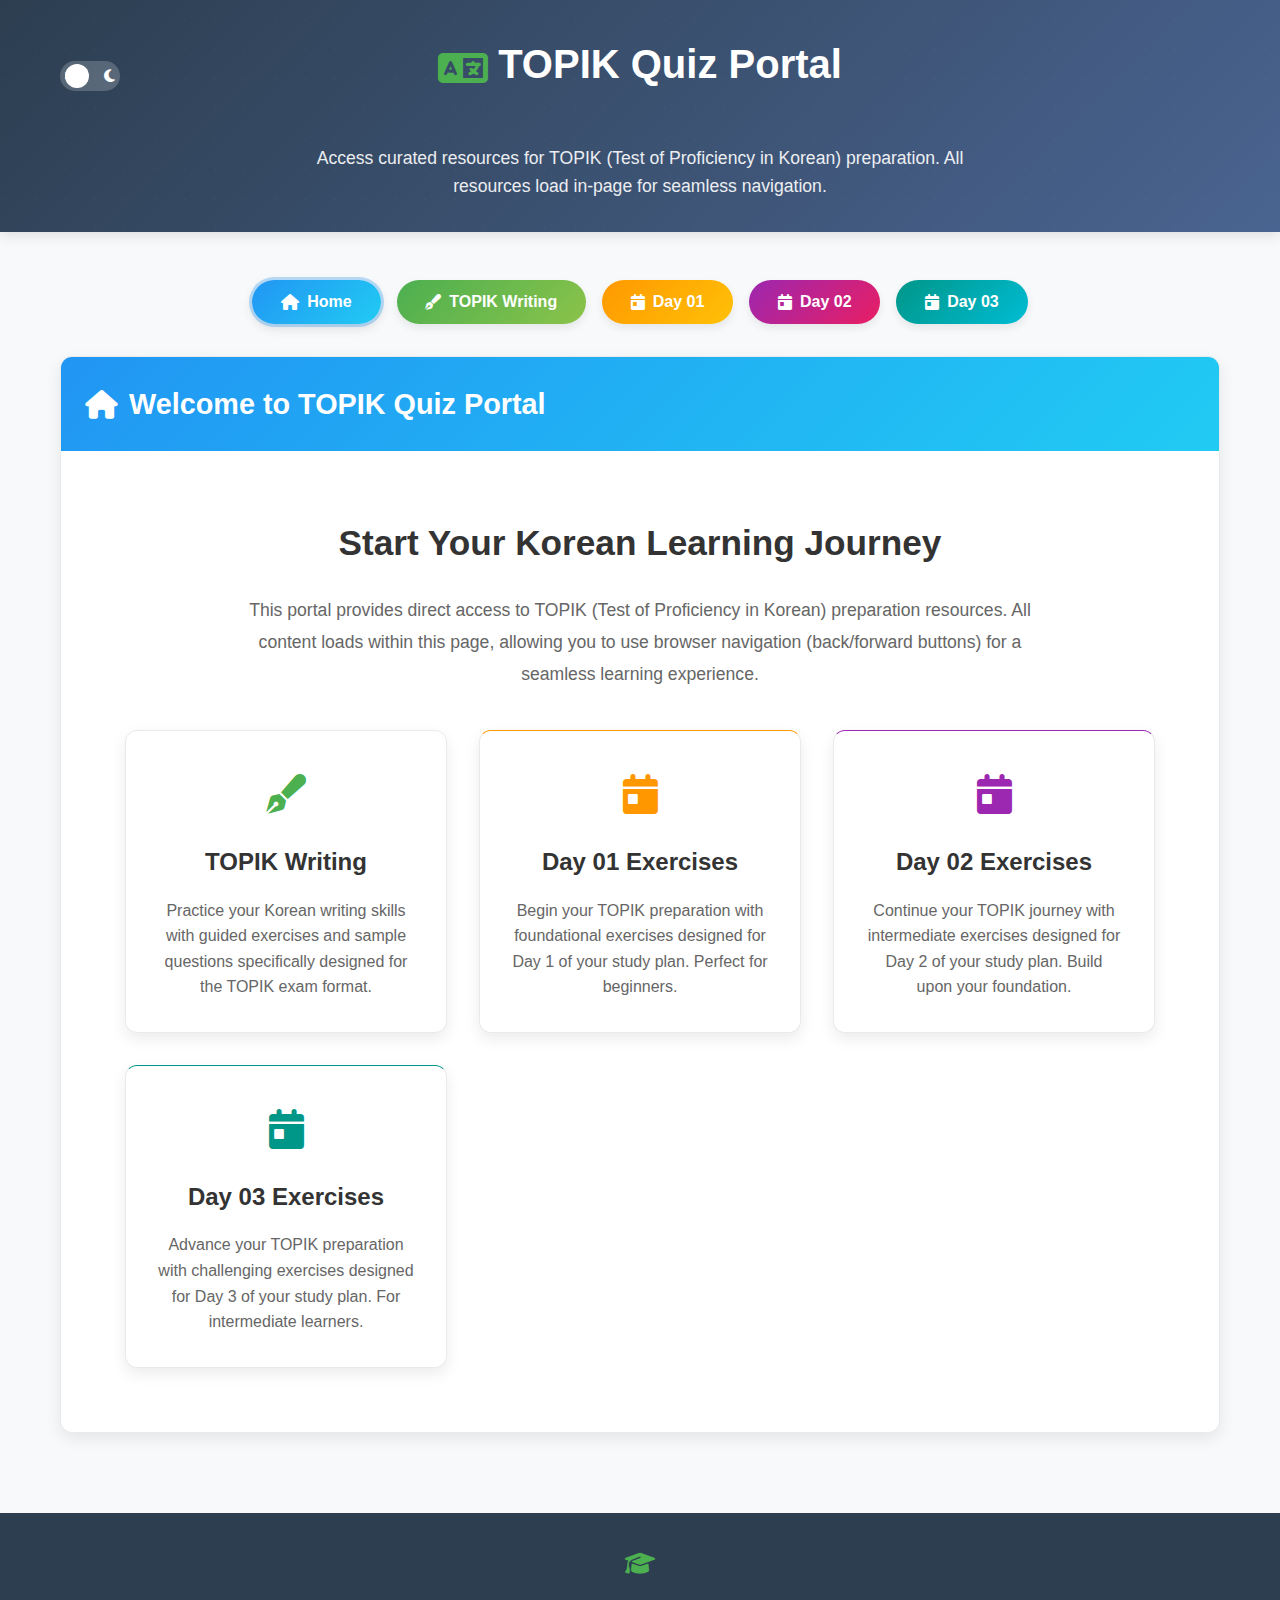
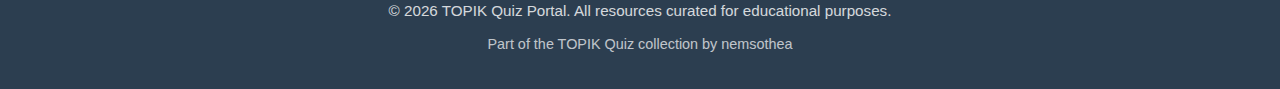
<file: index.html>
<!DOCTYPE html>
<html lang="en">
<head>
    <meta charset="UTF-8">
    <meta name="viewport" content="width=device-width, initial-scale=1.0">
    <title>TOPIK Quiz Portal</title>
    <link rel="stylesheet" href="https://cdnjs.cloudflare.com/ajax/libs/font-awesome/6.4.0/css/all.min.css">
    <link rel="stylesheet" href="styles.css">
</head>
<body data-theme="light">
    <!-- Header Section -->
    <header>
        <div class="container">
            <div class="header-top">
                <button class="theme-toggle" id="themeToggle" aria-label="Toggle dark mode">
                    <span class="theme-icon sun-icon"><i class="fas fa-sun"></i></span>
                    <span class="theme-icon moon-icon"><i class="fas fa-moon"></i></span>
                </button>
                <div class="logo">
                    <i class="fas fa-language"></i>
                    <h1>TOPIK Quiz Portal</h1>
                </div>
                <div style="width: 60px;"></div> <!-- Spacer for alignment -->
            </div>
            <div class="header-content">
                <p class="subtitle">Access curated resources for TOPIK (Test of Proficiency in Korean) preparation. All resources load in-page for seamless navigation.</p>
            </div>
        </div>
    </header>

    <!-- Main Content -->
    <section class="main-content">
        <div class="container">
            <!-- Navigation Bar -->
            <div class="nav-bar">
                <button class="nav-btn home-btn active" onclick="showHome()" id="homeBtn">
                    <i class="fas fa-home"></i> Home
                </button>
                <button class="nav-btn topik-writing-btn" onclick="showTopikWriting()" id="topikWritingBtn">
                    <i class="fas fa-pen-fancy"></i> TOPIK Writing
                </button>
                <button class="nav-btn day-01-btn" onclick="showDay01()" id="day01Btn">
                    <i class="fas fa-calendar-day"></i> Day 01
                </button>
                <button class="nav-btn day-02-btn" onclick="showDay02()" id="day02Btn">
                    <i class="fas fa-calendar-day"></i> Day 02
                </button>
                <button class="nav-btn day-03-btn" onclick="showDay03()" id="day03Btn">
                    <i class="fas fa-calendar-day"></i> Day 03
                </button>
            </div>
            
            <!-- Content Area -->
            <div class="content-area fade-in" id="contentArea">
                <!-- Home content will be shown by default -->
                <div class="content-header">
                    <div class="content-title">
                        <i class="fas fa-home"></i> Welcome to TOPIK Quiz Portal
                    </div>
                </div>
                <div class="content-body">
                    <div class="home-content">
                        <h2 class="welcome-title">Start Your Korean Learning Journey</h2>
                        <p class="welcome-text">
                            This portal provides direct access to TOPIK (Test of Proficiency in Korean) preparation resources. 
                            All content loads within this page, allowing you to use browser navigation (back/forward buttons) 
                            for a seamless learning experience.
                        </p>
                        
                        <div class="feature-cards">
                            <div class="feature-card" onclick="showTopikWriting(event)" id="topikWritingCard">
                                <div class="feature-icon">
                                    <i class="fas fa-pen-fancy"></i>
                                </div>
                                <h3 class="feature-title">TOPIK Writing</h3>
                                <p class="feature-desc">
                                    Practice your Korean writing skills with guided exercises and sample questions 
                                    specifically designed for the TOPIK exam format.
                                </p>
                            </div>
                            
                            <div class="feature-card day-01-card" onclick="showDay01(event)" id="day01Card">
                                <div class="feature-icon">
                                    <i class="fas fa-calendar-day"></i>
                                </div>
                                <h3 class="feature-title">Day 01 Exercises</h3>
                                <p class="feature-desc">
                                    Begin your TOPIK preparation with foundational exercises designed for 
                                    Day 1 of your study plan. Perfect for beginners.
                                </p>
                            </div>
                            
                            <div class="feature-card day-02-card" onclick="showDay02(event)" id="day02Card">
                                <div class="feature-icon">
                                    <i class="fas fa-calendar-day"></i>
                                </div>
                                <h3 class="feature-title">Day 02 Exercises</h3>
                                <p class="feature-desc">
                                    Continue your TOPIK journey with intermediate exercises designed for 
                                    Day 2 of your study plan. Build upon your foundation.
                                </p>
                            </div>
                            
                            <div class="feature-card day-03-card" onclick="showDay03(event)" id="day03Card">
                                <div class="feature-icon">
                                    <i class="fas fa-calendar-day"></i>
                                </div>
                                <h3 class="feature-title">Day 03 Exercises</h3>
                                <p class="feature-desc">
                                    Advance your TOPIK preparation with challenging exercises designed for 
                                    Day 3 of your study plan. For intermediate learners.
                                </p>
                            </div>
                        </div>
                    </div>
                </div>
            </div>
        </div>
    </section>

    <!-- Footer -->
    <footer>
        <div class="container">
            <div class="footer-content">
                <div class="footer-logo">
                    <i class="fas fa-graduation-cap"></i>
                </div>
                <p class="copyright">&copy; 2026 TOPIK Quiz Portal. All resources curated for educational purposes.</p>
                <p style="margin-top: 10px; opacity: 0.7; font-size: 0.9rem;">Part of the TOPIK Quiz collection by nemsothea</p>
            </div>
        </div>
    </footer>

    <script src="script.js"></script>
</body>
</html>
</file>
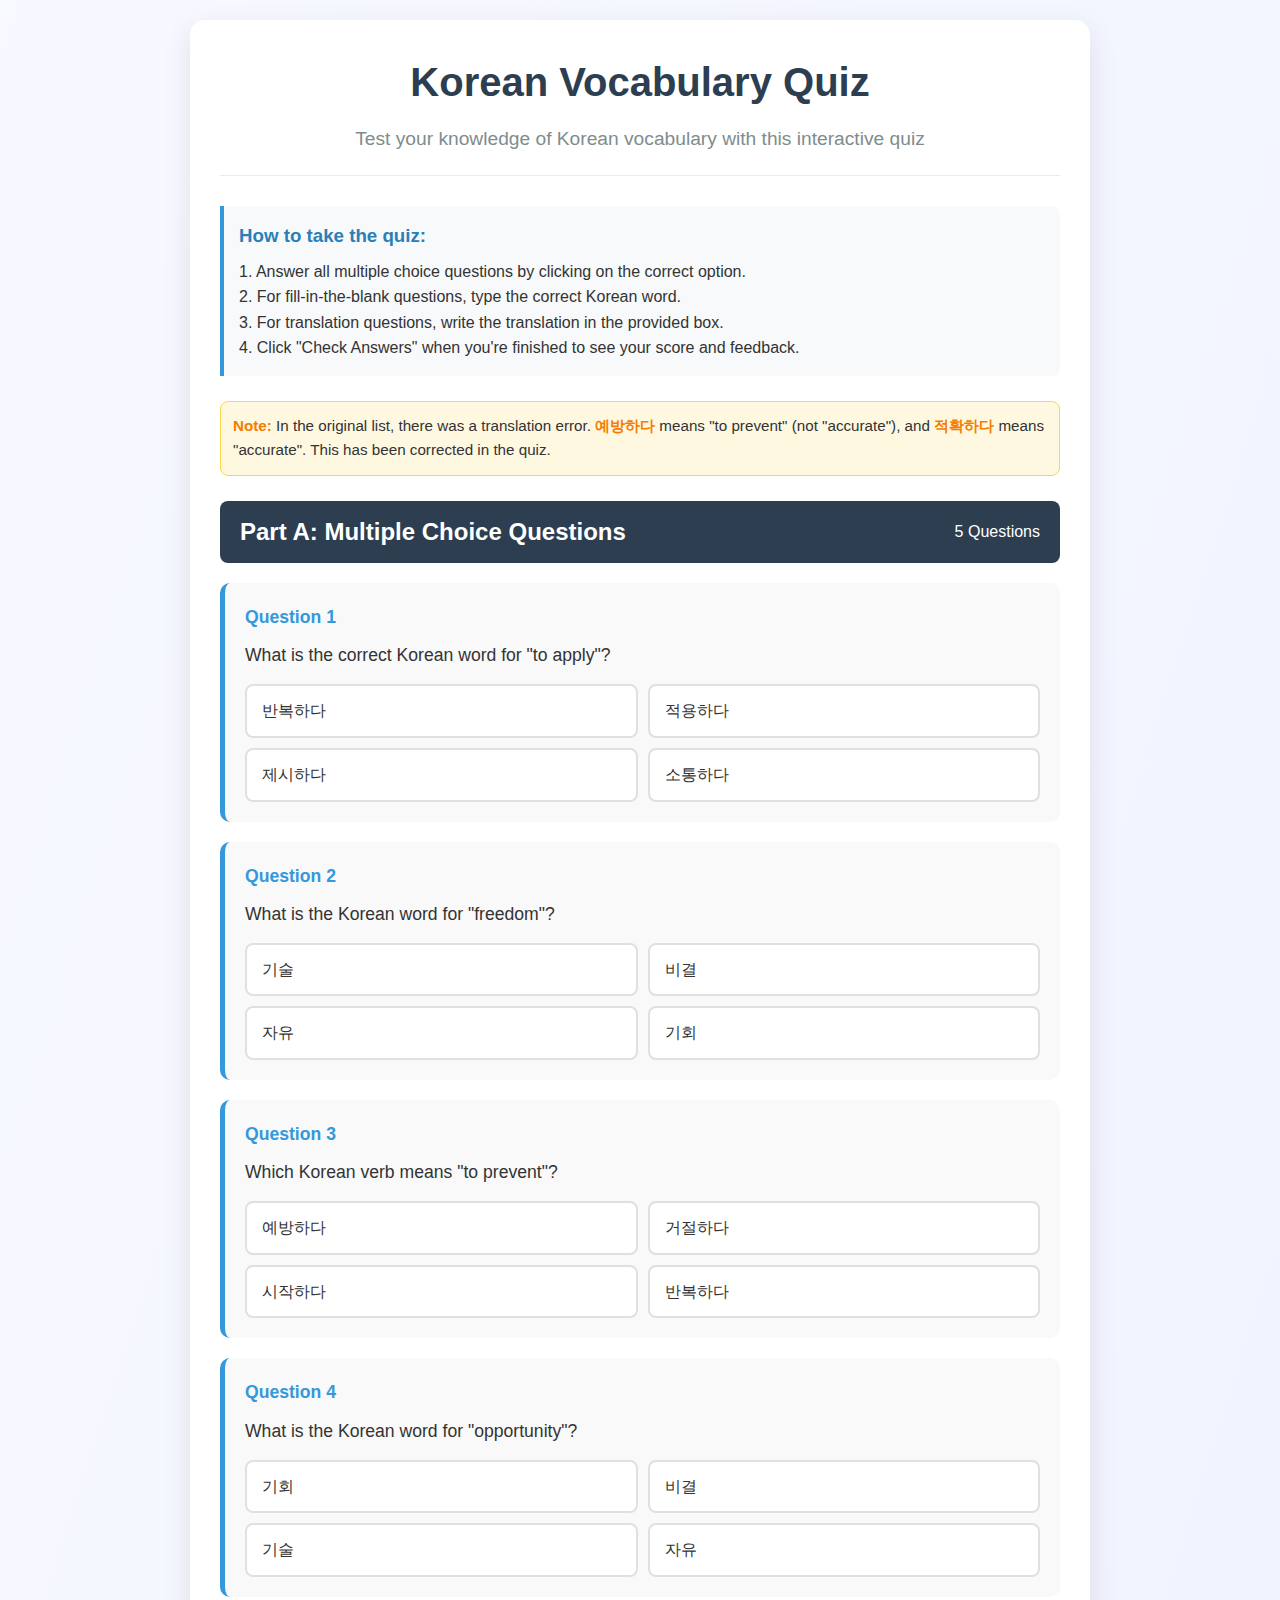
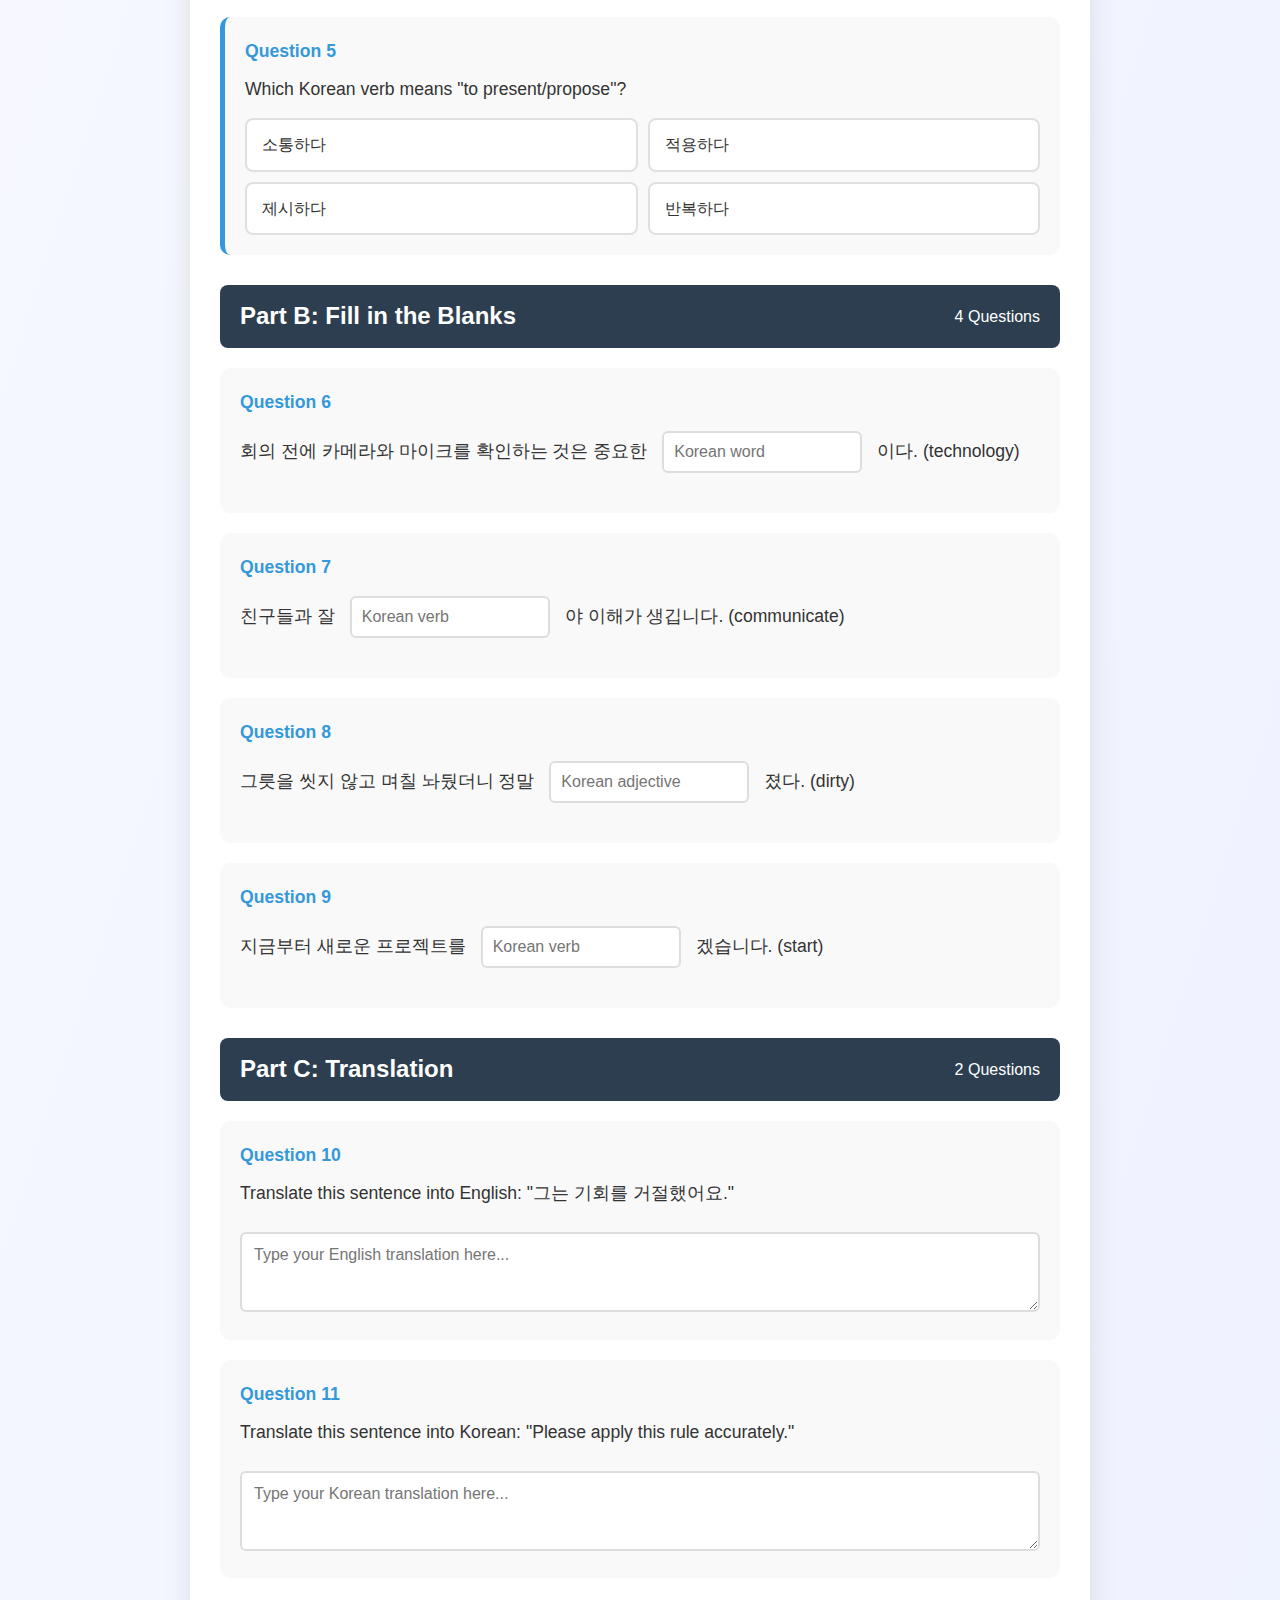
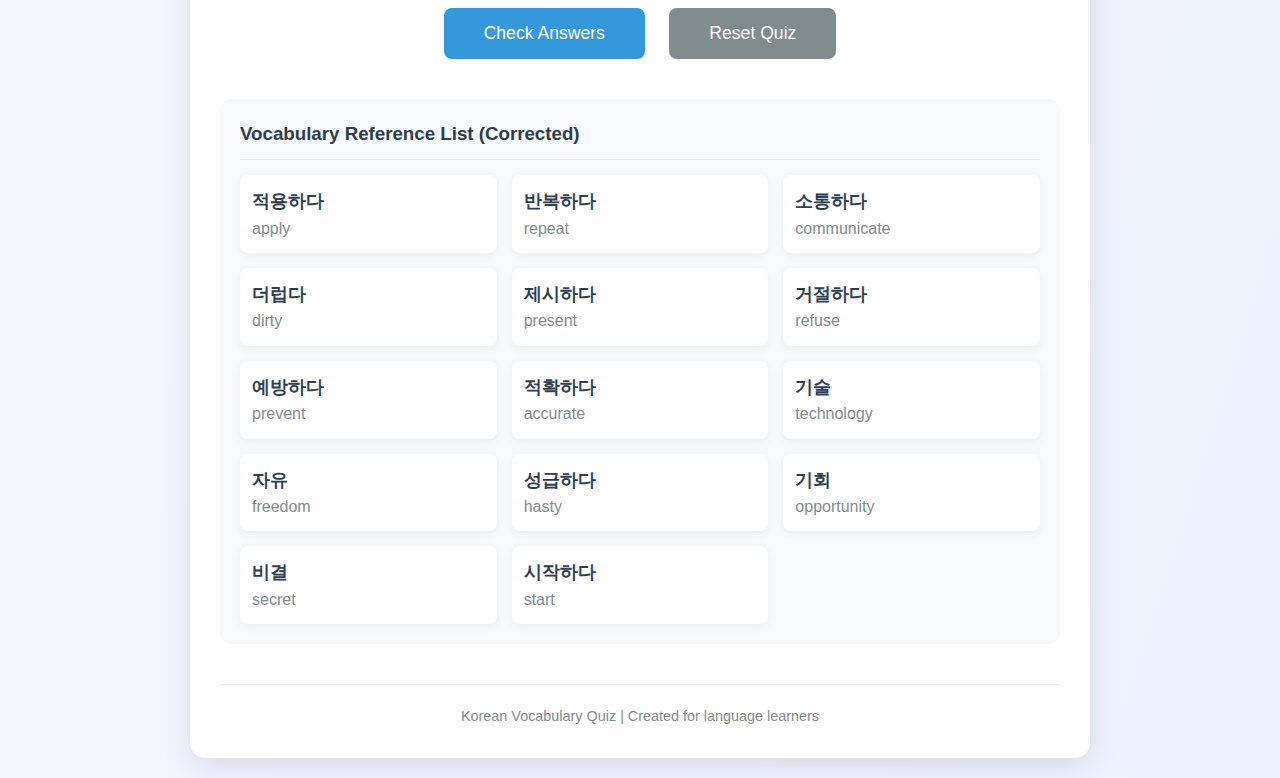
<file: DAY-01.html>
<!DOCTYPE html>
<html lang="en">
<head>
    <meta charset="UTF-8">
    <meta name="viewport" content="width=device-width, initial-scale=1.0">
    <title>Korean Vocabulary Quiz</title>
    <style>
        * {
            box-sizing: border-box;
            margin: 0;
            padding: 0;
            font-family: 'Segoe UI', Tahoma, Geneva, Verdana, sans-serif;
        }
        
        body {
            background-color: #f5f7fa;
            color: #333;
            line-height: 1.6;
            padding: 20px;
            background-image: linear-gradient(to bottom right, #f8f9ff, #eef2ff);
        }
        
        .container {
            max-width: 900px;
            margin: 0 auto;
            background-color: white;
            border-radius: 15px;
            box-shadow: 0 10px 30px rgba(0, 0, 0, 0.1);
            padding: 30px;
            overflow: hidden;
        }
        
        header {
            text-align: center;
            margin-bottom: 30px;
            padding-bottom: 20px;
            border-bottom: 1px solid #eaeaea;
        }
        
        h1 {
            color: #2c3e50;
            margin-bottom: 10px;
            font-size: 2.5rem;
        }
        
        .subtitle {
            color: #7f8c8d;
            font-size: 1.2rem;
        }
        
        .instructions {
            background-color: #f8f9fa;
            border-left: 4px solid #3498db;
            padding: 15px;
            margin-bottom: 25px;
            border-radius: 0 8px 8px 0;
        }
        
        .instructions h3 {
            color: #2980b9;
            margin-bottom: 8px;
        }
        
        .correction-note {
            background-color: #fff8e1;
            border: 1px solid #ffd54f;
            padding: 12px;
            border-radius: 8px;
            margin-bottom: 25px;
            font-size: 0.95rem;
        }
        
        .correction-note strong {
            color: #f57c00;
        }
        
        .quiz-section {
            margin-bottom: 30px;
        }
        
        .section-title {
            background-color: #2c3e50;
            color: white;
            padding: 12px 20px;
            border-radius: 8px;
            margin-bottom: 20px;
            display: flex;
            justify-content: space-between;
            align-items: center;
        }
        
        .question {
            background-color: #f9f9f9;
            padding: 20px;
            border-radius: 10px;
            margin-bottom: 20px;
            border-left: 5px solid #3498db;
            transition: all 0.3s ease;
        }
        
        .question:hover {
            box-shadow: 0 5px 15px rgba(0, 0, 0, 0.05);
        }
        
        .question-number {
            font-weight: bold;
            color: #3498db;
            font-size: 1.1rem;
            margin-bottom: 10px;
        }
        
        .question-text {
            font-size: 1.1rem;
            margin-bottom: 15px;
        }
        
        .options {
            display: grid;
            grid-template-columns: 1fr;
            gap: 10px;
        }
        
        @media (min-width: 600px) {
            .options {
                grid-template-columns: 1fr 1fr;
            }
        }
        
        .option {
            padding: 12px 15px;
            background-color: white;
            border: 2px solid #e0e0e0;
            border-radius: 8px;
            cursor: pointer;
            transition: all 0.2s ease;
        }
        
        .option:hover {
            background-color: #f0f7ff;
            border-color: #3498db;
        }
        
        .option.selected {
            background-color: #3498db;
            color: white;
            border-color: #2980b9;
        }
        
        .option.correct {
            background-color: #2ecc71;
            color: white;
            border-color: #27ae60;
        }
        
        .option.incorrect {
            background-color: #e74c3c;
            color: white;
            border-color: #c0392b;
        }
        
        .fill-blank {
            padding: 20px;
            background-color: #f9f9f9;
            border-radius: 10px;
            margin-bottom: 20px;
        }
        
        .fill-blank input {
            padding: 10px;
            border: 2px solid #ddd;
            border-radius: 6px;
            width: 200px;
            font-size: 1rem;
            margin: 5px 10px;
        }
        
        .fill-blank input.correct-answer {
            border-color: #2ecc71;
            background-color: #eafaf1;
        }
        
        .fill-blank input.incorrect-answer {
            border-color: #e74c3c;
            background-color: #fdeaea;
        }
        
        .translation-section {
            padding: 20px;
            background-color: #f9f9f9;
            border-radius: 10px;
            margin-bottom: 20px;
        }
        
        .translation-input {
            width: 100%;
            padding: 12px;
            border: 2px solid #ddd;
            border-radius: 6px;
            font-size: 1rem;
            margin-top: 10px;
            resize: vertical;
            min-height: 80px;
        }
        
        .button-container {
            text-align: center;
            margin-top: 30px;
        }
        
        button {
            padding: 15px 40px;
            background-color: #3498db;
            color: white;
            border: none;
            border-radius: 8px;
            font-size: 1.1rem;
            cursor: pointer;
            transition: all 0.3s ease;
            margin: 0 10px;
        }
        
        button:hover {
            background-color: #2980b9;
            transform: translateY(-2px);
            box-shadow: 0 5px 15px rgba(41, 128, 185, 0.3);
        }
        
        button:active {
            transform: translateY(0);
        }
        
        #resetBtn {
            background-color: #7f8c8d;
        }
        
        #resetBtn:hover {
            background-color: #5d6b6c;
        }
        
        .results {
            display: none;
            text-align: center;
            padding: 30px;
            background-color: #f8f9fa;
            border-radius: 10px;
            margin-top: 30px;
        }
        
        .results h2 {
            color: #2c3e50;
            margin-bottom: 20px;
        }
        
        .score {
            font-size: 3rem;
            font-weight: bold;
            color: #3498db;
            margin: 20px 0;
        }
        
        .score-text {
            font-size: 1.3rem;
            margin-bottom: 25px;
        }
        
        .answers-review {
            text-align: left;
            margin-top: 30px;
            padding-top: 20px;
            border-top: 1px solid #eaeaea;
        }
        
        .vocabulary-list {
            background-color: #f8f9fa;
            border-radius: 10px;
            padding: 20px;
            margin-top: 40px;
        }
        
        .vocabulary-list h3 {
            color: #2c3e50;
            margin-bottom: 15px;
            padding-bottom: 10px;
            border-bottom: 1px solid #eaeaea;
        }
        
        .word-grid {
            display: grid;
            grid-template-columns: repeat(auto-fill, minmax(200px, 1fr));
            gap: 15px;
        }
        
        .word-item {
            padding: 12px;
            background-color: white;
            border-radius: 8px;
            box-shadow: 0 3px 10px rgba(0, 0, 0, 0.05);
        }
        
        .korean {
            font-weight: bold;
            color: #2c3e50;
            font-size: 1.1rem;
        }
        
        .english {
            color: #7f8c8d;
        }
        
        .correct-word {
            border-left: 4px solid #2ecc71;
        }
        
        .incorrect-word {
            border-left: 4px solid #e74c3c;
        }
        
        .feedback {
            margin-top: 10px;
            padding: 8px;
            border-radius: 5px;
            font-size: 0.9rem;
            display: none;
        }
        
        .correct-feedback {
            background-color: #d5f4e6;
            color: #27ae60;
        }
        
        .incorrect-feedback {
            background-color: #fadbd8;
            color: #c0392b;
        }
        
        footer {
            text-align: center;
            margin-top: 40px;
            color: #7f8c8d;
            font-size: 0.9rem;
            padding-top: 20px;
            border-top: 1px solid #eaeaea;
        }
        
        @media (max-width: 768px) {
            .container {
                padding: 15px;
            }
            
            h1 {
                font-size: 2rem;
            }
            
            button {
                display: block;
                width: 100%;
                margin-bottom: 15px;
            }
        }
    </style>
</head>
<body>
    <div class="container">
        <header>
            <h1>Korean Vocabulary Quiz</h1>
            <p class="subtitle">Test your knowledge of Korean vocabulary with this interactive quiz</p>
        </header>
        
        <div class="instructions">
            <h3>How to take the quiz:</h3>
            <p>1. Answer all multiple choice questions by clicking on the correct option.</p>
            <p>2. For fill-in-the-blank questions, type the correct Korean word.</p>
            <p>3. For translation questions, write the translation in the provided box.</p>
            <p>4. Click "Check Answers" when you're finished to see your score and feedback.</p>
        </div>
        
        <div class="correction-note">
            <p><strong>Note:</strong> In the original list, there was a translation error. <strong>예방하다</strong> means "to prevent" (not "accurate"), and <strong>적확하다</strong> means "accurate". This has been corrected in the quiz.</p>
        </div>
        
        <div class="quiz-section">
            <div class="section-title">
                <h2>Part A: Multiple Choice Questions</h2>
                <span>5 Questions</span>
            </div>
            
            <!-- Question 1 -->
            <div class="question" id="q1">
                <div class="question-number">Question 1</div>
                <div class="question-text">What is the correct Korean word for "to apply"?</div>
                <div class="options">
                    <div class="option" data-correct="false">반복하다</div>
                    <div class="option" data-correct="true">적용하다</div>
                    <div class="option" data-correct="false">제시하다</div>
                    <div class="option" data-correct="false">소통하다</div>
                </div>
                <div class="feedback correct-feedback">Correct! 적용하다 means "to apply".</div>
                <div class="feedback incorrect-feedback">Incorrect. The correct answer is 적용하다.</div>
            </div>
            
            <!-- Question 2 -->
            <div class="question" id="q2">
                <div class="question-number">Question 2</div>
                <div class="question-text">What is the Korean word for "freedom"?</div>
                <div class="options">
                    <div class="option" data-correct="false">기술</div>
                    <div class="option" data-correct="false">비결</div>
                    <div class="option" data-correct="true">자유</div>
                    <div class="option" data-correct="false">기회</div>
                </div>
                <div class="feedback correct-feedback">Correct! 자유 means "freedom".</div>
                <div class="feedback incorrect-feedback">Incorrect. The correct answer is 자유.</div>
            </div>
            
            <!-- Question 3 -->
            <div class="question" id="q3">
                <div class="question-number">Question 3</div>
                <div class="question-text">Which Korean verb means "to prevent"?</div>
                <div class="options">
                    <div class="option" data-correct="true">예방하다</div>
                    <div class="option" data-correct="false">거절하다</div>
                    <div class="option" data-correct="false">시작하다</div>
                    <div class="option" data-correct="false">반복하다</div>
                </div>
                <div class="feedback correct-feedback">Correct! 예방하다 means "to prevent".</div>
                <div class="feedback incorrect-feedback">Incorrect. The correct answer is 예방하다.</div>
            </div>
            
            <!-- Question 4 -->
            <div class="question" id="q4">
                <div class="question-number">Question 4</div>
                <div class="question-text">What is the Korean word for "opportunity"?</div>
                <div class="options">
                    <div class="option" data-correct="true">기회</div>
                    <div class="option" data-correct="false">비결</div>
                    <div class="option" data-correct="false">기술</div>
                    <div class="option" data-correct="false">자유</div>
                </div>
                <div class="feedback correct-feedback">Correct! 기회 means "opportunity".</div>
                <div class="feedback incorrect-feedback">Incorrect. The correct answer is 기회.</div>
            </div>
            
            <!-- Question 5 -->
            <div class="question" id="q5">
                <div class="question-number">Question 5</div>
                <div class="question-text">Which Korean verb means "to present/propose"?</div>
                <div class="options">
                    <div class="option" data-correct="false">소통하다</div>
                    <div class="option" data-correct="false">적용하다</div>
                    <div class="option" data-correct="true">제시하다</div>
                    <div class="option" data-correct="false">반복하다</div>
                </div>
                <div class="feedback correct-feedback">Correct! 제시하다 means "to present/propose".</div>
                <div class="feedback incorrect-feedback">Incorrect. The correct answer is 제시하다.</div>
            </div>
        </div>
        
        <div class="quiz-section">
            <div class="section-title">
                <h2>Part B: Fill in the Blanks</h2>
                <span>4 Questions</span>
            </div>
            
            <!-- Question 6 -->
            <div class="fill-blank" id="q6">
                <div class="question-number">Question 6</div>
                <div class="question-text">회의 전에 카메라와 마이크를 확인하는 것은 중요한 <input type="text" id="blank1" placeholder="Korean word"> 이다. (technology)</div>
            </div>
            
            <!-- Question 7 -->
            <div class="fill-blank" id="q7">
                <div class="question-number">Question 7</div>
                <div class="question-text">친구들과 잘 <input type="text" id="blank2" placeholder="Korean verb"> 야 이해가 생깁니다. (communicate)</div>
            </div>
            
            <!-- Question 8 -->
            <div class="fill-blank" id="q8">
                <div class="question-number">Question 8</div>
                <div class="question-text">그릇을 씻지 않고 며칠 놔뒀더니 정말 <input type="text" id="blank3" placeholder="Korean adjective"> 졌다. (dirty)</div>
            </div>
            
            <!-- Question 9 -->
            <div class="fill-blank" id="q9">
                <div class="question-number">Question 9</div>
                <div class="question-text">지금부터 새로운 프로젝트를 <input type="text" id="blank4" placeholder="Korean verb"> 겠습니다. (start)</div>
            </div>
        </div>
        
        <div class="quiz-section">
            <div class="section-title">
                <h2>Part C: Translation</h2>
                <span>2 Questions</span>
            </div>
            
            <!-- Question 10 -->
            <div class="translation-section" id="q10">
                <div class="question-number">Question 10</div>
                <div class="question-text">Translate this sentence into English: "그는 기회를 거절했어요."</div>
                <textarea class="translation-input" id="translation1" placeholder="Type your English translation here..."></textarea>
            </div>
            
            <!-- Question 11 -->
            <div class="translation-section" id="q11">
                <div class="question-number">Question 11</div>
                <div class="question-text">Translate this sentence into Korean: "Please apply this rule accurately."</div>
                <textarea class="translation-input" id="translation2" placeholder="Type your Korean translation here..."></textarea>
            </div>
        </div>
        
        <div class="button-container">
            <button id="checkBtn">Check Answers</button>
            <button id="resetBtn">Reset Quiz</button>
        </div>
        
        <div class="results" id="results">
            <h2>Quiz Results</h2>
            <div class="score" id="score">0/11</div>
            <div class="score-text" id="scoreText"></div>
            
            <div class="answers-review">
                <h3>Answers Review:</h3>
                <div id="answersList"></div>
            </div>
        </div>
        
        <div class="vocabulary-list">
            <h3>Vocabulary Reference List (Corrected)</h3>
            <div class="word-grid" id="vocabList">
                <!-- Vocabulary items will be generated by JavaScript -->
            </div>
        </div>
        
        <footer>
            <p>Korean Vocabulary Quiz | Created for language learners</p>
        </footer>
    </div>

    <script>
        // Vocabulary data (corrected)
        const vocabulary = [
            { korean: "적용하다", english: "apply" },
            { korean: "반복하다", english: "repeat" },
            { korean: "소통하다", english: "communicate" },
            { korean: "더럽다", english: "dirty" },
            { korean: "제시하다", english: "present" },
            { korean: "거절하다", english: "refuse" },
            { korean: "예방하다", english: "prevent" },
            { korean: "적확하다", english: "accurate" },
            { korean: "기술", english: "technology" },
            { korean: "자유", english: "freedom" },
            { korean: "성급하다", english: "hasty" },
            { korean: "기회", english: "opportunity" },
            { korean: "비결", english: "secret" },
            { korean: "시작하다", english: "start" }
        ];
        
        // Correct answers for the quiz
        const correctAnswers = {
            // Multiple choice
            q1: "적용하다",
            q2: "자유",
            q3: "예방하다",
            q4: "기회",
            q5: "제시하다",
            
            // Fill in the blanks
            blank1: "기술",
            blank2: "소통하다",
            blank3: "더럽다",
            blank4: "시작하다",
            
            // Translation
            translation1: ["He refused the opportunity", "He refused the opportunity."],
            translation2: ["이 규칙을 정확하게 적용해 주세요", "이 규칙을 적확하게 적용해 주세요"]
        };
        
        // Initialize the vocabulary list
        function initVocabularyList() {
            const vocabList = document.getElementById('vocabList');
            vocabList.innerHTML = '';
            
            vocabulary.forEach(word => {
                const wordItem = document.createElement('div');
                wordItem.className = 'word-item';
                wordItem.innerHTML = `
                    <div class="korean">${word.korean}</div>
                    <div class="english">${word.english}</div>
                `;
                vocabList.appendChild(wordItem);
            });
        }
        
        // Set up event listeners for multiple choice questions
        function setupMultipleChoice() {
            const options = document.querySelectorAll('.option');
            
            options.forEach(option => {
                option.addEventListener('click', function() {
                    // Remove selected class from siblings
                    const siblings = this.parentElement.children;
                    for (let sibling of siblings) {
                        sibling.classList.remove('selected');
                    }
                    
                    // Add selected class to clicked option
                    this.classList.add('selected');
                });
            });
        }
        
        // Check the answers
        function checkAnswers() {
            let score = 0;
            const totalQuestions = 11;
            
            // Check multiple choice questions
            for (let i = 1; i <= 5; i++) {
                const question = document.getElementById(`q${i}`);
                const selectedOption = question.querySelector('.option.selected');
                const correctOption = question.querySelector('.option[data-correct="true"]');
                const correctAnswer = correctAnswers[`q${i}`];
                
                // Show feedback
                const correctFeedback = question.querySelector('.correct-feedback');
                const incorrectFeedback = question.querySelector('.incorrect-feedback');
                
                if (selectedOption) {
                    if (selectedOption.getAttribute('data-correct') === 'true') {
                        selectedOption.classList.add('correct');
                        correctFeedback.style.display = 'block';
                        incorrectFeedback.style.display = 'none';
                        score++;
                    } else {
                        selectedOption.classList.add('incorrect');
                        correctOption.classList.add('correct');
                        correctFeedback.style.display = 'none';
                        incorrectFeedback.style.display = 'block';
                    }
                } else {
                    // If no option selected, show correct answer
                    correctOption.classList.add('correct');
                    correctFeedback.style.display = 'none';
                    incorrectFeedback.style.display = 'block';
                }
            }
            
            // Check fill in the blanks
            const blankAnswers = {
                blank1: "기술",
                blank2: "소통하다",
                blank3: "더럽다",
                blank4: "시작하다"
            };
            
            for (let i = 1; i <= 4; i++) {
                const input = document.getElementById(`blank${i}`);
                const userAnswer = input.value.trim();
                const correctAnswer = blankAnswers[`blank${i}`];
                
                if (userAnswer === correctAnswer) {
                    input.classList.add('correct-answer');
                    input.classList.remove('incorrect-answer');
                    score++;
                } else {
                    input.classList.add('incorrect-answer');
                    input.classList.remove('correct-answer');
                }
            }
            
            // Check translations
            // Question 10
            const translation1 = document.getElementById('translation1');
            const userTranslation1 = translation1.value.trim().toLowerCase();
            const isTranslation1Correct = correctAnswers.translation1.some(answer => 
                userTranslation1 === answer.toLowerCase()
            );
            
            if (isTranslation1Correct) {
                translation1.classList.add('correct-answer');
                translation1.classList.remove('incorrect-answer');
                score++;
            } else {
                translation1.classList.add('incorrect-answer');
                translation1.classList.remove('correct-answer');
            }
            
            // Question 11
            const translation2 = document.getElementById('translation2');
            const userTranslation2 = translation2.value.trim();
            const isTranslation2Correct = correctAnswers.translation2.some(answer => 
                userTranslation2 === answer
            );
            
            if (isTranslation2Correct) {
                translation2.classList.add('correct-answer');
                translation2.classList.remove('incorrect-answer');
                score++;
            } else {
                translation2.classList.add('incorrect-answer');
                translation2.classList.remove('correct-answer');
            }
            
            // Show results
            showResults(score, totalQuestions);
        }
        
        // Show results
        function showResults(score, total) {
            const results = document.getElementById('results');
            const scoreElement = document.getElementById('score');
            const scoreText = document.getElementById('scoreText');
            const answersList = document.getElementById('answersList');
            
            // Calculate percentage
            const percentage = Math.round((score / total) * 100);
            
            // Update score display
            scoreElement.textContent = `${score}/${total}`;
            
            // Set score text based on performance
            let performanceText = '';
            if (percentage >= 90) {
                performanceText = 'Excellent! You have a great understanding of these Korean words.';
            } else if (percentage >= 70) {
                performanceText = 'Good job! You know most of these vocabulary words.';
            } else if (percentage >= 50) {
                performanceText = 'Not bad! Keep practicing to improve your Korean vocabulary.';
            } else {
                performanceText = 'Keep studying! Review the vocabulary list and try again.';
            }
            
            scoreText.textContent = performanceText;
            
            // Generate answers review
            answersList.innerHTML = `
                <p><strong>Multiple Choice Answers:</strong></p>
                <ul>
                    <li>1. 적용하다 (apply)</li>
                    <li>2. 자유 (freedom)</li>
                    <li>3. 예방하다 (prevent)</li>
                    <li>4. 기회 (opportunity)</li>
                    <li>5. 제시하다 (present)</li>
                </ul>
                <p><strong>Fill in the Blanks Answers:</strong></p>
                <ul>
                    <li>6. 기술 (technology)</li>
                    <li>7. 소통하다 (communicate)</li>
                    <li>8. 더럽다 (dirty)</li>
                    <li>9. 시작하다 (start)</li>
                </ul>
                <p><strong>Translation Answers:</strong></p>
                <ul>
                    <li>10. "He refused the opportunity." (그는 기회를 거절했어요.)</li>
                    <li>11. "이 규칙을 정확하게 적용해 주세요." (Please apply this rule accurately.)</li>
                </ul>
            `;
            
            // Show results section
            results.style.display = 'block';
            
            // Scroll to results
            results.scrollIntoView({ behavior: 'smooth' });
        }
        
        // Reset the quiz
        function resetQuiz() {
            // Reset multiple choice
            const options = document.querySelectorAll('.option');
            options.forEach(option => {
                option.classList.remove('selected', 'correct', 'incorrect');
            });
            
            // Reset feedback
            const feedbacks = document.querySelectorAll('.feedback');
            feedbacks.forEach(feedback => {
                feedback.style.display = 'none';
            });
            
            // Reset fill in the blanks
            const inputs = document.querySelectorAll('input[type="text"], textarea');
            inputs.forEach(input => {
                input.value = '';
                input.classList.remove('correct-answer', 'incorrect-answer');
            });
            
            // Hide results
            document.getElementById('results').style.display = 'none';
            
            // Scroll to top
            window.scrollTo({ top: 0, behavior: 'smooth' });
        }
        
        // Initialize the quiz
        document.addEventListener('DOMContentLoaded', function() {
            initVocabularyList();
            setupMultipleChoice();
            
            // Add event listeners to buttons
            document.getElementById('checkBtn').addEventListener('click', checkAnswers);
            document.getElementById('resetBtn').addEventListener('click', resetQuiz);
        });
    </script>
</body>
</html>
</file>
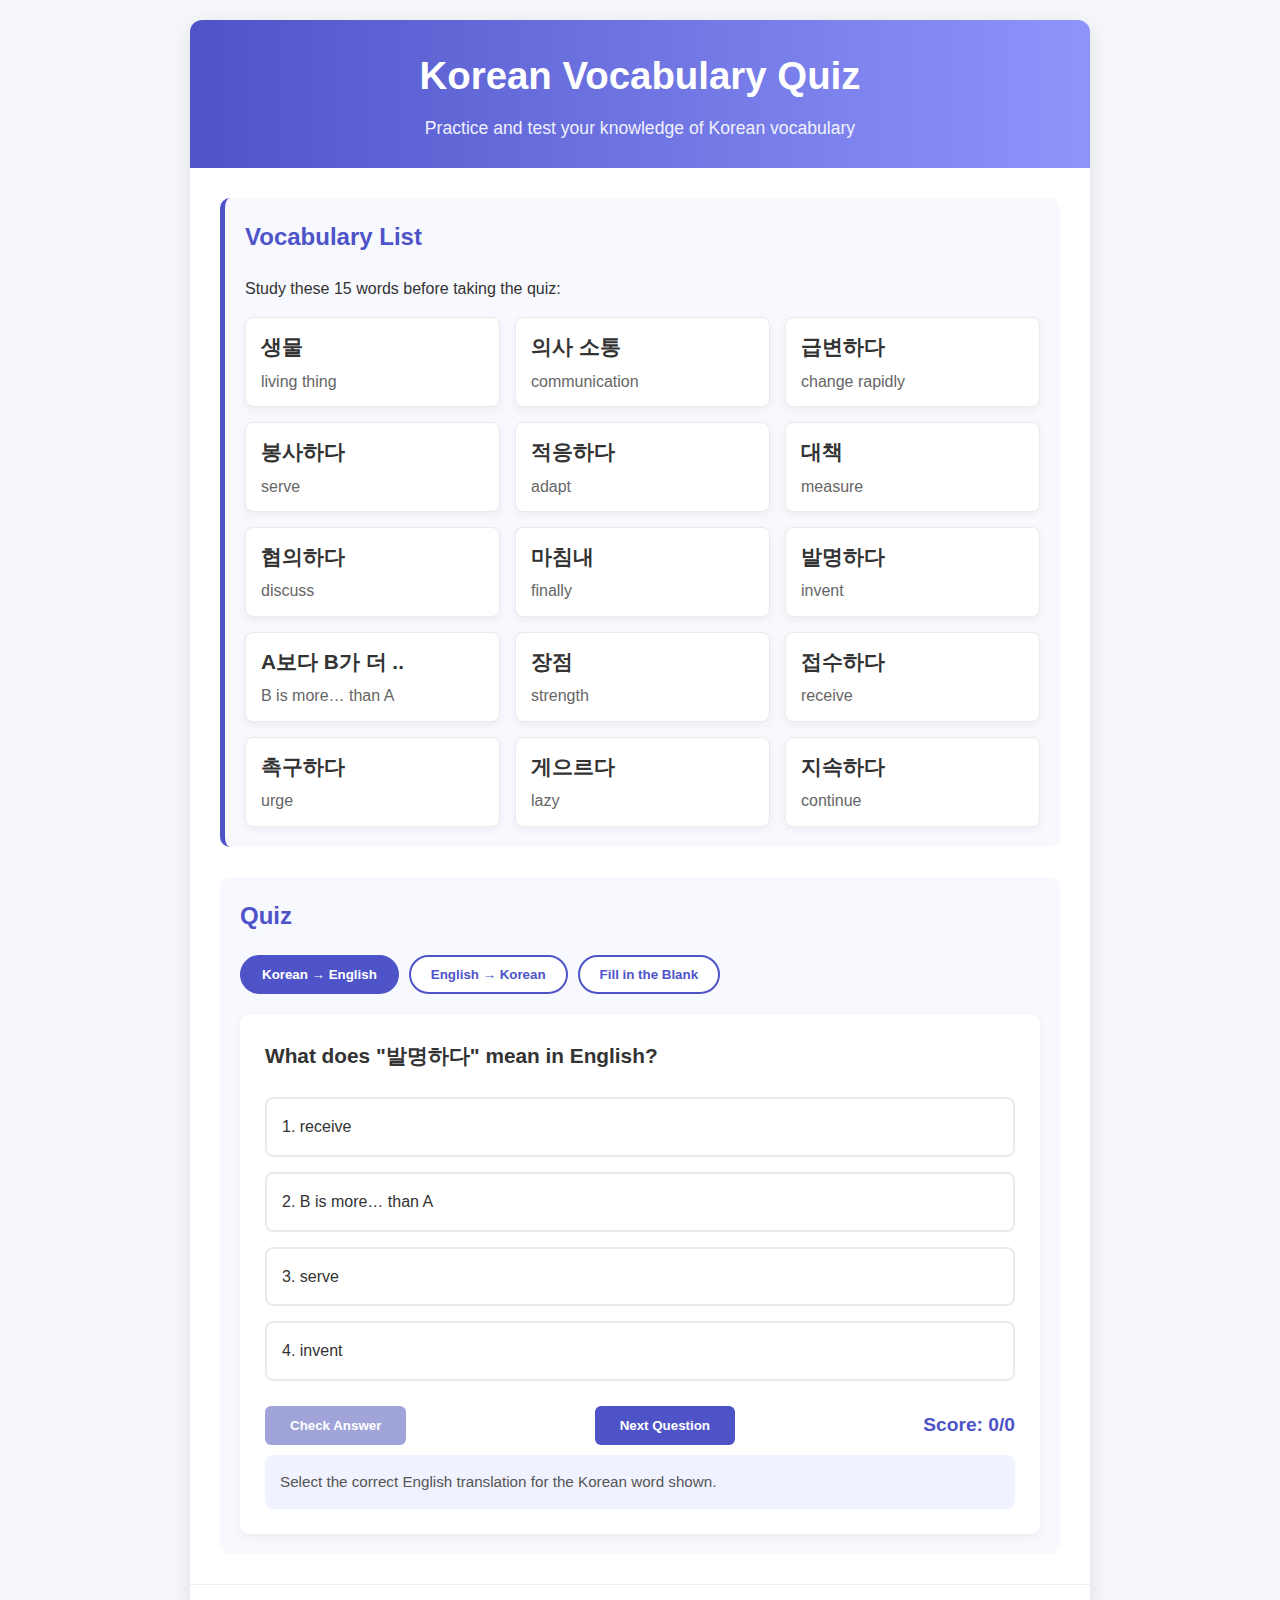
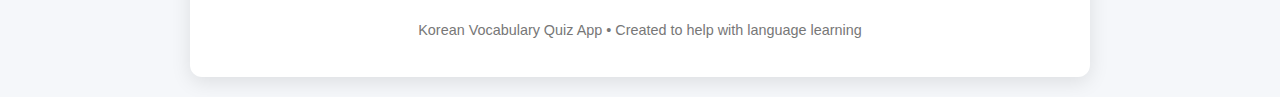
<file: day02.html>
<!DOCTYPE html>
<html lang="en">
<head>
    <meta charset="UTF-8">
    <meta name="viewport" content="width=device-width, initial-scale=1.0">
    <title>Korean Vocabulary Quiz</title>
    <style>
        * {
            box-sizing: border-box;
            font-family: 'Segoe UI', Tahoma, Geneva, Verdana, sans-serif;
        }
        
        body {
            margin: 0;
            padding: 20px;
            background-color: #f5f7fa;
            color: #333;
            line-height: 1.6;
        }
        
        .container {
            max-width: 900px;
            margin: 0 auto;
            background-color: white;
            border-radius: 12px;
            box-shadow: 0 5px 20px rgba(0, 0, 0, 0.1);
            overflow: hidden;
        }
        
        header {
            background: linear-gradient(to right, #4e54c8, #8f94fb);
            color: white;
            padding: 25px 30px;
            text-align: center;
        }
        
        h1 {
            margin: 0;
            font-size: 2.4rem;
        }
        
        .subtitle {
            margin-top: 8px;
            font-size: 1.1rem;
            opacity: 0.9;
        }
        
        .content {
            padding: 30px;
            display: flex;
            flex-direction: column;
            gap: 30px;
        }
        
        .vocabulary-list {
            background-color: #f8f9ff;
            border-radius: 10px;
            padding: 20px;
            border-left: 5px solid #4e54c8;
        }
        
        .vocabulary-list h2 {
            margin-top: 0;
            color: #4e54c8;
        }
        
        .vocab-grid {
            display: grid;
            grid-template-columns: repeat(auto-fill, minmax(250px, 1fr));
            gap: 15px;
            margin-top: 15px;
        }
        
        .vocab-item {
            padding: 12px 15px;
            background-color: white;
            border-radius: 8px;
            box-shadow: 0 3px 8px rgba(0, 0, 0, 0.05);
            border: 1px solid #eaeaea;
        }
        
        .korean {
            font-size: 1.3rem;
            font-weight: bold;
            color: #333;
        }
        
        .english {
            color: #666;
            margin-top: 5px;
        }
        
        .quiz-section {
            background-color: #f8f9ff;
            border-radius: 10px;
            padding: 20px;
        }
        
        .quiz-section h2 {
            margin-top: 0;
            color: #4e54c8;
        }
        
        .quiz-type-selector {
            display: flex;
            gap: 10px;
            margin-bottom: 20px;
            flex-wrap: wrap;
        }
        
        .quiz-btn {
            padding: 10px 20px;
            background-color: white;
            border: 2px solid #4e54c8;
            color: #4e54c8;
            border-radius: 30px;
            cursor: pointer;
            font-weight: bold;
            transition: all 0.3s ease;
        }
        
        .quiz-btn:hover, .quiz-btn.active {
            background-color: #4e54c8;
            color: white;
        }
        
        .quiz-container {
            background-color: white;
            border-radius: 10px;
            padding: 25px;
            box-shadow: 0 3px 10px rgba(0, 0, 0, 0.05);
            min-height: 300px;
        }
        
        .question {
            font-size: 1.3rem;
            margin-bottom: 25px;
            font-weight: bold;
            color: #333;
        }
        
        .options {
            display: flex;
            flex-direction: column;
            gap: 15px;
            margin-bottom: 25px;
        }
        
        .option {
            padding: 15px;
            border: 2px solid #eaeaea;
            border-radius: 8px;
            cursor: pointer;
            transition: all 0.2s ease;
        }
        
        .option:hover {
            background-color: #f5f7ff;
            border-color: #8f94fb;
        }
        
        .option.selected {
            background-color: #e6e9ff;
            border-color: #4e54c8;
        }
        
        .option.correct {
            background-color: #e7f7ef;
            border-color: #2ecc71;
        }
        
        .option.incorrect {
            background-color: #fdeaea;
            border-color: #e74c3c;
        }
        
        .result {
            padding: 15px;
            border-radius: 8px;
            margin-bottom: 20px;
            font-weight: bold;
            display: none;
        }
        
        .result.correct {
            background-color: #e7f7ef;
            color: #27ae60;
            display: block;
        }
        
        .result.incorrect {
            background-color: #fdeaea;
            color: #e74c3c;
            display: block;
        }
        
        .controls {
            display: flex;
            justify-content: space-between;
            align-items: center;
            flex-wrap: wrap;
            gap: 15px;
        }
        
        .control-btn {
            padding: 12px 25px;
            background-color: #4e54c8;
            color: white;
            border: none;
            border-radius: 6px;
            cursor: pointer;
            font-weight: bold;
            transition: background-color 0.3s;
        }
        
        .control-btn:hover {
            background-color: #3a3f9e;
        }
        
        .control-btn:disabled {
            background-color: #a0a4d9;
            cursor: not-allowed;
        }
        
        .score {
            font-size: 1.2rem;
            font-weight: bold;
            color: #4e54c8;
        }
        
        .instructions {
            background-color: #f0f2ff;
            padding: 15px;
            border-radius: 8px;
            margin-top: 10px;
            font-size: 0.95rem;
            color: #555;
        }
        
        footer {
            text-align: center;
            padding: 20px;
            color: #777;
            font-size: 0.9rem;
            border-top: 1px solid #eee;
        }
        
        @media (max-width: 768px) {
            .content {
                padding: 20px;
            }
            
            .vocab-grid {
                grid-template-columns: 1fr;
            }
            
            .quiz-type-selector {
                justify-content: center;
            }
            
            h1 {
                font-size: 2rem;
            }
        }
    </style>
</head>
<body>
    <div class="container">
        <header>
            <h1>Korean Vocabulary Quiz</h1>
            <div class="subtitle">Practice and test your knowledge of Korean vocabulary</div>
        </header>
        
        <div class="content">
            <div class="vocabulary-list">
                <h2>Vocabulary List</h2>
                <p>Study these 15 words before taking the quiz:</p>
                <div class="vocab-grid" id="vocabList">
                    <!-- Vocabulary list will be populated by JavaScript -->
                </div>
            </div>
            
            <div class="quiz-section">
                <h2>Quiz</h2>
                <div class="quiz-type-selector">
                    <button class="quiz-btn active" data-type="korean-to-english">Korean → English</button>
                    <button class="quiz-btn" data-type="english-to-korean">English → Korean</button>
                    <button class="quiz-btn" data-type="fill-in-blank">Fill in the Blank</button>
                </div>
                
                <div class="quiz-container">
                    <div class="question" id="question"></div>
                    
                    <div class="options" id="options"></div>
                    
                    <div class="result" id="result"></div>
                    
                    <div class="controls">
                        <button class="control-btn" id="checkBtn" disabled>Check Answer</button>
                        <button class="control-btn" id="nextBtn">Next Question</button>
                        <div class="score">Score: <span id="score">0</span>/<span id="total">0</span></div>
                    </div>
                    
                    <div class="instructions" id="instructions">
                        Select a quiz type and choose the correct answer for each question. Click "Check Answer" to verify your response, then "Next Question" to continue.
                    </div>
                </div>
            </div>
        </div>
        
        <footer>
            <p>Korean Vocabulary Quiz App • Created to help with language learning</p>
        </footer>
    </div>

    <script>
        // Vocabulary data
        const vocabulary = [
            { korean: "생물", english: "living thing" },
            { korean: "의사 소통", english: "communication" },
            { korean: "급변하다", english: "change rapidly" },
            { korean: "봉사하다", english: "serve" },
            { korean: "적응하다", english: "adapt" },
            { korean: "대책", english: "measure" },
            { korean: "협의하다", english: "discuss" },
            { korean: "마침내", english: "finally" },
            { korean: "발명하다", english: "invent" },
            { korean: "A보다 B가 더 ..", english: "B is more… than A" },
            { korean: "장점", english: "strength" },
            { korean: "접수하다", english: "receive" },
            { korean: "촉구하다", english: "urge" },
            { korean: "게으르다", english: "lazy" },
            { korean: "지속하다", english: "continue" }
        ];

        // DOM elements
        const vocabListEl = document.getElementById('vocabList');
        const quizTypeButtons = document.querySelectorAll('.quiz-btn');
        const questionEl = document.getElementById('question');
        const optionsEl = document.getElementById('options');
        const resultEl = document.getElementById('result');
        const checkBtn = document.getElementById('checkBtn');
        const nextBtn = document.getElementById('nextBtn');
        const scoreEl = document.getElementById('score');
        const totalEl = document.getElementById('total');
        const instructionsEl = document.getElementById('instructions');

        // Quiz state variables
        let currentQuizType = 'korean-to-english';
        let currentQuestionIndex = 0;
        let score = 0;
        let totalAnswered = 0;
        let selectedOption = null;
        let questions = [];
        
        // Initialize the app
        function init() {
            populateVocabularyList();
            setupQuizTypeButtons();
            generateQuestions();
            displayQuestion();
            updateScore();
            
            // Event listeners
            checkBtn.addEventListener('click', checkAnswer);
            nextBtn.addEventListener('click', nextQuestion);
        }
        
        // Populate the vocabulary list
        function populateVocabularyList() {
            vocabListEl.innerHTML = '';
            
            vocabulary.forEach(vocab => {
                const vocabItem = document.createElement('div');
                vocabItem.className = 'vocab-item';
                vocabItem.innerHTML = `
                    <div class="korean">${vocab.korean}</div>
                    <div class="english">${vocab.english}</div>
                `;
                vocabListEl.appendChild(vocabItem);
            });
        }
        
        // Set up quiz type buttons
        function setupQuizTypeButtons() {
            quizTypeButtons.forEach(button => {
                button.addEventListener('click', () => {
                    // Remove active class from all buttons
                    quizTypeButtons.forEach(btn => btn.classList.remove('active'));
                    // Add active class to clicked button
                    button.classList.add('active');
                    // Update quiz type
                    currentQuizType = button.getAttribute('data-type');
                    // Reset quiz
                    resetQuiz();
                    generateQuestions();
                    displayQuestion();
                    updateInstructions();
                });
            });
        }
        
        // Generate questions based on quiz type
        function generateQuestions() {
            questions = [];
            
            // Create a copy of vocabulary to work with
            let vocabPool = [...vocabulary];
            
            // For each word in vocabulary, create a question
            vocabulary.forEach((vocab, index) => {
                let question, correctAnswer, options;
                
                if (currentQuizType === 'korean-to-english') {
                    question = `What does "${vocab.korean}" mean in English?`;
                    correctAnswer = vocab.english;
                    
                    // Generate options (correct answer + 3 random wrong answers)
                    options = [correctAnswer];
                    while (options.length < 4) {
                        const randomVocab = vocabulary[Math.floor(Math.random() * vocabulary.length)];
                        if (!options.includes(randomVocab.english) && randomVocab.english !== correctAnswer) {
                            options.push(randomVocab.english);
                        }
                    }
                    
                } else if (currentQuizType === 'english-to-korean') {
                    question = `What is the Korean word for "${vocab.english}"?`;
                    correctAnswer = vocab.korean;
                    
                    // Generate options (correct answer + 3 random wrong answers)
                    options = [correctAnswer];
                    while (options.length < 4) {
                        const randomVocab = vocabulary[Math.floor(Math.random() * vocabulary.length)];
                        if (!options.includes(randomVocab.korean) && randomVocab.korean !== correctAnswer) {
                            options.push(randomVocab.korean);
                        }
                    }
                    
                } else if (currentQuizType === 'fill-in-blank') {
                    // Create fill-in-the-blank questions
                    const sentenceTemplates = [
                        `The Korean word for "${vocab.english}" is __________.`,
                        `"${vocab.korean}" means __________ in English.`,
                        `__________ is the English translation of "${vocab.korean}".`
                    ];
                    
                    const templateIndex = index % sentenceTemplates.length;
                    question = sentenceTemplates[templateIndex].replace('__________', '_______');
                    
                    if (templateIndex === 0 || templateIndex === 2) {
                        correctAnswer = vocab.korean;
                    } else {
                        correctAnswer = vocab.english;
                    }
                    
                    // Generate options
                    options = [correctAnswer];
                    while (options.length < 4) {
                        let randomAnswer;
                        if (templateIndex === 0 || templateIndex === 2) {
                            // Need Korean word options
                            randomAnswer = vocabulary[Math.floor(Math.random() * vocabulary.length)].korean;
                        } else {
                            // Need English word options
                            randomAnswer = vocabulary[Math.floor(Math.random() * vocabulary.length)].english;
                        }
                        
                        if (!options.includes(randomAnswer) && randomAnswer !== correctAnswer) {
                            options.push(randomAnswer);
                        }
                    }
                }
                
                // Shuffle the options
                options = shuffleArray(options);
                
                questions.push({
                    question,
                    correctAnswer,
                    options,
                    vocab
                });
            });
            
            // Shuffle the questions
            questions = shuffleArray(questions);
        }
        
        // Display the current question
        function displayQuestion() {
            if (currentQuestionIndex >= questions.length) {
                currentQuestionIndex = 0;
            }
            
            const currentQuestion = questions[currentQuestionIndex];
            questionEl.textContent = currentQuestion.question;
            
            // Clear previous options
            optionsEl.innerHTML = '';
            selectedOption = null;
            resultEl.className = 'result';
            resultEl.textContent = '';
            checkBtn.disabled = true;
            
            // Create option elements
            currentQuestion.options.forEach((option, index) => {
                const optionEl = document.createElement('div');
                optionEl.className = 'option';
                optionEl.textContent = `${index + 1}. ${option}`;
                optionEl.dataset.value = option;
                
                optionEl.addEventListener('click', () => {
                    // Remove selected class from all options
                    document.querySelectorAll('.option').forEach(opt => {
                        opt.classList.remove('selected');
                    });
                    
                    // Add selected class to clicked option
                    optionEl.classList.add('selected');
                    selectedOption = option;
                    checkBtn.disabled = false;
                });
                
                optionsEl.appendChild(optionEl);
            });
            
            // Update instructions based on quiz type
            updateInstructions();
        }
        
        // Check the selected answer
        function checkAnswer() {
            if (selectedOption === null) return;
            
            const currentQuestion = questions[currentQuestionIndex];
            const isCorrect = selectedOption === currentQuestion.correctAnswer;
            
            // Show result
            if (isCorrect) {
                resultEl.textContent = "Correct! Well done!";
                resultEl.className = 'result correct';
                score++;
            } else {
                resultEl.textContent = `Incorrect. The correct answer is: ${currentQuestion.correctAnswer}`;
                resultEl.className = 'result incorrect';
            }
            
            totalAnswered++;
            updateScore();
            
            // Highlight correct and incorrect options
            document.querySelectorAll('.option').forEach(optionEl => {
                const optionValue = optionEl.dataset.value;
                if (optionValue === currentQuestion.correctAnswer) {
                    optionEl.classList.add('correct');
                } else if (optionValue === selectedOption && !isCorrect) {
                    optionEl.classList.add('incorrect');
                }
            });
            
            checkBtn.disabled = true;
        }
        
        // Move to the next question
        function nextQuestion() {
            currentQuestionIndex = (currentQuestionIndex + 1) % questions.length;
            displayQuestion();
        }
        
        // Reset the quiz
        function resetQuiz() {
            currentQuestionIndex = 0;
            score = 0;
            totalAnswered = 0;
            selectedOption = null;
            updateScore();
        }
        
        // Update the score display
        function updateScore() {
            scoreEl.textContent = score;
            totalEl.textContent = totalAnswered;
        }
        
        // Update instructions based on quiz type
        function updateInstructions() {
            let instructions = '';
            
            if (currentQuizType === 'korean-to-english') {
                instructions = 'Select the correct English translation for the Korean word shown.';
            } else if (currentQuizType === 'english-to-korean') {
                instructions = 'Select the correct Korean word for the English meaning shown.';
            } else if (currentQuizType === 'fill-in-blank') {
                instructions = 'Select the correct word to complete the sentence.';
            }
            
            instructionsEl.textContent = instructions;
        }
        
        // Utility function to shuffle an array
        function shuffleArray(array) {
            const shuffled = [...array];
            for (let i = shuffled.length - 1; i > 0; i--) {
                const j = Math.floor(Math.random() * (i + 1));
                [shuffled[i], shuffled[j]] = [shuffled[j], shuffled[i]];
            }
            return shuffled;
        }
        
        // Initialize the app when the page loads
        document.addEventListener('DOMContentLoaded', init);
    </script>
</body>
</html>
</file>
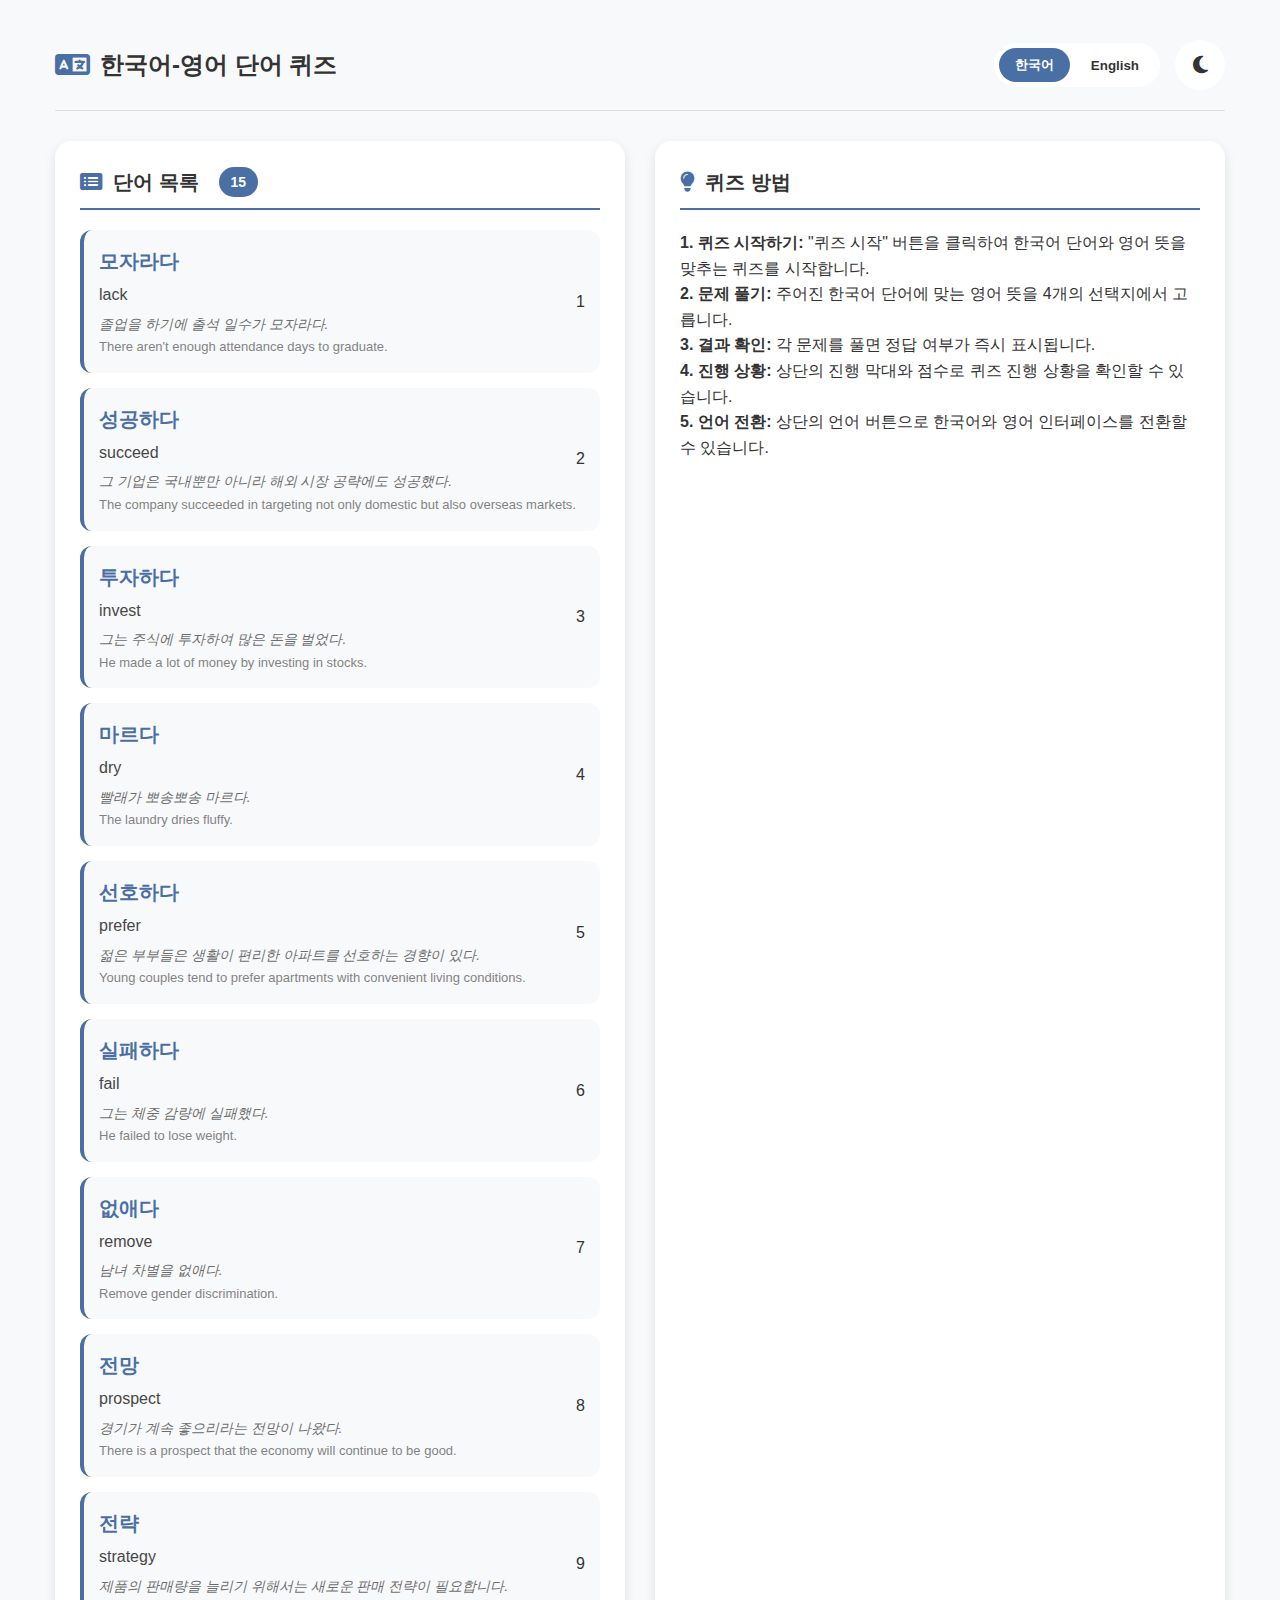
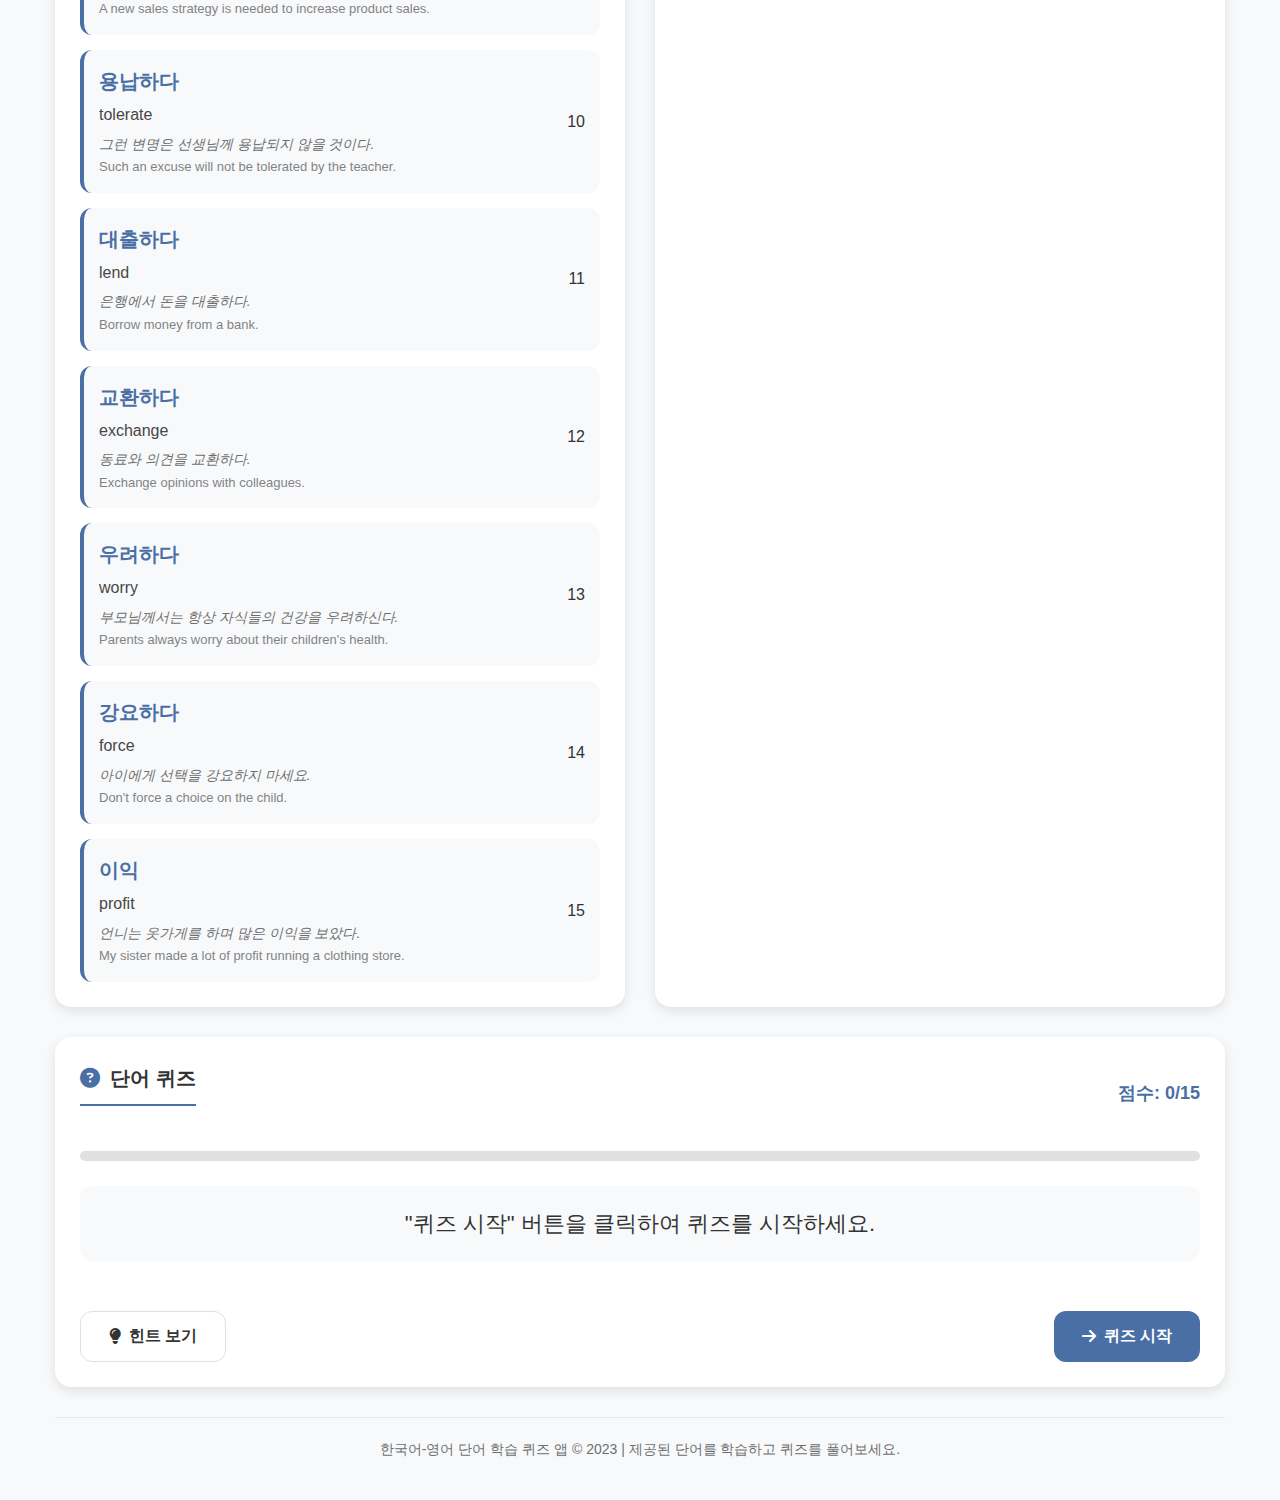
<file: day04.html>
<!DOCTYPE html>
<html lang="ko">
<head>
    <meta charset="UTF-8">
    <meta name="viewport" content="width=device-width, initial-scale=1.0">
    <title>Korean-English Vocabulary Quiz</title>
    <link rel="stylesheet" href="https://cdnjs.cloudflare.com/ajax/libs/font-awesome/6.4.0/css/all.min.css">
    <style>
        :root {
            --primary-color: #4a6fa5;
            --secondary-color: #6b8cbc;
            --accent-color: #ff7e5f;
            --bg-color: #f8f9fa;
            --text-color: #333;
            --card-bg: #ffffff;
            --border-color: #e0e0e0;
            --shadow: 0 4px 12px rgba(0, 0, 0, 0.1);
            --success-color: #2ecc71;
            --error-color: #e74c3c;
            --warning-color: #f39c12;
        }

        .dark-mode {
            --primary-color: #5a8fd8;
            --secondary-color: #7aa6e3;
            --accent-color: #ff9c84;
            --bg-color: #1a1a2e;
            --text-color: #e6e6e6;
            --card-bg: #16213e;
            --border-color: #2d3748;
            --shadow: 0 4px 12px rgba(0, 0, 0, 0.3);
        }

        * {
            margin: 0;
            padding: 0;
            box-sizing: border-box;
            transition: background-color 0.3s, color 0.3s;
        }

        body {
            font-family: 'Segoe UI', Tahoma, Geneva, Verdana, sans-serif;
            background-color: var(--bg-color);
            color: var(--text-color);
            line-height: 1.6;
            padding: 20px;
            min-height: 100vh;
        }

        .container {
            max-width: 1200px;
            margin: 0 auto;
            padding: 0 15px;
        }

        header {
            display: flex;
            justify-content: space-between;
            align-items: center;
            padding: 20px 0;
            margin-bottom: 30px;
            border-bottom: 1px solid var(--border-color);
        }

        .logo {
            display: flex;
            align-items: center;
            gap: 10px;
        }

        .logo i {
            font-size: 28px;
            color: var(--primary-color);
        }

        .logo h1 {
            font-size: 24px;
            font-weight: 700;
        }

        .controls {
            display: flex;
            gap: 15px;
            align-items: center;
        }

        .lang-switch {
            display: flex;
            gap: 5px;
            background-color: var(--card-bg);
            padding: 5px;
            border-radius: 30px;
        }

        .lang-btn {
            padding: 8px 16px;
            border: none;
            background: transparent;
            color: var(--text-color);
            border-radius: 20px;
            cursor: pointer;
            font-weight: 600;
        }

        .lang-btn.active {
            background-color: var(--primary-color);
            color: white;
        }

        .theme-toggle {
            background-color: var(--card-bg);
            border: none;
            width: 50px;
            height: 50px;
            border-radius: 50%;
            cursor: pointer;
            display: flex;
            align-items: center;
            justify-content: center;
            color: var(--text-color);
            font-size: 20px;
        }

        .theme-toggle:hover {
            background-color: var(--primary-color);
            color: white;
        }

        .main-content {
            display: grid;
            grid-template-columns: 1fr 1fr;
            gap: 30px;
            margin-bottom: 30px;
        }

        @media (max-width: 768px) {
            .main-content {
                grid-template-columns: 1fr;
            }
        }

        .card {
            background-color: var(--card-bg);
            border-radius: 16px;
            padding: 25px;
            box-shadow: var(--shadow);
        }

        .card h2 {
            font-size: 20px;
            margin-bottom: 20px;
            padding-bottom: 10px;
            border-bottom: 2px solid var(--primary-color);
            display: flex;
            align-items: center;
            gap: 10px;
        }

        .card h2 i {
            color: var(--primary-color);
        }

        .word-list {
            display: flex;
            flex-direction: column;
            gap: 15px;
        }

        .word-item {
            display: flex;
            justify-content: space-between;
            align-items: center;
            padding: 15px;
            background-color: var(--bg-color);
            border-radius: 12px;
            border-left: 4px solid var(--primary-color);
        }

        .word-details {
            flex: 1;
        }

        .korean-word {
            font-size: 20px;
            font-weight: 700;
            color: var(--primary-color);
            margin-bottom: 5px;
        }

        .english-meaning {
            font-size: 16px;
            color: var(--text-color);
            opacity: 0.9;
        }

        .example {
            font-size: 14px;
            color: var(--text-color);
            opacity: 0.7;
            margin-top: 5px;
            font-style: italic;
        }

        .example-translation {
            font-size: 13px;
            color: var(--text-color);
            opacity: 0.6;
            margin-top: 2px;
        }

        .quiz-section {
            grid-column: span 2;
        }

        @media (max-width: 768px) {
            .quiz-section {
                grid-column: span 1;
            }
        }

        .quiz-header {
            display: flex;
            justify-content: space-between;
            align-items: center;
            margin-bottom: 20px;
        }

        .score {
            font-size: 18px;
            font-weight: 700;
            color: var(--primary-color);
        }

        .quiz-question {
            font-size: 22px;
            margin-bottom: 25px;
            text-align: center;
            padding: 20px;
            background-color: var(--bg-color);
            border-radius: 12px;
        }

        .quiz-options {
            display: grid;
            grid-template-columns: repeat(2, 1fr);
            gap: 15px;
            margin-bottom: 25px;
        }

        @media (max-width: 576px) {
            .quiz-options {
                grid-template-columns: 1fr;
            }
        }

        .quiz-option {
            padding: 18px;
            background-color: var(--bg-color);
            border: 2px solid var(--border-color);
            border-radius: 12px;
            cursor: pointer;
            font-size: 16px;
            text-align: center;
            transition: all 0.2s;
        }

        .quiz-option:hover {
            border-color: var(--primary-color);
            transform: translateY(-2px);
        }

        .quiz-option.correct {
            background-color: rgba(46, 204, 113, 0.2);
            border-color: var(--success-color);
            color: var(--success-color);
        }

        .quiz-option.incorrect {
            background-color: rgba(231, 76, 60, 0.2);
            border-color: var(--error-color);
            color: var(--error-color);
        }

        .quiz-controls {
            display: flex;
            justify-content: space-between;
            margin-top: 20px;
        }

        .btn {
            padding: 14px 28px;
            border: none;
            border-radius: 12px;
            font-size: 16px;
            font-weight: 600;
            cursor: pointer;
            display: flex;
            align-items: center;
            gap: 8px;
            transition: all 0.2s;
        }

        .btn-primary {
            background-color: var(--primary-color);
            color: white;
        }

        .btn-primary:hover {
            background-color: var(--secondary-color);
            transform: translateY(-2px);
        }

        .btn-secondary {
            background-color: var(--card-bg);
            color: var(--text-color);
            border: 1px solid var(--border-color);
        }

        .btn-secondary:hover {
            background-color: var(--border-color);
        }

        .btn:disabled {
            opacity: 0.6;
            cursor: not-allowed;
            transform: none;
        }

        .result {
            text-align: center;
            padding: 30px;
            background-color: var(--bg-color);
            border-radius: 12px;
            margin-top: 20px;
            display: none;
        }

        .result.show {
            display: block;
        }

        .result h3 {
            font-size: 24px;
            margin-bottom: 15px;
            color: var(--primary-color);
        }

        .result-score {
            font-size: 48px;
            font-weight: 700;
            color: var(--accent-color);
            margin: 20px 0;
        }

        .progress-bar {
            height: 10px;
            background-color: var(--border-color);
            border-radius: 5px;
            margin: 25px 0;
            overflow: hidden;
        }

        .progress {
            height: 100%;
            background-color: var(--primary-color);
            border-radius: 5px;
            width: 0%;
            transition: width 0.5s;
        }

        footer {
            text-align: center;
            padding: 20px 0;
            margin-top: 30px;
            border-top: 1px solid var(--border-color);
            color: var(--text-color);
            opacity: 0.7;
            font-size: 14px;
        }

        .word-count {
            display: inline-block;
            background-color: var(--primary-color);
            color: white;
            padding: 4px 12px;
            border-radius: 20px;
            font-size: 14px;
            font-weight: 600;
            margin-left: 10px;
        }

        .highlight {
            background-color: rgba(255, 126, 95, 0.2);
            padding: 2px 6px;
            border-radius: 4px;
        }
    </style>
</head>
<body>
    <div class="container">
        <header>
            <div class="logo">
                <i class="fas fa-language"></i>
                <h1 id="app-title">한국어-영어 단어 퀴즈</h1>
            </div>
            
            <div class="controls">
                <div class="lang-switch">
                    <button class="lang-btn active" id="lang-ko">한국어</button>
                    <button class="lang-btn" id="lang-en">English</button>
                </div>
                
                <button class="theme-toggle" id="theme-toggle">
                    <i class="fas fa-moon"></i>
                </button>
            </div>
        </header>
        
        <div class="main-content">
            <div class="card">
                <h2><i class="fas fa-list-alt"></i> <span id="word-list-title">단어 목록</span> <span class="word-count">15</span></h2>
                <div class="word-list" id="word-list">
                    <!-- Word list will be populated by JavaScript -->
                </div>
            </div>
            
            <div class="card">
                <h2><i class="fas fa-lightbulb"></i> <span id="instructions-title">퀴즈 방법</span></h2>
                <div id="instructions">
                    <p><strong><span id="instructions-step1">1. 퀴즈 시작하기:</span></strong> <span id="instructions-desc1">"퀴즈 시작" 버튼을 클릭하여 한국어 단어와 영어 뜻을 맞추는 퀴즈를 시작합니다.</span></p>
                    <p><strong><span id="instructions-step2">2. 문제 풀기:</span></strong> <span id="instructions-desc2">주어진 한국어 단어에 맞는 영어 뜻을 4개의 선택지에서 고릅니다.</span></p>
                    <p><strong><span id="instructions-step3">3. 결과 확인:</span></strong> <span id="instructions-desc3">각 문제를 풀면 정답 여부가 즉시 표시됩니다.</span></p>
                    <p><strong><span id="instructions-step4">4. 진행 상황:</span></strong> <span id="instructions-desc4">상단의 진행 막대와 점수로 퀴즈 진행 상황을 확인할 수 있습니다.</span></p>
                    <p><strong><span id="instructions-step5">5. 언어 전환:</span></strong> <span id="instructions-desc5">상단의 언어 버튼으로 한국어와 영어 인터페이스를 전환할 수 있습니다.</span></p>
                </div>
            </div>
            
            <div class="card quiz-section">
                <div class="quiz-header">
                    <h2><i class="fas fa-question-circle"></i> <span id="quiz-title">단어 퀴즈</span></h2>
                    <div class="score"><span id="score-text">점수:</span> <span id="score-value">0</span>/15</div>
                </div>
                
                <div class="progress-bar">
                    <div class="progress" id="quiz-progress"></div>
                </div>
                
                <div class="quiz-question" id="quiz-question">
                    <span id="question-text">"퀴즈 시작" 버튼을 클릭하여 퀴즈를 시작하세요.</span>
                </div>
                
                <div class="quiz-options" id="quiz-options">
                    <!-- Quiz options will be populated by JavaScript -->
                </div>
                
                <div class="quiz-controls">
                    <button class="btn btn-secondary" id="hint-btn">
                        <i class="fas fa-lightbulb"></i> <span id="hint-text">힌트 보기</span>
                    </button>
                    
                    <button class="btn btn-primary" id="next-btn">
                        <i class="fas fa-arrow-right"></i> <span id="next-text">다음 문제</span>
                    </button>
                </div>
                
                <div class="result" id="quiz-result">
                    <h3 id="result-title">퀴즈 완료!</h3>
                    <div class="result-score" id="result-score">0/15</div>
                    <p id="result-message">모든 문제를 풀었습니다. 수고하셨습니다!</p>
                    <button class="btn btn-primary" id="restart-btn">
                        <i class="fas fa-redo"></i> <span id="restart-text">퀴즈 다시 시작</span>
                    </button>
                </div>
            </div>
        </div>
        
        <footer>
            <p id="footer-text">한국어-영어 단어 학습 퀴즈 앱 © 2023 | 제공된 단어를 학습하고 퀴즈를 풀어보세요.</p>
        </footer>
    </div>

    <script>
        // Vocabulary data
        const vocabulary = [
            {
                korean: "모자라다",
                english: "lack",
                example: "졸업을 하기에 출석 일수가 모자라다.",
                exampleTranslation: "There aren't enough attendance days to graduate."
            },
            {
                korean: "성공하다",
                english: "succeed",
                example: "그 기업은 국내뿐만 아니라 해외 시장 공략에도 성공했다.",
                exampleTranslation: "The company succeeded in targeting not only domestic but also overseas markets."
            },
            {
                korean: "투자하다",
                english: "invest",
                example: "그는 주식에 투자하여 많은 돈을 벌었다.",
                exampleTranslation: "He made a lot of money by investing in stocks."
            },
            {
                korean: "마르다",
                english: "dry",
                example: "빨래가 뽀송뽀송 마르다.",
                exampleTranslation: "The laundry dries fluffy."
            },
            {
                korean: "선호하다",
                english: "prefer",
                example: "젊은 부부들은 생활이 편리한 아파트를 선호하는 경향이 있다.",
                exampleTranslation: "Young couples tend to prefer apartments with convenient living conditions."
            },
            {
                korean: "실패하다",
                english: "fail",
                example: "그는 체중 감량에 실패했다.",
                exampleTranslation: "He failed to lose weight."
            },
            {
                korean: "없애다",
                english: "remove",
                example: "남녀 차별을 없애다.",
                exampleTranslation: "Remove gender discrimination."
            },
            {
                korean: "전망",
                english: "prospect",
                example: "경기가 계속 좋으리라는 전망이 나왔다.",
                exampleTranslation: "There is a prospect that the economy will continue to be good."
            },
            {
                korean: "전략",
                english: "strategy",
                example: "제품의 판매량을 늘리기 위해서는 새로운 판매 전략이 필요합니다.",
                exampleTranslation: "A new sales strategy is needed to increase product sales."
            },
            {
                korean: "용납하다",
                english: "tolerate",
                example: "그런 변명은 선생님께 용납되지 않을 것이다.",
                exampleTranslation: "Such an excuse will not be tolerated by the teacher."
            },
            {
                korean: "대출하다",
                english: "lend",
                example: "은행에서 돈을 대출하다.",
                exampleTranslation: "Borrow money from a bank."
            },
            {
                korean: "교환하다",
                english: "exchange",
                example: "동료와 의견을 교환하다.",
                exampleTranslation: "Exchange opinions with colleagues."
            },
            {
                korean: "우려하다",
                english: "worry",
                example: "부모님께서는 항상 자식들의 건강을 우려하신다.",
                exampleTranslation: "Parents always worry about their children's health."
            },
            {
                korean: "강요하다",
                english: "force",
                example: "아이에게 선택을 강요하지 마세요.",
                exampleTranslation: "Don't force a choice on the child."
            },
            {
                korean: "이익",
                english: "profit",
                example: "언니는 옷가게를 하며 많은 이익을 보았다.",
                exampleTranslation: "My sister made a lot of profit running a clothing store."
            }
        ];

        // UI Text in both languages
        const uiText = {
            ko: {
                appTitle: "한국어-영어 단어 퀴즈",
                wordListTitle: "단어 목록",
                instructionsTitle: "퀴즈 방법",
                instructionsStep1: "1. 퀴즈 시작하기:",
                instructionsDesc1: '"퀴즈 시작" 버튼을 클릭하여 한국어 단어와 영어 뜻을 맞추는 퀴즈를 시작합니다.',
                instructionsStep2: "2. 문제 풀기:",
                instructionsDesc2: "주어진 한국어 단어에 맞는 영어 뜻을 4개의 선택지에서 고릅니다.",
                instructionsStep3: "3. 결과 확인:",
                instructionsDesc3: "각 문제를 풀면 정답 여부가 즉시 표시됩니다.",
                instructionsStep4: "4. 진행 상황:",
                instructionsDesc4: "상단의 진행 막대와 점수로 퀴즈 진행 상황을 확인할 수 있습니다.",
                instructionsStep5: "5. 언어 전환:",
                instructionsDesc5: "상단의 언어 버튼으로 한국어와 영어 인터페이스를 전환할 수 있습니다.",
                quizTitle: "단어 퀴즈",
                scoreText: "점수:",
                questionStart: '"퀴즈 시작" 버튼을 클릭하여 퀴즈를 시작하세요.',
                hintText: "힌트 보기",
                nextText: "다음 문제",
                startText: "퀴즈 시작",
                resultTitle: "퀴즈 완료!",
                resultMessage: "모든 문제를 풀었습니다. 수고하셨습니다!",
                restartText: "퀴즈 다시 시작",
                footerText: "한국어-영어 단어 학습 퀴즈 앱 © 2023 | 제공된 단어를 학습하고 퀴즈를 풀어보세요.",
                correctAnswer: "정답입니다!",
                wrongAnswer: "틀렸습니다. 정답은: ",
                questionFormat: "다음 한국어 단어의 영어 뜻은?"
            },
            en: {
                appTitle: "Korean-English Vocabulary Quiz",
                wordListTitle: "Word List",
                instructionsTitle: "How to Play",
                instructionsStep1: "1. Start the quiz:",
                instructionsDesc1: 'Click the "Start Quiz" button to begin a quiz matching Korean words with their English meanings.',
                instructionsStep2: "2. Answer questions:",
                instructionsDesc2: "Choose the correct English meaning for the given Korean word from 4 options.",
                instructionsStep3: "3. Check results:",
                instructionsDesc3: "After each question, you'll see immediately if you answered correctly.",
                instructionsStep4: "4. Track progress:",
                instructionsDesc4: "Monitor your progress with the progress bar and score at the top.",
                instructionsStep5: "5. Switch language:",
                instructionsDesc5: "Use the language buttons at the top to switch between Korean and English interface.",
                quizTitle: "Vocabulary Quiz",
                scoreText: "Score:",
                questionStart: 'Click the "Start Quiz" button to begin the quiz.',
                hintText: "Show Hint",
                nextText: "Next Question",
                startText: "Start Quiz",
                resultTitle: "Quiz Completed!",
                resultMessage: "You've answered all questions. Well done!",
                restartText: "Restart Quiz",
                footerText: "Korean-English Vocabulary Quiz App © 2023 | Learn the provided words and test your knowledge.",
                correctAnswer: "Correct!",
                wrongAnswer: "Incorrect. The right answer is: ",
                questionFormat: "What is the English meaning of this Korean word?"
            }
        };

        // App state
        let currentLang = 'ko';
        let isDarkMode = false;
        let currentQuestionIndex = 0;
        let score = 0;
        let quizStarted = false;
        let currentOptions = [];
        let usedIndices = [];
        
        // DOM elements
        const appTitle = document.getElementById('app-title');
        const wordListTitle = document.getElementById('word-list-title');
        const instructionsTitle = document.getElementById('instructions-title');
        const instructionsStep1 = document.getElementById('instructions-step1');
        const instructionsDesc1 = document.getElementById('instructions-desc1');
        const instructionsStep2 = document.getElementById('instructions-step2');
        const instructionsDesc2 = document.getElementById('instructions-desc2');
        const instructionsStep3 = document.getElementById('instructions-step3');
        const instructionsDesc3 = document.getElementById('instructions-desc3');
        const instructionsStep4 = document.getElementById('instructions-step4');
        const instructionsDesc4 = document.getElementById('instructions-desc4');
        const instructionsStep5 = document.getElementById('instructions-step5');
        const instructionsDesc5 = document.getElementById('instructions-desc5');
        const quizTitle = document.getElementById('quiz-title');
        const scoreText = document.getElementById('score-text');
        const questionText = document.getElementById('question-text');
        const hintText = document.getElementById('hint-text');
        const nextText = document.getElementById('next-text');
        const startText = document.getElementById('start-text');
        const resultTitle = document.getElementById('result-title');
        const resultMessage = document.getElementById('result-message');
        const restartText = document.getElementById('restart-text');
        const footerText = document.getElementById('footer-text');
        
        const wordList = document.getElementById('word-list');
        const quizOptions = document.getElementById('quiz-options');
        const scoreValue = document.getElementById('score-value');
        const quizProgress = document.getElementById('quiz-progress');
        const quizResult = document.getElementById('quiz-result');
        const resultScore = document.getElementById('result-score');
        
        const langKoBtn = document.getElementById('lang-ko');
        const langEnBtn = document.getElementById('lang-en');
        const themeToggle = document.getElementById('theme-toggle');
        const hintBtn = document.getElementById('hint-btn');
        const nextBtn = document.getElementById('next-btn');
        const restartBtn = document.getElementById('restart-btn');
        
        // Initialize app
        function initApp() {
            renderWordList();
            updateUI();
            setupEventListeners();
        }
        
        // Render word list
        function renderWordList() {
            wordList.innerHTML = '';
            
            vocabulary.forEach((word, index) => {
                const wordItem = document.createElement('div');
                wordItem.className = 'word-item';
                wordItem.innerHTML = `
                    <div class="word-details">
                        <div class="korean-word">${word.korean}</div>
                        <div class="english-meaning">${word.english}</div>
                        <div class="example">${word.example}</div>
                        <div class="example-translation">${word.exampleTranslation}</div>
                    </div>
                    <div class="word-number">${index + 1}</div>
                `;
                wordList.appendChild(wordItem);
            });
        }
        
        // Update UI text based on current language
        function updateUI() {
            const text = uiText[currentLang];
            
            appTitle.textContent = text.appTitle;
            wordListTitle.textContent = text.wordListTitle;
            instructionsTitle.textContent = text.instructionsTitle;
            instructionsStep1.textContent = text.instructionsStep1;
            instructionsDesc1.textContent = text.instructionsDesc1;
            instructionsStep2.textContent = text.instructionsStep2;
            instructionsDesc2.textContent = text.instructionsDesc2;
            instructionsStep3.textContent = text.instructionsStep3;
            instructionsDesc3.textContent = text.instructionsDesc3;
            instructionsStep4.textContent = text.instructionsStep4;
            instructionsDesc4.textContent = text.instructionsDesc4;
            instructionsStep5.textContent = text.instructionsStep5;
            instructionsDesc5.textContent = text.instructionsDesc5;
            quizTitle.textContent = text.quizTitle;
            scoreText.textContent = text.scoreText;
            hintText.textContent = text.hintText;
            nextText.textContent = text.nextText;
            restartText.textContent = text.restartText;
            resultTitle.textContent = text.resultTitle;
            resultMessage.textContent = text.resultMessage;
            footerText.textContent = text.footerText;
            
            // Update button text based on quiz state
            if (!quizStarted) {
                nextText.textContent = text.startText;
                nextBtn.disabled = false;
            }
        }
        
        // Setup event listeners
        function setupEventListeners() {
            // Language switch
            langKoBtn.addEventListener('click', () => switchLanguage('ko'));
            langEnBtn.addEventListener('click', () => switchLanguage('en'));
            
            // Theme toggle
            themeToggle.addEventListener('click', toggleTheme);
            
            // Quiz controls
            hintBtn.addEventListener('click', showHint);
            nextBtn.addEventListener('click', handleNextButton);
            restartBtn.addEventListener('click', restartQuiz);
        }
        
        // Switch language
        function switchLanguage(lang) {
            currentLang = lang;
            
            // Update language buttons
            if (lang === 'ko') {
                langKoBtn.classList.add('active');
                langEnBtn.classList.remove('active');
            } else {
                langEnBtn.classList.add('active');
                langKoBtn.classList.remove('active');
            }
            
            // Update UI text
            updateUI();
            
            // Update quiz if it's in progress
            if (quizStarted) {
                updateQuestion();
            }
        }
        
        // Toggle dark/light mode
        function toggleTheme() {
            isDarkMode = !isDarkMode;
            
            if (isDarkMode) {
                document.body.classList.add('dark-mode');
                themeToggle.innerHTML = '<i class="fas fa-sun"></i>';
            } else {
                document.body.classList.remove('dark-mode');
                themeToggle.innerHTML = '<i class="fas fa-moon"></i>';
            }
        }
        
        // Start quiz
        function startQuiz() {
            quizStarted = true;
            score = 0;
            currentQuestionIndex = 0;
            usedIndices = [];
            
            // Update UI
            nextText.textContent = uiText[currentLang].nextText;
            scoreValue.textContent = '0';
            quizProgress.style.width = '0%';
            quizResult.classList.remove('show');
            
            // Generate first question
            generateQuestion();
        }
        
        // Generate a new question
        function generateQuestion() {
            // Get a random word that hasn't been used yet
            let randomIndex;
            do {
                randomIndex = Math.floor(Math.random() * vocabulary.length);
            } while (usedIndices.includes(randomIndex) && usedIndices.length < vocabulary.length);
            
            usedIndices.push(randomIndex);
            const correctWord = vocabulary[randomIndex];
            
            // Generate 3 other random options
            const options = [correctWord.english];
            while (options.length < 4) {
                const randomWord = vocabulary[Math.floor(Math.random() * vocabulary.length)];
                if (!options.includes(randomWord.english)) {
                    options.push(randomWord.english);
                }
            }
            
            // Shuffle options
            currentOptions = shuffleArray(options);
            const correctAnswerIndex = currentOptions.indexOf(correctWord.english);
            
            // Update question display
            updateQuestion(correctWord, correctAnswerIndex);
            
            // Update progress
            updateProgress();
        }
        
        // Update question display
        function updateQuestion(correctWord = null, correctAnswerIndex = null) {
            if (!correctWord) {
                questionText.textContent = uiText[currentLang].questionStart;
                quizOptions.innerHTML = '';
                return;
            }
            
            const text = uiText[currentLang];
            questionText.innerHTML = `<strong>${text.questionFormat}</strong><br>"<span class="highlight">${correctWord.korean}</span>"`;
            
            // Clear previous options
            quizOptions.innerHTML = '';
            
            // Create option buttons
            currentOptions.forEach((option, index) => {
                const optionBtn = document.createElement('div');
                optionBtn.className = 'quiz-option';
                optionBtn.textContent = option;
                optionBtn.dataset.index = index;
                optionBtn.dataset.correct = index === correctAnswerIndex;
                
                optionBtn.addEventListener('click', () => selectOption(optionBtn, index === correctAnswerIndex, correctWord.english));
                
                quizOptions.appendChild(optionBtn);
            });
            
            // Reset button states
            hintBtn.disabled = false;
            nextBtn.disabled = true;
        }
        
        // Select an option
        function selectOption(optionBtn, isCorrect, correctAnswer) {
            // Disable all options
            const allOptions = document.querySelectorAll('.quiz-option');
            allOptions.forEach(opt => {
                opt.style.pointerEvents = 'none';
            });
            
            // Mark correct/incorrect
            if (isCorrect) {
                optionBtn.classList.add('correct');
                score++;
                scoreValue.textContent = score;
                
                // Show correct message
                showMessage(uiText[currentLang].correctAnswer, 'success');
            } else {
                optionBtn.classList.add('incorrect');
                
                // Highlight correct option
                allOptions.forEach(opt => {
                    if (opt.dataset.correct === 'true') {
                        opt.classList.add('correct');
                    }
                });
                
                // Show wrong message
                showMessage(`${uiText[currentLang].wrongAnswer} "${correctAnswer}"`, 'error');
            }
            
            // Enable next button
            nextBtn.disabled = false;
        }
        
        // Show a message
        function showMessage(message, type) {
            const messageDiv = document.createElement('div');
            messageDiv.className = `message ${type}`;
            messageDiv.textContent = message;
            messageDiv.style.cssText = `
                padding: 15px;
                margin-top: 20px;
                border-radius: 12px;
                text-align: center;
                font-weight: 600;
                background-color: ${type === 'success' ? 'rgba(46, 204, 113, 0.2)' : 'rgba(231, 76, 60, 0.2)'};
                color: ${type === 'success' ? 'var(--success-color)' : 'var(--error-color)'};
                border: 1px solid ${type === 'success' ? 'var(--success-color)' : 'var(--error-color)'};
            `;
            
            // Remove any existing message
            const existingMessage = document.querySelector('.message');
            if (existingMessage) {
                existingMessage.remove();
            }
            
            // Insert after quiz options
            quizOptions.parentNode.insertBefore(messageDiv, quizOptions.nextSibling);
            
            // Auto remove after 3 seconds
            setTimeout(() => {
                if (messageDiv.parentNode) {
                    messageDiv.remove();
                }
            }, 3000);
        }
        
        // Show hint
        function showHint() {
            if (!quizStarted) return;
            
            // Find the current word
            const currentQuestion = vocabulary[usedIndices[usedIndices.length - 1]];
            
            // Show example sentence as hint
            const hintMessage = currentLang === 'ko' 
                ? `예문: ${currentQuestion.example}` 
                : `Example: ${currentQuestion.exampleTranslation}`;
            
            showMessage(hintMessage, 'warning');
            
            // Disable hint button for this question
            hintBtn.disabled = true;
        }
        
        // Handle next button click
        function handleNextButton() {
            if (!quizStarted) {
                startQuiz();
                return;
            }
            
            // Remove any message
            const message = document.querySelector('.message');
            if (message) {
                message.remove();
            }
            
            // Check if quiz is complete
            if (usedIndices.length >= vocabulary.length) {
                finishQuiz();
                return;
            }
            
            // Generate next question
            currentQuestionIndex++;
            generateQuestion();
        }
        
        // Update progress bar
        function updateProgress() {
            const progress = (usedIndices.length / vocabulary.length) * 100;
            quizProgress.style.width = `${progress}%`;
        }
        
        // Finish quiz
        function finishQuiz() {
            quizStarted = false;
            
            // Update result display
            resultScore.textContent = `${score}/${vocabulary.length}`;
            
            // Show result
            quizResult.classList.add('show');
            
            // Update button text
            nextText.textContent = uiText[currentLang].startText;
            nextBtn.disabled = false;
        }
        
        // Restart quiz
        function restartQuiz() {
            quizResult.classList.remove('show');
            startQuiz();
        }
        
        // Utility function to shuffle array
        function shuffleArray(array) {
            const newArray = [...array];
            for (let i = newArray.length - 1; i > 0; i--) {
                const j = Math.floor(Math.random() * (i + 1));
                [newArray[i], newArray[j]] = [newArray[j], newArray[i]];
            }
            return newArray;
        }
        
        // Initialize the app when DOM is loaded
        document.addEventListener('DOMContentLoaded', initApp);
    </script>
</body>
</html>
</file>
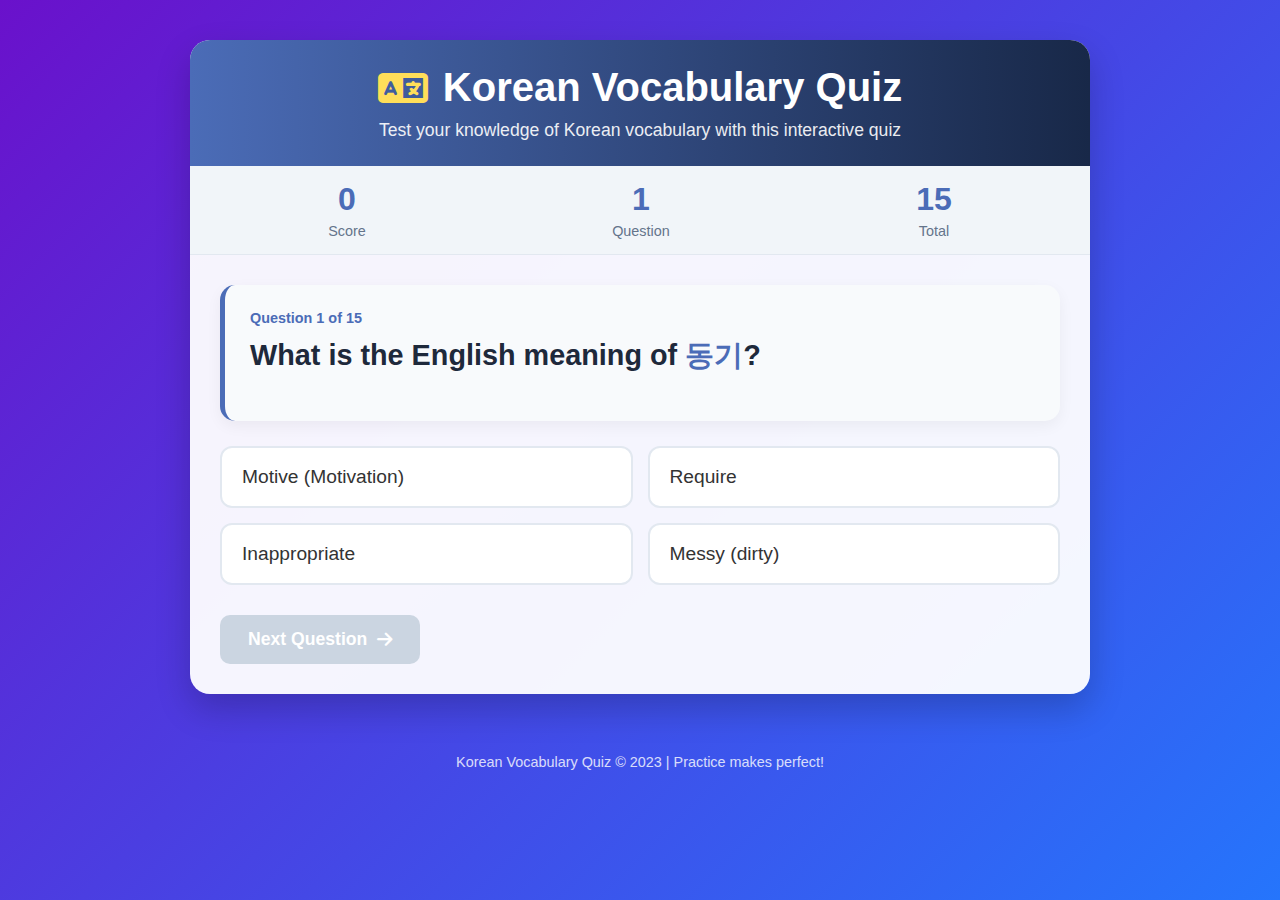
<file: day05.html>
<!DOCTYPE html>
<html lang="en">
<head>
    <meta charset="UTF-8">
    <meta name="viewport" content="width=device-width, initial-scale=1.0">
    <title>Korean Vocabulary Quiz</title>
    <link rel="stylesheet" href="https://cdnjs.cloudflare.com/ajax/libs/font-awesome/6.4.0/css/all.min.css">
    <style>
        * {
            margin: 0;
            padding: 0;
            box-sizing: border-box;
            font-family: 'Segoe UI', Tahoma, Geneva, Verdana, sans-serif;
        }
        
        body {
            background: linear-gradient(135deg, #6a11cb 0%, #2575fc 100%);
            color: #333;
            min-height: 100vh;
            padding: 20px;
            display: flex;
            flex-direction: column;
            align-items: center;
        }
        
        .container {
            max-width: 900px;
            width: 100%;
            background-color: rgba(255, 255, 255, 0.95);
            border-radius: 20px;
            box-shadow: 0 15px 35px rgba(0, 0, 0, 0.2);
            overflow: hidden;
            margin: 20px 0;
        }
        
        header {
            background: linear-gradient(to right, #4b6cb7, #182848);
            color: white;
            padding: 25px 30px;
            text-align: center;
        }
        
        h1 {
            font-size: 2.5rem;
            margin-bottom: 5px;
            display: flex;
            align-items: center;
            justify-content: center;
            gap: 15px;
        }
        
        h1 i {
            color: #ffde59;
        }
        
        .subtitle {
            font-size: 1.1rem;
            opacity: 0.9;
            margin-top: 10px;
        }
        
        .stats-bar {
            display: flex;
            justify-content: space-around;
            background-color: #f1f5f9;
            padding: 15px;
            border-bottom: 1px solid #e2e8f0;
        }
        
        .stat-box {
            text-align: center;
        }
        
        .stat-value {
            font-size: 2rem;
            font-weight: 700;
            color: #4b6cb7;
        }
        
        .stat-label {
            font-size: 0.9rem;
            color: #64748b;
            margin-top: 5px;
        }
        
        .content {
            padding: 30px;
            display: flex;
            flex-direction: column;
            align-items: center;
        }
        
        .quiz-section {
            width: 100%;
            display: none;
        }
        
        .quiz-section.active {
            display: block;
        }
        
        .question-container {
            background-color: #f8fafc;
            border-radius: 15px;
            padding: 25px;
            margin-bottom: 25px;
            box-shadow: 0 5px 15px rgba(0, 0, 0, 0.05);
            border-left: 5px solid #4b6cb7;
        }
        
        .question-number {
            font-size: 0.9rem;
            color: #4b6cb7;
            font-weight: 600;
            margin-bottom: 10px;
        }
        
        .question-text {
            font-size: 1.8rem;
            font-weight: 700;
            margin-bottom: 20px;
            color: #1e293b;
        }
        
        .korean-word {
            color: #4b6cb7;
            font-weight: 800;
        }
        
        .options-container {
            display: grid;
            grid-template-columns: repeat(auto-fill, minmax(300px, 1fr));
            gap: 15px;
            margin-bottom: 30px;
        }
        
        .option {
            background-color: white;
            border: 2px solid #e2e8f0;
            border-radius: 12px;
            padding: 18px 20px;
            font-size: 1.2rem;
            cursor: pointer;
            transition: all 0.3s ease;
            display: flex;
            align-items: center;
            justify-content: space-between;
        }
        
        .option:hover {
            border-color: #4b6cb7;
            transform: translateY(-3px);
            box-shadow: 0 5px 15px rgba(75, 108, 183, 0.1);
        }
        
        .option.correct {
            background-color: #d1fae5;
            border-color: #10b981;
            color: #065f46;
        }
        
        .option.wrong {
            background-color: #fee2e2;
            border-color: #ef4444;
            color: #7f1d1d;
        }
        
        .option .checkmark {
            color: transparent;
            font-size: 1.2rem;
        }
        
        .option.correct .checkmark {
            color: #10b981;
        }
        
        .option.wrong .checkmark {
            color: #ef4444;
        }
        
        .navigation {
            display: flex;
            justify-content: space-between;
            width: 100%;
            margin-top: 20px;
        }
        
        button {
            background-color: #4b6cb7;
            color: white;
            border: none;
            padding: 14px 28px;
            border-radius: 10px;
            font-size: 1.1rem;
            font-weight: 600;
            cursor: pointer;
            transition: all 0.3s ease;
            display: flex;
            align-items: center;
            gap: 10px;
        }
        
        button:hover {
            background-color: #3a559f;
            transform: translateY(-2px);
            box-shadow: 0 5px 15px rgba(75, 108, 183, 0.3);
        }
        
        button:disabled {
            background-color: #cbd5e1;
            cursor: not-allowed;
            transform: none;
            box-shadow: none;
        }
        
        #results-section {
            text-align: center;
            display: none;
        }
        
        .results-container {
            background-color: #f8fafc;
            border-radius: 15px;
            padding: 30px;
            box-shadow: 0 5px 15px rgba(0, 0, 0, 0.05);
            margin-bottom: 25px;
        }
        
        .score-display {
            font-size: 5rem;
            font-weight: 800;
            color: #4b6cb7;
            margin: 20px 0;
        }
        
        .score-text {
            font-size: 1.5rem;
            color: #1e293b;
            margin-bottom: 30px;
        }
        
        .vocabulary-list {
            width: 100%;
            margin-top: 30px;
        }
        
        .vocabulary-list h3 {
            text-align: center;
            margin-bottom: 20px;
            color: #1e293b;
            font-size: 1.5rem;
        }
        
        .vocabulary-grid {
            display: grid;
            grid-template-columns: repeat(auto-fill, minmax(250px, 1fr));
            gap: 15px;
        }
        
        .vocab-item {
            background-color: white;
            border-radius: 10px;
            padding: 15px;
            box-shadow: 0 3px 10px rgba(0, 0, 0, 0.08);
            display: flex;
            justify-content: space-between;
            align-items: center;
        }
        
        .korean {
            font-weight: 700;
            font-size: 1.2rem;
            color: #4b6cb7;
        }
        
        .english {
            font-weight: 600;
            color: #1e293b;
        }
        
        footer {
            text-align: center;
            padding: 20px;
            color: white;
            font-size: 0.9rem;
            opacity: 0.8;
            margin-top: 20px;
        }
        
        /* Responsive design */
        @media (max-width: 768px) {
            .container {
                border-radius: 15px;
            }
            
            h1 {
                font-size: 2rem;
            }
            
            .question-text {
                font-size: 1.5rem;
            }
            
            .options-container {
                grid-template-columns: 1fr;
            }
            
            .navigation {
                flex-direction: column;
                gap: 15px;
            }
            
            button {
                width: 100%;
                justify-content: center;
            }
            
            .vocabulary-grid {
                grid-template-columns: 1fr;
            }
            
            .stats-bar {
                flex-direction: column;
                gap: 15px;
            }
        }
        
        @media (max-width: 480px) {
            .content {
                padding: 20px;
            }
            
            .question-container {
                padding: 20px;
            }
            
            .score-display {
                font-size: 4rem;
            }
        }
    </style>
</head>
<body>
    <div class="container">
        <header>
            <h1><i class="fas fa-language"></i> Korean Vocabulary Quiz</h1>
            <p class="subtitle">Test your knowledge of Korean vocabulary with this interactive quiz</p>
        </header>
        
        <div class="stats-bar">
            <div class="stat-box">
                <div class="stat-value" id="score">0</div>
                <div class="stat-label">Score</div>
            </div>
            <div class="stat-box">
                <div class="stat-value" id="current-question">1</div>
                <div class="stat-label">Question</div>
            </div>
            <div class="stat-box">
                <div class="stat-value" id="total-questions">15</div>
                <div class="stat-label">Total</div>
            </div>
        </div>
        
        <div class="content">
            <!-- Quiz Sections -->
            <div id="quiz-section-1" class="quiz-section active">
                <div class="question-container">
                    <div class="question-number">Question 1 of 15</div>
                    <div class="question-text">What is the English meaning of <span class="korean-word">동기</span>?</div>
                </div>
                
                <div class="options-container">
                    <div class="option" data-correct="true">Motive (Motivation)</div>
                    <div class="option" data-correct="false">Require</div>
                    <div class="option" data-correct="false">Inappropriate</div>
                    <div class="option" data-correct="false">Messy (dirty)</div>
                </div>
                
                <div class="navigation">
                    <button id="next-btn-1" onclick="nextQuestion(1)">
                        Next Question <i class="fas fa-arrow-right"></i>
                    </button>
                </div>
            </div>
            
            <div id="quiz-section-2" class="quiz-section">
                <div class="question-container">
                    <div class="question-number">Question 2 of 15</div>
                    <div class="question-text">What is the English meaning of <span class="korean-word">요구되다</span>?</div>
                </div>
                
                <div class="options-container">
                    <div class="option" data-correct="false">Motive (Motivation)</div>
                    <div class="option" data-correct="true">Require</div>
                    <div class="option" data-correct="false">Inappropriate</div>
                    <div class="option" data-correct="false">Messy (dirty)</div>
                </div>
                
                <div class="navigation">
                    <button id="prev-btn-2" onclick="prevQuestion(2)">
                        <i class="fas fa-arrow-left"></i> Previous
                    </button>
                    <button id="next-btn-2" onclick="nextQuestion(2)">
                        Next Question <i class="fas fa-arrow-right"></i>
                    </button>
                </div>
            </div>
            
            <div id="quiz-section-3" class="quiz-section">
                <div class="question-container">
                    <div class="question-number">Question 3 of 15</div>
                    <div class="question-text">What is the English meaning of <span class="korean-word">부적절하다</span>?</div>
                </div>
                
                <div class="options-container">
                    <div class="option" data-correct="false">Require</div>
                    <div class="option" data-correct="false">Messy (dirty)</div>
                    <div class="option" data-correct="true">Inappropriate</div>
                    <div class="option" data-correct="false">Motive (Motivation)</div>
                </div>
                
                <div class="navigation">
                    <button id="prev-btn-3" onclick="prevQuestion(3)">
                        <i class="fas fa-arrow-left"></i> Previous
                    </button>
                    <button id="next-btn-3" onclick="nextQuestion(3)">
                        Next Question <i class="fas fa-arrow-right"></i>
                    </button>
                </div>
            </div>
            
            <div id="quiz-section-4" class="quiz-section">
                <div class="question-container">
                    <div class="question-number">Question 4 of 15</div>
                    <div class="question-text">What is the English meaning of <span class="korean-word">지저분하다</span>?</div>
                </div>
                
                <div class="options-container">
                    <div class="option" data-correct="false">Inappropriate</div>
                    <div class="option" data-correct="true">Messy (dirty)</div>
                    <div class="option" data-correct="false">Require</div>
                    <div class="option" data-correct="false">Contrast</div>
                </div>
                
                <div class="navigation">
                    <button id="prev-btn-4" onclick="prevQuestion(4)">
                        <i class="fas fa-arrow-left"></i> Previous
                    </button>
                    <button id="next-btn-4" onclick="nextQuestion(4)">
                        Next Question <i class="fas fa-arrow-right"></i>
                    </button>
                </div>
            </div>
            
            <div id="quiz-section-5" class="quiz-section">
                <div class="question-container">
                    <div class="question-number">Question 5 of 15</div>
                    <div class="question-text">What is the English meaning of <span class="korean-word">배비되다</span>?</div>
                </div>
                
                <div class="options-container">
                    <div class="option" data-correct="false">Conclusion</div>
                    <div class="option" data-correct="true">Contrast</div>
                    <div class="option" data-correct="false">Proud</div>
                    <div class="option" data-correct="false">Exchange</div>
                </div>
                
                <div class="navigation">
                    <button id="prev-btn-5" onclick="prevQuestion(5)">
                        <i class="fas fa-arrow-left"></i> Previous
                    </button>
                    <button id="next-btn-5" onclick="nextQuestion(5)">
                        Next Question <i class="fas fa-arrow-right"></i>
                    </button>
                </div>
            </div>
            
            <div id="quiz-section-6" class="quiz-section">
                <div class="question-container">
                    <div class="question-number">Question 6 of 15</div>
                    <div class="question-text">What is the English meaning of <span class="korean-word">결론</span>?</div>
                </div>
                
                <div class="options-container">
                    <div class="option" data-correct="false">Contrast</div>
                    <div class="option" data-correct="true">Conclusion</div>
                    <div class="option" data-correct="false">Proud</div>
                    <div class="option" data-correct="false">Exchange</div>
                </div>
                
                <div class="navigation">
                    <button id="prev-btn-6" onclick="prevQuestion(6)">
                        <i class="fas fa-arrow-left"></i> Previous
                    </button>
                    <button id="next-btn-6" onclick="nextQuestion(6)">
                        Next Question <i class="fas fa-arrow-right"></i>
                    </button>
                </div>
            </div>
            
            <div id="quiz-section-7" class="quiz-section">
                <div class="question-container">
                    <div class="question-number">Question 7 of 15</div>
                    <div class="question-text">What is the English meaning of <span class="korean-word">자랑하다</span>?</div>
                </div>
                
                <div class="options-container">
                    <div class="option" data-correct="false">Conclusion</div>
                    <div class="option" data-correct="false">Exchange</div>
                    <div class="option" data-correct="true">Proud</div>
                    <div class="option" data-correct="false">Hate</div>
                </div>
                
                <div class="navigation">
                    <button id="prev-btn-7" onclick="prevQuestion(7)">
                        <i class="fas fa-arrow-left"></i> Previous
                    </button>
                    <button id="next-btn-7" onclick="nextQuestion(7)">
                        Next Question <i class="fas fa-arrow-right"></i>
                    </button>
                </div>
            </div>
            
            <div id="quiz-section-8" class="quiz-section">
                <div class="question-container">
                    <div class="question-number">Question 8 of 15</div>
                    <div class="question-text">What is the English meaning of <span class="korean-word">교류하다</span>?</div>
                </div>
                
                <div class="options-container">
                    <div class="option" data-correct="false">Proud</div>
                    <div class="option" data-correct="false">Hate</div>
                    <div class="option" data-correct="true">Exchange</div>
                    <div class="option" data-correct="false">Fight</div>
                </div>
                
                <div class="navigation">
                    <button id="prev-btn-8" onclick="prevQuestion(8)">
                        <i class="fas fa-arrow-left"></i> Previous
                    </button>
                    <button id="next-btn-8" onclick="nextQuestion(8)">
                        Next Question <i class="fas fa-arrow-right"></i>
                    </button>
                </div>
            </div>
            
            <div id="quiz-section-9" class="quiz-section">
                <div class="question-container">
                    <div class="question-number">Question 9 of 15</div>
                    <div class="question-text">What is the English meaning of <span class="korean-word">혐오하다</span>?</div>
                </div>
                
                <div class="options-container">
                    <div class="option" data-correct="true">Hate</div>
                    <div class="option" data-correct="false">Exchange</div>
                    <div class="option" data-correct="false">Fight</div>
                    <div class="option" data-correct="false">Increase</div>
                </div>
                
                <div class="navigation">
                    <button id="prev-btn-9" onclick="prevQuestion(9)">
                        <i class="fas fa-arrow-left"></i> Previous
                    </button>
                    <button id="next-btn-9" onclick="nextQuestion(9)">
                        Next Question <i class="fas fa-arrow-right"></i>
                    </button>
                </div>
            </div>
            
            <div id="quiz-section-10" class="quiz-section">
                <div class="question-container">
                    <div class="question-number">Question 10 of 15</div>
                    <div class="question-text">What is the English meaning of <span class="korean-word">싸우다</span>?</div>
                </div>
                
                <div class="options-container">
                    <div class="option" data-correct="false">Hate</div>
                    <div class="option" data-correct="true">Fight</div>
                    <div class="option" data-correct="false">Increase</div>
                    <div class="option" data-correct="false">Forward</div>
                </div>
                
                <div class="navigation">
                    <button id="prev-btn-10" onclick="prevQuestion(10)">
                        <i class="fas fa-arrow-left"></i> Previous
                    </button>
                    <button id="next-btn-10" onclick="nextQuestion(10)">
                        Next Question <i class="fas fa-arrow-right"></i>
                    </button>
                </div>
            </div>
            
            <div id="quiz-section-11" class="quiz-section">
                <div class="question-container">
                    <div class="question-number">Question 11 of 15</div>
                    <div class="question-text">What is the English meaning of <span class="korean-word">늘다</span>?</div>
                </div>
                
                <div class="options-container">
                    <div class="option" data-correct="false">Fight</div>
                    <div class="option" data-correct="false">Forward</div>
                    <div class="option" data-correct="true">Increase</div>
                    <div class="option" data-correct="false">Confidence</div>
                </div>
                
                <div class="navigation">
                    <button id="prev-btn-11" onclick="prevQuestion(11)">
                        <i class="fas fa-arrow-left"></i> Previous
                    </button>
                    <button id="next-btn-11" onclick="nextQuestion(11)">
                        Next Question <i class="fas fa-arrow-right"></i>
                    </button>
                </div>
            </div>
            
            <div id="quiz-section-12" class="quiz-section">
                <div class="question-container">
                    <div class="question-number">Question 12 of 15</div>
                    <div class="question-text">What is the English meaning of <span class="korean-word">앞으로</span>?</div>
                </div>
                
                <div class="options-container">
                    <div class="option" data-correct="false">Increase</div>
                    <div class="option" data-correct="false">Confidence</div>
                    <div class="option" data-correct="true">Forward</div>
                    <div class="option" data-correct="false">Change</div>
                </div>
                
                <div class="navigation">
                    <button id="prev-btn-12" onclick="prevQuestion(12)">
                        <i class="fas fa-arrow-left"></i> Previous
                    </button>
                    <button id="next-btn-12" onclick="nextQuestion(12)">
                        Next Question <i class="fas fa-arrow-right"></i>
                    </button>
                </div>
            </div>
            
            <div id="quiz-section-13" class="quiz-section">
                <div class="question-container">
                    <div class="question-number">Question 13 of 15</div>
                    <div class="question-text">What is the English meaning of <span class="korean-word">자신감</span>?</div>
                </div>
                
                <div class="options-container">
                    <div class="option" data-correct="false">Forward</div>
                    <div class="option" data-correct="false">Change</div>
                    <div class="option" data-correct="true">Confidence</div>
                    <div class="option" data-correct="false">Need</div>
                </div>
                
                <div class="navigation">
                    <button id="prev-btn-13" onclick="prevQuestion(13)">
                        <i class="fas fa-arrow-left"></i> Previous
                    </button>
                    <button id="next-btn-13" onclick="nextQuestion(13)">
                        Next Question <i class="fas fa-arrow-right"></i>
                    </button>
                </div>
            </div>
            
            <div id="quiz-section-14" class="quiz-section">
                <div class="question-container">
                    <div class="question-number">Question 14 of 15</div>
                    <div class="question-text">What is the English meaning of <span class="korean-word">변화하다</span>?</div>
                </div>
                
                <div class="options-container">
                    <div class="option" data-correct="false">Confidence</div>
                    <div class="option" data-correct="false">Need</div>
                    <div class="option" data-correct="true">Change</div>
                    <div class="option" data-correct="false">Motive (Motivation)</div>
                </div>
                
                <div class="navigation">
                    <button id="prev-btn-14" onclick="prevQuestion(14)">
                        <i class="fas fa-arrow-left"></i> Previous
                    </button>
                    <button id="next-btn-14" onclick="nextQuestion(14)">
                        Next Question <i class="fas fa-arrow-right"></i>
                    </button>
                </div>
            </div>
            
            <div id="quiz-section-15" class="quiz-section">
                <div class="question-container">
                    <div class="question-number">Question 15 of 15</div>
                    <div class="question-text">What is the English meaning of <span class="korean-word">필요하다</span>?</div>
                </div>
                
                <div class="options-container">
                    <div class="option" data-correct="false">Change</div>
                    <div class="option" data-correct="false">Motive (Motivation)</div>
                    <div class="option" data-correct="true">Need</div>
                    <div class="option" data-correct="false">Require</div>
                </div>
                
                <div class="navigation">
                    <button id="prev-btn-15" onclick="prevQuestion(15)">
                        <i class="fas fa-arrow-left"></i> Previous
                    </button>
                    <button id="next-btn-15" onclick="nextQuestion(15)">
                        Finish Quiz <i class="fas fa-flag-checkered"></i>
                    </button>
                </div>
            </div>
            
            <!-- Results Section -->
            <div id="results-section">
                <div class="results-container">
                    <h2>Quiz Completed!</h2>
                    <div class="score-display" id="final-score">0/15</div>
                    <div class="score-text" id="score-message">Keep practicing to improve your Korean vocabulary!</div>
                    
                    <button onclick="restartQuiz()">
                        <i class="fas fa-redo"></i> Restart Quiz
                    </button>
                </div>
                
                <div class="vocabulary-list">
                    <h3>Vocabulary List</h3>
                    <div class="vocabulary-grid" id="vocab-list">
                        <!-- Vocabulary items will be dynamically added -->
                    </div>
                </div>
            </div>
        </div>
    </div>
    
    <footer>
        <p>Korean Vocabulary Quiz &copy; 2023 | Practice makes perfect!</p>
    </footer>

    <script>
        // Vocabulary data
        const vocabulary = [
            { korean: "동기", english: "Motive (Motivation)" },
            { korean: "요구되다", english: "Require" },
            { korean: "부적절하다", english: "Inappropriate" },
            { korean: "지저분하다", english: "Messy (dirty)" },
            { korean: "배비되다", english: "Contrast" },
            { korean: "결론", english: "Conclusion" },
            { korean: "자랑하다", english: "Proud" },
            { korean: "교류하다", english: "Exchange" },
            { korean: "혐오하다", english: "Hate" },
            { korean: "싸우다", english: "Fight" },
            { korean: "늘다", english: "Increase" },
            { korean: "앞으로", english: "Forward" },
            { korean: "자신감", english: "Confidence" },
            { korean: "변화하다", english: "Change" },
            { korean: "필요하다", english: "Need" }
        ];

        // Quiz state
        let currentQuestion = 1;
        let score = 0;
        const totalQuestions = 15;
        let userAnswers = new Array(totalQuestions).fill(null);

        // Initialize the quiz
        document.addEventListener('DOMContentLoaded', function() {
            // Populate the vocabulary list
            const vocabList = document.getElementById('vocab-list');
            vocabulary.forEach(item => {
                const vocabItem = document.createElement('div');
                vocabItem.className = 'vocab-item';
                vocabItem.innerHTML = `
                    <div class="korean">${item.korean}</div>
                    <div class="english">${item.english}</div>
                `;
                vocabList.appendChild(vocabItem);
            });

            // Set up option click events for all questions
            for (let i = 1; i <= totalQuestions; i++) {
                setupQuestionEvents(i);
            }
            
            // Disable all next buttons initially
            for (let i = 1; i <= totalQuestions; i++) {
                const nextBtn = document.getElementById(`next-btn-${i}`);
                if (nextBtn) nextBtn.disabled = true;
            }
            
            updateStats();
        });

        // Set up events for a question
        function setupQuestionEvents(questionNum) {
            const options = document.querySelectorAll(`#quiz-section-${questionNum} .option`);
            options.forEach(option => {
                option.addEventListener('click', function() {
                    // If already answered, don't allow changing
                    if (userAnswers[questionNum-1] !== null) return;
                    
                    // Mark this question as answered
                    userAnswers[questionNum-1] = this.textContent;
                    
                    // Check if correct
                    const isCorrect = this.getAttribute('data-correct') === 'true';
                    
                    // Mark correct/wrong options
                    options.forEach(opt => {
                        opt.classList.remove('correct', 'wrong');
                        if (opt.getAttribute('data-correct') === 'true') {
                            opt.classList.add('correct');
                        }
                    });
                    
                    if (!isCorrect) {
                        this.classList.add('wrong');
                    }
                    
                    // Update score
                    if (isCorrect) {
                        score++;
                        updateStats();
                    }
                    
                    // Enable next button
                    document.getElementById(`next-btn-${questionNum}`).disabled = false;
                });
            });
        }

        // Navigate to next question
        function nextQuestion(current) {
            // Hide current question
            document.getElementById(`quiz-section-${current}`).classList.remove('active');
            
            // If we have more questions, show next one
            if (current < totalQuestions) {
                document.getElementById(`quiz-section-${current + 1}`).classList.add('active');
                currentQuestion = current + 1;
            } else {
                // If we've reached the end, show results
                showResults();
            }
            
            updateStats();
        }

        // Navigate to previous question
        function prevQuestion(current) {
            document.getElementById(`quiz-section-${current}`).classList.remove('active');
            document.getElementById(`quiz-section-${current - 1}`).classList.add('active');
            currentQuestion = current - 1;
            updateStats();
        }

        // Show results
        function showResults() {
            // Hide all quiz sections
            for (let i = 1; i <= totalQuestions; i++) {
                document.getElementById(`quiz-section-${i}`).classList.remove('active');
            }
            
            // Show results section
            document.getElementById('results-section').style.display = 'block';
            
            // Calculate and display final score
            const finalScore = score;
            document.getElementById('final-score').textContent = `${finalScore}/${totalQuestions}`;
            
            // Display score message
            const scoreMessage = document.getElementById('score-message');
            const percentage = (finalScore / totalQuestions) * 100;
            
            if (percentage >= 90) {
                scoreMessage.textContent = "Excellent! You're a Korean vocabulary master!";
            } else if (percentage >= 70) {
                scoreMessage.textContent = "Great job! You have a good grasp of Korean vocabulary.";
            } else if (percentage >= 50) {
                scoreMessage.textContent = "Good effort! Keep practicing to improve.";
            } else {
                scoreMessage.textContent = "Keep studying! Practice makes perfect.";
            }
        }

        // Restart the quiz
        function restartQuiz() {
            // Reset quiz state
            currentQuestion = 1;
            score = 0;
            userAnswers = new Array(totalQuestions).fill(null);
            
            // Hide results section
            document.getElementById('results-section').style.display = 'none';
            
            // Show first question
            for (let i = 1; i <= totalQuestions; i++) {
                document.getElementById(`quiz-section-${i}`).classList.remove('active');
                
                // Reset options styling
                const options = document.querySelectorAll(`#quiz-section-${i} .option`);
                options.forEach(option => {
                    option.classList.remove('correct', 'wrong');
                });
                
                // Disable next buttons
                const nextBtn = document.getElementById(`next-btn-${i}`);
                if (nextBtn) nextBtn.disabled = true;
            }
            
            document.getElementById('quiz-section-1').classList.add('active');
            
            updateStats();
        }

        // Update the stats bar
        function updateStats() {
            document.getElementById('score').textContent = score;
            document.getElementById('current-question').textContent = currentQuestion;
            document.getElementById('total-questions').textContent = totalQuestions;
        }
    </script>
</body>
</html>
</file>
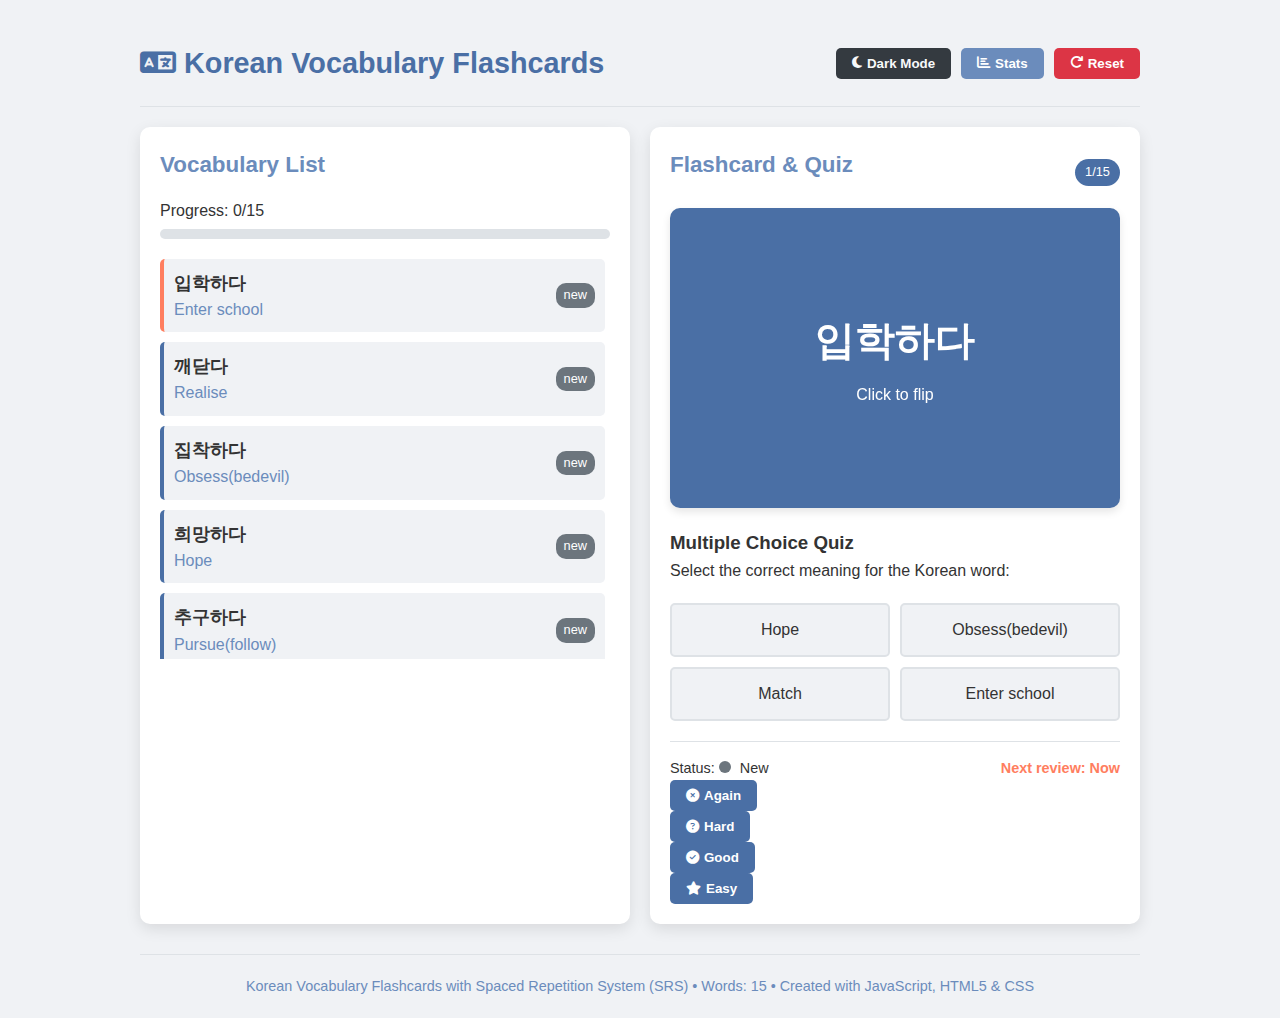
<file: day08.html>
<!DOCTYPE html>
<html lang="en">
<head>
    <meta charset="UTF-8">
    <meta name="viewport" content="width=device-width, initial-scale=1.0">
    <title>Korean Vocabulary Flashcards with SRS</title>
    <link rel="stylesheet" href="https://cdnjs.cloudflare.com/ajax/libs/font-awesome/6.4.0/css/all.min.css">
    <style>
        :root {
            --primary-color: #4a6fa5;
            --secondary-color: #6b8cbc;
            --accent-color: #ff7e5f;
            --light-color: #f8f9fa;
            --dark-color: #343a40;
            --success-color: #28a745;
            --warning-color: #ffc107;
            --danger-color: #dc3545;
            --card-bg: #ffffff;
            --body-bg: #f0f2f5;
            --text-color: #333333;
            --border-color: #dee2e6;
        }

        .dark-mode {
            --primary-color: #5a7ab5;
            --secondary-color: #7b9ccc;
            --accent-color: #ff8e6f;
            --light-color: #2d3748;
            --dark-color: #e2e8f0;
            --card-bg: #1a202c;
            --body-bg: #12161f;
            --text-color: #e2e8f0;
            --border-color: #4a5568;
        }

        * {
            margin: 0;
            padding: 0;
            box-sizing: border-box;
            transition: background-color 0.3s, color 0.3s;
        }

        body {
            font-family: 'Segoe UI', Tahoma, Geneva, Verdana, sans-serif;
            background-color: var(--body-bg);
            color: var(--text-color);
            line-height: 1.6;
            min-height: 100vh;
            padding: 20px;
        }

        .container {
            max-width: 1000px;
            margin: 0 auto;
        }

        header {
            display: flex;
            justify-content: space-between;
            align-items: center;
            padding: 20px 0;
            margin-bottom: 20px;
            border-bottom: 1px solid var(--border-color);
        }

        h1 {
            font-size: 1.8rem;
            color: var(--primary-color);
        }

        h2 {
            font-size: 1.4rem;
            margin-bottom: 15px;
            color: var(--secondary-color);
        }

        .controls {
            display: flex;
            gap: 10px;
            align-items: center;
        }

        button {
            padding: 8px 16px;
            background-color: var(--primary-color);
            color: white;
            border: none;
            border-radius: 5px;
            cursor: pointer;
            font-weight: 600;
            display: flex;
            align-items: center;
            gap: 5px;
        }

        button:hover {
            background-color: var(--secondary-color);
            transform: translateY(-2px);
            box-shadow: 0 4px 8px rgba(0, 0, 0, 0.1);
        }

        button:active {
            transform: translateY(0);
        }

        .dark-mode-btn {
            background-color: var(--dark-color);
            color: var(--light-color);
        }

        .stats-btn {
            background-color: var(--secondary-color);
        }

        .reset-btn {
            background-color: var(--danger-color);
        }

        .main-content {
            display: grid;
            grid-template-columns: 1fr;
            gap: 20px;
        }

        @media (min-width: 768px) {
            .main-content {
                grid-template-columns: 1fr 1fr;
            }
        }

        .card {
            background-color: var(--card-bg);
            border-radius: 10px;
            padding: 20px;
            box-shadow: 0 5px 15px rgba(0, 0, 0, 0.1);
        }

        .progress-section {
            margin-bottom: 20px;
        }

        .progress-bar {
            height: 10px;
            background-color: var(--border-color);
            border-radius: 5px;
            overflow: hidden;
            margin-top: 5px;
        }

        .progress-fill {
            height: 100%;
            background-color: var(--primary-color);
            width: 0%;
            transition: width 0.5s ease;
        }

        .card-header {
            display: flex;
            justify-content: space-between;
            align-items: center;
            margin-bottom: 10px;
        }

        .card-counter {
            background-color: var(--primary-color);
            color: white;
            padding: 3px 10px;
            border-radius: 20px;
            font-size: 0.8rem;
        }

        .vocab-list {
            display: flex;
            flex-direction: column;
            gap: 10px;
            max-height: 400px;
            overflow-y: auto;
            padding-right: 5px;
        }

        .vocab-item {
            padding: 10px;
            background-color: var(--body-bg);
            border-radius: 5px;
            border-left: 4px solid var(--primary-color);
            display: flex;
            justify-content: space-between;
            align-items: center;
        }

        .vocab-korean {
            font-weight: bold;
            font-size: 1.1rem;
        }

        .vocab-english {
            color: var(--secondary-color);
        }

        .vocab-status {
            font-size: 0.8rem;
            padding: 2px 8px;
            border-radius: 10px;
            background-color: var(--border-color);
        }

        .status-new { background-color: #6c757d; color: white; }
        .status-learning { background-color: var(--warning-color); color: #212529; }
        .status-review { background-color: var(--success-color); color: white; }
        .status-mastered { background-color: var(--primary-color); color: white; }

        .flashcard {
            text-align: center;
            height: 300px;
            display: flex;
            flex-direction: column;
            justify-content: center;
            align-items: center;
            perspective: 1000px;
            margin-bottom: 20px;
        }

        .flashcard-inner {
            position: relative;
            width: 100%;
            height: 100%;
            transition: transform 0.8s;
            transform-style: preserve-3d;
            cursor: pointer;
        }

        .flipped .flashcard-inner {
            transform: rotateY(180deg);
        }

        .flashcard-front, .flashcard-back {
            position: absolute;
            width: 100%;
            height: 100%;
            backface-visibility: hidden;
            display: flex;
            flex-direction: column;
            justify-content: center;
            align-items: center;
            border-radius: 10px;
            padding: 20px;
            box-shadow: 0 4px 8px rgba(0, 0, 0, 0.1);
        }

        .flashcard-front {
            background-color: var(--primary-color);
            color: white;
        }

        .flashcard-back {
            background-color: var(--accent-color);
            color: white;
            transform: rotateY(180deg);
        }

        .flashcard-korean {
            font-size: 2.5rem;
            font-weight: bold;
            margin-bottom: 10px;
        }

        .flashcard-english {
            font-size: 1.5rem;
        }

        .quiz-options {
            display: grid;
            grid-template-columns: 1fr;
            gap: 10px;
            margin-top: 20px;
        }

        @media (min-width: 576px) {
            .quiz-options {
                grid-template-columns: 1fr 1fr;
            }
        }

        .quiz-option {
            padding: 12px;
            background-color: var(--body-bg);
            border: 2px solid var(--border-color);
            border-radius: 5px;
            cursor: pointer;
            text-align: center;
        }

        .quiz-option:hover {
            background-color: var(--border-color);
        }

        .quiz-option.correct {
            background-color: var(--success-color);
            color: white;
            border-color: var(--success-color);
        }

        .quiz-option.incorrect {
            background-color: var(--danger-color);
            color: white;
            border-color: var(--danger-color);
        }

        .srs-info {
            display: flex;
            justify-content: space-between;
            margin-top: 20px;
            padding-top: 15px;
            border-top: 1px solid var(--border-color);
            font-size: 0.9rem;
        }

        .next-review {
            color: var(--accent-color);
            font-weight: bold;
        }

        .status-indicator {
            display: inline-block;
            width: 12px;
            height: 12px;
            border-radius: 50%;
            margin-right: 5px;
        }

        .status-new-indicator { background-color: #6c757d; }
        .status-learning-indicator { background-color: var(--warning-color); }
        .status-review-indicator { background-color: var(--success-color); }
        .status-mastered-indicator { background-color: var(--primary-color); }

        footer {
            text-align: center;
            margin-top: 30px;
            padding-top: 20px;
            border-top: 1px solid var(--border-color);
            color: var(--secondary-color);
            font-size: 0.9rem;
        }

        /* Modal styles */
        .modal {
            display: none;
            position: fixed;
            z-index: 100;
            left: 0;
            top: 0;
            width: 100%;
            height: 100%;
            background-color: rgba(0, 0, 0, 0.5);
        }

        .modal-content {
            background-color: var(--card-bg);
            margin: 10% auto;
            padding: 20px;
            border-radius: 10px;
            width: 90%;
            max-width: 600px;
            max-height: 80vh;
            overflow-y: auto;
        }

        .modal-header {
            display: flex;
            justify-content: space-between;
            align-items: center;
            margin-bottom: 20px;
        }

        .close {
            color: var(--text-color);
            font-size: 28px;
            font-weight: bold;
            cursor: pointer;
        }

        .close:hover {
            color: var(--accent-color);
        }

        .stats-grid {
            display: grid;
            grid-template-columns: repeat(auto-fill, minmax(150px, 1fr));
            gap: 15px;
            margin-top: 20px;
        }

        .stat-card {
            background-color: var(--body-bg);
            padding: 15px;
            border-radius: 8px;
            text-align: center;
        }

        .stat-value {
            font-size: 2rem;
            font-weight: bold;
            color: var(--primary-color);
        }

        .stat-label {
            font-size: 0.9rem;
            color: var(--secondary-color);
        }

        .review-history {
            margin-top: 20px;
        }

        .history-item {
            display: flex;
            justify-content: space-between;
            padding: 10px;
            border-bottom: 1px solid var(--border-color);
        }

        .history-word {
            font-weight: bold;
        }

        .history-status {
            font-size: 0.8rem;
            padding: 2px 8px;
            border-radius: 10px;
        }

        /* Responsive adjustments */
        @media (max-width: 576px) {
            header {
                flex-direction: column;
                gap: 15px;
                align-items: flex-start;
            }
            
            .controls {
                width: 100%;
                justify-content: space-between;
            }
            
            .flashcard-korean {
                font-size: 2rem;
            }
            
            .flashcard-english {
                font-size: 1.2rem;
            }
        }
    </style>
</head>
<body>
    <div class="container">
        <header>
            <h1><i class="fas fa-language"></i> Korean Vocabulary Flashcards</h1>
            <div class="controls">
                <button class="dark-mode-btn" id="darkModeToggle">
                    <i class="fas fa-moon"></i> Dark Mode
                </button>
                <button class="stats-btn" id="statsBtn">
                    <i class="fas fa-chart-bar"></i> Stats
                </button>
                <button class="reset-btn" id="resetBtn">
                    <i class="fas fa-redo"></i> Reset
                </button>
            </div>
        </header>

        <main class="main-content">
            <div class="card">
                <h2>Vocabulary List</h2>
                <div class="progress-section">
                    <div>Progress: <span id="progressText">0/15</span></div>
                    <div class="progress-bar">
                        <div class="progress-fill" id="progressFill"></div>
                    </div>
                </div>
                <div class="vocab-list" id="vocabList">
                    <!-- Vocabulary items will be inserted here -->
                </div>
            </div>

            <div class="card">
                <div class="card-header">
                    <h2>Flashcard & Quiz</h2>
                    <div class="card-counter" id="cardCounter">1/15</div>
                </div>
                
                <div class="flashcard" id="flashcard">
                    <div class="flashcard-inner">
                        <div class="flashcard-front">
                            <div class="flashcard-korean" id="flashcardKorean">입학하다</div>
                            <div class="flashcard-hint">Click to flip</div>
                        </div>
                        <div class="flashcard-back">
                            <div class="flashcard-english" id="flashcardEnglish">Enter school</div>
                            <div class="flashcard-hint">Click to flip back</div>
                        </div>
                    </div>
                </div>

                <div class="quiz-section">
                    <h3>Multiple Choice Quiz</h3>
                    <p>Select the correct meaning for the Korean word:</p>
                    <div class="quiz-options" id="quizOptions">
                        <!-- Quiz options will be inserted here -->
                    </div>
                </div>

                <div class="srs-info">
                    <div>
                        Status: 
                        <span class="status-indicator" id="statusIndicator"></span>
                        <span id="statusText">New</span>
                    </div>
                    <div class="next-review" id="nextReview">Next review: Now</div>
                </div>

                <div class="action-buttons">
                    <button id="againBtn">
                        <i class="fas fa-times-circle"></i> Again
                    </button>
                    <button id="hardBtn">
                        <i class="fas fa-question-circle"></i> Hard
                    </button>
                    <button id="goodBtn">
                        <i class="fas fa-check-circle"></i> Good
                    </button>
                    <button id="easyBtn">
                        <i class="fas fa-star"></i> Easy
                    </button>
                </div>
            </div>
        </main>

        <footer>
            <p>Korean Vocabulary Flashcards with Spaced Repetition System (SRS) • Words: 15 • Created with JavaScript, HTML5 & CSS</p>
        </footer>
    </div>

    <!-- Stats Modal -->
    <div id="statsModal" class="modal">
        <div class="modal-content">
            <div class="modal-header">
                <h2>Learning Statistics</h2>
                <span class="close">&times;</span>
            </div>
            <div class="stats-grid" id="statsGrid">
                <!-- Stats will be inserted here -->
            </div>
            <div class="review-history">
                <h3>Recent Reviews</h3>
                <div id="reviewHistory">
                    <!-- Review history will be inserted here -->
                </div>
            </div>
        </div>
    </div>

    <script>
        // Vocabulary data
        const vocabulary = [
            { korean: "입학하다", english: "Enter school" },
            { korean: "깨닫다", english: "Realise" },
            { korean: "집착하다", english: "Obsess(bedevil)" },
            { korean: "희망하다", english: "Hope" },
            { korean: "추구하다", english: "Pursue(follow)" },
            { korean: "통합", english: "Integration" },
            { korean: "어울리다", english: "Match" },
            { korean: "빼다", english: "Remove" },
            { korean: "비교하다", english: "Compare" },
            { korean: "적극적", english: "Active" },
            { korean: "발생하다", english: "Occur" },
            { korean: "성취", english: "Achievement" },
            { korean: "개최하다", english: "Hold" },
            { korean: "신경을 쓰다", english: "Care" },
            { korean: "조급하다", english: "Impatient" }
        ];

        // SRS configuration
        const srsIntervals = {
            'new': 0,      // New cards (0 days)
            'learning': 1, // Learning cards (1 day)
            'review': 3,   // Review cards (3 days)
            'mastered': 7  // Mastered cards (7 days)
        };

        // State management
        let currentCardIndex = 0;
        let userProgress = [];
        let darkMode = false;

        // DOM elements
        const darkModeToggle = document.getElementById('darkModeToggle');
        const statsBtn = document.getElementById('statsBtn');
        const resetBtn = document.getElementById('resetBtn');
        const vocabList = document.getElementById('vocabList');
        const progressText = document.getElementById('progressText');
        const progressFill = document.getElementById('progressFill');
        const flashcard = document.getElementById('flashcard');
        const flashcardKorean = document.getElementById('flashcardKorean');
        const flashcardEnglish = document.getElementById('flashcardEnglish');
        const cardCounter = document.getElementById('cardCounter');
        const quizOptions = document.getElementById('quizOptions');
        const statusIndicator = document.getElementById('statusIndicator');
        const statusText = document.getElementById('statusText');
        const nextReview = document.getElementById('nextReview');
        const againBtn = document.getElementById('againBtn');
        const hardBtn = document.getElementById('hardBtn');
        const goodBtn = document.getElementById('goodBtn');
        const easyBtn = document.getElementById('easyBtn');
        const statsModal = document.getElementById('statsModal');
        const closeModal = document.querySelector('.close');
        const statsGrid = document.getElementById('statsGrid');
        const reviewHistory = document.getElementById('reviewHistory');

        // Initialize the app
        function init() {
            loadProgress();
            renderVocabList();
            renderCard();
            setupEventListeners();
            updateProgress();
        }

        // Load progress from localStorage
        function loadProgress() {
            const savedProgress = localStorage.getItem('koreanVocabProgress');
            
            if (savedProgress) {
                userProgress = JSON.parse(savedProgress);
            } else {
                // Initialize progress for all words
                userProgress = vocabulary.map(word => ({
                    korean: word.korean,
                    english: word.english,
                    status: 'new', // new, learning, review, mastered
                    nextReview: new Date().toISOString(),
                    correctAnswers: 0,
                    totalAnswers: 0,
                    lastReviewed: null
                }));
                saveProgress();
            }
        }

        // Save progress to localStorage
        function saveProgress() {
            localStorage.setItem('koreanVocabProgress', JSON.stringify(userProgress));
        }

        // Render vocabulary list
        function renderVocabList() {
            vocabList.innerHTML = '';
            
            userProgress.forEach((word, index) => {
                const vocabItem = document.createElement('div');
                vocabItem.className = 'vocab-item';
                if (index === currentCardIndex) {
                    vocabItem.style.borderLeftColor = 'var(--accent-color)';
                }
                
                const statusClass = `status-${word.status}`;
                
                vocabItem.innerHTML = `
                    <div>
                        <div class="vocab-korean">${word.korean}</div>
                        <div class="vocab-english">${word.english}</div>
                    </div>
                    <div class="vocab-status ${statusClass}">${word.status}</div>
                `;
                
                vocabItem.addEventListener('click', () => {
                    currentCardIndex = index;
                    renderCard();
                    renderVocabList();
                });
                
                vocabList.appendChild(vocabItem);
            });
        }

        // Render current flashcard and quiz
        function renderCard() {
            const currentWord = userProgress[currentCardIndex];
            
            // Update flashcard
            flashcardKorean.textContent = currentWord.korean;
            flashcardEnglish.textContent = currentWord.english;
            
            // Update counter
            cardCounter.textContent = `${currentCardIndex + 1}/${vocabulary.length}`;
            
            // Update status indicator
            statusIndicator.className = `status-indicator status-${currentWord.status}-indicator`;
            statusText.textContent = currentWord.status.charAt(0).toUpperCase() + currentWord.status.slice(1);
            
            // Update next review time
            const nextReviewDate = new Date(currentWord.nextReview);
            const now = new Date();
            const diffTime = nextReviewDate - now;
            const diffDays = Math.ceil(diffTime / (1000 * 60 * 60 * 24));
            
            if (diffDays <= 0) {
                nextReview.textContent = 'Next review: Now';
            } else if (diffDays === 1) {
                nextReview.textContent = 'Next review: Tomorrow';
            } else {
                nextReview.textContent = `Next review: In ${diffDays} days`;
            }
            
            // Generate quiz options
            generateQuizOptions(currentWord);
            
            // Reset flashcard flip state
            flashcard.classList.remove('flipped');
        }

        // Generate multiple choice quiz options
        function generateQuizOptions(currentWord) {
            // Clear previous options
            quizOptions.innerHTML = '';
            
            // Create an array with the correct answer and 3 random wrong answers
            const options = [currentWord.english];
            
            // Get 3 random wrong answers from other words
            const wrongOptions = vocabulary
                .filter(word => word.english !== currentWord.english)
                .map(word => word.english)
                .sort(() => 0.5 - Math.random())
                .slice(0, 3);
            
            options.push(...wrongOptions);
            
            // Shuffle the options
            shuffleArray(options);
            
            // Create option elements
            options.forEach(option => {
                const optionElement = document.createElement('div');
                optionElement.className = 'quiz-option';
                optionElement.textContent = option;
                
                optionElement.addEventListener('click', () => {
                    // Check if answer is correct
                    const isCorrect = option === currentWord.english;
                    
                    // Disable all options
                    document.querySelectorAll('.quiz-option').forEach(opt => {
                        opt.style.pointerEvents = 'none';
                        if (opt.textContent === currentWord.english) {
                            opt.classList.add('correct');
                        } else if (opt === optionElement && !isCorrect) {
                            opt.classList.add('incorrect');
                        }
                    });
                    
                    // Update progress
                    userProgress[currentCardIndex].totalAnswers++;
                    if (isCorrect) {
                        userProgress[currentCardIndex].correctAnswers++;
                    }
                    
                    // Auto-advance after a delay if answer is correct
                    if (isCorrect) {
                        setTimeout(() => {
                            nextCard();
                        }, 1500);
                    }
                    
                    saveProgress();
                    updateProgress();
                });
                
                quizOptions.appendChild(optionElement);
            });
        }

        // Shuffle array (Fisher-Yates algorithm)
        function shuffleArray(array) {
            for (let i = array.length - 1; i > 0; i--) {
                const j = Math.floor(Math.random() * (i + 1));
                [array[i], array[j]] = [array[j], array[i]];
            }
            return array;
        }

        // Update SRS status based on user response
        function updateSRS(response) {
            const word = userProgress[currentCardIndex];
            const now = new Date();
            
            // Update last reviewed
            word.lastReviewed = now.toISOString();
            
            // Update status based on response
            if (response === 'again') {
                word.status = 'new';
                word.nextReview = now.toISOString();
            } else if (response === 'hard') {
                if (word.status === 'new') word.status = 'learning';
                else if (word.status === 'learning') word.status = 'review';
                word.nextReview = addDays(now, srsIntervals[word.status]).toISOString();
            } else if (response === 'good') {
                if (word.status === 'new') word.status = 'learning';
                else if (word.status === 'learning') word.status = 'review';
                else if (word.status === 'review') word.status = 'mastered';
                word.nextReview = addDays(now, srsIntervals[word.status]).toISOString();
            } else if (response === 'easy') {
                word.status = 'mastered';
                word.nextReview = addDays(now, srsIntervals[word.status]).toISOString();
            }
            
            saveProgress();
            renderVocabList();
            updateProgress();
            nextCard();
        }

        // Helper function to add days to a date
        function addDays(date, days) {
            const result = new Date(date);
            result.setDate(result.getDate() + days);
            return result;
        }

        // Move to next card
        function nextCard() {
            // Reset quiz options
            document.querySelectorAll('.quiz-option').forEach(opt => {
                opt.style.pointerEvents = 'auto';
                opt.classList.remove('correct', 'incorrect');
            });
            
            // Move to next card
            currentCardIndex = (currentCardIndex + 1) % vocabulary.length;
            renderCard();
            renderVocabList();
        }

        // Update progress display
        function updateProgress() {
            const masteredCount = userProgress.filter(word => word.status === 'mastered').length;
            const progressPercentage = (masteredCount / vocabulary.length) * 100;
            
            progressText.textContent = `${masteredCount}/${vocabulary.length}`;
            progressFill.style.width = `${progressPercentage}%`;
        }

        // Setup event listeners
        function setupEventListeners() {
            // Dark mode toggle
            darkModeToggle.addEventListener('click', () => {
                darkMode = !darkMode;
                document.body.classList.toggle('dark-mode', darkMode);
                darkModeToggle.innerHTML = darkMode 
                    ? '<i class="fas fa-sun"></i> Light Mode' 
                    : '<i class="fas fa-moon"></i> Dark Mode';
            });

            // Flashcard flip
            flashcard.addEventListener('click', () => {
                flashcard.classList.toggle('flipped');
            });

            // SRS buttons
            againBtn.addEventListener('click', () => updateSRS('again'));
            hardBtn.addEventListener('click', () => updateSRS('hard'));
            goodBtn.addEventListener('click', () => updateSRS('good'));
            easyBtn.addEventListener('click', () => updateSRS('easy'));

            // Stats modal
            statsBtn.addEventListener('click', showStats);
            closeModal.addEventListener('click', () => {
                statsModal.style.display = 'none';
            });

            // Reset button
            resetBtn.addEventListener('click', () => {
                if (confirm('Are you sure you want to reset all progress? This cannot be undone.')) {
                    localStorage.removeItem('koreanVocabProgress');
                    location.reload();
                }
            });

            // Close modal when clicking outside
            window.addEventListener('click', (event) => {
                if (event.target === statsModal) {
                    statsModal.style.display = 'none';
                }
            });
        }

        // Show statistics modal
        function showStats() {
            // Calculate stats
            const totalWords = userProgress.length;
            const newWords = userProgress.filter(word => word.status === 'new').length;
            const learningWords = userProgress.filter(word => word.status === 'learning').length;
            const reviewWords = userProgress.filter(word => word.status === 'review').length;
            const masteredWords = userProgress.filter(word => word.status === 'mastered').length;
            
            const totalAnswers = userProgress.reduce((sum, word) => sum + word.totalAnswers, 0);
            const correctAnswers = userProgress.reduce((sum, word) => sum + word.correctAnswers, 0);
            const accuracy = totalAnswers > 0 ? Math.round((correctAnswers / totalAnswers) * 100) : 0;
            
            // Update stats grid
            statsGrid.innerHTML = `
                <div class="stat-card">
                    <div class="stat-value">${totalWords}</div>
                    <div class="stat-label">Total Words</div>
                </div>
                <div class="stat-card">
                    <div class="stat-value">${masteredWords}</div>
                    <div class="stat-label">Mastered</div>
                </div>
                <div class="stat-card">
                    <div class="stat-value">${reviewWords}</div>
                    <div class="stat-label">To Review</div>
                </div>
                <div class="stat-card">
                    <div class="stat-value">${accuracy}%</div>
                    <div class="stat-label">Accuracy</div>
                </div>
            `;
            
            // Update review history
            const reviewedWords = userProgress
                .filter(word => word.lastReviewed)
                .sort((a, b) => new Date(b.lastReviewed) - new Date(a.lastReviewed))
                .slice(0, 10);
            
            reviewHistory.innerHTML = '';
            
            if (reviewedWords.length > 0) {
                reviewedWords.forEach(word => {
                    const historyItem = document.createElement('div');
                    historyItem.className = 'history-item';
                    
                    const statusClass = `status-${word.status}`;
                    
                    historyItem.innerHTML = `
                        <div class="history-word">${word.korean}</div>
                        <div>
                            <span class="history-status ${statusClass}">${word.status}</span>
                            <span>${new Date(word.lastReviewed).toLocaleDateString()}</span>
                        </div>
                    `;
                    
                    reviewHistory.appendChild(historyItem);
                });
            } else {
                reviewHistory.innerHTML = '<p>No words reviewed yet.</p>';
            }
            
            // Show modal
            statsModal.style.display = 'block';
        }

        // Initialize the app when the page loads
        document.addEventListener('DOMContentLoaded', init);
    </script>
</body>
</html>
</file>
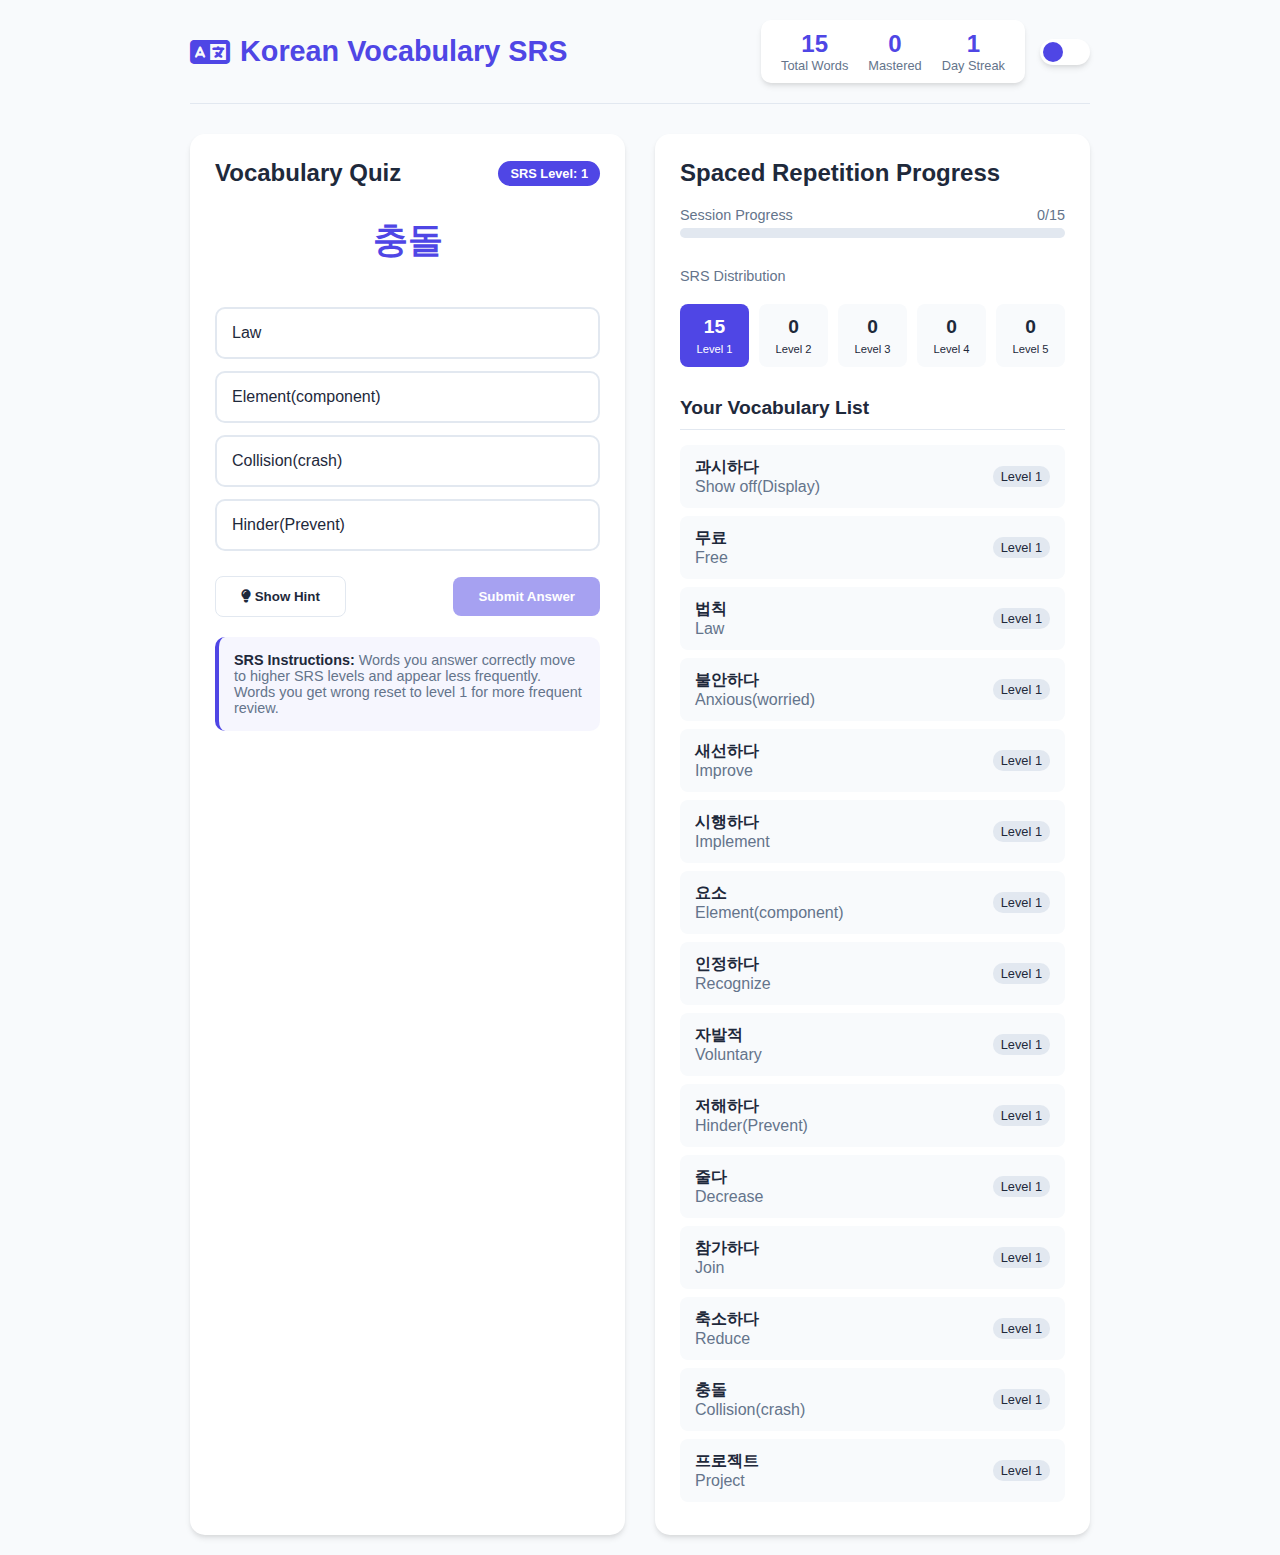
<file: day09.html>
<!DOCTYPE html>
<html lang="en">
<head>
    <meta charset="UTF-8">
    <meta name="viewport" content="width=device-width, initial-scale=1.0">
    <title>SRS Korean Vocabulary Quiz</title>
    <link rel="stylesheet" href="https://cdnjs.cloudflare.com/ajax/libs/font-awesome/6.4.0/css/all.min.css">
    <style>
        :root {
            --primary: #4f46e5;
            --primary-light: #818cf8;
            --secondary: #10b981;
            --danger: #ef4444;
            --warning: #f59e0b;
            --bg-color: #f8fafc;
            --card-bg: #ffffff;
            --text-color: #1e293b;
            --text-secondary: #64748b;
            --border-color: #e2e8f0;
            --shadow: 0 4px 6px -1px rgba(0, 0, 0, 0.1), 0 2px 4px -1px rgba(0, 0, 0, 0.06);
        }

        .dark-mode {
            --primary: #6366f1;
            --primary-light: #818cf8;
            --secondary: #10b981;
            --danger: #f87171;
            --warning: #fbbf24;
            --bg-color: #0f172a;
            --card-bg: #1e293b;
            --text-color: #f1f5f9;
            --text-secondary: #94a3b8;
            --border-color: #334155;
            --shadow: 0 4px 6px -1px rgba(0, 0, 0, 0.3), 0 2px 4px -1px rgba(0, 0, 0, 0.2);
        }

        * {
            margin: 0;
            padding: 0;
            box-sizing: border-box;
            font-family: 'Segoe UI', Tahoma, Geneva, Verdana, sans-serif;
            transition: background-color 0.3s ease, color 0.1s ease;
        }

        body {
            background-color: var(--bg-color);
            color: var(--text-color);
            min-height: 100vh;
            padding: 20px;
        }

        .container {
            max-width: 900px;
            margin: 0 auto;
        }

        header {
            display: flex;
            justify-content: space-between;
            align-items: center;
            margin-bottom: 30px;
            padding-bottom: 20px;
            border-bottom: 1px solid var(--border-color);
        }

        .logo {
            display: flex;
            align-items: center;
            gap: 10px;
            font-size: 1.8rem;
            font-weight: 700;
            color: var(--primary);
        }

        .logo i {
            font-size: 2rem;
        }

        .controls {
            display: flex;
            align-items: center;
            gap: 15px;
        }

        .stats-card {
            display: flex;
            gap: 20px;
            padding: 10px 20px;
            background-color: var(--card-bg);
            border-radius: 10px;
            box-shadow: var(--shadow);
        }

        .stat-item {
            text-align: center;
        }

        .stat-value {
            font-size: 1.5rem;
            font-weight: 700;
            color: var(--primary);
        }

        .stat-label {
            font-size: 0.8rem;
            color: var(--text-secondary);
        }

        .mode-toggle {
            background-color: var(--card-bg);
            border: none;
            width: 50px;
            height: 26px;
            border-radius: 13px;
            position: relative;
            cursor: pointer;
            box-shadow: var(--shadow);
        }

        .mode-toggle::after {
            content: '';
            position: absolute;
            top: 3px;
            left: 3px;
            width: 20px;
            height: 20px;
            background-color: var(--primary);
            border-radius: 50%;
            transition: transform 0.3s ease;
        }

        .dark-mode .mode-toggle::after {
            transform: translateX(24px);
        }

        main {
            display: grid;
            grid-template-columns: 1fr;
            gap: 30px;
        }

        @media (min-width: 768px) {
            main {
                grid-template-columns: 1fr 1fr;
            }
        }

        .quiz-card, .progress-card {
            background-color: var(--card-bg);
            border-radius: 15px;
            padding: 25px;
            box-shadow: var(--shadow);
        }

        .quiz-header {
            display: flex;
            justify-content: space-between;
            align-items: center;
            margin-bottom: 20px;
        }

        .quiz-title {
            font-size: 1.5rem;
            font-weight: 700;
        }

        .srs-badge {
            background-color: var(--primary);
            color: white;
            padding: 5px 12px;
            border-radius: 20px;
            font-size: 0.8rem;
            font-weight: 600;
        }

        .quiz-word {
            text-align: center;
            font-size: 2.2rem;
            font-weight: 700;
            margin: 30px 0;
            color: var(--primary);
            min-height: 60px;
        }

        .quiz-options {
            display: flex;
            flex-direction: column;
            gap: 12px;
            margin-bottom: 25px;
        }

        .option {
            padding: 15px;
            border: 2px solid var(--border-color);
            border-radius: 10px;
            cursor: pointer;
            transition: all 0.2s ease;
        }

        .option:hover {
            background-color: rgba(79, 70, 229, 0.05);
            border-color: var(--primary-light);
        }

        .option.selected {
            background-color: rgba(79, 70, 229, 0.1);
            border-color: var(--primary);
        }

        .option.correct {
            background-color: rgba(16, 185, 129, 0.15);
            border-color: var(--secondary);
        }

        .option.incorrect {
            background-color: rgba(239, 68, 68, 0.1);
            border-color: var(--danger);
        }

        .quiz-footer {
            display: flex;
            justify-content: space-between;
            align-items: center;
        }

        .button {
            padding: 12px 25px;
            border: none;
            border-radius: 8px;
            font-weight: 600;
            cursor: pointer;
            transition: all 0.2s ease;
        }

        .button-primary {
            background-color: var(--primary);
            color: white;
        }

        .button-primary:hover {
            background-color: var(--primary-light);
        }

        .button-secondary {
            background-color: var(--card-bg);
            color: var(--text-color);
            border: 1px solid var(--border-color);
        }

        .button-secondary:hover {
            background-color: var(--border-color);
        }

        .button:disabled {
            opacity: 0.5;
            cursor: not-allowed;
        }

        .progress-title {
            font-size: 1.5rem;
            font-weight: 700;
            margin-bottom: 20px;
        }

        .progress-info {
            display: flex;
            justify-content: space-between;
            margin-bottom: 5px;
            font-size: 0.9rem;
            color: var(--text-secondary);
        }

        .progress-bar {
            height: 10px;
            background-color: var(--border-color);
            border-radius: 5px;
            margin-bottom: 30px;
            overflow: hidden;
        }

        .progress-fill {
            height: 100%;
            background-color: var(--primary);
            border-radius: 5px;
            width: 0%;
            transition: width 0.5s ease;
        }

        .srs-levels {
            display: grid;
            grid-template-columns: repeat(5, 1fr);
            gap: 10px;
            margin-top: 20px;
        }

        .level {
            background-color: var(--bg-color);
            border-radius: 8px;
            padding: 12px 5px;
            text-align: center;
        }

        .level.active {
            background-color: var(--primary);
            color: white;
        }

        .level-count {
            font-size: 1.2rem;
            font-weight: 700;
        }

        .level-label {
            font-size: 0.7rem;
            margin-top: 5px;
        }

        .word-list {
            margin-top: 30px;
        }

        .word-list-title {
            font-size: 1.2rem;
            font-weight: 600;
            margin-bottom: 15px;
            padding-bottom: 10px;
            border-bottom: 1px solid var(--border-color);
        }

        .word-item {
            display: flex;
            justify-content: space-between;
            align-items: center;
            padding: 12px 15px;
            border-radius: 8px;
            margin-bottom: 8px;
            background-color: var(--bg-color);
        }

        .word-korean {
            font-weight: 600;
        }

        .word-meaning {
            color: var(--text-secondary);
        }

        .word-level {
            font-size: 0.8rem;
            padding: 3px 8px;
            border-radius: 10px;
            background-color: var(--border-color);
        }

        .feedback {
            padding: 15px;
            border-radius: 10px;
            margin-top: 20px;
            text-align: center;
            font-weight: 600;
            display: none;
        }

        .feedback.correct {
            background-color: rgba(16, 185, 129, 0.15);
            color: var(--secondary);
            display: block;
        }

        .feedback.incorrect {
            background-color: rgba(239, 68, 68, 0.1);
            color: var(--danger);
            display: block;
        }

        .instructions {
            margin-top: 20px;
            padding: 15px;
            background-color: rgba(79, 70, 229, 0.05);
            border-radius: 10px;
            border-left: 4px solid var(--primary);
            font-size: 0.9rem;
            color: var(--text-secondary);
        }

        .instructions strong {
            color: var(--text-color);
        }

        @media (max-width: 768px) {
            .stats-card {
                flex-direction: column;
                gap: 10px;
                padding: 15px;
            }
            
            .quiz-word {
                font-size: 1.8rem;
            }
            
            .srs-levels {
                grid-template-columns: repeat(3, 1fr);
            }
            
            header {
                flex-direction: column;
                gap: 20px;
                align-items: flex-start;
            }
            
            .controls {
                width: 100%;
                justify-content: space-between;
            }
        }
    </style>
</head>
<body>
    <div class="container">
        <header>
            <div class="logo">
                <i class="fas fa-language"></i>
                <span>Korean Vocabulary SRS</span>
            </div>
            <div class="controls">
                <div class="stats-card">
                    <div class="stat-item">
                        <div class="stat-value" id="total-words">15</div>
                        <div class="stat-label">Total Words</div>
                    </div>
                    <div class="stat-item">
                        <div class="stat-value" id="mastered-words">0</div>
                        <div class="stat-label">Mastered</div>
                    </div>
                    <div class="stat-item">
                        <div class="stat-value" id="streak-count">0</div>
                        <div class="stat-label">Day Streak</div>
                    </div>
                </div>
                <button class="mode-toggle" id="mode-toggle" aria-label="Toggle dark mode"></button>
            </div>
        </header>

        <main>
            <section class="quiz-card">
                <div class="quiz-header">
                    <div class="quiz-title">Vocabulary Quiz</div>
                    <div class="srs-badge">SRS Level: <span id="current-level">1</span></div>
                </div>
                
                <div class="quiz-word" id="current-word">자발적</div>
                
                <div class="quiz-options" id="options-container">
                    <!-- Options will be generated by JavaScript -->
                </div>
                
                <div class="feedback" id="feedback-message"></div>
                
                <div class="quiz-footer">
                    <button class="button button-secondary" id="hint-button">
                        <i class="fas fa-lightbulb"></i> Show Hint
                    </button>
                    <button class="button button-primary" id="submit-button" disabled>
                        Submit Answer
                    </button>
                    <button class="button button-primary" id="next-button" style="display: none;">
                        Next Word <i class="fas fa-arrow-right"></i>
                    </button>
                </div>
                
                <div class="instructions">
                    <strong>SRS Instructions:</strong> Words you answer correctly move to higher SRS levels and appear less frequently. Words you get wrong reset to level 1 for more frequent review.
                </div>
            </section>
            
            <section class="progress-card">
                <div class="progress-title">Spaced Repetition Progress</div>
                
                <div class="progress-info">
                    <span>Session Progress</span>
                    <span id="progress-text">0/15</span>
                </div>
                <div class="progress-bar">
                    <div class="progress-fill" id="progress-fill"></div>
                </div>
                
                <div class="progress-info">
                    <span>SRS Distribution</span>
                </div>
                <div class="srs-levels" id="srs-levels">
                    <!-- SRS levels will be generated by JavaScript -->
                </div>
                
                <div class="word-list">
                    <div class="word-list-title">Your Vocabulary List</div>
                    <div id="word-list-container">
                        <!-- Word list will be generated by JavaScript -->
                    </div>
                </div>
            </section>
        </main>
    </div>

    <script>
        // Vocabulary data
        const vocabulary = [
            { korean: "자발적", meaning: "Voluntary", level: 1, lastReviewed: null },
            { korean: "충돌", meaning: "Collision(crash)", level: 1, lastReviewed: null },
            { korean: "요소", meaning: "Element(component)", level: 1, lastReviewed: null },
            { korean: "프로젝트", meaning: "Project", level: 1, lastReviewed: null },
            { korean: "축소하다", meaning: "Reduce", level: 1, lastReviewed: null },
            { korean: "무료", meaning: "Free", level: 1, lastReviewed: null },
            { korean: "새선하다", meaning: "Improve", level: 1, lastReviewed: null },
            { korean: "저해하다", meaning: "Hinder(Prevent)", level: 1, lastReviewed: null },
            { korean: "줄다", meaning: "Decrease", level: 1, lastReviewed: null },
            { korean: "법칙", meaning: "Law", level: 1, lastReviewed: null },
            { korean: "인정하다", meaning: "Recognize", level: 1, lastReviewed: null },
            { korean: "과시하다", meaning: "Show off(Display)", level: 1, lastReviewed: null },
            { korean: "시행하다", meaning: "Implement", level: 1, lastReviewed: null },
            { korean: "참가하다", meaning: "Join", level: 1, lastReviewed: null },
            { korean: "불안하다", meaning: "Anxious(worried)", level: 1, lastReviewed: null }
        ];

        // Spaced Repetition intervals (in days)
        const srsIntervals = [1, 3, 7, 14, 30];
        
        // DOM elements
        const currentWordElement = document.getElementById('current-word');
        const optionsContainer = document.getElementById('options-container');
        const submitButton = document.getElementById('submit-button');
        const nextButton = document.getElementById('next-button');
        const hintButton = document.getElementById('hint-button');
        const feedbackMessage = document.getElementById('feedback-message');
        const progressFill = document.getElementById('progress-fill');
        const progressText = document.getElementById('progress-text');
        const srsLevelsContainer = document.getElementById('srs-levels');
        const wordListContainer = document.getElementById('word-list-container');
        const totalWordsElement = document.getElementById('total-words');
        const masteredWordsElement = document.getElementById('mastered-words');
        const streakCountElement = document.getElementById('streak-count');
        const currentLevelElement = document.getElementById('current-level');
        const modeToggle = document.getElementById('mode-toggle');
        
        // Quiz state variables
        let currentWordIndex = 0;
        let selectedOption = null;
        let score = 0;
        let totalReviewed = 0;
        let sessionWords = [];
        let streak = parseInt(localStorage.getItem('vocabStreak')) || 0;
        let lastStudyDate = localStorage.getItem('lastStudyDate');
        
        // Initialize the application
        function init() {
            // Check and update streak
            updateStreak();
            
            // Set total words count
            totalWordsElement.textContent = vocabulary.length;
            
            // Initialize SRS levels display
            renderSRSLevels();
            
            // Initialize word list
            renderWordList();
            
            // Prepare session words (all words at level 1 or due for review)
            prepareSessionWords();
            
            // Start the quiz
            loadNextWord();
            
            // Set up event listeners
            setupEventListeners();
            
            // Update progress display
            updateProgress();
        }
        
        // Update study streak
        function updateStreak() {
            const today = new Date().toDateString();
            
            if (lastStudyDate !== today) {
                const yesterday = new Date();
                yesterday.setDate(yesterday.getDate() - 1);
                
                if (lastStudyDate === yesterday.toDateString()) {
                    streak++;
                } else {
                    streak = 1;
                }
                
                localStorage.setItem('vocabStreak', streak);
                localStorage.setItem('lastStudyDate', today);
            }
            
            streakCountElement.textContent = streak;
        }
        
        // Prepare words for this study session
        function prepareSessionWords() {
            // In a real SRS system, we would filter words based on their review schedule
            // For this demo, we'll include all words at level 1 and some at higher levels
            sessionWords = [...vocabulary];
            
            // Shuffle the words for the session
            shuffleArray(sessionWords);
        }
        
        // Load the next word in the quiz
        function loadNextWord() {
            if (currentWordIndex >= sessionWords.length) {
                endQuiz();
                return;
            }
            
            const currentWord = sessionWords[currentWordIndex];
            currentWordElement.textContent = currentWord.korean;
            currentLevelElement.textContent = currentWord.level;
            
            // Reset UI state
            selectedOption = null;
            submitButton.disabled = true;
            submitButton.style.display = 'block';
            nextButton.style.display = 'none';
            feedbackMessage.style.display = 'none';
            feedbackMessage.className = 'feedback';
            
            // Clear previous options
            optionsContainer.innerHTML = '';
            
            // Create options (correct answer + 3 random wrong answers)
            const options = [currentWord.meaning];
            
            // Get 3 random wrong answers
            const otherWords = vocabulary.filter(word => word.korean !== currentWord.korean);
            shuffleArray(otherWords);
            
            for (let i = 0; i < 3 && i < otherWords.length; i++) {
                options.push(otherWords[i].meaning);
            }
            
            // Shuffle the options
            shuffleArray(options);
            
            // Create option elements
            options.forEach(option => {
                const optionElement = document.createElement('div');
                optionElement.className = 'option';
                optionElement.textContent = option;
                
                optionElement.addEventListener('click', () => {
                    if (submitButton.style.display === 'block') {
                        // Remove selected class from all options
                        document.querySelectorAll('.option').forEach(opt => {
                            opt.classList.remove('selected');
                        });
                        
                        // Add selected class to clicked option
                        optionElement.classList.add('selected');
                        selectedOption = option;
                        submitButton.disabled = false;
                    }
                });
                
                optionsContainer.appendChild(optionElement);
            });
            
            // Update progress
            updateProgress();
        }
        
        // Submit the answer
        function submitAnswer() {
            if (selectedOption === null) return;
            
            const currentWord = sessionWords[currentWordIndex];
            const isCorrect = selectedOption === currentWord.meaning;
            
            // Update word level based on answer (SRS logic)
            if (isCorrect) {
                // Move word to next SRS level
                if (currentWord.level < 5) {
                    currentWord.level++;
                }
                feedbackMessage.textContent = `Correct! "${currentWord.korean}" means "${currentWord.meaning}"`;
                feedbackMessage.classList.add('correct');
                score++;
            } else {
                // Reset word to level 1 for more frequent review
                currentWord.level = 1;
                feedbackMessage.textContent = `Incorrect. "${currentWord.korean}" means "${currentWord.meaning}"`;
                feedbackMessage.classList.add('incorrect');
            }
            
            // Update last reviewed date
            currentWord.lastReviewed = new Date().toISOString();
            
            // Show feedback
            feedbackMessage.style.display = 'block';
            
            // Highlight correct and incorrect options
            document.querySelectorAll('.option').forEach(option => {
                if (option.textContent === currentWord.meaning) {
                    option.classList.add('correct');
                } else if (option.textContent === selectedOption && !isCorrect) {
                    option.classList.add('incorrect');
                }
                option.style.pointerEvents = 'none';
            });
            
            // Update stats
            totalReviewed++;
            updateStats();
            renderSRSLevels();
            renderWordList();
            
            // Show next button
            submitButton.style.display = 'none';
            nextButton.style.display = 'block';
        }
        
        // Move to the next word
        function nextWord() {
            currentWordIndex++;
            loadNextWord();
        }
        
        // Show a hint for the current word
        function showHint() {
            const currentWord = sessionWords[currentWordIndex];
            alert(`Hint: This word starts with "${currentWord.korean.charAt(0)}" and has ${currentWord.korean.length} characters.`);
        }
        
        // End the quiz
        function endQuiz() {
            currentWordElement.textContent = "Quiz Complete!";
            optionsContainer.innerHTML = `<div style="text-align: center; padding: 30px; color: var(--text-secondary);">
                <h3>You've completed this session!</h3>
                <p>You got ${score} out of ${sessionWords.length} words correct.</p>
                <p>Words will reappear based on their SRS levels.</p>
                <button class="button button-primary" id="restart-button" style="margin-top: 20px;">
                    <i class="fas fa-redo"></i> Practice Again
                </button>
            </div>`;
            
            submitButton.style.display = 'none';
            nextButton.style.display = 'none';
            feedbackMessage.style.display = 'none';
            
            // Add event listener for restart button
            document.getElementById('restart-button').addEventListener('click', restartQuiz);
        }
        
        // Restart the quiz
        function restartQuiz() {
            currentWordIndex = 0;
            score = 0;
            totalReviewed = 0;
            
            // Reset all words to level 1 for demo purposes
            // In a real app, you would preserve the SRS levels
            vocabulary.forEach(word => {
                word.level = 1;
            });
            
            prepareSessionWords();
            loadNextWord();
            updateStats();
            renderSRSLevels();
            renderWordList();
        }
        
        // Update progress display
        function updateProgress() {
            const progressPercent = (currentWordIndex / sessionWords.length) * 100;
            progressFill.style.width = `${progressPercent}%`;
            progressText.textContent = `${currentWordIndex}/${sessionWords.length}`;
        }
        
        // Update statistics display
        function updateStats() {
            // Calculate mastered words (level 5)
            const masteredCount = vocabulary.filter(word => word.level === 5).length;
            masteredWordsElement.textContent = masteredCount;
        }
        
        // Render SRS levels distribution
        function renderSRSLevels() {
            srsLevelsContainer.innerHTML = '';
            
            // Count words at each level
            const levelCounts = [0, 0, 0, 0, 0];
            vocabulary.forEach(word => {
                if (word.level >= 1 && word.level <= 5) {
                    levelCounts[word.level - 1]++;
                }
            });
            
            // Create level elements
            for (let i = 0; i < 5; i++) {
                const levelElement = document.createElement('div');
                levelElement.className = 'level';
                if (i === 0) levelElement.classList.add('active');
                
                levelElement.innerHTML = `
                    <div class="level-count">${levelCounts[i]}</div>
                    <div class="level-label">Level ${i+1}</div>
                `;
                
                srsLevelsContainer.appendChild(levelElement);
            }
        }
        
        // Render the word list
        function renderWordList() {
            wordListContainer.innerHTML = '';
            
            // Sort vocabulary by level (descending) and then alphabetically
            const sortedVocabulary = [...vocabulary].sort((a, b) => {
                if (b.level !== a.level) {
                    return b.level - a.level;
                }
                return a.korean.localeCompare(b.korean);
            });
            
            // Create word items
            sortedVocabulary.forEach(word => {
                const wordElement = document.createElement('div');
                wordElement.className = 'word-item';
                
                wordElement.innerHTML = `
                    <div>
                        <div class="word-korean">${word.korean}</div>
                        <div class="word-meaning">${word.meaning}</div>
                    </div>
                    <div class="word-level">Level ${word.level}</div>
                `;
                
                wordListContainer.appendChild(wordElement);
            });
        }
        
        // Set up event listeners
        function setupEventListeners() {
            submitButton.addEventListener('click', submitAnswer);
            nextButton.addEventListener('click', nextWord);
            hintButton.addEventListener('click', showHint);
            
            // Dark mode toggle
            modeToggle.addEventListener('click', () => {
                document.body.classList.toggle('dark-mode');
                
                // Save preference to localStorage
                const isDarkMode = document.body.classList.contains('dark-mode');
                localStorage.setItem('darkMode', isDarkMode);
            });
            
            // Check for saved dark mode preference
            const savedDarkMode = localStorage.getItem('darkMode') === 'true';
            if (savedDarkMode) {
                document.body.classList.add('dark-mode');
            }
            
            // Keyboard shortcuts
            document.addEventListener('keydown', (e) => {
                // Number keys 1-4 for selecting options
                if (e.key >= '1' && e.key <= '4' && submitButton.style.display === 'block') {
                    const options = document.querySelectorAll('.option');
                    const index = parseInt(e.key) - 1;
                    
                    if (index < options.length) {
                        options[index].click();
                    }
                }
                
                // Enter to submit or go to next word
                if (e.key === 'Enter') {
                    if (submitButton.style.display === 'block' && !submitButton.disabled) {
                        submitButton.click();
                    } else if (nextButton.style.display === 'block') {
                        nextButton.click();
                    }
                }
                
                // Space for hint
                if (e.key === ' ' && !e.target.matches('button, input, textarea')) {
                    e.preventDefault();
                    hintButton.click();
                }
            });
        }
        
        // Utility function to shuffle an array
        function shuffleArray(array) {
            for (let i = array.length - 1; i > 0; i--) {
                const j = Math.floor(Math.random() * (i + 1));
                [array[i], array[j]] = [array[j], array[i]];
            }
            return array;
        }
        
        // Initialize the app when the page loads
        document.addEventListener('DOMContentLoaded', init);
    </script>
</body>
</html>
</file>
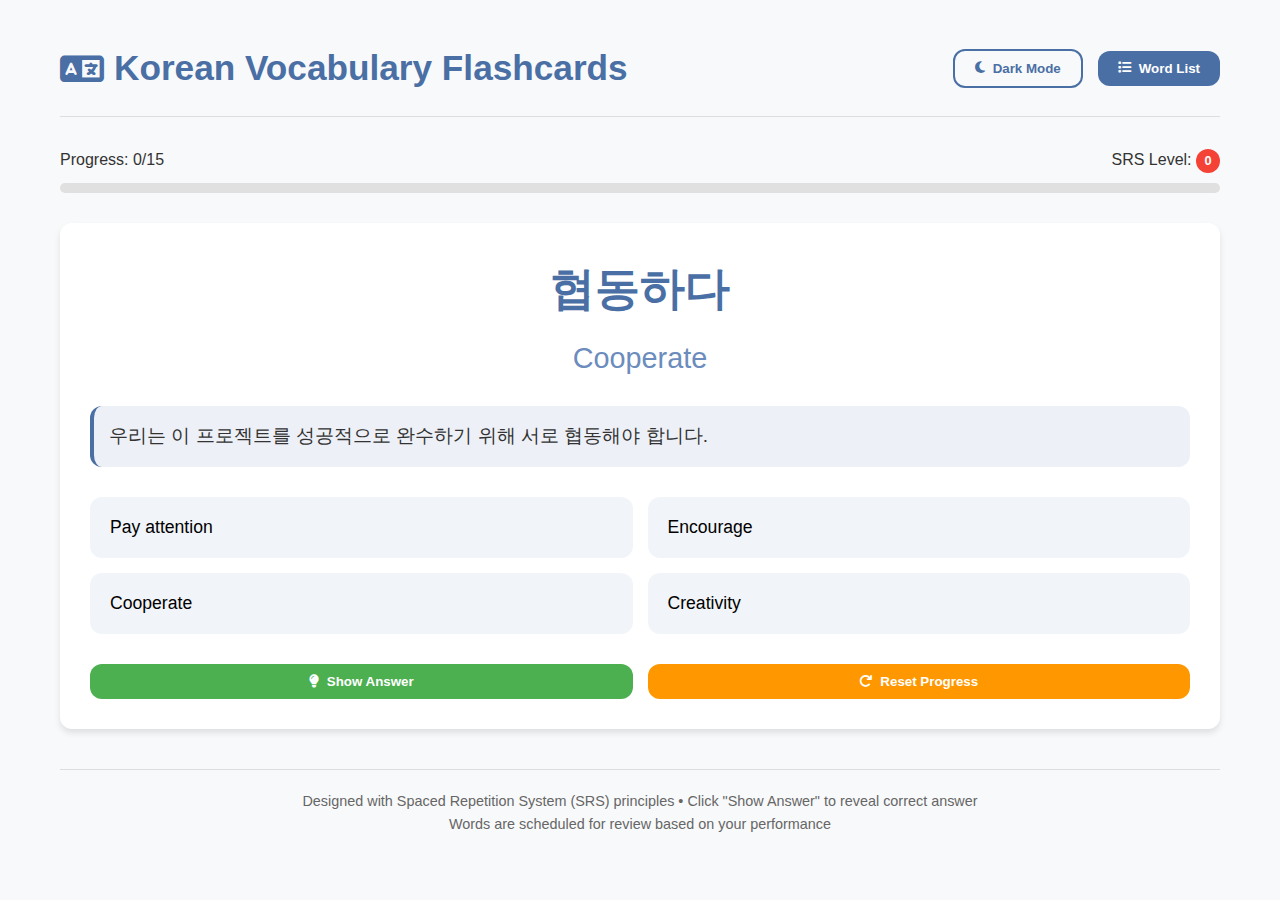
<file: day11.html>
<!DOCTYPE html>
<html lang="en">
<head>
    <meta charset="UTF-8">
    <meta name="viewport" content="width=device-width, initial-scale=1.0">
    <title>Korean Vocabulary Flashcards with SRS</title>
    <link rel="stylesheet" href="https://cdnjs.cloudflare.com/ajax/libs/font-awesome/6.4.0/css/all.min.css">
    <style>
        :root {
            --primary-color: #4a6fa5;
            --secondary-color: #6b8cbc;
            --success-color: #4caf50;
            --warning-color: #ff9800;
            --danger-color: #f44336;
            --light-bg: #f8f9fa;
            --dark-bg: #1a1a2e;
            --card-light: #ffffff;
            --card-dark: #16213e;
            --text-light: #333333;
            --text-dark: #e6e6e6;
            --border-radius: 12px;
            --shadow: 0 4px 6px rgba(0, 0, 0, 0.1);
            --transition: all 0.3s ease;
        }

        * {
            margin: 0;
            padding: 0;
            box-sizing: border-box;
            font-family: 'Segoe UI', Tahoma, Geneva, Verdana, sans-serif;
        }

        body {
            background-color: var(--light-bg);
            color: var(--text-light);
            line-height: 1.6;
            transition: var(--transition);
        }

        body.dark-mode {
            background-color: var(--dark-bg);
            color: var(--text-dark);
        }

        .container {
            max-width: 1200px;
            margin: 0 auto;
            padding: 20px;
        }

        header {
            display: flex;
            justify-content: space-between;
            align-items: center;
            padding: 20px 0;
            margin-bottom: 30px;
            border-bottom: 1px solid #ddd;
        }

        body.dark-mode header {
            border-bottom-color: #444;
        }

        h1 {
            color: var(--primary-color);
            font-size: 2.2rem;
            display: flex;
            align-items: center;
            gap: 10px;
        }

        .controls {
            display: flex;
            gap: 15px;
            align-items: center;
        }

        .btn {
            padding: 10px 20px;
            border: none;
            border-radius: var(--border-radius);
            cursor: pointer;
            font-weight: 600;
            transition: var(--transition);
            display: flex;
            align-items: center;
            gap: 8px;
        }

        .btn-primary {
            background-color: var(--primary-color);
            color: white;
        }

        .btn-primary:hover {
            background-color: var(--secondary-color);
            transform: translateY(-2px);
        }

        .toggle-btn {
            background-color: transparent;
            border: 2px solid var(--primary-color);
            color: var(--primary-color);
        }

        body.dark-mode .toggle-btn {
            color: var(--text-dark);
            border-color: var(--text-dark);
        }

        .toggle-btn:hover {
            background-color: rgba(74, 111, 165, 0.1);
        }

        .progress-container {
            margin-bottom: 30px;
        }

        .progress-info {
            display: flex;
            justify-content: space-between;
            margin-bottom: 10px;
        }

        .progress-bar {
            height: 10px;
            background-color: #e0e0e0;
            border-radius: 5px;
            overflow: hidden;
        }

        body.dark-mode .progress-bar {
            background-color: #2d3748;
        }

        .progress-fill {
            height: 100%;
            background-color: var(--primary-color);
            width: 0%;
            transition: width 0.5s ease;
        }

        .main-content {
            display: flex;
            flex-direction: column;
            gap: 30px;
        }

        .card {
            background-color: var(--card-light);
            border-radius: var(--border-radius);
            padding: 30px;
            box-shadow: var(--shadow);
            transition: var(--transition);
        }

        body.dark-mode .card {
            background-color: var(--card-dark);
        }

        .word-display {
            text-align: center;
            margin-bottom: 20px;
        }

        .korean-word {
            font-size: 2.8rem;
            color: var(--primary-color);
            margin-bottom: 10px;
            font-weight: 700;
        }

        .translation {
            font-size: 1.8rem;
            color: var(--secondary-color);
            margin-bottom: 5px;
        }

        .meaning-note {
            font-size: 1rem;
            color: #666;
            font-style: italic;
        }

        body.dark-mode .meaning-note {
            color: #aaa;
        }

        .example-sentence {
            font-size: 1.2rem;
            margin: 25px 0;
            padding: 15px;
            background-color: rgba(74, 111, 165, 0.1);
            border-radius: var(--border-radius);
            border-left: 4px solid var(--primary-color);
        }

        .quiz-options {
            display: grid;
            grid-template-columns: 1fr;
            gap: 15px;
            margin-top: 30px;
        }

        @media (min-width: 768px) {
            .quiz-options {
                grid-template-columns: 1fr 1fr;
            }
        }

        .option-btn {
            padding: 18px;
            text-align: left;
            background-color: rgba(74, 111, 165, 0.08);
            border: 2px solid transparent;
            border-radius: var(--border-radius);
            cursor: pointer;
            font-size: 1.1rem;
            transition: var(--transition);
        }

        .option-btn:hover {
            background-color: rgba(74, 111, 165, 0.15);
            transform: translateY(-3px);
        }

        .option-btn.selected {
            border-color: var(--primary-color);
            background-color: rgba(74, 111, 165, 0.2);
        }

        .option-btn.correct {
            border-color: var(--success-color);
            background-color: rgba(76, 175, 80, 0.2);
        }

        .option-btn.incorrect {
            border-color: var(--danger-color);
            background-color: rgba(244, 67, 54, 0.1);
        }

        .feedback {
            margin-top: 20px;
            padding: 15px;
            border-radius: var(--border-radius);
            display: none;
        }

        .feedback.correct {
            background-color: rgba(76, 175, 80, 0.2);
            border-left: 4px solid var(--success-color);
            display: block;
        }

        .feedback.incorrect {
            background-color: rgba(244, 67, 54, 0.1);
            border-left: 4px solid var(--danger-color);
            display: block;
        }

        .action-buttons {
            display: flex;
            justify-content: space-between;
            margin-top: 30px;
            gap: 15px;
        }

        .action-buttons .btn {
            flex: 1;
            justify-content: center;
        }

        .btn-success {
            background-color: var(--success-color);
            color: white;
        }

        .btn-warning {
            background-color: var(--warning-color);
            color: white;
        }

        .btn-danger {
            background-color: var(--danger-color);
            color: white;
        }

        .hidden {
            display: none;
        }

        .stats-panel {
            display: grid;
            grid-template-columns: repeat(auto-fit, minmax(200px, 1fr));
            gap: 20px;
            margin-top: 30px;
        }

        .stat-card {
            background-color: rgba(74, 111, 165, 0.1);
            padding: 20px;
            border-radius: var(--border-radius);
            text-align: center;
        }

        .stat-value {
            font-size: 2.5rem;
            font-weight: 700;
            color: var(--primary-color);
        }

        .stat-label {
            font-size: 0.9rem;
            color: #666;
            margin-top: 5px;
        }

        body.dark-mode .stat-label {
            color: #aaa;
        }

        .word-list {
            margin-top: 30px;
        }

        .word-list table {
            width: 100%;
            border-collapse: collapse;
        }

        .word-list th, .word-list td {
            padding: 12px 15px;
            text-align: left;
            border-bottom: 1px solid #ddd;
        }

        body.dark-mode .word-list th, 
        body.dark-mode .word-list td {
            border-bottom: 1px solid #444;
        }

        .word-list th {
            background-color: rgba(74, 111, 165, 0.1);
            font-weight: 600;
        }

        .srs-level {
            display: inline-block;
            width: 24px;
            height: 24px;
            border-radius: 50%;
            text-align: center;
            line-height: 24px;
            font-size: 0.8rem;
            font-weight: bold;
        }

        .level-0 { background-color: #f44336; color: white; }
        .level-1 { background-color: #ff9800; color: white; }
        .level-2 { background-color: #ffeb3b; color: #333; }
        .level-3 { background-color: #8bc34a; color: white; }
        .level-4 { background-color: #4caf50; color: white; }
        .level-5 { background-color: #2196f3; color: white; }

        footer {
            margin-top: 40px;
            text-align: center;
            padding-top: 20px;
            border-top: 1px solid #ddd;
            color: #666;
            font-size: 0.9rem;
        }

        body.dark-mode footer {
            border-top-color: #444;
            color: #aaa;
        }

        @media (max-width: 768px) {
            .container {
                padding: 15px;
            }
            
            h1 {
                font-size: 1.8rem;
            }
            
            .korean-word {
                font-size: 2.2rem;
            }
            
            .translation {
                font-size: 1.5rem;
            }
            
            .action-buttons {
                flex-direction: column;
            }
            
            .controls {
                flex-wrap: wrap;
                justify-content: flex-end;
            }
        }
    </style>
</head>
<body>
    <div class="container">
        <header>
            <h1><i class="fas fa-language"></i> Korean Vocabulary Flashcards</h1>
            <div class="controls">
                <button class="btn toggle-btn" id="themeToggle">
                    <i class="fas fa-moon"></i> Dark Mode
                </button>
                <button class="btn btn-primary" id="showWordList">
                    <i class="fas fa-list"></i> Word List
                </button>
            </div>
        </header>

        <div class="progress-container">
            <div class="progress-info">
                <span>Progress: <span id="progressText">0/15</span></span>
                <span>SRS Level: <span id="srsLevel">0</span></span>
            </div>
            <div class="progress-bar">
                <div class="progress-fill" id="progressFill"></div>
            </div>
        </div>

        <div class="main-content">
            <div class="card" id="quizCard">
                <div class="word-display">
                    <div class="korean-word" id="koreanWord">협동하다</div>
                    <div class="translation" id="translation">Cooperate</div>
                    <div class="meaning-note" id="meaningNote"></div>
                </div>

                <div class="example-sentence" id="exampleSentence">
                    우리는 이 프로젝트를 성공적으로 완수하기 위해 서로 협동해야 합니다.
                </div>

                <div class="quiz-options" id="quizOptions">
                    <!-- Options will be generated by JavaScript -->
                </div>

                <div class="feedback" id="feedback">
                    <p id="feedbackText"></p>
                </div>

                <div class="action-buttons">
                    <button class="btn btn-success" id="showAnswer">
                        <i class="fas fa-lightbulb"></i> Show Answer
                    </button>
                    <button class="btn btn-primary hidden" id="nextWord">
                        <i class="fas fa-arrow-right"></i> Next Word
                    </button>
                    <button class="btn btn-warning" id="resetProgress">
                        <i class="fas fa-redo"></i> Reset Progress
                    </button>
                </div>
            </div>

            <div class="card hidden" id="statsCard">
                <h2><i class="fas fa-chart-bar"></i> Learning Statistics</h2>
                <div class="stats-panel">
                    <div class="stat-card">
                        <div class="stat-value" id="totalWords">15</div>
                        <div class="stat-label">Total Words</div>
                    </div>
                    <div class="stat-card">
                        <div class="stat-value" id="learnedWords">0</div>
                        <div class="stat-label">Words Learned</div>
                    </div>
                    <div class="stat-card">
                        <div class="stat-value" id="reviewWords">0</div>
                        <div class="stat-label">Due for Review</div>
                    </div>
                    <div class="stat-card">
                        <div class="stat-value" id="successRate">0%</div>
                        <div class="stat-label">Success Rate</div>
                    </div>
                </div>

                <div class="word-list">
                    <h3>Vocabulary List</h3>
                    <table>
                        <thead>
                            <tr>
                                <th>Korean</th>
                                <th>English</th>
                                <th>Example Sentence</th>
                                <th>SRS Level</th>
                            </tr>
                        </thead>
                        <tbody id="wordTableBody">
                            <!-- Word list will be generated by JavaScript -->
                        </tbody>
                    </table>
                </div>

                <div class="action-buttons">
                    <button class="btn btn-primary" id="backToQuiz">
                        <i class="fas fa-arrow-left"></i> Back to Quiz
                    </button>
                </div>
            </div>
        </div>

        <footer>
            <p>Designed with Spaced Repetition System (SRS) principles • Click "Show Answer" to reveal correct answer</p>
            <p>Words are scheduled for review based on your performance</p>
        </footer>
    </div>

    <script>
        // Vocabulary data
        const vocabulary = [
            {
                korean: "협동하다",
                translation: "Cooperate",
                meaningNote: "",
                example: "우리는 이 프로젝트를 성공적으로 완수하기 위해 서로 협동해야 합니다.",
                englishExample: "We need to cooperate with each other to successfully complete this project."
            },
            {
                korean: "판단하다",
                translation: "Judge",
                meaningNote: "(Justice)",
                example: "그는 상황을 신중하게 판단한 후 결정을 내렸다.",
                englishExample: "He made a decision after carefully judging the situation."
            },
            {
                korean: "더하다",
                translation: "Add",
                meaningNote: "",
                example: "수프에 약간의 소금을 더하세요.",
                englishExample: "Add a little salt to the soup."
            },
            {
                korean: "용기를 주다",
                translation: "Encourage",
                meaningNote: "(Add courage)",
                example: "선생님은 학생들에게 항상 용기를 주셨다.",
                englishExample: "The teacher always encouraged the students."
            },
            {
                korean: "바라다",
                translation: "Hope",
                meaningNote: "",
                example: "나는 네가 꿈을 이룰 수 있기를 바란다.",
                englishExample: "I hope you can achieve your dream."
            },
            {
                korean: "확인하다",
                translation: "Confirm",
                meaningNote: "",
                example: "비행 시간을 확인하기 위해 공항에 전화했다.",
                englishExample: "I called the airport to confirm the flight time."
            },
            {
                korean: "훼손하다",
                translation: "Damage",
                meaningNote: "",
                example: "그 그림은 시간이 지남에 따라 심하게 훼손되었다.",
                englishExample: "The painting was severely damaged over time."
            },
            {
                korean: "풍부하다",
                translation: "Abundant",
                meaningNote: "",
                example: "한국은 역사적으로 문화적 유산이 풍부한 나라입니다.",
                englishExample: "Korea is a country historically abundant in cultural heritage."
            },
            {
                korean: "창의력",
                translation: "Creativity",
                meaningNote: "",
                example: "그 작가는 놀라운 창의력으로 독자들을 매료시킨다.",
                englishExample: "The writer captivates readers with amazing creativity."
            },
            {
                korean: "감사하다",
                translation: "Thank",
                meaningNote: "",
                example: "도움을 주셔서 정말 감사합니다.",
                englishExample: "Thank you very much for your help."
            },
            {
                korean: "조정하다",
                translation: "Adjust",
                meaningNote: "(Modify)",
                example: "회의 일정을 다음 주로 조정해야 합니다.",
                englishExample: "We need to adjust the meeting schedule to next week."
            },
            {
                korean: "유의하다",
                translation: "Pay attention",
                meaningNote: "",
                example: "이 약을 복용할 때는 부작용에 유의해야 합니다.",
                englishExample: "You should pay attention to side effects when taking this medicine."
            },
            {
                korean: "공유하다",
                translation: "Share",
                meaningNote: "",
                example: "그는 회의 자료를 모든 팀원과 공유했다.",
                englishExample: "He shared the meeting materials with all team members."
            },
            {
                korean: "집중하다",
                translation: "Concentrate",
                meaningNote: "",
                example: "시험을 보는 동안에는 문제에 집중해야 합니다.",
                englishExample: "You need to concentrate on the questions during the exam."
            },
            {
                korean: "유명하다",
                translation: "Famous",
                meaningNote: "",
                example: "그 식당은 전국적으로 유명한 김치찌개로 알려져 있다.",
                englishExample: "The restaurant is known for its nationally famous kimchi stew."
            }
        ];

        // SRS System
        class SRSVocabulary {
            constructor(vocabulary) {
                this.vocabulary = vocabulary;
                this.loadProgress();
                this.currentIndex = 0;
                this.currentWord = this.getNextWord();
                this.isAnswerShown = false;
                this.quizOptions = [];
            }

            // Load progress from localStorage
            loadProgress() {
                const savedProgress = localStorage.getItem('koreanVocabSRS');
                if (savedProgress) {
                    const progress = JSON.parse(savedProgress);
                    this.vocabulary = this.vocabulary.map((word, index) => {
                        if (progress[index]) {
                            return { ...word, ...progress[index] };
                        }
                        return word;
                    });
                } else {
                    // Initialize SRS data
                    this.vocabulary = this.vocabulary.map(word => ({
                        ...word,
                        srsLevel: 0,
                        nextReview: Date.now(),
                        correctCount: 0,
                        wrongCount: 0,
                        lastReviewed: null
                    }));
                }
            }

            // Save progress to localStorage
            saveProgress() {
                const progress = this.vocabulary.map(word => ({
                    srsLevel: word.srsLevel,
                    nextReview: word.nextReview,
                    correctCount: word.correctCount,
                    wrongCount: word.wrongCount,
                    lastReviewed: word.lastReviewed
                }));
                localStorage.setItem('koreanVocabSRS', JSON.stringify(progress));
            }

            // Get next word for review (SRS algorithm)
            getNextWord() {
                const now = Date.now();
                const dueWords = this.vocabulary.filter(word => word.nextReview <= now);
                
                if (dueWords.length > 0) {
                    // Prioritize lower SRS levels
                    const sortedDueWords = dueWords.sort((a, b) => a.srsLevel - b.srsLevel);
                    const word = sortedDueWords[0];
                    this.currentIndex = this.vocabulary.findIndex(w => w.korean === word.korean);
                    return word;
                } else {
                    // All words are scheduled for future review, show the earliest one
                    const sortedWords = [...this.vocabulary].sort((a, b) => a.nextReview - b.nextReview);
                    const word = sortedWords[0];
                    this.currentIndex = this.vocabulary.findIndex(w => w.korean === word.korean);
                    return word;
                }
            }

            // Generate quiz options
            generateQuizOptions() {
                const correctWord = this.currentWord;
                const otherWords = this.vocabulary
                    .filter(word => word.korean !== correctWord.korean)
                    .sort(() => Math.random() - 0.5)
                    .slice(0, 3);
                
                const options = [correctWord, ...otherWords]
                    .sort(() => Math.random() - 0.5)
                    .map(word => word.translation);
                
                this.quizOptions = options;
                return options;
            }

            // Check answer
            checkAnswer(selectedTranslation) {
                const isCorrect = selectedTranslation === this.currentWord.translation;
                
                if (isCorrect) {
                    this.correctAnswer();
                } else {
                    this.wrongAnswer();
                }
                
                return isCorrect;
            }

            // Handle correct answer
            correctAnswer() {
                const word = this.currentWord;
                word.correctCount = (word.correctCount || 0) + 1;
                word.lastReviewed = Date.now();
                
                // Move to next SRS level
                const srsIntervals = [1, 6, 24, 72, 168]; // Hours until next review
                const newLevel = Math.min(word.srsLevel + 1, 5);
                word.srsLevel = newLevel;
                
                // Calculate next review time (in milliseconds)
                const hoursToNextReview = srsIntervals[newLevel - 1] || 168;
                word.nextReview = Date.now() + (hoursToNextReview * 60 * 60 * 1000);
                
                this.saveProgress();
            }

            // Handle wrong answer
            wrongAnswer() {
                const word = this.currentWord;
                word.wrongCount = (word.wrongCount || 0) + 1;
                word.lastReviewed = Date.now();
                
                // Reset SRS level to 0
                word.srsLevel = 0;
                word.nextReview = Date.now() + (60 * 60 * 1000); // 1 hour
                
                this.saveProgress();
            }

            // Get statistics
            getStats() {
                const totalWords = this.vocabulary.length;
                const learnedWords = this.vocabulary.filter(word => word.srsLevel >= 4).length;
                const reviewWords = this.vocabulary.filter(word => word.nextReview <= Date.now()).length;
                
                let totalCorrect = 0;
                let totalAttempts = 0;
                
                this.vocabulary.forEach(word => {
                    totalCorrect += word.correctCount || 0;
                    totalAttempts += (word.correctCount || 0) + (word.wrongCount || 0);
                });
                
                const successRate = totalAttempts > 0 ? Math.round((totalCorrect / totalAttempts) * 100) : 0;
                
                return {
                    totalWords,
                    learnedWords,
                    reviewWords,
                    successRate
                };
            }

            // Reset all progress
            resetProgress() {
                this.vocabulary = this.vocabulary.map(word => ({
                    ...word,
                    srsLevel: 0,
                    nextReview: Date.now(),
                    correctCount: 0,
                    wrongCount: 0,
                    lastReviewed: null
                }));
                
                this.saveProgress();
                this.currentWord = this.getNextWord();
            }
        }

        // Initialize the app
        document.addEventListener('DOMContentLoaded', function() {
            const srsVocab = new SRSVocabulary(vocabulary);
            let selectedOption = null;
            
            // DOM Elements
            const themeToggle = document.getElementById('themeToggle');
            const showWordListBtn = document.getElementById('showWordList');
            const quizCard = document.getElementById('quizCard');
            const statsCard = document.getElementById('statsCard');
            const backToQuizBtn = document.getElementById('backToQuiz');
            const showAnswerBtn = document.getElementById('showAnswer');
            const nextWordBtn = document.getElementById('nextWord');
            const resetProgressBtn = document.getElementById('resetProgress');
            const progressText = document.getElementById('progressText');
            const srsLevel = document.getElementById('srsLevel');
            const progressFill = document.getElementById('progressFill');
            const koreanWord = document.getElementById('koreanWord');
            const translation = document.getElementById('translation');
            const meaningNote = document.getElementById('meaningNote');
            const exampleSentence = document.getElementById('exampleSentence');
            const quizOptions = document.getElementById('quizOptions');
            const feedback = document.getElementById('feedback');
            const feedbackText = document.getElementById('feedbackText');
            
            // Stats elements
            const totalWords = document.getElementById('totalWords');
            const learnedWords = document.getElementById('learnedWords');
            const reviewWords = document.getElementById('reviewWords');
            const successRate = document.getElementById('successRate');
            const wordTableBody = document.getElementById('wordTableBody');
            
            // Initialize display
            updateDisplay();
            
            // Dark mode toggle
            themeToggle.addEventListener('click', function() {
                document.body.classList.toggle('dark-mode');
                const icon = this.querySelector('i');
                if (document.body.classList.contains('dark-mode')) {
                    icon.classList.remove('fa-moon');
                    icon.classList.add('fa-sun');
                    this.innerHTML = '<i class="fas fa-sun"></i> Light Mode';
                } else {
                    icon.classList.remove('fa-sun');
                    icon.classList.add('fa-moon');
                    this.innerHTML = '<i class="fas fa-moon"></i> Dark Mode';
                }
            });
            
            // Show word list
            showWordListBtn.addEventListener('click', function() {
                updateStats();
                quizCard.classList.add('hidden');
                statsCard.classList.remove('hidden');
            });
            
            // Back to quiz
            backToQuizBtn.addEventListener('click', function() {
                statsCard.classList.add('hidden');
                quizCard.classList.remove('hidden');
            });
            
            // Show answer button
            showAnswerBtn.addEventListener('click', function() {
                if (srsVocab.isAnswerShown) return;
                
                srsVocab.isAnswerShown = true;
                showAnswerBtn.classList.add('hidden');
                nextWordBtn.classList.remove('hidden');
                
                // Highlight correct answer
                const optionButtons = document.querySelectorAll('.option-btn');
                optionButtons.forEach(button => {
                    if (button.textContent === srsVocab.currentWord.translation) {
                        button.classList.add('correct');
                    }
                    button.disabled = true;
                });
                
                // Show feedback
                feedback.classList.add('correct');
                feedbackText.textContent = `Correct answer: ${srsVocab.currentWord.translation}. ${srsVocab.currentWord.englishExample}`;
            });
            
            // Next word button
            nextWordBtn.addEventListener('click', function() {
                srsVocab.currentWord = srsVocab.getNextWord();
                srsVocab.isAnswerShown = false;
                selectedOption = null;
                
                showAnswerBtn.classList.remove('hidden');
                nextWordBtn.classList.add('hidden');
                feedback.classList.remove('correct', 'incorrect');
                
                updateDisplay();
            });
            
            // Reset progress button
            resetProgressBtn.addEventListener('click', function() {
                if (confirm('Are you sure you want to reset all progress? This cannot be undone.')) {
                    srsVocab.resetProgress();
                    updateDisplay();
                    updateStats();
                }
            });
            
            // Update display with current word
            function updateDisplay() {
                const word = srsVocab.currentWord;
                
                koreanWord.textContent = word.korean;
                translation.textContent = word.translation;
                meaningNote.textContent = word.meaningNote;
                exampleSentence.textContent = word.example;
                
                // Update SRS level display
                srsLevel.textContent = word.srsLevel;
                srsLevel.className = `srs-level level-${word.srsLevel}`;
                
                // Generate and display quiz options
                const options = srsVocab.generateQuizOptions();
                quizOptions.innerHTML = '';
                
                options.forEach(option => {
                    const button = document.createElement('button');
                    button.className = 'option-btn';
                    button.textContent = option;
                    
                    button.addEventListener('click', function() {
                        if (srsVocab.isAnswerShown) return;
                        
                        // Remove selected class from all options
                        document.querySelectorAll('.option-btn').forEach(btn => {
                            btn.classList.remove('selected');
                        });
                        
                        // Add selected class to clicked option
                        this.classList.add('selected');
                        selectedOption = option;
                        
                        // Check answer
                        const isCorrect = srsVocab.checkAnswer(option);
                        
                        // Show feedback
                        feedback.classList.remove('correct', 'incorrect');
                        feedback.classList.add(isCorrect ? 'correct' : 'incorrect');
                        
                        if (isCorrect) {
                            feedbackText.textContent = `Correct! ${word.englishExample}`;
                        } else {
                            feedbackText.textContent = `Incorrect. The correct answer is: ${word.translation}. ${word.englishExample}`;
                        }
                        
                        // Highlight correct and incorrect answers
                        const optionButtons = document.querySelectorAll('.option-btn');
                        optionButtons.forEach(btn => {
                            if (btn.textContent === word.translation) {
                                btn.classList.add('correct');
                            } else if (btn.textContent === option && !isCorrect) {
                                btn.classList.add('incorrect');
                            }
                            btn.disabled = true;
                        });
                        
                        // Show next word button
                        showAnswerBtn.classList.add('hidden');
                        nextWordBtn.classList.remove('hidden');
                        srsVocab.isAnswerShown = true;
                        
                        // Update progress
                        updateProgress();
                    });
                    
                    quizOptions.appendChild(button);
                });
                
                // Update progress display
                updateProgress();
            }
            
            // Update progress bar and text
            function updateProgress() {
                const stats = srsVocab.getStats();
                const progressPercent = Math.round((stats.learnedWords / stats.totalWords) * 100);
                
                progressText.textContent = `${stats.learnedWords}/${stats.totalWords}`;
                progressFill.style.width = `${progressPercent}%`;
            }
            
            // Update statistics display
            function updateStats() {
                const stats = srsVocab.getStats();
                
                totalWords.textContent = stats.totalWords;
                learnedWords.textContent = stats.learnedWords;
                reviewWords.textContent = stats.reviewWords;
                successRate.textContent = `${stats.successRate}%`;
                
                // Update word table
                wordTableBody.innerHTML = '';
                srsVocab.vocabulary.forEach(word => {
                    const row = document.createElement('tr');
                    
                    const koreanCell = document.createElement('td');
                    koreanCell.textContent = word.korean;
                    
                    const englishCell = document.createElement('td');
                    englishCell.textContent = word.translation;
                    
                    const exampleCell = document.createElement('td');
                    exampleCell.textContent = word.example;
                    
                    const srsCell = document.createElement('td');
                    const srsLevelBadge = document.createElement('span');
                    srsLevelBadge.className = `srs-level level-${word.srsLevel}`;
                    srsLevelBadge.textContent = word.srsLevel;
                    srsCell.appendChild(srsLevelBadge);
                    
                    row.appendChild(koreanCell);
                    row.appendChild(englishCell);
                    row.appendChild(exampleCell);
                    row.appendChild(srsCell);
                    
                    wordTableBody.appendChild(row);
                });
            }
            
            // Check for saved theme preference
            const savedTheme = localStorage.getItem('koreanVocabTheme');
            if (savedTheme === 'dark') {
                document.body.classList.add('dark-mode');
                themeToggle.innerHTML = '<i class="fas fa-sun"></i> Light Mode';
            }
            
            // Save theme preference
            themeToggle.addEventListener('click', function() {
                const isDarkMode = document.body.classList.contains('dark-mode');
                localStorage.setItem('koreanVocabTheme', isDarkMode ? 'dark' : 'light');
            });
            
            // Initial stats update
            updateStats();
        });
    </script>
</body>
</html>
</file>
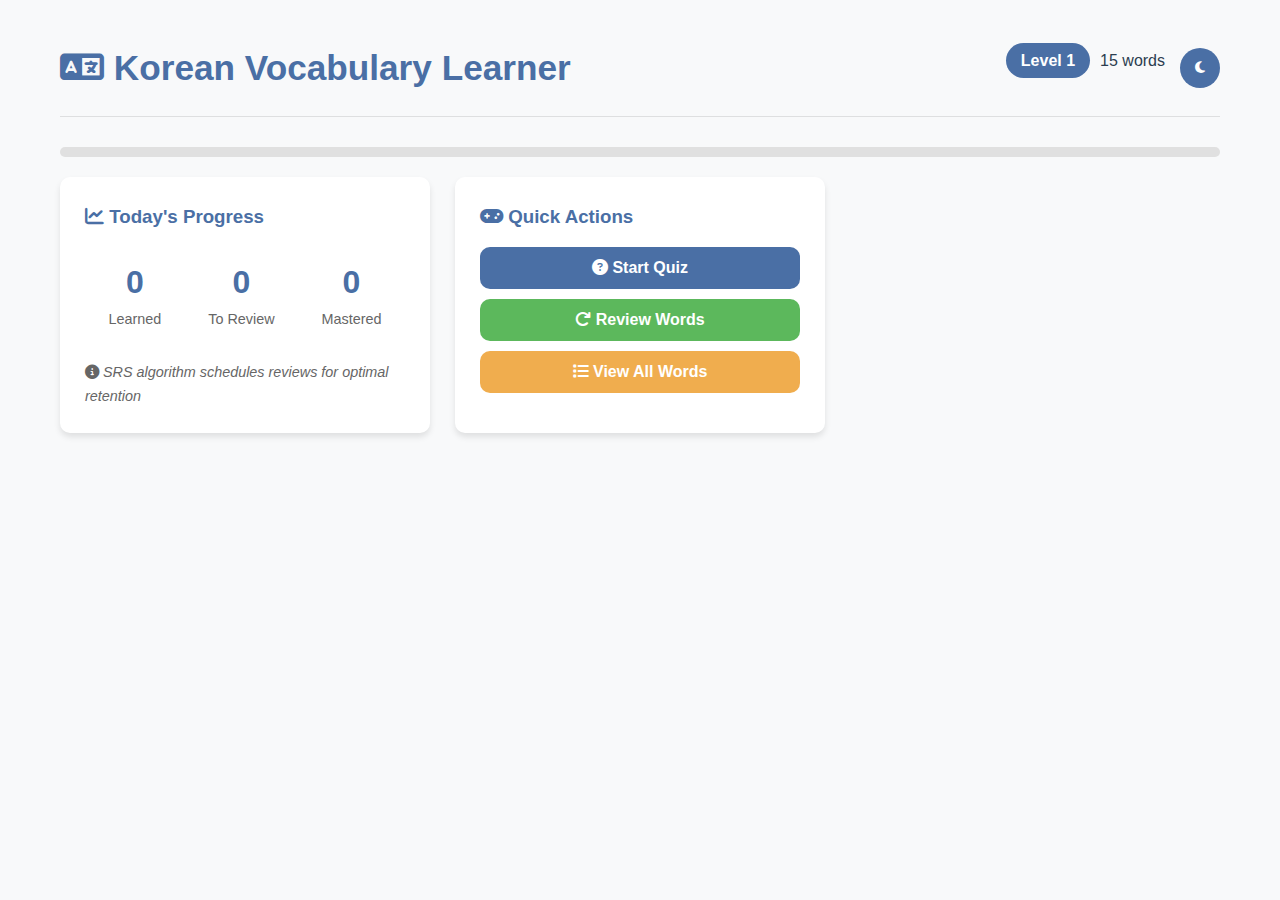
<file: day15.html>
<!DOCTYPE html>
<html lang="en">
<head>
    <meta charset="UTF-8">
    <meta name="viewport" content="width=device-width, initial-scale=1.0">
    <title>Korean Vocabulary Learning App</title>
    <link rel="stylesheet" href="https://cdnjs.cloudflare.com/ajax/libs/font-awesome/6.4.0/css/all.min.css">
    <style>
        :root {
            --primary-color: #4a6fa5;
            --secondary-color: #6b8cbc;
            --success-color: #5cb85c;
            --danger-color: #d9534f;
            --warning-color: #f0ad4e;
            --light-bg: #f8f9fa;
            --light-text: #f8f9fa;
            --dark-bg: #2c3e50;
            --dark-text: #2c3e50;
            --card-bg: #ffffff;
            --border-radius: 10px;
            --box-shadow: 0 4px 6px rgba(0, 0, 0, 0.1);
            --transition: all 0.3s ease;
        }

        .dark-mode {
            --primary-color: #6b8cbc;
            --secondary-color: #4a6fa5;
            --light-bg: #1a252f;
            --dark-bg: #f8f9fa;
            --dark-text: #f8f9fa;
            --light-text: #2c3e50;
            --card-bg: #2c3e50;
        }

        * {
            margin: 0;
            padding: 0;
            box-sizing: border-box;
            font-family: 'Segoe UI', Tahoma, Geneva, Verdana, sans-serif;
        }

        body {
            background-color: var(--light-bg);
            color: var(--dark-text);
            transition: var(--transition);
            line-height: 1.6;
            padding-bottom: 40px;
            min-height: 100vh;
        }

        .container {
            max-width: 1200px;
            margin: 0 auto;
            padding: 20px;
        }

        header {
            display: flex;
            justify-content: space-between;
            align-items: center;
            padding: 20px 0;
            border-bottom: 1px solid rgba(0,0,0,0.1);
            margin-bottom: 30px;
        }

        .dark-mode header {
            border-bottom: 1px solid rgba(255,255,255,0.1);
        }

        h1 {
            color: var(--primary-color);
            font-size: 2.2rem;
        }

        h2 {
            color: var(--secondary-color);
            margin-bottom: 20px;
            font-size: 1.8rem;
        }

        h3 {
            color: var(--primary-color);
            margin-bottom: 15px;
        }

        .controls {
            display: flex;
            align-items: center;
            gap: 15px;
        }

        .theme-toggle {
            background: var(--primary-color);
            color: white;
            border: none;
            border-radius: 50%;
            width: 40px;
            height: 40px;
            cursor: pointer;
            display: flex;
            align-items: center;
            justify-content: center;
            transition: var(--transition);
        }

        .theme-toggle:hover {
            transform: scale(1.05);
        }

        .progress-bar {
            width: 100%;
            height: 10px;
            background-color: #e0e0e0;
            border-radius: 5px;
            margin: 20px 0;
            overflow: hidden;
        }

        .dark-mode .progress-bar {
            background-color: #3a4a5f;
        }

        .progress {
            height: 100%;
            background-color: var(--success-color);
            border-radius: 5px;
            transition: width 0.5s ease;
        }

        .dashboard {
            display: grid;
            grid-template-columns: repeat(auto-fill, minmax(300px, 1fr));
            gap: 25px;
            margin-bottom: 40px;
        }

        .card {
            background-color: var(--card-bg);
            border-radius: var(--border-radius);
            box-shadow: var(--box-shadow);
            padding: 25px;
            transition: var(--transition);
        }

        .dark-mode .card {
            box-shadow: 0 4px 6px rgba(0, 0, 0, 0.3);
        }

        .card:hover {
            transform: translateY(-5px);
        }

        .word-list {
            margin-bottom: 40px;
        }

        .word-grid {
            display: grid;
            grid-template-columns: repeat(auto-fill, minmax(250px, 1fr));
            gap: 15px;
            margin-top: 20px;
        }

        .word-item {
            background-color: var(--card-bg);
            border-radius: var(--border-radius);
            padding: 15px;
            box-shadow: var(--box-shadow);
            display: flex;
            flex-direction: column;
            border-left: 4px solid var(--primary-color);
        }

        .dark-mode .word-item {
            box-shadow: 0 2px 4px rgba(0, 0, 0, 0.2);
        }

        .word-korean {
            font-size: 1.3rem;
            font-weight: bold;
            margin-bottom: 5px;
            color: var(--primary-color);
        }

        .word-meaning {
            font-size: 1rem;
            color: var(--secondary-color);
            margin-bottom: 10px;
        }

        .word-example {
            font-size: 0.9rem;
            font-style: italic;
            color: #666;
            margin-top: 10px;
            padding-top: 10px;
            border-top: 1px dashed #ddd;
        }

        .dark-mode .word-example {
            color: #aaa;
            border-top: 1px dashed #555;
        }

        .quiz-container {
            background-color: var(--card-bg);
            border-radius: var(--border-radius);
            box-shadow: var(--box-shadow);
            padding: 30px;
            margin-top: 20px;
        }

        .question {
            font-size: 1.5rem;
            margin-bottom: 25px;
            text-align: center;
            color: var(--primary-color);
            font-weight: bold;
            min-height: 70px;
            display: flex;
            align-items: center;
            justify-content: center;
        }

        .options {
            display: grid;
            grid-template-columns: repeat(auto-fill, minmax(250px, 1fr));
            gap: 15px;
            margin-bottom: 30px;
        }

        .option {
            background-color: var(--light-bg);
            border: 2px solid transparent;
            border-radius: var(--border-radius);
            padding: 15px;
            cursor: pointer;
            transition: var(--transition);
            text-align: center;
            font-size: 1.1rem;
        }

        .dark-mode .option {
            background-color: #3a4a5f;
        }

        .option:hover {
            border-color: var(--primary-color);
            transform: scale(1.02);
        }

        .option.correct {
            background-color: #d4edda;
            border-color: var(--success-color);
            color: #155724;
        }

        .dark-mode .option.correct {
            background-color: #155724;
            color: #d4edda;
        }

        .option.incorrect {
            background-color: #f8d7da;
            border-color: var(--danger-color);
            color: #721c24;
        }

        .dark-mode .option.incorrect {
            background-color: #721c24;
            color: #f8d7da;
        }

        .quiz-controls {
            display: flex;
            justify-content: space-between;
            margin-top: 20px;
        }

        .btn {
            padding: 12px 25px;
            border: none;
            border-radius: var(--border-radius);
            cursor: pointer;
            font-weight: bold;
            font-size: 1rem;
            transition: var(--transition);
        }

        .btn-primary {
            background-color: var(--primary-color);
            color: white;
        }

        .btn-primary:hover {
            background-color: var(--secondary-color);
        }

        .btn-success {
            background-color: var(--success-color);
            color: white;
        }

        .btn-success:hover {
            background-color: #4cae4c;
        }

        .btn-danger {
            background-color: var(--danger-color);
            color: white;
        }

        .btn-danger:hover {
            background-color: #c9302c;
        }

        .btn-warning {
            background-color: var(--warning-color);
            color: white;
        }

        .btn-warning:hover {
            background-color: #ec971f;
        }

        .hidden {
            display: none !important;
        }

        .stats {
            display: flex;
            justify-content: space-around;
            text-align: center;
            margin-bottom: 20px;
        }

        .stat-item {
            padding: 10px;
        }

        .stat-value {
            font-size: 2rem;
            font-weight: bold;
            color: var(--primary-color);
        }

        .stat-label {
            font-size: 0.9rem;
            color: #666;
        }

        .dark-mode .stat-label {
            color: #aaa;
        }

        .level-indicator {
            display: flex;
            align-items: center;
            gap: 10px;
            margin-bottom: 15px;
        }

        .level-badge {
            background-color: var(--primary-color);
            color: white;
            padding: 5px 15px;
            border-radius: 20px;
            font-weight: bold;
        }

        .srs-info {
            margin-top: 10px;
            font-size: 0.9rem;
            color: #666;
            font-style: italic;
        }

        .dark-mode .srs-info {
            color: #aaa;
        }

        .review-section {
            margin-top: 20px;
            padding-top: 20px;
            border-top: 1px solid #ddd;
        }

        .dark-mode .review-section {
            border-top: 1px solid #555;
        }

        .next-review {
            color: var(--warning-color);
            font-weight: bold;
        }

        @media (max-width: 768px) {
            .dashboard {
                grid-template-columns: 1fr;
            }
            
            .word-grid {
                grid-template-columns: repeat(auto-fill, minmax(200px, 1fr));
            }
            
            .options {
                grid-template-columns: 1fr;
            }
            
            h1 {
                font-size: 1.8rem;
            }
            
            .quiz-controls {
                flex-direction: column;
                gap: 10px;
            }
            
            .btn {
                width: 100%;
            }
        }
    </style>
</head>
<body>
    <div class="container">
        <header>
            <h1><i class="fas fa-language"></i> Korean Vocabulary Learner</h1>
            <div class="controls">
                <div class="level-indicator">
                    <span class="level-badge">Level 1</span>
                    <span>15 words</span>
                </div>
                <button class="theme-toggle" id="themeToggle">
                    <i class="fas fa-moon"></i>
                </button>
            </div>
        </header>

        <div class="progress-bar">
            <div class="progress" id="progressBar"></div>
        </div>

        <div class="dashboard">
            <div class="card">
                <h3><i class="fas fa-chart-line"></i> Today's Progress</h3>
                <div class="stats">
                    <div class="stat-item">
                        <div class="stat-value" id="learnedCount">0</div>
                        <div class="stat-label">Learned</div>
                    </div>
                    <div class="stat-item">
                        <div class="stat-value" id="reviewCount">0</div>
                        <div class="stat-label">To Review</div>
                    </div>
                    <div class="stat-item">
                        <div class="stat-value" id="masteredCount">0</div>
                        <div class="stat-label">Mastered</div>
                    </div>
                </div>
                <div class="srs-info">
                    <i class="fas fa-info-circle"></i> SRS algorithm schedules reviews for optimal retention
                </div>
            </div>
            
            <div class="card">
                <h3><i class="fas fa-gamepad"></i> Quick Actions</h3>
                <div style="display: flex; flex-direction: column; gap: 10px; margin-top: 15px;">
                    <button class="btn btn-primary" id="startQuizBtn">
                        <i class="fas fa-question-circle"></i> Start Quiz
                    </button>
                    <button class="btn btn-success" id="reviewBtn">
                        <i class="fas fa-redo"></i> Review Words
                    </button>
                    <button class="btn btn-warning" id="viewAllBtn">
                        <i class="fas fa-list"></i> View All Words
                    </button>
                </div>
            </div>
        </div>

        <section class="word-list hidden" id="wordListSection">
            <h2><i class="fas fa-book-open"></i> Vocabulary List (15 Words)</h2>
            <div class="word-grid" id="wordGrid"></div>
            <div class="review-section">
                <h4>Spaced Repetition Status</h4>
                <p>Words are scheduled for review based on your performance. <span class="next-review">Next review: Today</span></p>
            </div>
        </section>

        <section class="quiz-container hidden" id="quizSection">
            <h2><i class="fas fa-question-circle"></i> Vocabulary Quiz</h2>
            <div class="question" id="questionText">What is the meaning of this word?</div>
            <div class="options" id="optionsContainer"></div>
            <div class="quiz-controls">
                <button class="btn btn-danger" id="endQuizBtn">End Quiz</button>
                <div>
                    <span id="quizProgress">Question 1/5</span>
                </div>
                <button class="btn btn-primary hidden" id="nextQuestionBtn">Next Question</button>
            </div>
            <div class="review-section hidden" id="quizResult">
                <h4>Quiz Result</h4>
                <p>You answered <span id="correctCount">0</span> out of <span id="totalQuestions">0</span> correctly!</p>
                <p>Words to review: <span id="wordsToReview">None</span></p>
            </div>
        </section>
    </div>

    <script>
        // Vocabulary data
        const vocabulary = [
            {
                korean: "도전",
                meaning: "Challenge",
                example: "새로운 도전을 두려워하지 마세요. (Don't be afraid of new challenges.)",
                level: 1,
                nextReview: 0,
                correctCount: 0,
                lastReviewed: null
            },
            {
                korean: "차이가 있다",
                meaning: "Differ (divide, separate)",
                example: "그 두 제품은 품질에 차이가 있다. (Those two products differ in quality.)",
                level: 1,
                nextReview: 0,
                correctCount: 0,
                lastReviewed: null
            },
            {
                korean: "공격하다",
                meaning: "Attack",
                example: "적군이 우리 진지를 공격했다. (The enemy attacked our position.)",
                level: 1,
                nextReview: 0,
                correctCount: 0,
                lastReviewed: null
            },
            {
                korean: "평등",
                meaning: "Equality",
                example: "모든 사람은 평등한 권리를 가져야 한다. (Everyone should have equal rights.)",
                level: 1,
                nextReview: 0,
                correctCount: 0,
                lastReviewed: null
            },
            {
                korean: "양보하다",
                meaning: "Yield (surrender, submit)",
                example: "갈등을 해결하기 위해 양보해야 할 때가 있다. (Sometimes you need to yield to resolve conflict.)",
                level: 1,
                nextReview: 0,
                correctCount: 0,
                lastReviewed: null
            },
            {
                korean: "회전하다",
                meaning: "Rotate",
                example: "지구는 태양 주위를 회전한다. (The Earth rotates around the Sun.)",
                level: 1,
                nextReview: 0,
                correctCount: 0,
                lastReviewed: null
            },
            {
                korean: "이해하다",
                meaning: "Understand",
                example: "당신의 입장을 이해하려고 노력하겠습니다. (I will try to understand your position.)",
                level: 1,
                nextReview: 0,
                correctCount: 0,
                lastReviewed: null
            },
            {
                korean: "결심하다",
                meaning: "Resolve",
                example: "더 건강한 삶을 살기로 결심했다. (I resolved to live a healthier life.)",
                level: 1,
                nextReview: 0,
                correctCount: 0,
                lastReviewed: null
            },
            {
                korean: "대여하다",
                meaning: "Rent",
                example: "도서관에서 책을 대여했다. (I rented a book from the library.)",
                level: 1,
                nextReview: 0,
                correctCount: 0,
                lastReviewed: null
            },
            {
                korean: "마련하다",
                meaning: "Prepare",
                example: "회의를 위해 자료를 마련했다. (I prepared materials for the meeting.)",
                level: 1,
                nextReview: 0,
                correctCount: 0,
                lastReviewed: null
            },
            {
                korean: "악하다",
                meaning: "Evil",
                example: "그 사람은 마음이 악하다. (That person has an evil heart.)",
                level: 1,
                nextReview: 0,
                correctCount: 0,
                lastReviewed: null
            },
            {
                korean: "갖추다",
                meaning: "Equip (prepare, quality)",
                example: "새 집에 필요한 가구를 갖췄다. (I equipped the new house with necessary furniture.)",
                level: 1,
                nextReview: 0,
                correctCount: 0,
                lastReviewed: null
            },
            {
                korean: "고려하다",
                meaning: "Consider",
                example: "모든 가능성을 고려해야 합니다. (We need to consider all possibilities.)",
                level: 1,
                nextReview: 0,
                correctCount: 0,
                lastReviewed: null
            },
            {
                korean: "환경오염",
                meaning: "Environment pollution",
                example: "환경오염은 심각한 문제입니다. (Environmental pollution is a serious problem.)",
                level: 1,
                nextReview: 0,
                correctCount: 0,
                lastReviewed: null
            },
            {
                korean: "지원하다",
                meaning: "Apply",
                example: "대학에 지원하기 전에 잘 준비해야 한다. (You need to prepare well before applying to college.)",
                level: 1,
                nextReview: 0,
                correctCount: 0,
                lastReviewed: null
            }
        ];

        // App state
        const appState = {
            currentView: 'dashboard', // dashboard, wordList, quiz
            darkMode: false,
            quizActive: false,
            currentQuestion: 0,
            quizScore: 0,
            selectedWordIndex: null,
            wordsToReview: []
        };

        // SRS intervals (in days) based on correct answer count
        const srsIntervals = [0, 1, 3, 7, 14, 30];

        // DOM Elements
        const themeToggle = document.getElementById('themeToggle');
        const progressBar = document.getElementById('progressBar');
        const learnedCount = document.getElementById('learnedCount');
        const reviewCount = document.getElementById('reviewCount');
        const masteredCount = document.getElementById('masteredCount');
        const startQuizBtn = document.getElementById('startQuizBtn');
        const reviewBtn = document.getElementById('reviewBtn');
        const viewAllBtn = document.getElementById('viewAllBtn');
        const wordListSection = document.getElementById('wordListSection');
        const wordGrid = document.getElementById('wordGrid');
        const quizSection = document.getElementById('quizSection');
        const questionText = document.getElementById('questionText');
        const optionsContainer = document.getElementById('optionsContainer');
        const endQuizBtn = document.getElementById('endQuizBtn');
        const nextQuestionBtn = document.getElementById('nextQuestionBtn');
        const quizProgress = document.getElementById('quizProgress');
        const quizResult = document.getElementById('quizResult');
        const correctCount = document.getElementById('correctCount');
        const totalQuestions = document.getElementById('totalQuestions');
        const wordsToReview = document.getElementById('wordsToReview');

        // Initialize the app
        function initApp() {
            loadProgress();
            updateDashboard();
            renderWordList();
            setupEventListeners();
        }

        // Load progress from localStorage
        function loadProgress() {
            const savedProgress = localStorage.getItem('koreanVocabProgress');
            if (savedProgress) {
                const progress = JSON.parse(savedProgress);
                vocabulary.forEach((word, index) => {
                    if (progress[index]) {
                        word.level = progress[index].level || 1;
                        word.nextReview = progress[index].nextReview || 0;
                        word.correctCount = progress[index].correctCount || 0;
                        word.lastReviewed = progress[index].lastReviewed || null;
                    }
                });
            }
        }

        // Save progress to localStorage
        function saveProgress() {
            const progress = vocabulary.map(word => ({
                level: word.level,
                nextReview: word.nextReview,
                correctCount: word.correctCount,
                lastReviewed: word.lastReviewed
            }));
            localStorage.setItem('koreanVocabProgress', JSON.stringify(progress));
        }

        // Update dashboard stats
        function updateDashboard() {
            const learned = vocabulary.filter(word => word.correctCount > 0).length;
            const toReview = vocabulary.filter(word => {
                const today = new Date().setHours(0,0,0,0);
                return word.nextReview <= today;
            }).length;
            const mastered = vocabulary.filter(word => word.correctCount >= 5).length;
            
            learnedCount.textContent = learned;
            reviewCount.textContent = toReview;
            masteredCount.textContent = mastered;
            
            const progressPercent = (learned / vocabulary.length) * 100;
            progressBar.style.width = `${progressPercent}%`;
            
            saveProgress();
        }

        // Render word list
        function renderWordList() {
            wordGrid.innerHTML = '';
            vocabulary.forEach((word, index) => {
                const wordElement = document.createElement('div');
                wordElement.className = 'word-item';
                
                const reviewStatus = word.nextReview <= new Date().setHours(0,0,0,0) ? 
                    '<span style="color: var(--warning-color); font-size: 0.8rem;">(Needs Review)</span>' : 
                    '<span style="color: var(--success-color); font-size: 0.8rem;">(Mastered)</span>';
                
                wordElement.innerHTML = `
                    <div class="word-korean">${word.korean}</div>
                    <div class="word-meaning">${word.meaning}</div>
                    <div class="word-example">${word.example}</div>
                    <div style="margin-top: 10px; font-size: 0.8rem; color: #888;">
                        Level: ${word.level} | Correct: ${word.correctCount} ${reviewStatus}
                    </div>
                `;
                
                wordGrid.appendChild(wordElement);
            });
        }

        // Setup event listeners
        function setupEventListeners() {
            themeToggle.addEventListener('click', toggleDarkMode);
            startQuizBtn.addEventListener('click', startQuiz);
            reviewBtn.addEventListener('click', startReview);
            viewAllBtn.addEventListener('click', showWordList);
            endQuizBtn.addEventListener('click', endQuiz);
            nextQuestionBtn.addEventListener('click', nextQuestion);
        }

        // Toggle dark mode
        function toggleDarkMode() {
            appState.darkMode = !appState.darkMode;
            document.body.classList.toggle('dark-mode', appState.darkMode);
            themeToggle.innerHTML = appState.darkMode ? 
                '<i class="fas fa-sun"></i>' : 
                '<i class="fas fa-moon"></i>';
        }

        // Show word list
        function showWordList() {
            wordListSection.classList.remove('hidden');
            quizSection.classList.add('hidden');
            appState.currentView = 'wordList';
        }

        // Start quiz
        function startQuiz() {
            appState.quizActive = true;
            appState.currentQuestion = 0;
            appState.quizScore = 0;
            appState.selectedWordIndex = null;
            appState.wordsToReview = [];
            
            wordListSection.classList.add('hidden');
            quizSection.classList.remove('hidden');
            quizResult.classList.add('hidden');
            nextQuestionBtn.classList.add('hidden');
            
            // Select 5 random words for the quiz
            const quizWords = [...vocabulary]
                .sort(() => 0.5 - Math.random())
                .slice(0, 5);
            
            appState.quizWords = quizWords;
            showQuestion();
        }

        // Start review (only words that need review)
        function startReview() {
            const today = new Date().setHours(0,0,0,0);
            const wordsNeedingReview = vocabulary.filter(word => word.nextReview <= today);
            
            if (wordsNeedingReview.length === 0) {
                alert("Great job! No words need review right now.");
                return;
            }
            
            appState.quizActive = true;
            appState.currentQuestion = 0;
            appState.quizScore = 0;
            appState.selectedWordIndex = null;
            appState.wordsToReview = [];
            
            wordListSection.classList.add('hidden');
            quizSection.classList.remove('hidden');
            quizResult.classList.add('hidden');
            nextQuestionBtn.classList.add('hidden');
            
            // Select up to 5 words that need review
            const quizWords = [...wordsNeedingReview]
                .sort(() => 0.5 - Math.random())
                .slice(0, Math.min(5, wordsNeedingReview.length));
            
            appState.quizWords = quizWords;
            showQuestion();
        }

        // Show current question
        function showQuestion() {
            if (appState.currentQuestion >= appState.quizWords.length) {
                endQuiz();
                return;
            }
            
            const currentWord = appState.quizWords[appState.currentQuestion];
            questionText.textContent = `What does "${currentWord.korean}" mean?`;
            
            // Generate options (1 correct + 3 random incorrect)
            const options = [currentWord.meaning];
            const allMeanings = vocabulary.map(word => word.meaning);
            
            // Remove the correct meaning from the pool
            const incorrectPool = allMeanings.filter(meaning => meaning !== currentWord.meaning);
            
            // Shuffle and pick 3 incorrect options
            const shuffledIncorrect = [...incorrectPool].sort(() => 0.5 - Math.random()).slice(0, 3);
            options.push(...shuffledIncorrect);
            
            // Shuffle the options
            const shuffledOptions = [...options].sort(() => 0.5 - Math.random());
            
            // Display options
            optionsContainer.innerHTML = '';
            shuffledOptions.forEach((option, index) => {
                const optionElement = document.createElement('div');
                optionElement.className = 'option';
                optionElement.textContent = option;
                optionElement.dataset.optionIndex = index;
                optionElement.dataset.isCorrect = option === currentWord.meaning;
                optionElement.addEventListener('click', selectOption);
                optionsContainer.appendChild(optionElement);
            });
            
            // Update progress indicator
            quizProgress.textContent = `Question ${appState.currentQuestion + 1}/${appState.quizWords.length}`;
            
            // Reset UI for new question
            nextQuestionBtn.classList.add('hidden');
        }

        // Handle option selection
        function selectOption(e) {
            if (appState.selectedWordIndex !== null) return; // Already selected
            
            const optionElement = e.target;
            const isCorrect = optionElement.dataset.isCorrect === 'true';
            appState.selectedWordIndex = appState.quizWords[appState.currentQuestion].korean;
            
            // Mark correct/incorrect
            const options = document.querySelectorAll('.option');
            options.forEach(opt => {
                if (opt.dataset.isCorrect === 'true') {
                    opt.classList.add('correct');
                } else if (opt === optionElement) {
                    opt.classList.add('incorrect');
                }
                opt.style.pointerEvents = 'none';
            });
            
            // Update score and word stats
            if (isCorrect) {
                appState.quizScore++;
                
                // Update word stats for correct answer
                const wordIndex = vocabulary.findIndex(w => w.korean === appState.selectedWordIndex);
                if (wordIndex !== -1) {
                    vocabulary[wordIndex].correctCount++;
                    vocabulary[wordIndex].lastReviewed = new Date().toISOString();
                    
                    // Calculate next review based on SRS
                    const correctCount = vocabulary[wordIndex].correctCount;
                    const intervalIndex = Math.min(correctCount, srsIntervals.length - 1);
                    const nextReviewDays = srsIntervals[intervalIndex];
                    
                    const nextReviewDate = new Date();
                    nextReviewDate.setDate(nextReviewDate.getDate() + nextReviewDays);
                    vocabulary[wordIndex].nextReview = nextReviewDate.setHours(0,0,0,0);
                    
                    // Increase level based on correct count
                    vocabulary[wordIndex].level = Math.min(Math.floor(correctCount / 2) + 1, 6);
                }
            } else {
                // Add to review list for incorrect answer
                appState.wordsToReview.push(appState.selectedWordIndex);
                
                // Update word stats for incorrect answer
                const wordIndex = vocabulary.findIndex(w => w.korean === appState.selectedWordIndex);
                if (wordIndex !== -1) {
                    vocabulary[wordIndex].correctCount = Math.max(0, vocabulary[wordIndex].correctCount - 1);
                    vocabulary[wordIndex].lastReviewed = new Date().toISOString();
                    
                    // Reset review schedule for incorrect answer
                    vocabulary[wordIndex].nextReview = new Date().setHours(0,0,0,0);
                }
            }
            
            // Show next button
            nextQuestionBtn.classList.remove('hidden');
        }

        // Move to next question
        function nextQuestion() {
            appState.currentQuestion++;
            appState.selectedWordIndex = null;
            showQuestion();
        }

        // End quiz and show results
        function endQuiz() {
            appState.quizActive = false;
            
            // Show quiz results
            correctCount.textContent = appState.quizScore;
            totalQuestions.textContent = appState.quizWords.length;
            
            // Show words to review
            const uniqueWordsToReview = [...new Set(appState.wordsToReview)];
            wordsToReview.textContent = uniqueWordsToReview.length > 0 ? 
                uniqueWordsToReview.join(', ') : 'None';
            
            quizResult.classList.remove('hidden');
            nextQuestionBtn.classList.add('hidden');
            
            // Update dashboard
            updateDashboard();
            renderWordList();
        }

        // Initialize the app when DOM is loaded
        document.addEventListener('DOMContentLoaded', initApp);
    </script>
</body>
</html>
</file>
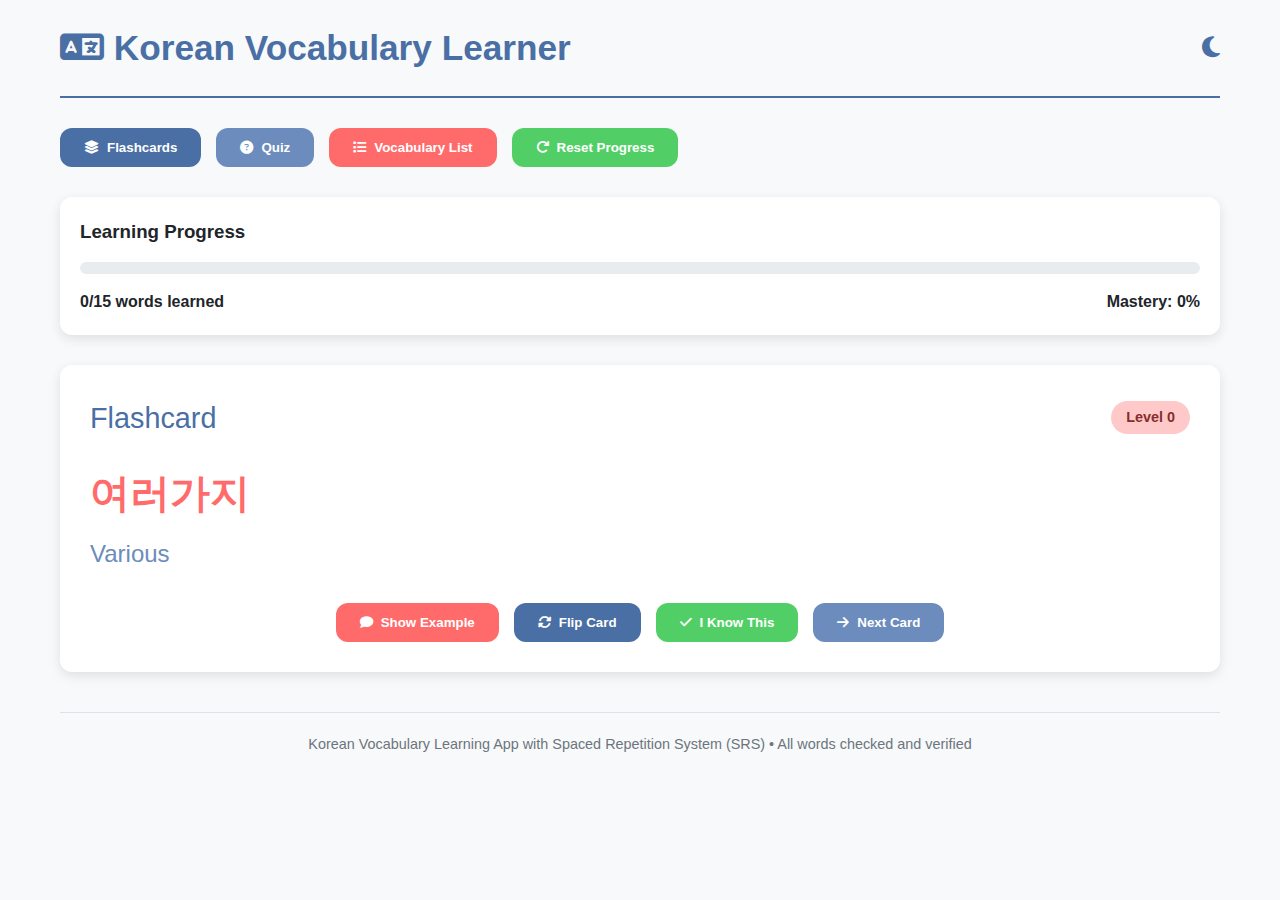
<file: day17.html>
<!DOCTYPE html>
<html lang="en">
<head>
    <meta charset="UTF-8">
    <meta name="viewport" content="width=device-width, initial-scale=1.0">
    <title>Korean Vocabulary Learning App</title>
    <link rel="stylesheet" href="https://cdnjs.cloudflare.com/ajax/libs/font-awesome/6.4.0/css/all.min.css">
    <style>
        :root {
            --primary-color: #4a6fa5;
            --secondary-color: #6b8cbc;
            --accent-color: #ff6b6b;
            --success-color: #51cf66;
            --warning-color: #ff922b;
            --light-bg: #f8f9fa;
            --light-text: #212529;
            --dark-bg: #1a1d28;
            --dark-text: #f8f9fa;
            --card-bg-light: #ffffff;
            --card-bg-dark: #252836;
            --shadow: 0 4px 12px rgba(0, 0, 0, 0.1);
            --border-radius: 12px;
        }

        * {
            margin: 0;
            padding: 0;
            box-sizing: border-box;
            transition: background-color 0.3s, color 0.3s;
        }

        body {
            font-family: 'Segoe UI', Tahoma, Geneva, Verdana, sans-serif;
            line-height: 1.6;
            background-color: var(--light-bg);
            color: var(--light-text);
            min-height: 100vh;
            padding-bottom: 80px;
        }

        body.dark-mode {
            background-color: var(--dark-bg);
            color: var(--dark-text);
        }

        .container {
            max-width: 1200px;
            margin: 0 auto;
            padding: 20px;
        }

        header {
            display: flex;
            justify-content: space-between;
            align-items: center;
            margin-bottom: 30px;
            padding-bottom: 20px;
            border-bottom: 2px solid var(--primary-color);
        }

        h1 {
            color: var(--primary-color);
            font-size: 2.2rem;
        }

        h2 {
            margin-bottom: 20px;
            color: var(--secondary-color);
        }

        .mode-toggle {
            background: none;
            border: none;
            font-size: 1.5rem;
            cursor: pointer;
            color: var(--primary-color);
        }

        .app-controls {
            display: flex;
            gap: 15px;
            margin-bottom: 30px;
            flex-wrap: wrap;
        }

        .btn {
            padding: 12px 24px;
            border: none;
            border-radius: var(--border-radius);
            cursor: pointer;
            font-weight: 600;
            display: flex;
            align-items: center;
            gap: 8px;
            transition: transform 0.2s, opacity 0.2s;
        }

        .btn:hover {
            transform: translateY(-2px);
        }

        .btn-primary {
            background-color: var(--primary-color);
            color: white;
        }

        .btn-secondary {
            background-color: var(--secondary-color);
            color: white;
        }

        .btn-accent {
            background-color: var(--accent-color);
            color: white;
        }

        .btn-success {
            background-color: var(--success-color);
            color: white;
        }

        .progress-container {
            background-color: var(--card-bg-light);
            border-radius: var(--border-radius);
            padding: 20px;
            margin-bottom: 30px;
            box-shadow: var(--shadow);
        }

        .dark-mode .progress-container {
            background-color: var(--card-bg-dark);
        }

        .progress-bar {
            height: 12px;
            background-color: #e9ecef;
            border-radius: 6px;
            margin: 15px 0;
            overflow: hidden;
        }

        .dark-mode .progress-bar {
            background-color: #3a3f50;
        }

        .progress-fill {
            height: 100%;
            background-color: var(--success-color);
            border-radius: 6px;
            width: 0%;
            transition: width 0.5s ease;
        }

        .progress-stats {
            display: flex;
            justify-content: space-between;
            margin-top: 10px;
            font-weight: 600;
        }

        .card {
            background-color: var(--card-bg-light);
            border-radius: var(--border-radius);
            padding: 30px;
            box-shadow: var(--shadow);
            margin-bottom: 30px;
            display: none;
        }

        .dark-mode .card {
            background-color: var(--card-bg-dark);
        }

        .card.active {
            display: block;
            animation: fadeIn 0.5s;
        }

        @keyframes fadeIn {
            from { opacity: 0; transform: translateY(10px); }
            to { opacity: 1; transform: translateY(0); }
        }

        .card-header {
            display: flex;
            justify-content: space-between;
            align-items: center;
            margin-bottom: 20px;
        }

        .card-title {
            font-size: 1.8rem;
            color: var(--primary-color);
        }

        .card-level {
            background-color: var(--primary-color);
            color: white;
            padding: 5px 15px;
            border-radius: 20px;
            font-size: 0.9rem;
            font-weight: 600;
        }

        .card-content {
            font-size: 1.2rem;
            margin-bottom: 30px;
            min-height: 80px;
        }

        .korean-word {
            font-size: 2.5rem;
            font-weight: 700;
            color: var(--accent-color);
            margin-bottom: 10px;
        }

        .english-word {
            font-size: 1.5rem;
            color: var(--secondary-color);
            margin-bottom: 20px;
        }

        .example-sentence {
            font-style: italic;
            margin-top: 20px;
            padding: 15px;
            background-color: rgba(74, 111, 165, 0.1);
            border-radius: 8px;
            border-left: 4px solid var(--primary-color);
        }

        .dark-mode .example-sentence {
            background-color: rgba(74, 111, 165, 0.2);
        }

        .card-controls {
            display: flex;
            gap: 15px;
            justify-content: center;
            flex-wrap: wrap;
        }

        .quiz-container {
            background-color: var(--card-bg-light);
            border-radius: var(--border-radius);
            padding: 30px;
            box-shadow: var(--shadow);
            margin-bottom: 30px;
            display: none;
        }

        .dark-mode .quiz-container {
            background-color: var(--card-bg-dark);
        }

        .quiz-container.active {
            display: block;
            animation: fadeIn 0.5s;
        }

        .quiz-question {
            font-size: 1.5rem;
            margin-bottom: 30px;
            text-align: center;
        }

        .quiz-options {
            display: grid;
            grid-template-columns: repeat(auto-fill, minmax(300px, 1fr));
            gap: 15px;
            margin-bottom: 30px;
        }

        .quiz-option {
            padding: 20px;
            background-color: rgba(74, 111, 165, 0.1);
            border-radius: var(--border-radius);
            cursor: pointer;
            text-align: center;
            font-weight: 600;
            transition: all 0.2s;
            border: 2px solid transparent;
        }

        .dark-mode .quiz-option {
            background-color: rgba(74, 111, 165, 0.2);
        }

        .quiz-option:hover {
            transform: translateY(-3px);
            box-shadow: var(--shadow);
        }

        .quiz-option.correct {
            background-color: rgba(81, 207, 102, 0.3);
            border-color: var(--success-color);
        }

        .quiz-option.incorrect {
            background-color: rgba(255, 107, 107, 0.3);
            border-color: var(--accent-color);
        }

        .quiz-feedback {
            text-align: center;
            font-weight: 600;
            font-size: 1.2rem;
            padding: 15px;
            border-radius: var(--border-radius);
            margin-bottom: 20px;
            display: none;
        }

        .quiz-feedback.correct {
            background-color: rgba(81, 207, 102, 0.2);
            color: var(--success-color);
            display: block;
        }

        .quiz-feedback.incorrect {
            background-color: rgba(255, 107, 107, 0.2);
            color: var(--accent-color);
            display: block;
        }

        .vocab-list {
            display: grid;
            grid-template-columns: repeat(auto-fill, minmax(300px, 1fr));
            gap: 20px;
            margin-bottom: 30px;
        }

        .vocab-item {
            background-color: var(--card-bg-light);
            border-radius: var(--border-radius);
            padding: 20px;
            box-shadow: var(--shadow);
            transition: transform 0.3s;
        }

        .dark-mode .vocab-item {
            background-color: var(--card-bg-dark);
        }

        .vocab-item:hover {
            transform: translateY(-5px);
        }

        .vocab-korean {
            font-size: 1.8rem;
            font-weight: 700;
            color: var(--accent-color);
            margin-bottom: 8px;
        }

        .vocab-english {
            font-size: 1.2rem;
            color: var(--secondary-color);
            margin-bottom: 12px;
        }

        .vocab-example {
            font-size: 0.9rem;
            color: var(--light-text);
            opacity: 0.8;
            font-style: italic;
            border-left: 3px solid var(--primary-color);
            padding-left: 10px;
            margin-top: 10px;
        }

        .dark-mode .vocab-example {
            color: var(--dark-text);
        }

        .vocab-level {
            display: inline-block;
            padding: 3px 10px;
            border-radius: 15px;
            font-size: 0.8rem;
            font-weight: 600;
            margin-top: 10px;
        }

        .level-0 { background-color: #ffc9c9; color: #862e2e; }
        .level-1 { background-color: #ffd8a8; color: #8a5100; }
        .level-2 { background-color: #ffec99; color: #745a00; }
        .level-3 { background-color: #d8f5a2; color: #2b641e; }
        .level-4 { background-color: #b2f2bb; color: #0c6b1f; }
        .level-5 { background-color: #a5d8ff; color: #0a4b8f; }

        .dark-mode .level-0 { background-color: #5c2a2a; color: #ffc9c9; }
        .dark-mode .level-1 { background-color: #5c3d1a; color: #ffd8a8; }
        .dark-mode .level-2 { background-color: #5c5200; color: #ffec99; }
        .dark-mode .level-3 { background-color: #2f4d1a; color: #d8f5a2; }
        .dark-mode .level-4 { background-color: #1a4d27; color: #b2f2bb; }
        .dark-mode .level-5 { background-color: #1a3d5c; color: #a5d8ff; }

        .footer {
            text-align: center;
            margin-top: 40px;
            padding-top: 20px;
            border-top: 1px solid #dee2e6;
            color: #6c757d;
            font-size: 0.9rem;
        }

        .dark-mode .footer {
            border-top: 1px solid #3a3f50;
        }

        @media (max-width: 768px) {
            .app-controls {
                flex-direction: column;
            }
            
            .btn {
                width: 100%;
                justify-content: center;
            }
            
            .quiz-options {
                grid-template-columns: 1fr;
            }
            
            .vocab-list {
                grid-template-columns: 1fr;
            }
        }
    </style>
</head>
<body>
    <div class="container">
        <header>
            <h1><i class="fas fa-language"></i> Korean Vocabulary Learner</h1>
            <button class="mode-toggle" id="modeToggle">
                <i class="fas fa-moon"></i>
            </button>
        </header>

        <div class="app-controls">
            <button class="btn btn-primary" id="flashcardBtn">
                <i class="fas fa-layer-group"></i> Flashcards
            </button>
            <button class="btn btn-secondary" id="quizBtn">
                <i class="fas fa-question-circle"></i> Quiz
            </button>
            <button class="btn btn-accent" id="listBtn">
                <i class="fas fa-list"></i> Vocabulary List
            </button>
            <button class="btn btn-success" id="resetBtn">
                <i class="fas fa-redo"></i> Reset Progress
            </button>
        </div>

        <div class="progress-container">
            <h3>Learning Progress</h3>
            <div class="progress-bar">
                <div class="progress-fill" id="progressFill"></div>
            </div>
            <div class="progress-stats">
                <span id="wordsLearned">0/15 words learned</span>
                <span id="masteryLevel">Mastery: 0%</span>
            </div>
        </div>

        <!-- Flashcard Section -->
        <div class="card" id="flashcard">
            <div class="card-header">
                <div class="card-title">Flashcard</div>
                <div class="card-level" id="cardLevel">Level 0</div>
            </div>
            <div class="card-content">
                <div class="korean-word" id="koreanWord">여러가지</div>
                <div class="english-word" id="englishWord">Various</div>
                <div class="example-sentence" id="exampleSentence">한국 음식은 여러가지 맛이 있어요. (Korean food has various flavors.)</div>
            </div>
            <div class="card-controls">
                <button class="btn btn-accent" id="showExampleBtn">
                    <i class="fas fa-comment"></i> Show Example
                </button>
                <button class="btn btn-primary" id="flipCardBtn">
                    <i class="fas fa-sync-alt"></i> Flip Card
                </button>
                <button class="btn btn-success" id="knowBtn">
                    <i class="fas fa-check"></i> I Know This
                </button>
                <button class="btn btn-secondary" id="nextCardBtn">
                    <i class="fas fa-arrow-right"></i> Next Card
                </button>
            </div>
        </div>

        <!-- Quiz Section -->
        <div class="quiz-container" id="quizContainer">
            <div class="quiz-question" id="quizQuestion">What is the Korean word for "Various"?</div>
            <div class="quiz-options" id="quizOptions">
                <!-- Options will be generated by JavaScript -->
            </div>
            <div class="quiz-feedback" id="quizFeedback"></div>
            <div class="card-controls">
                <button class="btn btn-success" id="nextQuestionBtn">
                    <i class="fas fa-arrow-right"></i> Next Question
                </button>
            </div>
        </div>

        <!-- Vocabulary List Section -->
        <div class="vocab-list" id="vocabList">
            <!-- Vocabulary list will be generated by JavaScript -->
        </div>

        <div class="footer">
            <p>Korean Vocabulary Learning App with Spaced Repetition System (SRS) • All words checked and verified</p>
        </div>
    </div>

    <script>
        // Vocabulary data with examples
        const vocabulary = [
            {
                korean: "여러가지",
                english: "Various",
                example: "한국 음식은 여러가지 맛이 있어요. (Korean food has various flavors.)",
                level: 0,
                lastReviewed: null,
                nextReview: null
            },
            {
                korean: "상호작용",
                english: "Interaction",
                example: "교사와 학생 사이의 상호작용은 중요해요. (Interaction between teacher and student is important.)",
                level: 0,
                lastReviewed: null,
                nextReview: null
            },
            {
                korean: "신청하다",
                english: "Apply",
                example: "대학에 지원하려면 온라인으로 신청해야 해요. (To apply for university, you need to apply online.)",
                level: 0,
                lastReviewed: null,
                nextReview: null
            },
            {
                korean: "범죄",
                english: "Crime",
                example: "그 도시에서는 범죄율이 낮아요. (The crime rate is low in that city.)",
                level: 0,
                lastReviewed: null,
                nextReview: null
            },
            {
                korean: "발표하다",
                english: "Announce",
                example: "회사가 새로운 제품을 발표했어요. (The company announced a new product.)",
                level: 0,
                lastReviewed: null,
                nextReview: null
            },
            {
                korean: "어렵다",
                english: "Difficult",
                example: "한국어 문법은 처음에는 어려울 수 있어요. (Korean grammar can be difficult at first.)",
                level: 0,
                lastReviewed: null,
                nextReview: null
            },
            {
                korean: "계획하다",
                english: "Plan",
                example: "우리는 다음 달에 여행을 계획하고 있어요. (We are planning a trip next month.)",
                level: 0,
                lastReviewed: null,
                nextReview: null
            },
            {
                korean: "현재",
                english: "Present",
                example: "현재 저는 한국어를 배우고 있어요. (Currently, I am learning Korean.)",
                level: 0,
                lastReviewed: null,
                nextReview: null
            },
            {
                korean: "거부하다",
                english: "Reject",
                example: "그는 제안을 거부했어요. (He rejected the proposal.)",
                level: 0,
                lastReviewed: null,
                nextReview: null
            },
            {
                korean: "미숙하다",
                english: "Inexperienced",
                example: "저는 아직 요리에 미숙해요. (I am still inexperienced in cooking.)",
                level: 0,
                lastReviewed: null,
                nextReview: null
            },
            {
                korean: "보장하다",
                english: "Guarantee",
                example: "이 제품은 품질을 보장해요. (This product guarantees quality.)",
                level: 0,
                lastReviewed: null,
                nextReview: null
            },
            {
                korean: "활용하다",
                english: "Utilize",
                example: "배운 문법을 대화에 활용해 보세요. (Try to utilize the grammar you learned in conversation.)",
                level: 0,
                lastReviewed: null,
                nextReview: null
            },
            {
                korean: "배려하다",
                english: "Considerate",
                example: "다른 사람을 배려하는 것이 중요해요. (It's important to be considerate of others.)",
                level: 0,
                lastReviewed: null,
                nextReview: null
            },
            {
                korean: "학습하다",
                english: "Learn",
                example: "매일 새로운 단어를 학습하고 있어요. (I learn new words every day.)",
                level: 0,
                lastReviewed: null,
                nextReview: null
            },
            {
                korean: "검사하다",
                english: "Inspect",
                example: "기계를 사용하기 전에 검사해야 해요. (You should inspect the machine before using it.)",
                level: 0,
                lastReviewed: null,
                nextReview: null
            }
        ];

        // SRS intervals (in days) for each level
        const srsIntervals = [0, 1, 3, 7, 14, 30];

        // DOM Elements
        const modeToggle = document.getElementById('modeToggle');
        const flashcardBtn = document.getElementById('flashcardBtn');
        const quizBtn = document.getElementById('quizBtn');
        const listBtn = document.getElementById('listBtn');
        const resetBtn = document.getElementById('resetBtn');
        
        const flashcard = document.getElementById('flashcard');
        const quizContainer = document.getElementById('quizContainer');
        const vocabList = document.getElementById('vocabList');
        
        const koreanWord = document.getElementById('koreanWord');
        const englishWord = document.getElementById('englishWord');
        const exampleSentence = document.getElementById('exampleSentence');
        const cardLevel = document.getElementById('cardLevel');
        
        const showExampleBtn = document.getElementById('showExampleBtn');
        const flipCardBtn = document.getElementById('flipCardBtn');
        const knowBtn = document.getElementById('knowBtn');
        const nextCardBtn = document.getElementById('nextCardBtn');
        
        const quizQuestion = document.getElementById('quizQuestion');
        const quizOptions = document.getElementById('quizOptions');
        const quizFeedback = document.getElementById('quizFeedback');
        const nextQuestionBtn = document.getElementById('nextQuestionBtn');
        
        const progressFill = document.getElementById('progressFill');
        const wordsLearned = document.getElementById('wordsLearned');
        const masteryLevel = document.getElementById('masteryLevel');
        
        // App State
        let currentCardIndex = 0;
        let isFlipped = false;
        let isExampleVisible = false;
        let currentQuizIndex = 0;
        let quizScore = 0;
        let quizAnswered = false;
        
        // Load vocabulary from localStorage or initialize
        let userVocabulary = JSON.parse(localStorage.getItem('koreanVocabulary')) || vocabulary;
        
        // Initialize the app
        function initApp() {
            // Set up event listeners
            modeToggle.addEventListener('click', toggleDarkMode);
            flashcardBtn.addEventListener('click', () => showSection('flashcard'));
            quizBtn.addEventListener('click', () => {
                showSection('quiz');
                startNewQuiz();
            });
            listBtn.addEventListener('click', () => {
                showSection('list');
                renderVocabularyList();
            });
            resetBtn.addEventListener('click', resetProgress);
            
            // Flashcard controls
            showExampleBtn.addEventListener('click', toggleExample);
            flipCardBtn.addEventListener('click', flipCard);
            knowBtn.addEventListener('click', markAsKnown);
            nextCardBtn.addEventListener('click', nextCard);
            
            // Quiz controls
            nextQuestionBtn.addEventListener('click', nextQuestion);
            
            // Check for saved dark mode preference
            if (localStorage.getItem('darkMode') === 'enabled') {
                document.body.classList.add('dark-mode');
                modeToggle.innerHTML = '<i class="fas fa-sun"></i>';
            }
            
            // Show initial section
            showSection('flashcard');
            
            // Update progress display
            updateProgress();
            
            // Display first card
            displayCard(currentCardIndex);
        }
        
        // Toggle dark/light mode
        function toggleDarkMode() {
            document.body.classList.toggle('dark-mode');
            
            if (document.body.classList.contains('dark-mode')) {
                modeToggle.innerHTML = '<i class="fas fa-sun"></i>';
                localStorage.setItem('darkMode', 'enabled');
            } else {
                modeToggle.innerHTML = '<i class="fas fa-moon"></i>';
                localStorage.setItem('darkMode', 'disabled');
            }
        }
        
        // Show selected section
        function showSection(section) {
            // Hide all sections
            flashcard.classList.remove('active');
            quizContainer.classList.remove('active');
            vocabList.style.display = 'none';
            
            // Show selected section
            if (section === 'flashcard') {
                flashcard.classList.add('active');
            } else if (section === 'quiz') {
                quizContainer.classList.add('active');
            } else if (section === 'list') {
                vocabList.style.display = 'grid';
                renderVocabularyList();
            }
            
            // Update button styles
            flashcardBtn.classList.remove('btn-primary');
            quizBtn.classList.remove('btn-primary');
            listBtn.classList.remove('btn-primary');
            
            if (section === 'flashcard') {
                flashcardBtn.classList.add('btn-primary');
            } else if (section === 'quiz') {
                quizBtn.classList.add('btn-primary');
            } else if (section === 'list') {
                listBtn.classList.add('btn-primary');
            }
        }
        
        // Display a flashcard
        function displayCard(index) {
            const word = userVocabulary[index];
            koreanWord.textContent = word.korean;
            englishWord.textContent = word.english;
            exampleSentence.textContent = word.example;
            
            // Reset card state
            isFlipped = false;
            isExampleVisible = false;
            exampleSentence.style.display = 'none';
            englishWord.style.display = 'block';
            
            // Update level indicator
            cardLevel.textContent = `Level ${word.level}`;
            cardLevel.className = 'card-level';
            cardLevel.classList.add(`level-${word.level}`);
        }
        
        // Toggle example sentence visibility
        function toggleExample() {
            isExampleVisible = !isExampleVisible;
            exampleSentence.style.display = isExampleVisible ? 'block' : 'none';
        }
        
        // Flip the card (show/hide English meaning)
        function flipCard() {
            isFlipped = !isFlipped;
            englishWord.style.display = isFlipped ? 'none' : 'block';
            koreanWord.style.display = isFlipped ? 'none' : 'block';
            
            if (isFlipped) {
                koreanWord.textContent = userVocabulary[currentCardIndex].english;
                englishWord.textContent = userVocabulary[currentCardIndex].korean;
            } else {
                displayCard(currentCardIndex);
            }
        }
        
        // Mark current word as known (increase SRS level)
        function markAsKnown() {
            const word = userVocabulary[currentCardIndex];
            
            // Increase level if not already at max
            if (word.level < 5) {
                word.level++;
                word.lastReviewed = new Date().toISOString();
                
                // Calculate next review date based on SRS interval
                const nextReviewDate = new Date();
                nextReviewDate.setDate(nextReviewDate.getDate() + srsIntervals[word.level]);
                word.nextReview = nextReviewDate.toISOString();
                
                // Save to localStorage
                localStorage.setItem('koreanVocabulary', JSON.stringify(userVocabulary));
                
                // Update display
                displayCard(currentCardIndex);
                updateProgress();
                
                // Show success message
                alert(`Great! "${word.korean}" moved to level ${word.level}. Next review: ${nextReviewDate.toLocaleDateString()}`);
            } else {
                alert(`"${word.korean}" is already at the highest level!`);
            }
        }
        
        // Show next card
        function nextCard() {
            currentCardIndex = (currentCardIndex + 1) % userVocabulary.length;
            displayCard(currentCardIndex);
        }
        
        // Start a new quiz
        function startNewQuiz() {
            currentQuizIndex = 0;
            quizScore = 0;
            quizAnswered = false;
            nextQuestionBtn.style.display = 'none';
            quizFeedback.classList.remove('correct', 'incorrect');
            
            displayQuizQuestion();
        }
        
        // Display a quiz question
        function displayQuizQuestion() {
            // Reset state
            quizAnswered = false;
            nextQuestionBtn.style.display = 'none';
            quizFeedback.classList.remove('correct', 'incorrect');
            
            // Get current word for the question
            const currentWord = userVocabulary[currentQuizIndex];
            
            // Generate 3 random incorrect options
            const incorrectOptions = [];
            const allWords = [...userVocabulary];
            const currentWordIndex = allWords.findIndex(w => w.korean === currentWord.korean);
            
            // Remove current word from array
            allWords.splice(currentWordIndex, 1);
            
            // Shuffle and pick 3 random words
            shuffleArray(allWords);
            for (let i = 0; i < 3; i++) {
                incorrectOptions.push(allWords[i].english);
            }
            
            // Combine options and shuffle
            const options = [currentWord.english, ...incorrectOptions];
            shuffleArray(options);
            
            // Display question
            quizQuestion.textContent = `What is the English meaning of "${currentWord.korean}"?`;
            
            // Clear previous options
            quizOptions.innerHTML = '';
            
            // Display options
            options.forEach(option => {
                const optionElement = document.createElement('div');
                optionElement.className = 'quiz-option';
                optionElement.textContent = option;
                optionElement.addEventListener('click', () => checkAnswer(option, currentWord.english));
                quizOptions.appendChild(optionElement);
            });
        }
        
        // Check quiz answer
        function checkAnswer(selectedAnswer, correctAnswer) {
            if (quizAnswered) return;
            
            quizAnswered = true;
            
            // Show feedback
            if (selectedAnswer === correctAnswer) {
                quizFeedback.textContent = 'Correct! Well done!';
                quizFeedback.classList.add('correct');
                quizScore++;
            } else {
                quizFeedback.textContent = `Incorrect. The correct answer is: ${correctAnswer}`;
                quizFeedback.classList.add('incorrect');
            }
            
            // Highlight correct and incorrect answers
            const optionElements = document.querySelectorAll('.quiz-option');
            optionElements.forEach(el => {
                if (el.textContent === correctAnswer) {
                    el.classList.add('correct');
                } else if (el.textContent === selectedAnswer && selectedAnswer !== correctAnswer) {
                    el.classList.add('incorrect');
                }
            });
            
            // Show next question button
            nextQuestionBtn.style.display = 'flex';
        }
        
        // Move to next quiz question
        function nextQuestion() {
            currentQuizIndex++;
            
            if (currentQuizIndex < userVocabulary.length) {
                displayQuizQuestion();
            } else {
                // Quiz completed
                const percentage = Math.round((quizScore / userVocabulary.length) * 100);
                quizQuestion.textContent = `Quiz Complete! Score: ${quizScore}/${userVocabulary.length} (${percentage}%)`;
                quizOptions.innerHTML = '';
                quizFeedback.classList.remove('correct', 'incorrect');
                quizFeedback.textContent = '';
                nextQuestionBtn.textContent = 'Restart Quiz';
                nextQuestionBtn.innerHTML = '<i class="fas fa-redo"></i> Restart Quiz';
                nextQuestionBtn.onclick = () => {
                    startNewQuiz();
                };
            }
        }
        
        // Render vocabulary list
        function renderVocabularyList() {
            vocabList.innerHTML = '';
            
            userVocabulary.forEach((word, index) => {
                const vocabItem = document.createElement('div');
                vocabItem.className = 'vocab-item';
                
                const reviewStatus = word.nextReview ? 
                    `Next review: ${new Date(word.nextReview).toLocaleDateString()}` : 
                    'Not reviewed yet';
                
                vocabItem.innerHTML = `
                    <div class="vocab-korean">${word.korean}</div>
                    <div class="vocab-english">${word.english}</div>
                    <div class="vocab-example">${word.example}</div>
                    <div class="vocab-level level-${word.level}">Level ${word.level}</div>
                    <div style="font-size: 0.8rem; margin-top: 8px; opacity: 0.7;">${reviewStatus}</div>
                `;
                
                vocabList.appendChild(vocabItem);
            });
        }
        
        // Update progress display
        function updateProgress() {
            // Calculate total mastery level (0-5 for each word)
            const totalLevel = userVocabulary.reduce((sum, word) => sum + word.level, 0);
            const maxLevel = userVocabulary.length * 5;
            const masteryPercentage = Math.round((totalLevel / maxLevel) * 100);
            
            // Calculate words at level 3 or higher (considered "learned")
            const learnedWords = userVocabulary.filter(word => word.level >= 3).length;
            
            // Update progress bar
            progressFill.style.width = `${masteryPercentage}%`;
            wordsLearned.textContent = `${learnedWords}/${userVocabulary.length} words learned`;
            masteryLevel.textContent = `Mastery: ${masteryPercentage}%`;
        }
        
        // Reset all progress
        function resetProgress() {
            if (confirm('Are you sure you want to reset all progress? This cannot be undone.')) {
                userVocabulary = vocabulary.map(word => ({
                    ...word,
                    level: 0,
                    lastReviewed: null,
                    nextReview: null
                }));
                
                localStorage.setItem('koreanVocabulary', JSON.stringify(userVocabulary));
                currentCardIndex = 0;
                displayCard(currentCardIndex);
                updateProgress();
                renderVocabularyList();
                alert('Progress has been reset.');
            }
        }
        
        // Utility function to shuffle array
        function shuffleArray(array) {
            for (let i = array.length - 1; i > 0; i--) {
                const j = Math.floor(Math.random() * (i + 1));
                [array[i], array[j]] = [array[j], array[i]];
            }
            return array;
        }
        
        // Initialize the app when DOM is loaded
        document.addEventListener('DOMContentLoaded', initApp);
    </script>
</body>
</html>
</file>
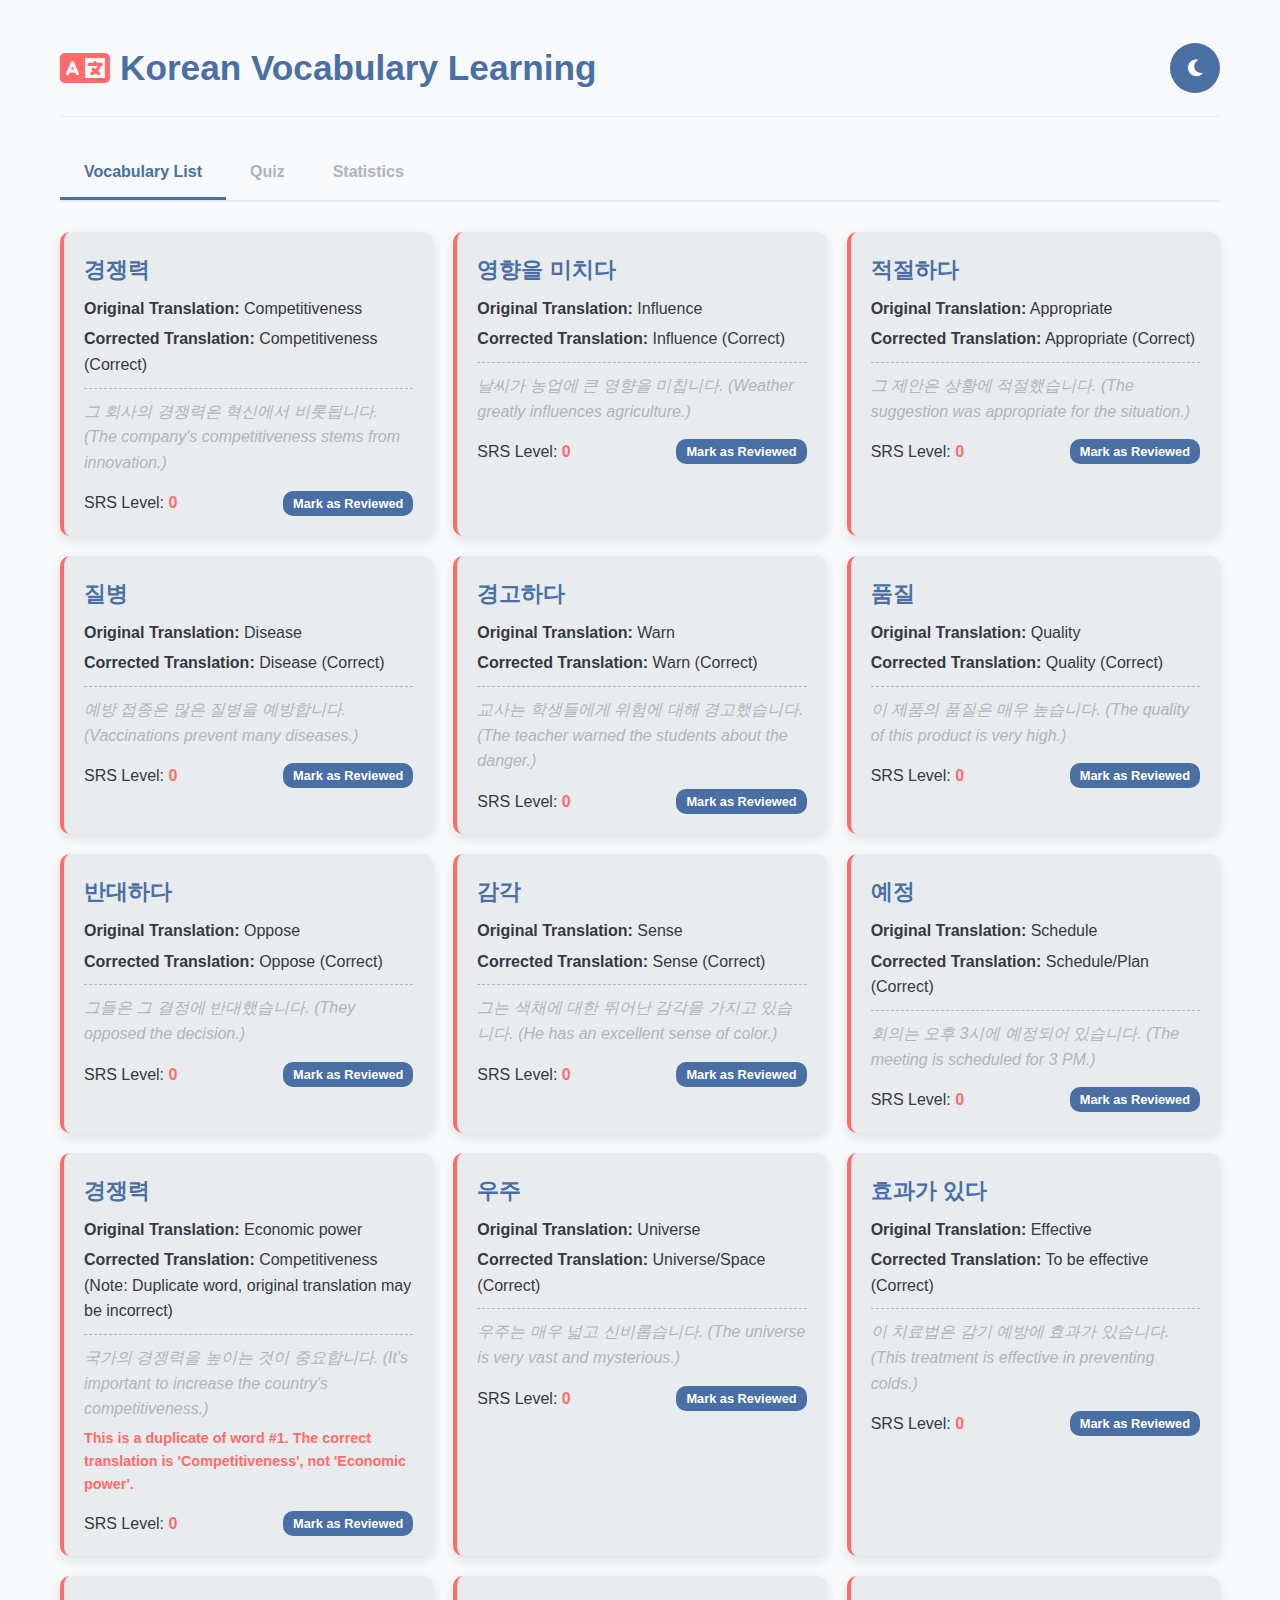
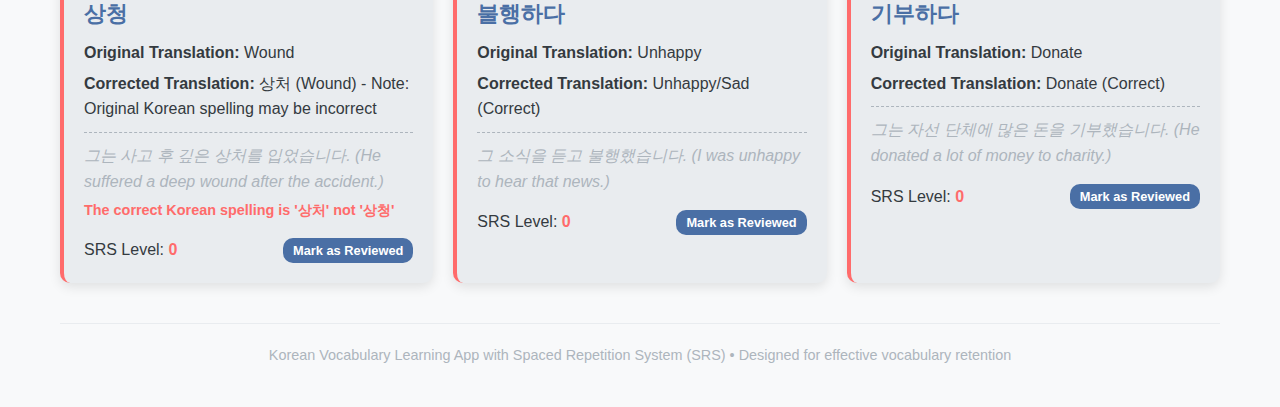
<file: day19.html>
<!DOCTYPE html>
<html lang="en">
<head>
    <meta charset="UTF-8">
    <meta name="viewport" content="width=device-width, initial-scale=1.0">
    <title>Korean Vocabulary Learning with SRS</title>
    <link rel="stylesheet" href="https://cdnjs.cloudflare.com/ajax/libs/font-awesome/6.4.0/css/all.min.css">
    <style>
        :root {
            --primary: #4a6fa5;
            --primary-dark: #385d8a;
            --secondary: #ff6b6b;
            --success: #51cf66;
            --warning: #fcc419;
            --danger: #ff6b6b;
            --light: #f8f9fa;
            --dark: #343a40;
            --gray: #adb5bd;
            --gray-light: #e9ecef;
            --border-radius: 10px;
            --box-shadow: 0 4px 12px rgba(0, 0, 0, 0.1);
            --transition: all 0.3s ease;
        }

        .dark-mode {
            --light: #1a1d28;
            --dark: #f8f9fa;
            --gray: #6c757d;
            --gray-light: #2d3748;
            --primary: #5d8cc8;
            --primary-dark: #4a6fa5;
        }

        * {
            margin: 0;
            padding: 0;
            box-sizing: border-box;
            font-family: 'Segoe UI', Tahoma, Geneva, Verdana, sans-serif;
        }

        body {
            background-color: var(--light);
            color: var(--dark);
            line-height: 1.6;
            transition: var(--transition);
            min-height: 100vh;
            padding-bottom: 20px;
        }

        .container {
            max-width: 1200px;
            margin: 0 auto;
            padding: 20px;
        }

        header {
            display: flex;
            justify-content: space-between;
            align-items: center;
            padding: 20px 0;
            border-bottom: 1px solid var(--gray-light);
            margin-bottom: 30px;
        }

        h1 {
            color: var(--primary);
            font-size: 2.2rem;
        }

        .logo {
            display: flex;
            align-items: center;
            gap: 10px;
        }

        .logo i {
            font-size: 2.5rem;
            color: var(--secondary);
        }

        .theme-toggle {
            background: var(--primary);
            color: white;
            border: none;
            width: 50px;
            height: 50px;
            border-radius: 50%;
            cursor: pointer;
            display: flex;
            align-items: center;
            justify-content: center;
            font-size: 1.2rem;
            transition: var(--transition);
        }

        .theme-toggle:hover {
            background: var(--primary-dark);
            transform: rotate(30deg);
        }

        .tabs {
            display: flex;
            margin-bottom: 30px;
            border-bottom: 2px solid var(--gray-light);
        }

        .tab {
            padding: 12px 24px;
            cursor: pointer;
            font-weight: 600;
            color: var(--gray);
            transition: var(--transition);
            border-bottom: 3px solid transparent;
        }

        .tab.active {
            color: var(--primary);
            border-bottom: 3px solid var(--primary);
        }

        .tab:hover:not(.active) {
            color: var(--dark);
        }

        .tab-content {
            display: none;
            animation: fadeIn 0.5s;
        }

        .tab-content.active {
            display: block;
        }

        @keyframes fadeIn {
            from { opacity: 0; transform: translateY(10px); }
            to { opacity: 1; transform: translateY(0); }
        }

        .vocab-list {
            display: grid;
            grid-template-columns: repeat(auto-fill, minmax(300px, 1fr));
            gap: 20px;
            margin-bottom: 30px;
        }

        .vocab-card {
            background: var(--gray-light);
            border-radius: var(--border-radius);
            padding: 20px;
            box-shadow: var(--box-shadow);
            transition: var(--transition);
            border-left: 4px solid var(--primary);
        }

        .vocab-card:hover {
            transform: translateY(-5px);
            box-shadow: 0 8px 16px rgba(0, 0, 0, 0.1);
        }

        .vocab-card.correct {
            border-left-color: var(--success);
        }

        .vocab-card.incorrect {
            border-left-color: var(--danger);
        }

        .vocab-card h3 {
            color: var(--primary);
            margin-bottom: 8px;
            font-size: 1.4rem;
        }

        .vocab-card p {
            margin-bottom: 5px;
            color: var(--dark);
        }

        .vocab-card .example {
            font-style: italic;
            color: var(--gray);
            margin-top: 10px;
            padding-top: 10px;
            border-top: 1px dashed var(--gray);
        }

        .correction {
            color: var(--danger);
            font-weight: bold;
            margin-top: 5px;
            font-size: 0.9rem;
        }

        .stats {
            display: flex;
            justify-content: space-around;
            flex-wrap: wrap;
            gap: 15px;
            margin-bottom: 30px;
        }

        .stat-card {
            background: var(--gray-light);
            border-radius: var(--border-radius);
            padding: 20px;
            text-align: center;
            flex: 1;
            min-width: 150px;
            box-shadow: var(--box-shadow);
        }

        .stat-card h3 {
            color: var(--primary);
            font-size: 1.8rem;
            margin-bottom: 5px;
        }

        .stat-card p {
            color: var(--gray);
            font-weight: 600;
        }

        .quiz-container {
            background: var(--gray-light);
            border-radius: var(--border-radius);
            padding: 30px;
            box-shadow: var(--box-shadow);
            margin-bottom: 30px;
        }

        .quiz-header {
            display: flex;
            justify-content: space-between;
            align-items: center;
            margin-bottom: 20px;
        }

        .quiz-progress {
            width: 100%;
            height: 8px;
            background: var(--light);
            border-radius: 4px;
            margin-bottom: 20px;
            overflow: hidden;
        }

        .quiz-progress-bar {
            height: 100%;
            background: var(--primary);
            width: 0%;
            transition: width 0.5s ease;
        }

        .quiz-question {
            font-size: 1.8rem;
            margin-bottom: 30px;
            text-align: center;
            color: var(--primary);
            font-weight: 600;
        }

        .quiz-options {
            display: grid;
            grid-template-columns: repeat(auto-fit, minmax(250px, 1fr));
            gap: 15px;
            margin-bottom: 30px;
        }

        .quiz-option {
            padding: 15px;
            background: var(--light);
            border: 2px solid var(--gray);
            border-radius: var(--border-radius);
            cursor: pointer;
            transition: var(--transition);
            text-align: center;
            font-weight: 500;
        }

        .quiz-option:hover {
            border-color: var(--primary);
            background: rgba(77, 111, 165, 0.1);
        }

        .quiz-option.selected {
            border-color: var(--primary);
            background: rgba(77, 111, 165, 0.2);
        }

        .quiz-option.correct {
            border-color: var(--success);
            background: rgba(81, 207, 102, 0.2);
        }

        .quiz-option.incorrect {
            border-color: var(--danger);
            background: rgba(255, 107, 107, 0.2);
        }

        .quiz-controls {
            display: flex;
            justify-content: center;
            gap: 15px;
        }

        .btn {
            padding: 12px 24px;
            border: none;
            border-radius: var(--border-radius);
            font-weight: 600;
            cursor: pointer;
            transition: var(--transition);
        }

        .btn-primary {
            background: var(--primary);
            color: white;
        }

        .btn-primary:hover {
            background: var(--primary-dark);
        }

        .btn-secondary {
            background: var(--gray);
            color: white;
        }

        .btn-secondary:hover {
            background: var(--dark);
        }

        .btn-success {
            background: var(--success);
            color: white;
        }

        .btn-success:hover {
            opacity: 0.9;
        }

        .btn-danger {
            background: var(--danger);
            color: white;
        }

        .btn-danger:hover {
            opacity: 0.9;
        }

        .srs-info {
            background: var(--gray-light);
            border-radius: var(--border-radius);
            padding: 20px;
            margin-top: 30px;
            box-shadow: var(--box-shadow);
        }

        .srs-info h3 {
            color: var(--primary);
            margin-bottom: 15px;
        }

        .srs-levels {
            display: flex;
            justify-content: space-between;
            margin-top: 15px;
            flex-wrap: wrap;
            gap: 10px;
        }

        .srs-level {
            text-align: center;
            flex: 1;
            min-width: 100px;
        }

        .srs-level .level-icon {
            width: 40px;
            height: 40px;
            border-radius: 50%;
            display: flex;
            align-items: center;
            justify-content: center;
            margin: 0 auto 10px;
            color: white;
            font-weight: bold;
        }

        .level-0 { background: var(--danger); }
        .level-1 { background: #ff922b; }
        .level-2 { background: #fcc419; }
        .level-3 { background: #a9e34b; }
        .level-4 { background: var(--success); }
        .level-5 { background: var(--primary); }

        footer {
            text-align: center;
            margin-top: 40px;
            color: var(--gray);
            font-size: 0.9rem;
            padding-top: 20px;
            border-top: 1px solid var(--gray-light);
        }

        .hidden {
            display: none !important;
        }

        @media (max-width: 768px) {
            .vocab-list {
                grid-template-columns: 1fr;
            }
            
            .quiz-options {
                grid-template-columns: 1fr;
            }
            
            .stats {
                flex-direction: column;
            }
            
            .tab {
                padding: 10px 15px;
                font-size: 0.9rem;
            }
            
            h1 {
                font-size: 1.8rem;
            }
        }
    </style>
</head>
<body>
    <div class="container">
        <header>
            <div class="logo">
                <i class="fas fa-language"></i>
                <h1>Korean Vocabulary Learning</h1>
            </div>
            <button class="theme-toggle" id="themeToggle">
                <i class="fas fa-moon"></i>
            </button>
        </header>

        <div class="tabs">
            <div class="tab active" data-tab="vocab">Vocabulary List</div>
            <div class="tab" data-tab="quiz">Quiz</div>
            <div class="tab" data-tab="stats">Statistics</div>
        </div>

        <div class="tab-content active" id="vocab">
            <div class="vocab-list" id="vocabList">
                <!-- Vocabulary cards will be generated here -->
            </div>
        </div>

        <div class="tab-content" id="quiz">
            <div class="quiz-container">
                <div class="quiz-header">
                    <h2>Multiple Choice Quiz</h2>
                    <div id="quizStats">Question: <span id="currentQuestion">1</span>/<span id="totalQuestions">15</span></div>
                </div>
                <div class="quiz-progress">
                    <div class="quiz-progress-bar" id="quizProgress"></div>
                </div>
                <div class="quiz-question" id="quizQuestion"></div>
                <div class="quiz-options" id="quizOptions"></div>
                <div class="quiz-controls">
                    <button class="btn btn-primary" id="checkAnswer">Check Answer</button>
                    <button class="btn btn-success hidden" id="nextQuestion">Next Question</button>
                    <button class="btn btn-secondary" id="resetQuiz">Reset Quiz</button>
                </div>
            </div>
        </div>

        <div class="tab-content" id="stats">
            <div class="stats">
                <div class="stat-card">
                    <h3 id="totalLearned">0</h3>
                    <p>Words Learned</p>
                </div>
                <div class="stat-card">
                    <h3 id="correctAnswers">0</h3>
                    <p>Correct Answers</p>
                </div>
                <div class="stat-card">
                    <h3 id="incorrectAnswers">0</h3>
                    <p>Incorrect Answers</p>
                </div>
                <div class="stat-card">
                    <h3 id="reviewDue">0</h3>
                    <p>Due for Review</p>
                </div>
            </div>
            
            <div class="srs-info">
                <h3>Spaced Repetition System (SRS)</h3>
                <p>SRS is a learning technique that increases intervals of time between subsequent reviews of previously learned material to exploit the psychological spacing effect.</p>
                
                <div class="srs-levels">
                    <div class="srs-level">
                        <div class="level-icon level-0">0</div>
                        <p>New</p>
                        <small>Learn now</small>
                    </div>
                    <div class="srs-level">
                        <div class="level-icon level-1">1</div>
                        <p>Learning</p>
                        <small>Review in 1 day</small>
                    </div>
                    <div class="srs-level">
                        <div class="level-icon level-2">2</div>
                        <p>Young</p>
                        <small>Review in 3 days</small>
                    </div>
                    <div class="srs-level">
                        <div class="level-icon level-3">3</div>
                        <p>Mature</p>
                        <small>Review in 1 week</small>
                    </div>
                    <div class="srs-level">
                        <div class="level-icon level-4">4</div>
                        <p>Strong</p>
                        <small>Review in 2 weeks</small>
                    </div>
                    <div class="srs-level">
                        <div class="level-icon level-5">5</div>
                        <p>Mastered</p>
                        <small>Review in 1 month</small>
                    </div>
                </div>
            </div>
        </div>

        <footer>
            <p>Korean Vocabulary Learning App with Spaced Repetition System (SRS) • Designed for effective vocabulary retention</p>
        </footer>
    </div>

    <script>
        // Vocabulary data with corrections and examples
        const vocabulary = [
            {
                korean: "경쟁력",
                originalTranslation: "Competitiveness",
                correctedTranslation: "Competitiveness (Correct)",
                example: "그 회사의 경쟁력은 혁신에서 비롯됩니다. (The company's competitiveness stems from innovation.)",
                isCorrect: true
            },
            {
                korean: "영향을 미치다",
                originalTranslation: "Influence",
                correctedTranslation: "Influence (Correct)",
                example: "날씨가 농업에 큰 영향을 미칩니다. (Weather greatly influences agriculture.)",
                isCorrect: true
            },
            {
                korean: "적절하다",
                originalTranslation: "Appropriate",
                correctedTranslation: "Appropriate (Correct)",
                example: "그 제안은 상황에 적절했습니다. (The suggestion was appropriate for the situation.)",
                isCorrect: true
            },
            {
                korean: "질병",
                originalTranslation: "Disease",
                correctedTranslation: "Disease (Correct)",
                example: "예방 접종은 많은 질병을 예방합니다. (Vaccinations prevent many diseases.)",
                isCorrect: true
            },
            {
                korean: "경고하다",
                originalTranslation: "Warn",
                correctedTranslation: "Warn (Correct)",
                example: "교사는 학생들에게 위험에 대해 경고했습니다. (The teacher warned the students about the danger.)",
                isCorrect: true
            },
            {
                korean: "품질",
                originalTranslation: "Quality",
                correctedTranslation: "Quality (Correct)",
                example: "이 제품의 품질은 매우 높습니다. (The quality of this product is very high.)",
                isCorrect: true
            },
            {
                korean: "반대하다",
                originalTranslation: "Oppose",
                correctedTranslation: "Oppose (Correct)",
                example: "그들은 그 결정에 반대했습니다. (They opposed the decision.)",
                isCorrect: true
            },
            {
                korean: "감각",
                originalTranslation: "Sense",
                correctedTranslation: "Sense (Correct)",
                example: "그는 색채에 대한 뛰어난 감각을 가지고 있습니다. (He has an excellent sense of color.)",
                isCorrect: true
            },
            {
                korean: "예정",
                originalTranslation: "Schedule",
                correctedTranslation: "Schedule/Plan (Correct)",
                example: "회의는 오후 3시에 예정되어 있습니다. (The meeting is scheduled for 3 PM.)",
                isCorrect: true
            },
            {
                korean: "경쟁력",
                originalTranslation: "Economic power",
                correctedTranslation: "Competitiveness (Note: Duplicate word, original translation may be incorrect)",
                example: "국가의 경쟁력을 높이는 것이 중요합니다. (It's important to increase the country's competitiveness.)",
                isCorrect: false,
                correctionNote: "This is a duplicate of word #1. The correct translation is 'Competitiveness', not 'Economic power'."
            },
            {
                korean: "우주",
                originalTranslation: "Universe",
                correctedTranslation: "Universe/Space (Correct)",
                example: "우주는 매우 넓고 신비롭습니다. (The universe is very vast and mysterious.)",
                isCorrect: true
            },
            {
                korean: "효과가 있다",
                originalTranslation: "Effective",
                correctedTranslation: "To be effective (Correct)",
                example: "이 치료법은 감기 예방에 효과가 있습니다. (This treatment is effective in preventing colds.)",
                isCorrect: true
            },
            {
                korean: "상청",
                originalTranslation: "Wound",
                correctedTranslation: "상처 (Wound) - Note: Original Korean spelling may be incorrect",
                example: "그는 사고 후 깊은 상처를 입었습니다. (He suffered a deep wound after the accident.)",
                isCorrect: false,
                correctionNote: "The correct Korean spelling is '상처' not '상청'"
            },
            {
                korean: "불행하다",
                originalTranslation: "Unhappy",
                correctedTranslation: "Unhappy/Sad (Correct)",
                example: "그 소식을 듣고 불행했습니다. (I was unhappy to hear that news.)",
                isCorrect: true
            },
            {
                korean: "기부하다",
                originalTranslation: "Donate",
                correctedTranslation: "Donate (Correct)",
                example: "그는 자선 단체에 많은 돈을 기부했습니다. (He donated a lot of money to charity.)",
                isCorrect: true
            }
        ];

        // Quiz questions (multiple choice)
        const quizQuestions = [
            {
                question: "What is the correct meaning of '경쟁력'?",
                options: ["Economic power", "Competitiveness", "Quality", "Sense"],
                correctAnswer: 1
            },
            {
                question: "Which word means 'Influence' in Korean?",
                options: ["적절하다", "영향을 미치다", "경고하다", "기부하다"],
                correctAnswer: 1
            },
            {
                question: "What is the meaning of '적절하다'?",
                options: ["Appropriate", "Warn", "Oppose", "Donate"],
                correctAnswer: 0
            },
            {
                question: "Which Korean word means 'Disease'?",
                options: ["품질", "감각", "질병", "우주"],
                correctAnswer: 2
            },
            {
                question: "What does '경고하다' mean?",
                options: ["To warn", "To donate", "To oppose", "To be effective"],
                correctAnswer: 0
            },
            {
                question: "Which word means 'Quality' in Korean?",
                options: ["경쟁력", "품질", "예정", "상청"],
                correctAnswer: 1
            },
            {
                question: "What is the correct translation of '반대하다'?",
                options: ["To oppose", "To warn", "To be appropriate", "To have effect"],
                correctAnswer: 0
            },
            {
                question: "Which Korean word means 'Sense'?",
                options: ["감각", "질병", "불행하다", "효과가 있다"],
                correctAnswer: 0
            },
            {
                question: "What does '예정' mean?",
                options: ["Schedule/Plan", "Donation", "Warning", "Universe"],
                correctAnswer: 0
            },
            {
                question: "What is the correct meaning of '우주'?",
                options: ["Universe/Space", "Wound", "Economic power", "Competitiveness"],
                correctAnswer: 0
            },
            {
                question: "Which phrase means 'To be effective' in Korean?",
                options: ["기부하다", "효과가 있다", "불행하다", "경고하다"],
                correctAnswer: 1
            },
            {
                question: "What is the correct Korean word for 'Wound'?",
                options: ["상청", "상처", "질병", "감각"],
                correctAnswer: 1
            },
            {
                question: "What does '불행하다' mean?",
                options: ["Unhappy/Sad", "Effective", "Appropriate", "Competitive"],
                correctAnswer: 0
            },
            {
                question: "Which word means 'To donate' in Korean?",
                options: ["경고하다", "기부하다", "반대하다", "영향을 미치다"],
                correctAnswer: 1
            },
            {
                question: "What is the correct translation of '품질'?",
                options: ["Quality", "Sense", "Schedule", "Disease"],
                correctAnswer: 0
            }
        ];

        // App state
        let appState = {
            darkMode: false,
            currentTab: 'vocab',
            quiz: {
                currentQuestion: 0,
                score: 0,
                selectedOption: null,
                answered: false,
                results: Array(quizQuestions.length).fill(null) // null = not answered, true/false = correct/incorrect
            },
            srsLevels: Array(vocabulary.length).fill(0), // 0-5 SRS levels
            lastReviewed: Array(vocabulary.length).fill(null), // Timestamp of last review
            correctCount: 0,
            incorrectCount: 0
        };

        // Initialize the app
        document.addEventListener('DOMContentLoaded', function() {
            // Load saved state from localStorage
            loadState();
            
            // Set up UI
            renderVocabularyList();
            renderQuiz();
            updateStats();
            setupEventListeners();
            
            // Set initial tab
            switchTab(appState.currentTab);
        });

        // Load state from localStorage
        function loadState() {
            const savedState = localStorage.getItem('koreanVocabAppState');
            if (savedState) {
                const parsed = JSON.parse(savedState);
                // Merge saved state with default
                appState = { ...appState, ...parsed };
                
                // Convert lastReviewed strings back to Date objects
                if (parsed.lastReviewed) {
                    appState.lastReviewed = parsed.lastReviewed.map(dateStr => 
                        dateStr ? new Date(dateStr) : null
                    );
                }
                
                // Update dark mode if needed
                if (appState.darkMode) {
                    document.body.classList.add('dark-mode');
                    document.getElementById('themeToggle').innerHTML = '<i class="fas fa-sun"></i>';
                }
            }
        }

        // Save state to localStorage
        function saveState() {
            // Convert Date objects to strings for storage
            const stateToSave = {
                ...appState,
                lastReviewed: appState.lastReviewed.map(date => 
                    date ? date.toISOString() : null
                )
            };
            localStorage.setItem('koreanVocabAppState', JSON.stringify(stateToSave));
        }

        // Render vocabulary list
        function renderVocabularyList() {
            const vocabList = document.getElementById('vocabList');
            vocabList.innerHTML = '';
            
            vocabulary.forEach((word, index) => {
                const card = document.createElement('div');
                card.className = 'vocab-card';
                
                if (appState.srsLevels[index] >= 4) {
                    card.classList.add('correct');
                } else if (appState.srsLevels[index] === 0) {
                    card.classList.add('incorrect');
                }
                
                card.innerHTML = `
                    <h3>${word.korean}</h3>
                    <p><strong>Original Translation:</strong> ${word.originalTranslation}</p>
                    <p><strong>Corrected Translation:</strong> ${word.correctedTranslation}</p>
                    <div class="example">${word.example}</div>
                    ${!word.isCorrect ? `<div class="correction">${word.correctionNote || 'Note: This translation may need correction'}</div>` : ''}
                    <div style="margin-top: 15px; display: flex; justify-content: space-between; align-items: center;">
                        <span>SRS Level: 
                            <span style="font-weight: bold; color: ${getSRSColor(appState.srsLevels[index])}">
                                ${appState.srsLevels[index]}
                            </span>
                        </span>
                        <button class="btn btn-primary" style="padding: 5px 10px; font-size: 0.8rem;" onclick="markAsReviewed(${index})">
                            Mark as Reviewed
                        </button>
                    </div>
                `;
                
                vocabList.appendChild(card);
            });
        }

        // Get color for SRS level
        function getSRSColor(level) {
            const colors = ['var(--danger)', '#ff922b', '#fcc419', '#a9e34b', 'var(--success)', 'var(--primary)'];
            return colors[level] || colors[0];
        }

        // Mark a word as reviewed
        function markAsReviewed(index) {
            // Increase SRS level (capped at 5)
            if (appState.srsLevels[index] < 5) {
                appState.srsLevels[index]++;
            }
            
            // Update last reviewed timestamp
            appState.lastReviewed[index] = new Date();
            
            // Save state and re-render
            saveState();
            renderVocabularyList();
            updateStats();
        }

        // Render quiz
        function renderQuiz() {
            const currentQ = appState.quiz.currentQuestion;
            const question = quizQuestions[currentQ];
            
            document.getElementById('currentQuestion').textContent = currentQ + 1;
            document.getElementById('totalQuestions').textContent = quizQuestions.length;
            document.getElementById('quizQuestion').textContent = question.question;
            
            // Update progress bar
            const progress = ((currentQ) / quizQuestions.length) * 100;
            document.getElementById('quizProgress').style.width = `${progress}%`;
            
            // Render options
            const optionsContainer = document.getElementById('quizOptions');
            optionsContainer.innerHTML = '';
            
            question.options.forEach((option, index) => {
                const optionEl = document.createElement('div');
                optionEl.className = 'quiz-option';
                if (appState.quiz.selectedOption === index) {
                    optionEl.classList.add('selected');
                }
                if (appState.quiz.answered) {
                    if (index === question.correctAnswer) {
                        optionEl.classList.add('correct');
                    } else if (index === appState.quiz.selectedOption && appState.quiz.selectedOption !== question.correctAnswer) {
                        optionEl.classList.add('incorrect');
                    }
                }
                optionEl.textContent = option;
                optionEl.dataset.index = index;
                optionEl.addEventListener('click', () => selectOption(index));
                optionsContainer.appendChild(optionEl);
            });
            
            // Update button states
            document.getElementById('checkAnswer').classList.toggle('hidden', appState.quiz.answered);
            document.getElementById('nextQuestion').classList.toggle('hidden', !appState.quiz.answered);
        }

        // Select a quiz option
        function selectOption(index) {
            if (appState.quiz.answered) return;
            
            appState.quiz.selectedOption = index;
            renderQuiz();
        }

        // Check answer
        function checkAnswer() {
            if (appState.quiz.selectedOption === null || appState.quiz.answered) return;
            
            const currentQ = appState.quiz.currentQuestion;
            const question = quizQuestions[currentQ];
            const isCorrect = appState.quiz.selectedOption === question.correctAnswer;
            
            // Update results
            appState.quiz.results[currentQ] = isCorrect;
            
            // Update stats
            if (isCorrect) {
                appState.correctCount++;
            } else {
                appState.incorrectCount++;
            }
            
            appState.quiz.answered = true;
            
            // Update SRS level for corresponding vocabulary (if applicable)
            if (currentQ < vocabulary.length) {
                if (isCorrect && appState.srsLevels[currentQ] < 5) {
                    appState.srsLevels[currentQ]++;
                } else if (!isCorrect && appState.srsLevels[currentQ] > 0) {
                    appState.srsLevels[currentQ]--;
                }
                appState.lastReviewed[currentQ] = new Date();
            }
            
            // Save state and re-render
            saveState();
            renderQuiz();
            updateStats();
        }

        // Move to next question
        function nextQuestion() {
            if (appState.quiz.currentQuestion < quizQuestions.length - 1) {
                appState.quiz.currentQuestion++;
                appState.quiz.selectedOption = null;
                appState.quiz.answered = false;
                renderQuiz();
            } else {
                // Quiz completed
                alert(`Quiz completed! Your score: ${appState.quiz.score}/${quizQuestions.length}`);
                resetQuiz();
            }
        }

        // Reset quiz
        function resetQuiz() {
            appState.quiz = {
                currentQuestion: 0,
                score: 0,
                selectedOption: null,
                answered: false,
                results: Array(quizQuestions.length).fill(null)
            };
            renderQuiz();
        }

        // Update statistics
        function updateStats() {
            // Calculate words learned (SRS level > 0)
            const learned = appState.srsLevels.filter(level => level > 0).length;
            
            // Calculate due for review (SRS level < 5 and not reviewed today)
            const today = new Date();
            today.setHours(0, 0, 0, 0);
            
            const dueForReview = appState.srsLevels.reduce((count, level, index) => {
                if (level < 5) {
                    const lastReview = appState.lastReviewed[index];
                    if (!lastReview || lastReview < today) {
                        return count + 1;
                    }
                }
                return count;
            }, 0);
            
            // Update UI
            document.getElementById('totalLearned').textContent = learned;
            document.getElementById('correctAnswers').textContent = appState.correctCount;
            document.getElementById('incorrectAnswers').textContent = appState.incorrectCount;
            document.getElementById('reviewDue').textContent = dueForReview;
        }

        // Switch tabs
        function switchTab(tabName) {
            // Update active tab
            document.querySelectorAll('.tab').forEach(tab => {
                tab.classList.toggle('active', tab.dataset.tab === tabName);
            });
            
            // Update active content
            document.querySelectorAll('.tab-content').forEach(content => {
                content.classList.toggle('active', content.id === tabName);
            });
            
            // Update state
            appState.currentTab = tabName;
            saveState();
        }

        // Set up event listeners
        function setupEventListeners() {
            // Theme toggle
            document.getElementById('themeToggle').addEventListener('click', function() {
                appState.darkMode = !appState.darkMode;
                document.body.classList.toggle('dark-mode', appState.darkMode);
                this.innerHTML = appState.darkMode ? 
                    '<i class="fas fa-sun"></i>' : 
                    '<i class="fas fa-moon"></i>';
                saveState();
            });
            
            // Tab switching
            document.querySelectorAll('.tab').forEach(tab => {
                tab.addEventListener('click', function() {
                    switchTab(this.dataset.tab);
                });
            });
            
            // Quiz buttons
            document.getElementById('checkAnswer').addEventListener('click', checkAnswer);
            document.getElementById('nextQuestion').addEventListener('click', nextQuestion);
            document.getElementById('resetQuiz').addEventListener('click', resetQuiz);
        }

        // Expose functions to global scope for inline event handlers
        window.markAsReviewed = markAsReviewed;
    </script>
</body>
</html>
</file>
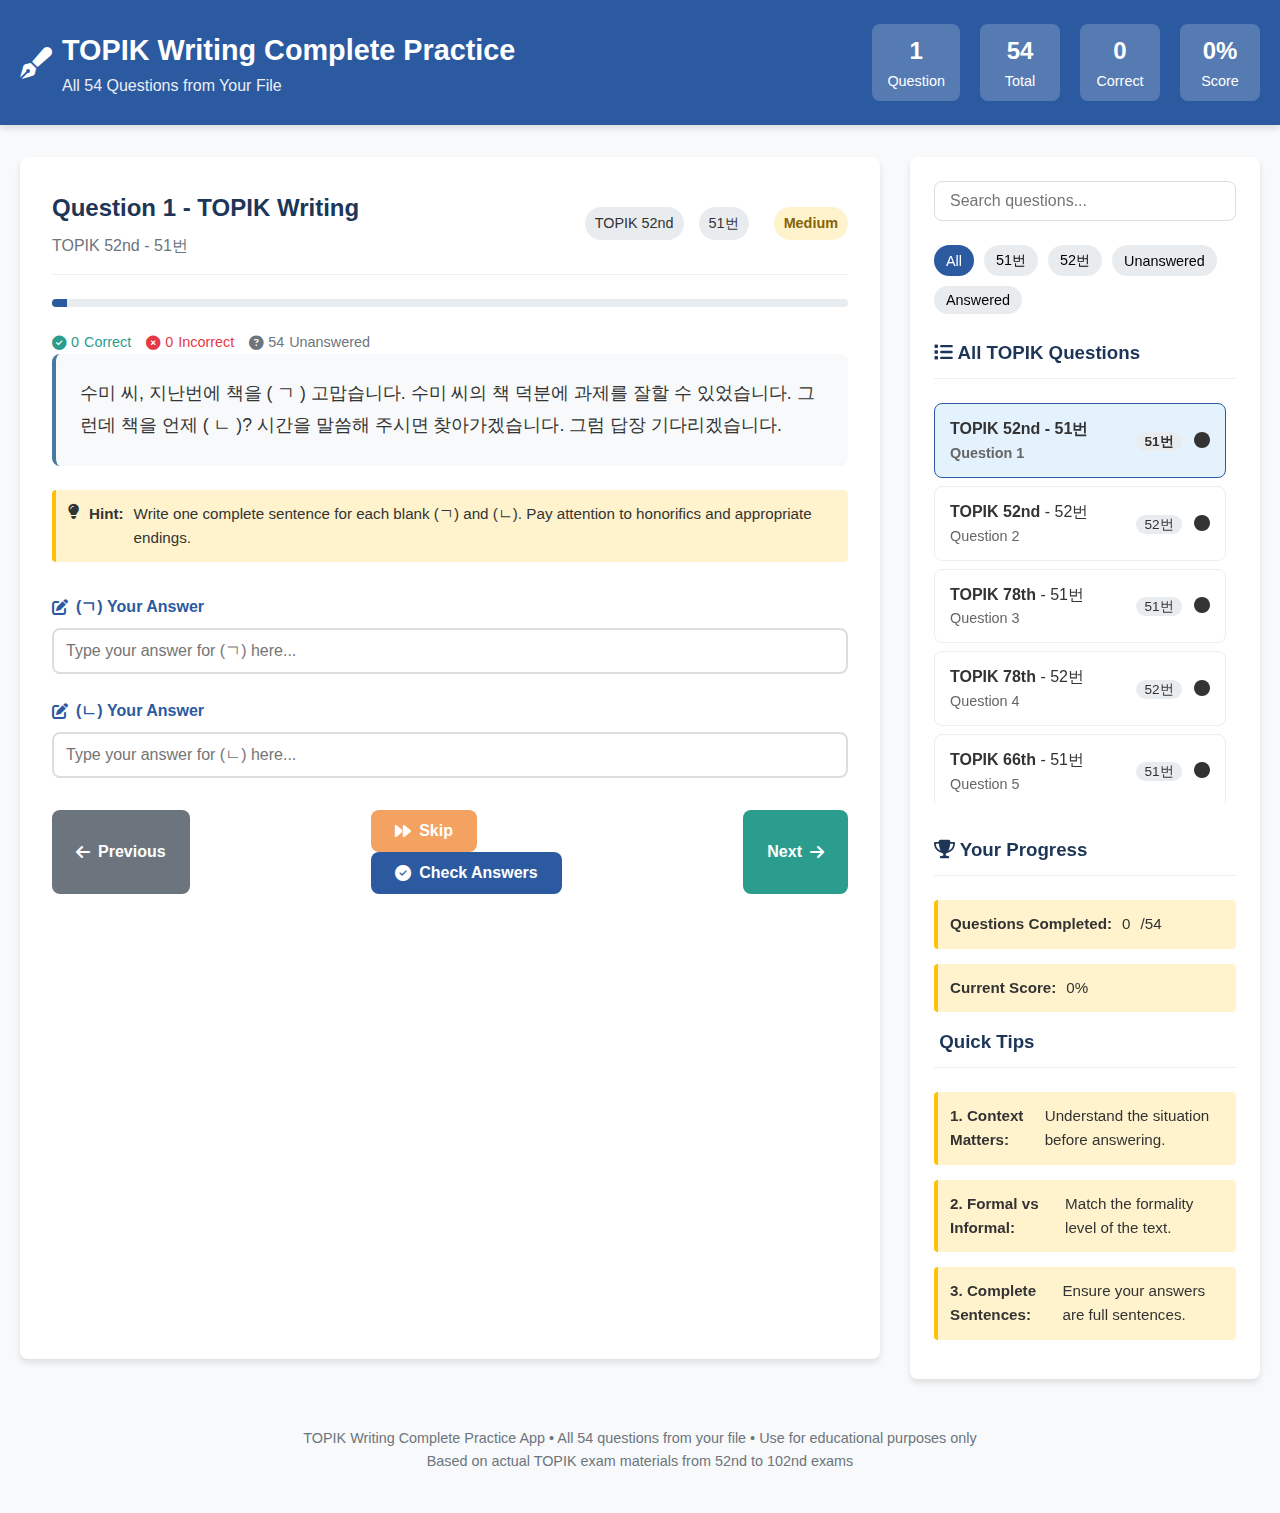
<file: writing.html>
<!DOCTYPE html>
<html lang="en">

<head>
    <meta charset="UTF-8">
    <meta name="viewport" content="width=device-width, initial-scale=1.0">
    <title>TOPIK Writing Complete Practice Quiz</title>
    <link rel="stylesheet" href="https://cdnjs.cloudflare.com/ajax/libs/font-awesome/6.4.0/css/all.min.css">
    <style>
        :root {
            --primary-color: #2c5aa0;
            --secondary-color: #e63946;
            --accent-color: #457b9d;
            --light-color: #f1faee;
            --dark-color: #1d3557;
            --success-color: #2a9d8f;
            --warning-color: #f4a261;
            --shadow: 0 4px 6px rgba(0, 0, 0, 0.1);
            --border-radius: 8px;
        }

        * {
            margin: 0;
            padding: 0;
            box-sizing: border-box;
            font-family: 'Segoe UI', Tahoma, Geneva, Verdana, sans-serif;
        }

        body {
            background-color: #f8f9fa;
            color: #333;
            line-height: 1.6;
            padding-bottom: 40px;
        }

        .container {
            max-width: 1400px;
            margin: 0 auto;
            padding: 0 20px;
        }

        header {
            background-color: var(--primary-color);
            color: white;
            padding: 1.5rem 0;
            box-shadow: var(--shadow);
            margin-bottom: 2rem;
        }

        .header-content {
            display: flex;
            justify-content: space-between;
            align-items: center;
            flex-wrap: wrap;
        }

        .logo {
            display: flex;
            align-items: center;
            gap: 10px;
        }

        .logo i {
            font-size: 2rem;
        }

        .logo h1 {
            font-size: 1.8rem;
        }

        .subtitle {
            font-size: 1rem;
            opacity: 0.9;
        }

        .stats {
            display: flex;
            gap: 20px;
            flex-wrap: wrap;
        }

        .stat-box {
            background-color: rgba(255, 255, 255, 0.2);
            padding: 8px 15px;
            border-radius: var(--border-radius);
            text-align: center;
            min-width: 80px;
        }

        .stat-value {
            font-size: 1.5rem;
            font-weight: bold;
        }

        .stat-label {
            font-size: 0.9rem;
        }

        .main-content {
            display: grid;
            grid-template-columns: 1fr 350px;
            gap: 30px;
        }

        @media (max-width: 1100px) {
            .main-content {
                grid-template-columns: 1fr;
            }
        }

        .quiz-area {
            background-color: white;
            border-radius: var(--border-radius);
            box-shadow: var(--shadow);
            padding: 2rem;
            margin-bottom: 20px;
        }

        .quiz-header {
            display: flex;
            justify-content: space-between;
            align-items: center;
            margin-bottom: 1.5rem;
            padding-bottom: 1rem;
            border-bottom: 1px solid #eee;
            flex-wrap: wrap;
            gap: 15px;
        }

        .quiz-title {
            color: var(--dark-color);
            font-size: 1.5rem;
        }

        .quiz-meta {
            display: flex;
            gap: 15px;
            flex-wrap: wrap;
        }

        .quiz-meta span {
            background-color: #e9ecef;
            padding: 5px 10px;
            border-radius: 20px;
            font-size: 0.9rem;
        }

        .question-text {
            font-size: 1.1rem;
            line-height: 1.8;
            margin-bottom: 1.5rem;
            background-color: #f8f9fa;
            padding: 1.5rem;
            border-radius: var(--border-radius);
            border-left: 4px solid var(--accent-color);
            white-space: pre-line;
        }

        .blank {
            background-color: #fff3cd;
            padding: 2px 6px;
            border-radius: 4px;
            font-weight: bold;
            color: var(--dark-color);
        }

        .answer-area {
            margin: 2rem 0;
        }

        .answer-box {
            margin-bottom: 1.5rem;
        }

        .answer-label {
            font-weight: bold;
            color: var(--primary-color);
            margin-bottom: 8px;
            display: flex;
            align-items: center;
            gap: 8px;
        }

        .answer-input {
            width: 100%;
            padding: 12px;
            border: 2px solid #ddd;
            border-radius: var(--border-radius);
            font-size: 1rem;
            transition: border-color 0.3s;
        }

        .answer-input:focus {
            outline: none;
            border-color: var(--primary-color);
        }

        .quiz-controls {
            display: flex;
            justify-content: space-between;
            margin-top: 2rem;
            flex-wrap: wrap;
            gap: 15px;
        }

        .btn {
            padding: 12px 24px;
            border: none;
            border-radius: var(--border-radius);
            font-size: 1rem;
            font-weight: 600;
            cursor: pointer;
            transition: all 0.3s;
            display: flex;
            align-items: center;
            gap: 8px;
        }

        .btn-primary {
            background-color: var(--primary-color);
            color: white;
        }

        .btn-primary:hover {
            background-color: var(--dark-color);
        }

        .btn-secondary {
            background-color: #6c757d;
            color: white;
        }

        .btn-secondary:hover {
            background-color: #5a6268;
        }

        .btn-success {
            background-color: var(--success-color);
            color: white;
        }

        .btn-success:hover {
            background-color: #21867a;
        }

        .btn-warning {
            background-color: var(--warning-color);
            color: white;
        }

        .btn-warning:hover {
            background-color: #e76f51;
        }

        .sidebar {
            background-color: white;
            border-radius: var(--border-radius);
            box-shadow: var(--shadow);
            padding: 1.5rem;
            height: fit-content;
            position: sticky;
            top: 20px;
        }

        .sidebar h3 {
            color: var(--dark-color);
            margin-bottom: 1.5rem;
            padding-bottom: 10px;
            border-bottom: 1px solid #eee;
        }

        .topik-list {
            list-style: none;
            margin-bottom: 2rem;
            max-height: 400px;
            overflow-y: auto;
            padding-right: 10px;
        }

        .topik-item {
            padding: 12px 15px;
            border-radius: var(--border-radius);
            margin-bottom: 8px;
            cursor: pointer;
            transition: all 0.3s;
            border: 1px solid #eee;
            display: flex;
            justify-content: space-between;
            align-items: center;
        }

        .topik-item:hover {
            background-color: #f8f9fa;
            transform: translateX(5px);
        }

        .topik-item.active {
            background-color: #e3f2fd;
            border-color: var(--primary-color);
            font-weight: bold;
        }

        .topik-number {
            font-weight: bold;
            color: var(--primary-color);
        }

        .question-type {
            font-size: 0.85rem;
            background-color: #e9ecef;
            padding: 2px 8px;
            border-radius: 12px;
        }

        .sample-answers {
            background-color: #f8f9fa;
            padding: 1.5rem;
            border-radius: var(--border-radius);
            margin-top: 2rem;
            display: none;
        }

        .sample-answers.active {
            display: block;
        }

        .sample-title {
            color: var(--success-color);
            margin-bottom: 1rem;
            display: flex;
            align-items: center;
            gap: 8px;
        }

        .sample-answer {
            background-color: white;
            padding: 1rem;
            border-radius: var(--border-radius);
            margin-bottom: 1rem;
            border-left: 3px solid var(--success-color);
        }

        .answer-highlight {
            color: var(--primary-color);
            font-weight: bold;
        }

        .progress-bar {
            height: 8px;
            background-color: #e9ecef;
            border-radius: 4px;
            overflow: hidden;
            margin: 1.5rem 0;
        }

        .progress-fill {
            height: 100%;
            background-color: var(--primary-color);
            width: 0%;
            transition: width 0.5s;
        }

        .footer {
            text-align: center;
            margin-top: 3rem;
            color: #6c757d;
            font-size: 0.9rem;
        }

        @media (max-width: 768px) {
            .header-content {
                flex-direction: column;
                gap: 15px;
                text-align: center;
            }

            .stats {
                width: 100%;
                justify-content: center;
            }

            .quiz-controls {
                flex-direction: column;
                gap: 15px;
            }

            .btn {
                justify-content: center;
            }

            .quiz-title {
                font-size: 1.3rem;
            }
        }

        .hint {
            background-color: #fff3cd;
            border-left: 4px solid #ffc107;
            padding: 12px;
            margin: 15px 0;
            border-radius: 4px;
            font-size: 0.95rem;
            display: flex;
            align-items: flex-start;
            gap: 10px;
        }

        .hint i {
            margin-top: 2px;
        }

        .difficulty {
            display: inline-block;
            padding: 4px 12px;
            border-radius: 20px;
            font-size: 0.8rem;
            font-weight: bold;
            margin-left: 10px;
        }

        .difficulty.easy {
            background-color: #d4edda;
            color: #155724;
        }

        .difficulty.medium {
            background-color: #fff3cd;
            color: #856404;
        }

        .difficulty.hard {
            background-color: #f8d7da;
            color: #721c24;
        }

        .question-counter {
            font-size: 1rem;
            color: #6c757d;
            margin-top: 5px;
        }

        .score-display {
            display: flex;
            align-items: center;
            gap: 5px;
            font-weight: bold;
        }

        .score-value {
            color: var(--success-color);
        }

        .answer-status {
            display: flex;
            gap: 15px;
            margin-top: 15px;
        }

        .status-item {
            display: flex;
            align-items: center;
            gap: 5px;
            font-size: 0.9rem;
        }

        .status-correct {
            color: var(--success-color);
        }

        .status-incorrect {
            color: var(--secondary-color);
        }

        .status-unanswered {
            color: #6c757d;
        }

        .search-box {
            margin-bottom: 1.5rem;
        }

        .search-input {
            width: 100%;
            padding: 10px 15px;
            border: 1px solid #ddd;
            border-radius: var(--border-radius);
            font-size: 1rem;
        }

        .search-input:focus {
            outline: none;
            border-color: var(--primary-color);
        }

        .filter-options {
            display: flex;
            gap: 10px;
            margin-bottom: 1.5rem;
            flex-wrap: wrap;
        }

        .filter-btn {
            padding: 6px 12px;
            background-color: #e9ecef;
            border: none;
            border-radius: 20px;
            cursor: pointer;
            font-size: 0.9rem;
            transition: all 0.3s;
        }

        .filter-btn.active {
            background-color: var(--primary-color);
            color: white;
        }

        .filter-btn:hover {
            background-color: #dee2e6;
        }

        .filter-btn.active:hover {
            background-color: var(--dark-color);
        }
    </style>
</head>

<body>
    <header>
        <div class="container">
            <div class="header-content">
                <div class="logo">
                    <i class="fas fa-pen-fancy"></i>
                    <div>
                        <h1>TOPIK Writing Complete Practice</h1>
                        <!-- UPDATED: Changed from 52 to 54 -->
                        <div class="subtitle">All 54 Questions from Your File</div>
                    </div>
                </div>
                <div class="stats">
                    <div class="stat-box">
                        <div class="stat-value" id="question-count">1</div>
                        <div class="stat-label">Question</div>
                    </div>
                    <div class="stat-box">
                        <div class="stat-value" id="total-questions">54</div> <!-- Updated to 54 -->
                        <div class="stat-label">Total</div>
                    </div>
                    <div class="stat-box">
                        <div class="stat-value" id="correct-count">0</div>
                        <div class="stat-label">Correct</div>
                    </div>
                    <div class="stat-box">
                        <div class="stat-value" id="score-percentage">0%</div>
                        <div class="stat-label">Score</div>
                    </div>
                </div>
            </div>
        </div>
    </header>

    <div class="container">
        <div class="main-content">
            <div class="quiz-area">
                <div class="quiz-header">
                    <div>
                        <h2 class="quiz-title">Question <span id="current-question">1</span> - TOPIK Writing</h2>
                        <div class="question-counter" id="question-info">TOPIK 52 - Question 51</div>
                    </div>
                    <div class="quiz-meta">
                        <span id="topik-number">TOPIK 52</span>
                        <span id="question-type">51번</span>
                        <span class="difficulty medium" id="difficulty">Medium</span>
                    </div>
                </div>

                <div class="progress-bar">
                    <div class="progress-fill" id="progress-fill"></div>
                </div>

                <div class="answer-status">
                    <div class="status-item status-correct">
                        <i class="fas fa-check-circle"></i> <span id="correct-count-display">0</span> Correct
                    </div>
                    <div class="status-item status-incorrect">
                        <i class="fas fa-times-circle"></i> <span id="incorrect-count-display">0</span> Incorrect
                    </div>
                    <div class="status-item status-unanswered">
                        <i class="fas fa-question-circle"></i> <span id="unanswered-count-display">54</span> Unanswered <!-- Updated to 54 -->
                    </div>
                </div>

                <div class="question-text" id="question-text">
                    수미 씨, 지난번에 책을 ( ㄱ ) 고맙습니다. 수미 씨의 책 덕분에 과제를 잘할 수 있었습니다. 그런데 책을 언제 ( ㄴ )? 시간을 말씀해 주시면 찾아가겠습니다. 그럼 답장
                    기다리겠습니다.
                </div>

                <div class="hint">
                    <i class="fas fa-lightbulb"></i> <strong>Hint:</strong> Write one complete sentence for each blank
                    (ㄱ) and (ㄴ). Pay attention to honorifics and appropriate endings.
                </div>

                <div class="answer-area">
                    <div class="answer-box">
                        <div class="answer-label">
                            <i class="fas fa-edit"></i> (ㄱ) Your Answer
                        </div>
                        <input type="text" class="answer-input" id="answer-a"
                            placeholder="Type your answer for (ㄱ) here...">
                    </div>

                    <div class="answer-box">
                        <div class="answer-label">
                            <i class="fas fa-edit"></i> (ㄴ) Your Answer
                        </div>
                        <input type="text" class="answer-input" id="answer-b"
                            placeholder="Type your answer for (ㄴ) here...">
                    </div>
                </div>

                <div class="quiz-controls">
                    <button class="btn btn-secondary" id="prev-btn">
                        <i class="fas fa-arrow-left"></i> Previous
                    </button>
                    <div>
                        <button class="btn btn-warning" id="skip-btn">
                            <i class="fas fa-forward"></i> Skip
                        </button>
                        <button class="btn btn-primary" id="check-btn">
                            <i class="fas fa-check-circle"></i> Check Answers
                        </button>
                    </div>
                    <button class="btn btn-success" id="next-btn">
                        Next <i class="fas fa-arrow-right"></i>
                    </button>
                </div>

                <div class="sample-answers" id="sample-answers">
                    <h3 class="sample-title">
                        <i class="fas fa-star"></i> Sample Answers
                    </h3>
                    <div class="sample-answer">
                        <strong>(ㄱ):</strong> <span class="answer-highlight" id="sample-a">빌려 줘서 / 빌려 주셔서</span>
                    </div>
                    <div class="sample-answer">
                        <strong>(ㄴ):</strong> <span class="answer-highlight" id="sample-b">돌려주면 됩니까 / 돌려 드리면
                            되겠습니까</span>
                    </div>
                    <div class="hint">
                        <i class="fas fa-info-circle"></i> <strong>Note:</strong> These are sample answers. Your answer
                        may vary but should be grammatically correct and contextually appropriate.
                    </div>
                </div>
            </div>

            <div class="sidebar">
                <div class="search-box">
                    <input type="text" class="search-input" id="search-input" placeholder="Search questions...">
                </div>

                <div class="filter-options">
                    <button class="filter-btn active" data-filter="all">All</button>
                    <button class="filter-btn" data-filter="51">51번</button>
                    <button class="filter-btn" data-filter="52">52번</button>
                    <button class="filter-btn" data-filter="unanswered">Unanswered</button>
                    <button class="filter-btn" data-filter="answered">Answered</button>
                </div>

                <h3><i class="fas fa-list"></i> All TOPIK Questions</h3>
                <ul class="topik-list" id="topik-list">
                    <!-- TOPIK list will be populated by JavaScript -->
                </ul>

                <h3><i class="fas fa-trophy"></i> Your Progress</h3>
                <div class="hint">
                    <!-- UPDATED: Changed from 52 to 54 -->
                    <strong>Questions Completed:</strong> <span id="completed-count">0</span>/54
                </div>
                <div class="hint">
                    <strong>Current Score:</strong> <span id="current-score">0%</span>
                </div>

                <h3><i class="fas fa-tips"></i> Quick Tips</h3>
                <div class="hint">
                    <strong>1. Context Matters:</strong> Understand the situation before answering.
                </div>
                <div class="hint">
                    <strong>2. Formal vs Informal:</strong> Match the formality level of the text.
                </div>
                <div class="hint">
                    <strong>3. Complete Sentences:</strong> Ensure your answers are full sentences.
                </div>
            </div>
        </div>

        <div class="footer">
            <!-- UPDATED: Changed from 52 to 54 -->
            <p>TOPIK Writing Complete Practice App • All 54 questions from your file • Use for educational purposes only
            </p>
            <p>Based on actual TOPIK exam materials from 52nd to 102nd exams</p>
        </div>
    </div>

    <script>
        // Parse all TOPIK questions from the file content
        const topikExams = [
            // TOPIK 52nd
            {
                id: 1,
                number: "52nd",
                type: "51번",
                question: "수미 씨, 지난번에 책을 ( ㄱ ) 고맙습니다. 수미 씨의 책 덕분에 과제를 잘할 수 있었습니다. 그런데 책을 언제 ( ㄴ )? 시간을 말씀해 주시면 찾아가겠습니다. 그럼 답장 기다리겠습니다.",
                answers: {
                    a: "빌려 줘서 / 빌려 주셔서",
                    b: "돌려주면 됩니까 / 돌려 드리면 되겠습니까"
                },
                difficulty: "medium"
            },
            {
                id: 2,
                number: "52nd",
                type: "52번",
                question: "우리는 기분이 좋으면 밝은 표정을 짓는다. 그리고 기분이 좋지 않으면 표정이 어두워진다. 왜냐하면 ( ㄱ ). 그런데 이와 반대로 표정이 우리의 감정에 영향을 주기도 한다. 그래서 기분이 안 좋을 때 밝은 표정을 지으면 기분도 따라서 좋아진다. 그러므로 우울할 때일수록 ( ㄴ ) 것이 좋다.",
                answers: {
                    a: "감정이 표정에 영향을 주기 때문이다",
                    b: "밝은 표정을 짓는 / 표정을 밝게 짓는"
                },
                difficulty: "easy"
            },
            // TOPIK 78th
            {
                id: 3,
                number: "78th",
                type: "51번",
                question: "제목: 주문 변경 요청. 안녕하세요? 저는 어제 노란색 원피스 옷을 주문했습니다. 그런데 빨간색 옷으로 바꾸고 싶습니다. 혹시 빨간색으로 주문을 ( ㄱ )? 가능하면 바꾸셔 보내 주십시오. 네. 가능합니다. 그러면 빨간색 옷으로 바꿔서 ( ㄴ ).",
                answers: {
                    a: "변경해도 되겠습니까? / 변경할 수 있습니까? / 바꿀 수 있습니까?",
                    b: "보내 드리겠습니다."
                },
                difficulty: "easy"
            },
            {
                id: 4,
                number: "78th",
                type: "52번",
                question: "사람은 나이가 들면서 머리가 하얘지기도 하지만 심한 스트레스로 흰머리가 ( ㄱ ). 스트레스로 흰머리가 생기는 것은 검은색 머리에서 만드는 가능이 일시적으로 잘못되어 나타나는 증상이다. 그러나 이렇게 생긴 흰머리는 스트레스가 해소되면 다시 검은색으로 돌아온다. 왜냐하면 스트레스가 없어지면 그로 인해 나타났던 문제도 함께 ( ㄴ ).",
                answers: {
                    a: "생기기도 한다 / 생길 수 있기도 한다.",
                    b: "없어지기 때문이다 / 사라지기 때문이다."
                },
                difficulty: "medium"
            },
            // TOPIK 66th
            {
                id: 5,
                number: "66th",
                type: "51번",
                question: "공지 제목: 취업 특강에 초대합니다. 유학생회에서 취업 특강을 준비했습니다. 특강에 오면 취업에 성공한 선배들의 이야기를 (ᄀ). 특강후 선배와 상담도 가능하니 참석을 원하는 분은 이메일로 ( ᄂ). 일시 및 장소: 10월10일 오후5시, 학생회관101호 이메일: global@hankook.ac.kr",
                answers: {
                    a: "들을 수 있습니다. / 들을 기회가 있습니다. / 들을 수 있는 자리가 마련되어있습니다.",
                    b: "연락/신청해 주시기 바랍니다. / 연락해 주십시오. / 말씀해 주시기 바랍니다."
                },
                difficulty: "easy"
            },
            {
                id: 6,
                number: "66th",
                type: "52번",
                question: "사람들은 산을 보면 안정감을 느낀다. 그 이유는 녹색이 사람의 마음을 편안하게 해 주기 때문이다. 그런데 녹색이 단지 사람의 마음만 편하게 ( ㄱ ). 예전부터 어른들은 책을 많이 보는 아이에게 가끔씩 산을 ( ㄴ ). 이는 녹색이 눈의 피로도 풀어주기 때문이다.",
                answers: {
                    a: "해주는 것이아니다",
                    b: "보라고 말씀하셨다./보라고 말씀해 주셨다."
                },
                difficulty: "medium"
            },
            // TOPIK 81st
            {
                id: 7,
                number: "81st",
                type: "51번",
                question: "제목: 공연 티켓을 무료로 드립니다. 4월 16일 한강에서 K-POP 콘서트가 열릴 예정입니다. 정말 가 보고 싶었는데 그날 중요한 ( ㄱ ) 콘서트에 못 가게 되었습니다. 콘서트에 가고 싶으신 분은 저에게 문자를 ( ㄴ ). 제일 먼저 보낸 사람에게 티켓을 보내드리겠습니다.",
                answers: {
                    a: "일이 생겨서 / 일이 있으니까",
                    b: "보내십시오 / 보내주십시오 / 보내면 됩니다"
                },
                difficulty: "easy"
            },
            {
                id: 8,
                number: "81st",
                type: "52번",
                question: "골프공은 다른 공과 달리 작은 구멍이 여러 개 있다. 구멍은 공이 멀리 ( ㄱ ) 영향을 미친다. 공이 날아갈 때 공기의 마찰력을 받는데 구멍들이 힘을 줄어 주는 것이가. 이렇게 때문에 만약 공에 ( ㄴ ) 똑같은 힘으로 쳐도 멀리 날아지 못할 것이다",
                answers: {
                    a: "날아가는 것에 / 날아가는 데에 / 날아가는 거리에",
                    b: "구멍이 없으면 / 구멍이 없다면"
                },
                difficulty: "hard"
            },
            // TOPIK 82nd
            {
                id: 9,
                number: "82nd",
                type: "51번",
                question: "책상 판매합니다. / 가구 / 4 시간 전 ….. 50,000원 이사를 가게 돼서 판매합니다. 사용한 지 일년밖에 ( ㄱ ). 깨끗하게 사용해서 거의 새 책상 같습니다. 직접 보시면 분명 마음에 ( ㄴ ). 관심 있는 분은 연락 주십시오.",
                answers: {
                    a: "안 되었습니다. / 안 됩니다.",
                    b: "들 겁니다 / 들 수 있을 겁니다 / 들 수 있을 것 같습니다."
                },
                difficulty: "easy"
            },
            {
                id: 10,
                number: "82nd",
                type: "52번",
                question: "운동 중에 물을 마시면 운동 효과가 떨어진다고 생각하는 사람들이 있다. 그런데 물은 운동 효과를 높이는 주요한 역할을 한다. 그래서 운동할 때 물을 자주 마셔야 운동 효과를 ( ㄱ ). 이 때 따뜻한 물보다는 차가운 물을 ( ㄴ ). 차가운 물이 우리 몸에 더 빨리 흡수되기 때문이다.",
                answers: {
                    a: "높일 수 있다. / 높이는 데에 도움이 된다.",
                    b: "마시면 더 좋다. / 마시면 효과가 더 높아진다. / 마시는 것이 좋다."
                },
                difficulty: "medium"
            },
            // TOPIK 83rd
            {
                id: 11,
                number: "83rd",
                type: "51번",
                question: "제목: 축제 관련 문의 지난 주말에 '별빛 축제'에 갔던 외국인입니다. 지금까지 살면서 이렇게 많은 별을 ( ㄱ ) 한 번도 없었습니다. 혹시 이런 축제가 또 있습니까? 있다면 이런 멋진 경험을 다시 ( ㄴ )",
                answers: {
                    a: "본 적이 / 본 경험이 / 구경한 적이 / 구경한 경험이",
                    b: "해 보고 싶습니다 / 체험하고 싶습니다 / 체험하기를 원한다"
                },
                difficulty: "easy"
            },
            {
                id: 12,
                number: "83rd",
                type: "52번",
                question: "식물은 다양한 방법으로 자신을 보호한다. 덩굴성 야자나무는 빈 줄기를 개미에게 집으로 제공한다. 이 나무에 다른 동물이 다가오면 줄기에 있던 개미가 밖으로 나온다. 이때 개미의 움직임 때문에 소리가 생긴다. 이런 소리가 동물을 깜짝 ( ㄱ ). 결국 놀란 동물들은 나뭇잎을 먹지 못하고 달아나 버린다. 식물학자들은 이것이 바로 식물이 자신을 보호하는 ( ㄴ ).",
                answers: {
                    a: "놀라게 한다",
                    b: "방법이라고 한다"
                },
                difficulty: "medium"
            },
            // TOPIK 102
            {
                id: 13,
                number: "102",
                type: "51번",
                question: "제목: 개인 물건 정리 요청 안녕하세요. 동아리 회장 김민아입니다. 학생회관 공사 때문에 동아리 방을 옮기게 되었습니다. 그런데 현재 개인 물건들이 너무 많습니다. 동아리 방을 옮기려면 이 물건들부터 먼저 (ㄱ). 방학을 하자마자 공사가 시작됩니다. 방학이 (ㄴ) 개인 물건을 모두 가져가 주십시오.",
                answers: {
                    a: "정리해야 합니다. / 치워야 합니다. / 가져가야 합니다.",
                    b: "시작되기 전에 / 시작되기 전까지 / 오기 전까지"
                },
                difficulty: "easy"
            },
            {
                id: 14,
                number: "102",
                type: "52번",
                question: "큰 항공기는 주로 높은 하늘에서 비행을 한다. 높이 올라가면 날씨의 영향을 별로 (ㄱ) 흔들림이 적다. 반면 작은 항공기는 날씨의 영향을 받더라도 낮은 고도에서 비행을 해야 한다. 왜냐하면 높은 고도에서 (ㄴ) 항공기의 엔진이 크고 중량이 많으며 연료도 많이 필요하기 때문이다.",
                answers: {
                    a: "받지 않아 / 받지 않아서 / 덜 받아",
                    b: "비행하려고 / 비행하기 위해"
                },
                difficulty: "hard"
            },
            // TOPIK 101
            {
                id: 15,
                number: "101",
                type: "51번",
                question: "이번주 토요일에 축구 경기가 있습니다. 응원해야 하니까 많은 학생이 (ㄱ). 참여할 학생은 학교 경기장에 오시기 바랍니다. 경기장에서 우리 팀을 (ㄴ) 학교 티셔츠를 입으려 고 합니다.",
                answers: {
                    a: "모일 예정입니다. / 참석할 것입니다. / 참여해 주시기 바랍니다.",
                    b: "응원하기 위해 / 격려하기 위해 / 응원할 수 있도록"
                },
                difficulty: "easy"
            },
            {
                id: 16,
                number: "101",
                type: "52번",
                question: "두통이 낫지 않고 계속되면 진통제를 먹게 된다. 그러나 만성두통을 치료하려면 약을 계속 (ㄱ) 어디가 어떻게 아픈 지 살펴봐야 한다. 왜냐하면 아픈 위치나 특징에 따라 원인이 (ㄴ).",
                answers: {
                    a: "먹는 것보다 / 복용하기보다 / 먹기보다는 / 의존하기보다 / 먹지 말고",
                    b: "다르기 때문이다 / 달라지기 때문이다 / 다를 수 있기 때문이다 / 달라질 수 있기 때문이다"
                },
                difficulty: "medium"
            },
            // TOPIK 100th
            {
                id: 17,
                number: "100th",
                type: "51번",
                question: "안녕하세요? 취업을 준비 중인 취준생입니다. 이번에 회사에서 면접 시험에 오라는 연락이 왔습니다. 하지만 저는 채용 면접을 ( ㄱ ) 없습니다. 2주 후에 면접이 있는데 이번 주 안에 꼭 센터 선생님한테서 도움을 ( ㄴ ).",
                answers: {
                    a: "본 적이 / 본 경험이 / 해본 적이",
                    b: "받고 싶습니다 / 받으려고 합니다 / 부탁드리고 싶습니다"
                },
                difficulty: "easy"
            },
            {
                id: 18,
                number: "100th",
                type: "52번",
                question: "벚꽃은 봄에 피는 꽃 중에서 가장 일찍 피는 꽃으로 유명하다. 보통 식물들은 잎이 난 후에 꽃이 피는데 벚꽃은 잎이 ( ㄱ ) 꽃이 핀다. 화려하고 큰 꽃이 많은 5월에는 벚꽃이 상대적으로 벌을 ( ㄴ ). 이와 같이 벚꽃이 이른 봄에 빨리 꽃이 피는 것은 벌을 더 많이 유혹하려는 벚꽃의 생존 전략이라 할 수 있다.",
                answers: {
                    a: "나기 전에 / 자라기 전에 / 생기기 전에",
                    b: "유혹하기가 어렵다 / 유혹하기 쉽지 않다 / 유혹하기 어렵기 때문이다"
                },
                difficulty: "medium"
            },
            // TOPIK 99th
            {
                id: 19,
                number: "99th",
                type: "51번",
                question: "신입생 여러분, 안녕하세요. 유학생 대표 마이콜입니다. 여러분이 우리 대학에 ( ㄱ ) 벌써 한 달이 되었습니다. 여러분을 축하하기 위해 이번 주 금요일 오후 3시에 환영회를 준비했습니다. 신입생을 위한 기념품도 있으니 많이 참석해 주십시오. 환영회에 ( ㄴ ) 분께는 다음 주에 기념품을 전달해 드리겠습니다.",
                answers: {
                    a: "입학하신 지 / 오신 지 / 다니신 지",
                    b: "참석하지 못한 / 오지 못한 / 불참한"
                },
                difficulty: "easy"
            },
            {
                id: 20,
                number: "99th",
                type: "52번",
                question: "우리가 말할 때 듣는 소리와 녹음된 음성에서 듣는 소리와 다르게 느껴진다. 왜냐하면 녹음된 음성에서 들을 때와 말할 때 소리가 귀로 전달되는 방식이 ( ㄱ ). 녹음된 소리는 공기를 통해서만 귀로 전달된다. 그런데 말할 때의 소리는 ( ㄴ ) 머리뼈를 통해서도 전달된다. 이 두 가지 방식을 통해 귀로 전달되는 소리는 주파수와 소리의 두께에 대한 인식에 차이를 만든다. 소리가 머리뼈를 통해 전달될 때 낮은 주파수가 강조되어 우리 목소리가 실제보다 더 낮고 풍성하게 들린다.",
                answers: {
                    a: "다르기 때문이다",
                    b: "공기를 통해서뿐만 아니라"
                },
                difficulty: "hard"
            },
            // TOPIK 92nd
            {
                id: 21,
                number: "92nd",
                type: "51번",
                question: "선배님, 안녕하십니까? 마이클입니다. 제 결혼식에 와 주셔서 감사합니다. 사실 선배님께 축하를 받고 싶었지만 결혼식에 오시라는 말씀을 ( ㄱ ). 그런데 직접 오셔서 결혼을 ( ㄴ ), 선물까지 주셔서 정말 기뻤습니다. 다음에 아내와 같이 찾아뵙고 다시 인사를 드리겠습니다. 안녕히 계십시오.",
                answers: {
                    a: "드리지 못했습니다 / 전해 드리지 못했습니다",
                    b: "축하해 주시고 / 축복해 주시고"
                },
                difficulty: "medium"
            },
            {
                id: 22,
                number: "92nd",
                type: "52번",
                question: "종이를 재활용 쓰레기로 버릴 때 종류에 상관없이 다 같이 모아서 버리는 사람들이 있다. 그런데 이는 올바른 방법이 아니다. 왜냐하면 종이는 종류에 따라 재활용 과정과 방법이 ( ㄱ ). 재활용 과정에서 종이가 섞여 있으면 분류하는 데 적지 않은 시간과 비용이 필요하다. 이런 비용과 시간을 줄이려면 종이를 버릴 때 비슷한 종이끼리 모아서 ( ㄴ ).",
                answers: {
                    a: "다르기 때문이다 / 달라지기 때문이다",
                    b: "버리는 것이 좋다 / 버리는 것이 필요하다"
                },
                difficulty: "medium"
            },
            // TOPIK 98th
            {
                id: 23,
                number: "98th",
                type: "51번",
                question: "안녕하십니까? 마리아입니다. 이번 유학생 모임에서 먹을 점심 메뉴를 ( ㄱ ). 갑자기 조사를 부탁드려 죄송합니다. 저번에 조사할 때 빠뜨렸습니다. 아래 사이트에서 원하는 메뉴를 고르신 후, 이 이메일로 ( ㄴ ) 감사하겠습니다.",
                answers: {
                    a: "조사하고 있습니다 / 조사하려고 합니다 / 조사하겠습니다",
                    b: "보내 주시면 / 알려 주시면 / 작성해 주시면"
                },
                difficulty: "easy"
            },
            {
                id: 24,
                number: "98th",
                type: "52번",
                question: "구름이 하얗게 보이는 이유는 미 산란(Mie scattering)이라는 현상 때문이다. 미 산란은 빛이 퍼지고 퍼진 모든 빛이 섞이면서 흰색으로 보이는 현상을 말한다. 구름은 여러 크기의 물방울로 구성되어 있는데 이 물방울이 빛을 ( ㄱ ). 또한 이 물방울들이 다른 색깔의 모든 빛을 섞이게 한다. 따라서 구름이 하얗게 보이는 이유는 구름 속의 물방울에서 퍼진 빛들이 모두 ( ㄴ ).",
                answers: {
                    a: "퍼지게 한다",
                    b: "섞이기 때문이다"
                },
                difficulty: "hard"
            },
            // TOPIK 97th
            {
                id: 25,
                number: "97th",
                type: "51번",
                question: "이 책은 한국 문화에 대해 쉽게 설명되어 있습니다. 어휘와 문법이 어렵지 않습니다. 그래서 한국어를 ( ㄱ ) 얼마 안 된 외국인들도 읽을 수 있습니다. 저는 한국어를 잘 못하지만 재미있게 읽었습니다. 이 책을 꼭 한번 ( ㄴ ).",
                answers: {
                    a: "배운 지 / 시작한 지 / 공부한 지",
                    b: "읽어 보십시오 / 읽어 보시기 바랍니다 / 읽어야 합니다."
                },
                difficulty: "easy"
            },
            {
                id: 26,
                number: "97th",
                type: "52번",
                question: "옷에 고추 가루가 묻을 때 세탁해도 얼룩이 남는다. 고추 가루에 포함된 캡사이신 성분 때문이다. 이 성분은 기름에 녹지만 물에는 ( ㄱ ). 물로만 세탁하면 지우기 어렵다. 따라서 얼룩을 잘 ( ㄴ ) 세탁한 후에 햇빛이 있는 곳에 걸어 두면 이 성분이 사라지게 된다.",
                answers: {
                    a: "녹지 않는다 / 녹지 않기 때문이다 / 반응하지 않다",
                    b: "지우려면 / 제거하려면 / 없애려면"
                },
                difficulty: "medium"
            },
            // TOPIK 96th
            {
                id: 27,
                number: "96th",
                type: "51번",
                question: "제목: 어디로 이사하는 것이 좋을까요? 안녕하세요. 유학생입니다. 기숙사 생활이 불편해서 이번 방학에 이사를 ( ㄱ ). 집값이 싸고 깨끗한 동네면 좋겠습니다. 그런데 어느 ( ㄴ ) 모르겠습니다. 좋은 곳을 아시면 추천 부탁드립니다.",
                answers: {
                    a: "가려고 합니다. / 하려고 합니다. / 생각하고 있습니다.",
                    b: "동네가 좋은지 / 곳이 좋은지 / 지역이 좋은지"
                },
                difficulty: "easy"
            },
            {
                id: 28,
                number: "96th",
                type: "52번",
                question: "개구리는 겨울에 추위를 피하기 위해 겨울 내에 긴 잠을 잔다고 하는 것을 알려져 있다. 그런데 개구리는 무조건 겨울 내에만 잠을 ( ㄱ ). 날씨가 더운 지역에 사는 개구리는 기온이 매우 높은 기간에 긴 잠을 자기도 한다. 왜냐하면 개구리는 사람과 달리 체내 몸이 체온 조절을 ( ㄴ ). 개구리처럼 체온 조절을 못하는 동물들에게 추위뿐만 아니라 더위도 생존에 위협이 되는 것이다.",
                answers: {
                    a: "자는 것은 아니다. / 자지 않는다. / 자는 것이 아니다.",
                    b: "할 수 없기 때문이다. / 하지 못하기 때문이다. / 조절하지 못하기 때문이다."
                },
                difficulty: "medium"
            },
            // TOPIK 95th
            {
                id: 29,
                number: "95th",
                type: "51번",
                question: "안녕하십니까? 저는 일본으로 물건을 보냈습니다. 우체국 직원이 10일 내에 물건이 ( ㄱ ). 그런데 물건이 아직 도착하지 않았습니다. 저의 물건이 어디에 있는지 확인하려면 ( ㄴ )? 확인 방법을 알려 주시면 감사하겠습니다.",
                answers: {
                    a: "도착할 것이라고 했습니다 / 도착할 거라고 했습니다 / 도착할 예정이라고 했습니다 / 도착한다고 말했습니다.",
                    b: "어떻게 해야 합니까? / 무엇을 해야 합니까? / 어떤 절차를 밟아야 합니까?"
                },
                difficulty: "medium"
            },
            {
                id: 30,
                number: "95th",
                type: "52번",
                question: "차를 오래 타면 왜 잠이 올까요? 차가 일정한 속도로 가면 작고 규칙적인 진동이 생기는 데 이 진동이 잠이 ( ㄱ ). 우리 뇌는 새로운 정보가 생길 때 이를 처리하려고 노력한다. 그런데 작고 규칙적인 진동을 새로운 정보로 생각하지 않아 더 이상 정보를 ( ㄴ ) 된다고 느낀다. 그래서 잠이 오는 것이다.",
                answers: {
                    a: "오게 만든다 / 오게 한다 / 들게 한다 / 올 수 있게 한다",
                    b: "처리하지 않아도 / 분석할 필요가 없어 / 받아들이지 않아도"
                },
                difficulty: "medium"
            },
            // TOPIK 94th
            {
                id: 31,
                number: "94th",
                type: "51번",
                question: "교수님, 안녕하세요. 한국어학과 4학년 미나입니다. 제가 다음주 '한국문화' 수업에서 첫 번째 발표를 하기로 했습니다. 그런데 그날 병원에 갔다 와야 해서 30분쯤 ( ㄱ ). 괜찮다고 하시면 좀 늦게 발표하고 싶습니다. 또한, 제가 다른 친구와 발표 순서를 ( ㄴ )? 정말 죄송합니다.",
                answers: {
                    a: "늦을 것 같습니다 / 지각할 것 같습니다",
                    b: "바꿔도 되겠습니까? / 바꿔도 괜찮을까요? / 변경해도 괜찮을까요?"
                },
                difficulty: "easy"
            },
            {
                id: 32,
                number: "94th",
                type: "52번",
                question: "화분에 식물을 기를 때 물을 너무 많이 주면 식물은 잘 자라지 못하다. 왜냐하면 흙에 물이 너무 많으면 식물의 뿌리가 ( ㄱ ). 뿌리가 썩지않게 하려면 물을 주기 전에 흙의 상태가 어떤지를 살펴봐야 한다. 흙이 젖어 있는 경우에는 물을 더 이상 ( ㄴ ) 흙이 마를 때까지 기다렸다가 줘야 한다.",
                answers: {
                    a: "썩기 때문이다 / 썩기 쉽기 때문이다 / 썩을 수 있기 때문이다 / 쉽게 썩을 수 있기 때문이다",
                    b: "주면 안 되고 / 주지 말고 / 주지 않고"
                },
                difficulty: "easy"
            },
            // TOPIK 93rd
            {
                id: 33,
                number: "93rd",
                type: "51번",
                question: "안녕하세요? 저는 도서 예약 서비스를 ( ㄱ ) 비밀 번호를 잃어버렸습니다. 그래서 제 이메일로 임시 비밀 번호를 신청하였습니다. 그런데 비밀번호가 아직 저한테 ( ㄴ ). 확인해 주시기 바랍니다.",
                answers: {
                    a: "신청했는데 / 사용하고 싶은데 / 쓰고 싶은데 / 이용 중에",
                    b: "오지 않았습니다 / 안 왔습니다 / 도착하지 않았습니다"
                },
                difficulty: "easy"
            },
            {
                id: 34,
                number: "93rd",
                type: "52번",
                question: "온도 차이가 심한 계절에서는 문을 열어 놓으면 바깥 공기가 안으로 들어와 에너지가 방비될 수 있다. 이런 에너지의 낭비를 ( ㄱ ) 회전문을 설치하는 경우가 많다. 회전문을 설치하면 바깥 공기가 안으로 ( ㄴ ) 빠르게 막아주고 들어온 공기를 밖으로 내보낸다.",
                answers: {
                    a: "줄이기 위해서 / 막기 위해서 / 방지하기 위해서",
                    b: "들어오는 것을 / 들어오지 않도록"
                },
                difficulty: "medium"
            },
            // TOPIK 64th
            {
                id: 35,
                number: "64th",
                type: "51번",
                question: "수미 씨, 그동안 고마웠습니다. 저는 다음 달이면 홍콩으로 일을 ( ㄱ ). 제가 원하는 회사에 취직을 해서 기쁘지만 수미 씨를 자주 못 볼 것 같아 아쉽습니다. 선물을 준비했는데 선물이 수미 씨 마음에 ( ㄴ ).",
                answers: {
                    a: "하러 갑니다",
                    b: "들면/들었으면 좋겠습니다."
                },
                difficulty: "easy"
            },
            {
                id: 36,
                number: "64th",
                type: "52번",
                question: "별은 지구에서 멀리 떨어져 있다. 그래서 별빛이 지구까지 오는 데 많은 시간이 걸린다. 지구와 가장 가까운 별의 빛도 지구까지 오는 데 4억 년이 걸린다. 만약 우리가 이 별을 본다면 우리는 이 별의 현재 모습이 아니라 4억 년 전의( ㄱ ). 이처럼 별빛은 오랜 시간이 지나야 지구에 도달한다. 그래서 어떤 별이 사라져도 우리는 그 사실을 바로 알지 못하고 아주 오랜 시간이 ( ㄴ ).",
                answers: {
                    a: "모습을 보는 것이다",
                    b: "지나야 알 수 있다/ 지난 후에야 알 수 있다"
                },
                difficulty: "hard"
            },
            // TOPIK 70th
            {
                id: 37,
                number: "70th",
                type: "51번",
                question: "이용 후기 저는 인주 호텔이 아주 만족스러웠습니다. 수영장이 있지만 공사 중이라서 수영을 ( ㄱ ). 그 호텔 근처의 경관도 매우 좋았습니다. 호텔 주변의 경치를 중요하게 생각하시는 분이라면 분명 이 호텔을 ( ㄴ ).",
                answers: {
                    a: "할 수 없었습니다. / 못했습니다.",
                    b: "좋아할 것입니다./ 좋아하게 될 것입니다./ 선택하시리라 생각합니다."
                },
                difficulty: "easy"
            },
            {
                id: 38,
                number: "70th",
                type: "52번",
                question: "추운 겨울을 이겨 내기 위해 겨울 동안 잠을 자는 동물들이 있다. 한 연구팀이 이런 동물들이 겨울 내내 자는 것이 아니라 가끔씩 잠을 ( ㄱ ). 그러나 이 때 동물들이 깨어나서 음식을 구하는 것이 아니다. 겨울잠을 자고 있는 곳에 저장해 둔 음식이 ( ㄴ )",
                answers: {
                    a: "깨는 것을 알게 되었다. / 깨는 것을 알아냈다. / 깨는 것을 밝혀냈다. / 일어나는 것을 알게 되었다.",
                    b: "있기 때문이다. / 있어서 음식을 구하지 않아도 되다. / 있어서 음식을 구할 필요가 없다."
                },
                difficulty: "medium"
            },
            // TOPIK 72nd
            {
                id: 39,
                number: "72nd",
                type: "51번",
                question: "Email: 선생님 안녕하십니까? 저는 경영학과에 다니고 있는 외국인 유학생 마이클입니다. 제가 요즘 전공 때문에 고민이 많습니다. 지난 학기에 전공 수업을 들었는데 저에게 잘 ( ㄱ ) 제에게 맞는 전공을 찾고 싶습니다. 다음주 수요일에 선생님께 상담을 ( ㄴ )? 부탁드립니다.",
                answers: {
                    a: "맞지 않습니다. / 안 맞습니다. / 어울리지 않습니다.",
                    b: "받을 수 있습니까? / 할 수 있습니까?"
                },
                difficulty: "medium"
            },
            {
                id: 40,
                number: "72nd",
                type: "52번",
                question: "사막에는 늘 먹는 물이 부족하다. 사막에 사는 동물들은 다른 곳에 사는 동물에 비해 먹을 물을 ( ㄱ ). 그런데 물을 목구하는 동물들도 살아남는 방법이 있다. 그것은 먹는 물 대신 식물의 줄기를 ( ㄴ ). 식물은 줄기에 물을 저장하기 때문이다.",
                answers: {
                    a: "구하기 어렵다 / 구하기 쉽지 않다 / 구하기 힘들다 / 구할 수 없다.",
                    b: "먹는 것이다 / 먹는 방법이다 / 먹고 살아남는 것이다."
                },
                difficulty: "medium"
            },
            // TOPIK 73rd
            {
                id: 41,
                number: "73rd",
                type: "51번",
                question: "안녕하십니까? 저는 유학생 마이클이라고 합니다. 저는 인주대학교에서 6개월 전부터 한국어를 ( ㄱ ). 한국어 능력을 높이기 위해 한국인과 연습하고 싶습니다. 저는 전에 한번 한국인에게 영어를 ( ㄴ ). 그래서 영어를 잘 가르쳐 드릴 수 있습니다. 서로 가르치고 배우면서 능력을 키울 수 있을 것 같습니다. 관심이 있으신 분은 연락 주시기 바랍니다.",
                answers: {
                    a: "공부했습니다 / 배웠습니다 / 공부하고 있습니다 / 공부해 왔습니다 / 배워 왔습니다",
                    b: "가르쳐 봤습니다 / 가르쳐 줘 봤습니다 / 가르친 적이 있습니다 / 가르쳐 준 적이 있습니다"
                },
                difficulty: "easy"
            },
            {
                id: 42,
                number: "73rd",
                type: "52번",
                question: "식당을 예약하고 나타나지 않는 사람들이 많다. 이런 경우 식당은 큰 피해를 본다. 이러한 손해를 막기 위해 예약 보증금 제도가 만들어졌다. 식당을 예약할 때 손님은 반드시 일정한 금액의 돈을 ( ㄱ ). 예약 시간에 오면 손님은 낸 돈을 돌려받지만 예약 시간에 나타나지 않으면 그 돈을 ( ㄴ ).",
                answers: {
                    a: "내야 한다 / 맡겨야 한다 / 결제해야 한다",
                    b: "돌려받을 수 없다 / 돌려받지 못한다"
                },
                difficulty: "medium"
            },
            // TOPIK 79th
            {
                id: 43,
                number: "79th",
                type: "51번",
                question: "제목: 추천합니다. 작성자: 김수미 지금까지 사용한 앱 중에 이 앱이 사용하기에 ( ㄱ ). 이전에 사용한 앱은 속도가 갑자기 느려지고 문제가 많아 불편했습니다. 이 앱은 속도가 빠르니까 한국어를 공부하는 사람들은 이 앱을 한번 ( ㄴ ).",
                answers: {
                    a: "가장 편했습니다 / 제일 좋았습니다 / 최고로 편리했습니다.",
                    b: "사용해 보세요. / 이용해 보십시오. / 써 보시면 좋을 것 같습니다. / 사용해 보는 것이 좋습니다."
                },
                difficulty: "easy"
            },
            {
                id: 44,
                number: "79th",
                type: "52번",
                question: "크고 화려한 나비의 날개를 보면 자연스럽고 아름답다는 ( ㄱ ). 이러한 나비의 아름다움은 나비가 날아다니는 모양에서도 느껴진다. 나비가 위에서 아래로, 오른쪽에서 왼쪽 방향으로 날아다녀서 음악에 맞춰 춤을 ( ㄴ ) 보인다.",
                answers: {
                    a: "느낌이 든다. / 생각이 든다. / 느낌을 받는다. / 느낌을 받는 사람들이 많다.",
                    b: "추는 것처럼 / 추는 것같이 / 추는 듯이 / 추는 양 / 추게"
                },
                difficulty: "medium"
            },
            // TOPIK 87th
            {
                id: 45,
                number: "87th",
                type: "51번",
                question: "과장님, 마이클입니다. 회의 자료를 집에 놓고 와서 다시 돌아가는 중입니다. 도착하려면 아마 30분쯤 더 ( ㄱ ). 먼저 회의를 하고 계시면 제가 빨리 가겠습니다. 늦어도 회의가 ( ㄴ ) 도착할 수 있습니다. 시간을 못 지켜서 정말 죄송합니다.",
                answers: {
                    a: "걸릴 것 같습니다. / 늦을 것 같습니다.",
                    b: "끝나기 전에"
                },
                difficulty: "easy"
            },
            {
                id: 46,
                number: "87th",
                type: "52번",
                question: "뜨거운 음식을 먹은 후에 바로 차가운 음식을 먹는 경우가 많다. 이러한 습관은 치아를 ( ㄱ ). 급격한 온도 변화로 치아 표면의 부피가 늘었다가 줄어들면서 치아가 상하는 것이다. 따라서 뜨거운 것을 먹고 차가운 것을 먹을 때, 바로 먹는 것보다 시간이 조금 지난 후에 ( ㄴ ).",
                answers: {
                    a: "상하게 할 수 있다 / 상하게 한다 / 상하게 만든다.",
                    b: "먹는 것이 (더) 좋다 / 먹는 것이 낫다."
                },
                difficulty: "medium"
            },
            // TOPIK 91st
            {
                id: 47,
                number: "91st",
                type: "51번",
                question: "제목: 진료 예약 변경 문의 안녕하세요. 저는 11월 12일에 진료 예약을 했습니다. 죄송합니다만 11월 12일에 다른 약속이 생겨서 진료 예약을 11월 13일로 ( ㄱ ). 만약 이 날 예약이 ( ㄴ ) 11월 15일도 괜찮습니다. 변경 가능한지 확인해 주시기 바랍니다.",
                answers: {
                    a: "변경하고 싶습니다 / 변경하려고 합니다 / 바꾸고 싶습니다 / 바꾸려고 합니다 / 변경해주시기 바랍니다 / 바뀌주시면 좋겠습니다",
                    b: "불가능하면 / 안 되면 / 불가능하다면 / 안 된다면 / 안 되시면 / 불가능하시면"
                },
                difficulty: "easy"
            },
            {
                id: 48,
                number: "91st",
                type: "52번",
                question: "단맛은 사람에게 행복함을 주는 맛으로 단 음식을 많이 먹으면 일시적으로 흥분감을 줄 수 있다. 그래서 단 음식을 먹으면 뇌의 스트레스를 해소하는 데 도움을 줄 수 있다. 그런데 전문가들은 사람들이 술이나 담배에 중독되는 것처럼 단맛에도 ( ㄱ ). 따라서 평소에 단 음식을 지나치게 많이 ( ㄴ ) 주의할 필요가 있다.",
                answers: {
                    a: "중독될 수 있다고 한다 / 중독될 수 있다고 말한다 / 중독된다고 한다",
                    b: "먹지 않도록 / 먹지 않게 / 섭취하지 않도록"
                },
                difficulty: "medium"
            },
            // TOPIK 90th
            {
                id: 49,
                number: "90th",
                type: "51번",
                question: "제목: 중간고사 간식 행사 안내. 안녕하세요? 유학생회 회장 마이클입니다. 곧 중간고사가 시작됩니다. 시험 기간 동안 유학생회에서 여러분을 위해 맛있는 간식을 준비했습니다. 아침 7시부터 1교시가 ( ㄱ ) 도서관 앞에서 간식을 나눠 드릴 예정입니다. 1교시가 시작된 후에는 간식을 받을 수 없으니 그전에 간식을 ( ㄴ ).",
                answers: {
                    a: "시작되기 전까지 / 시작될 때까지",
                    b: "받으러 오시기 바랍니다. / 받아 가시기 바랍니다. / 받으시기 바랍니다. / 수령해 주시기 바랍니다."
                },
                difficulty: "easy"
            },
            {
                id: 50,
                number: "90th",
                type: "52번",
                question: "칫솔을 화장실에 보관하는 사람이 많다. 그런데 화장실은 칫솔을 보관하기에 ( ㄱ ). 습도가 높아서 세균이 많기 때문이다. 따라서 집안에 칫솔을 ( ㄴ ) 화장실처럼 습도가 높은 곳보다 건조하고 바람이 잘 통하는 곳에 보관하는 것이 좋다.",
                answers: {
                    a: "좋지 않다 / 적합하지 않다 / 좋은 곳이 아니다 / 적합한 곳이 아니다",
                    b: "깨끗하게 보관하려면 / 깨끗하게 보관할 때는 / 깨끗하게 보관하기 위해서는 / 청결하게 보관하기 위해서는"
                },
                difficulty: "medium"
            },
            // TOPIK 63rd
            {
                id: 51,
                number: "63rd",
                type: "51번",
                question: "'주말의 인기가요' 초대권을 받고 싶습니다. 주말마다 이 방송을 빼놓지 않고 보는 유학생입니다. 한국 음악을 좋아해서 여러 번 신청했지만 한 번도 초대권을 ( ㄱ ). 이제 곧 저는 유학 생활을 마치고 고향에 돌아갑니다. 그래서 이번 신청이 아마 저에게 마지막 ( ㄴ ). 멋진 추억을 만들 기회를 주시면 정말 고맙겠습니다.",
                answers: {
                    a: "받은 적이 없습니다/받지 못했습니다",
                    b: "기회가 될 것 같습니다/기회일 것 같습니다/기회가 될지도 모릅니다"
                },
                difficulty: "medium"
            },
            {
                id: 52,
                number: "63rd",
                type: "52번",
                question: "음식의 맛은 온도에 따라 느껴지는 정도가 다르다. 짠맛과 신맛은 낮은 온도에서 강하게 느껴지는 반면 단맛은 조금 높은 온도에서 더 강하게 느껴진다. 따라서 과일을 달게 먹고 싶다면 냉장고 밖에 꺼내 두었다가 ( ㄱ ). 그 이유는 과일에서 차가운 기운이 사라질수록 단맛이 더 ( ㄴ ).",
                answers: {
                    a: "먹는 것이 좋다",
                    b: "강해지기 때문이다/세지기 때문이다"
                },
                difficulty: "medium"
            },
            // TOPIK 76th
            {
                id: 53,
                number: "76th",
                type: "51번",
                question: "제목: 도서관에 부탁드립니다.안녕하세요?한국에 온지 1년이 된 유학생입니다.작년에 제가 처음 한국에 ( ㄱ ) 도서관 이용 방법을 잘 몰랐습니다. 그래서 첫 학기에는 도서관을 이용하기 어려웠습니다. 다른 학교에는 유학생을 위한 도서관 이용 설명회가 있다고 합니다. 우리 학에도 설명회가 ( ㄴ ).",
                answers: {
                    a: "왔을 때/ 왔기 때문에",
                    b: "있으면 좋겠습니다 / 있었으면 좋겠습니다."
                },
                difficulty: "medium"
            },
            {
                id: 54,
                number: "76th",
                type: "52번",
                question: "무인가를 집중해서 오래보다 보면 점점 눈이 불편함을 ( ㄱ ). 불편함이 느껴지는 것은 평서보다 눈을 감는 횟수가 줄어 눈이 건조해 주기 때문이다. 눈이 건조함을 해소하기 위해서 눈 운동을 하는 것이 좋다. 먼저 눈을 감고 셋을 센 후 눈을 크게 뜬다. 이를 반복하면 눈물이 나와서 눈이 건조함을 ( ㄴ ) 도움이 된다.",
                answers: {
                    a: "느끼게 된다",
                    b: "해소하는 데에/해소하는데"
                },
                difficulty: "medium"
            }
        ];

        // App state
        let currentQuestionIndex = 0;
        let userAnswers = Array(topikExams.length).fill().map(() => ({ a: "", b: "", checked: false, correct: false }));
        let filteredQuestions = [...topikExams];
        let currentFilter = "all";

        // DOM elements
        const questionText = document.getElementById('question-text');
        const answerAInput = document.getElementById('answer-a');
        const answerBInput = document.getElementById('answer-b');
        const currentQuestionSpan = document.getElementById('current-question');
        const questionCountSpan = document.getElementById('question-count');
        const totalQuestionsSpan = document.getElementById('total-questions');
        const correctCountSpan = document.getElementById('correct-count');
        const scorePercentageSpan = document.getElementById('score-percentage');
        const topikNumberSpan = document.getElementById('topik-number');
        const questionTypeSpan = document.getElementById('question-type');
        const difficultySpan = document.getElementById('difficulty');
        const progressFill = document.getElementById('progress-fill');
        const sampleAnswersDiv = document.getElementById('sample-answers');
        const sampleA = document.getElementById('sample-a');
        const sampleB = document.getElementById('sample-b');
        const prevBtn = document.getElementById('prev-btn');
        const nextBtn = document.getElementById('next-btn');
        const checkBtn = document.getElementById('check-btn');
        const skipBtn = document.getElementById('skip-btn');
        const topikList = document.getElementById('topik-list');
        const searchInput = document.getElementById('search-input');
        const filterButtons = document.querySelectorAll('.filter-btn');
        const questionInfoSpan = document.getElementById('question-info');
        const correctCountDisplay = document.getElementById('correct-count-display');
        const incorrectCountDisplay = document.getElementById('incorrect-count-display');
        const unansweredCountDisplay = document.getElementById('unanswered-count-display');
        const completedCountSpan = document.getElementById('completed-count');
        const currentScoreSpan = document.getElementById('current-score');

        // Initialize the app
        function init() {
            totalQuestionsSpan.textContent = topikExams.length;
            updateQuestionCount();
            loadQuestion(currentQuestionIndex);
            populateTopikList();
            updateProgress();
            updateStats();

            // Event listeners
            prevBtn.addEventListener('click', goToPreviousQuestion);
            nextBtn.addEventListener('click', goToNextQuestion);
            checkBtn.addEventListener('click', checkAnswers);
            skipBtn.addEventListener('click', skipQuestion);

            answerAInput.addEventListener('input', () => {
                userAnswers[currentQuestionIndex].a = answerAInput.value;
                updateStats();
            });

            answerBInput.addEventListener('input', () => {
                userAnswers[currentQuestionIndex].b = answerBInput.value;
                updateStats();
            });

            searchInput.addEventListener('input', filterQuestions);

            filterButtons.forEach(button => {
                button.addEventListener('click', () => {
                    const filter = button.getAttribute('data-filter');
                    setFilter(filter);
                });
            });
        }

        // Load a question by index
        function loadQuestion(index) {
            if (index < 0 || index >= filteredQuestions.length) return;

            const question = filteredQuestions[index];
            const originalIndex = topikExams.findIndex(q => q.id === question.id);

            // Update question text and metadata
            questionText.textContent = question.question;
            currentQuestionSpan.textContent = index + 1;
            topikNumberSpan.textContent = `TOPIK ${question.number}`;
            questionTypeSpan.textContent = question.type;
            questionInfoSpan.textContent = `TOPIK ${question.number} - ${question.type}`;

            // Update difficulty
            difficultySpan.textContent = question.difficulty.charAt(0).toUpperCase() + question.difficulty.slice(1);
            difficultySpan.className = `difficulty ${question.difficulty}`;

            // Update answer inputs
            answerAInput.value = userAnswers[originalIndex].a;
            answerBInput.value = userAnswers[originalIndex].b;

            // Update sample answers
            sampleA.textContent = question.answers.a;
            sampleB.textContent = question.answers.b;

            // Hide/show sample answers based on whether they've been checked
            if (userAnswers[originalIndex].checked) {
                sampleAnswersDiv.classList.add('active');
                checkBtn.disabled = true;
                checkBtn.innerHTML = '<i class="fas fa-check-circle"></i> Already Checked';
                checkBtn.classList.remove('btn-primary');
                checkBtn.classList.add('btn-success');
            } else {
                sampleAnswersDiv.classList.remove('active');
                checkBtn.disabled = false;
                checkBtn.innerHTML = '<i class="fas fa-check-circle"></i> Check Answers';
                checkBtn.classList.remove('btn-success');
                checkBtn.classList.add('btn-primary');
            }

            // Update button states
            prevBtn.disabled = index === 0;
            nextBtn.disabled = index === filteredQuestions.length - 1;

            // Update active item in sidebar
            updateActiveTopikItem();

            // Update progress
            updateProgress();
        }

        // Go to the next question
        function goToNextQuestion() {
            if (currentQuestionIndex < filteredQuestions.length - 1) {
                currentQuestionIndex++;
                loadQuestion(currentQuestionIndex);
                updateQuestionCount();
            }
        }

        // Go to the previous question
        function goToPreviousQuestion() {
            if (currentQuestionIndex > 0) {
                currentQuestionIndex--;
                loadQuestion(currentQuestionIndex);
                updateQuestionCount();
            }
        }

        // Skip the current question - FIXED
        function skipQuestion() {
            const originalIndex = topikExams.findIndex(q => q.id === filteredQuestions[currentQuestionIndex].id);
            userAnswers[originalIndex].checked = true;
            userAnswers[originalIndex].correct = false;
            updateStats();

            if (currentQuestionIndex < filteredQuestions.length - 1) {
                goToNextQuestion();
            }
        }

        // Check the answers - IMPROVED
        function checkAnswers() {
            const originalIndex = topikExams.findIndex(q => q.id === filteredQuestions[currentQuestionIndex].id);
            userAnswers[originalIndex].checked = true;

            // Get user answers and sample answers
            const userA = userAnswers[originalIndex].a.trim();
            const userB = userAnswers[originalIndex].b.trim();
            const sampleA = filteredQuestions[currentQuestionIndex].answers.a;
            const sampleB = filteredQuestions[currentQuestionIndex].answers.b;

            // Check if answers are similar enough
            let isCorrectA = false;
            let isCorrectB = false;

            // Helper function to normalize Korean text for comparison
            function normalizeKoreanText(text) {
                return text
                    .toLowerCase()
                    .replace(/\s+/g, ' ')  // Normalize multiple spaces to single space
                    .replace(/[.,?!/]/g, '') // Remove common punctuation
                    .trim();
            }

            // Normalize user answers
            const normalizedUserA = normalizeKoreanText(userA);
            const normalizedUserB = normalizeKoreanText(userB);

            // Check if user answer contains any of the sample answer options
            const sampleAOptions = sampleA.split('/').map(opt => normalizeKoreanText(opt.trim()));
            const sampleBOptions = sampleB.split('/').map(opt => normalizeKoreanText(opt.trim()));

            // For each sample option, check if it's in the user's answer OR if user's answer is in the option
            for (const option of sampleAOptions) {
                if (normalizedUserA.includes(option) || option.includes(normalizedUserA)) {
                    isCorrectA = true;
                    break;
                }
            }

            for (const option of sampleBOptions) {
                if (normalizedUserB.includes(option) || option.includes(normalizedUserB)) {
                    isCorrectB = true;
                    break;
                }
            }

            // Mark as correct if both answers are correct
            userAnswers[originalIndex].correct = isCorrectA && isCorrectB;

            // Update stats
            updateStats();

            // Show sample answers
            sampleAnswersDiv.classList.add('active');

            // Disable check button
            checkBtn.disabled = true;
            checkBtn.innerHTML = '<i class="fas fa-check-circle"></i> Already Checked';
            checkBtn.classList.remove('btn-primary');
            checkBtn.classList.add('btn-success');

            // Provide feedback
            let feedback = '';
            if (isCorrectA && isCorrectB) {
                feedback = 'Excellent! Both answers are correct.';
            } else if (isCorrectA || isCorrectB) {
                feedback = 'Good try! One answer is correct. Check the sample answers for comparison.';
            } else {
                feedback = 'Not quite right. Compare your answers with the sample answers below.';
            }

            // Show feedback as a hint
            const existingHint = document.querySelector('.feedback-hint');
            if (existingHint) existingHint.remove();

            const feedbackHint = document.createElement('div');
            feedbackHint.className = 'hint feedback-hint';
            feedbackHint.innerHTML = `<i class="fas fa-comment"></i> <strong>Feedback:</strong> ${feedback}`;
            
            // Add which part was correct/wrong
            if (isCorrectA !== isCorrectB) {
                const partCorrect = isCorrectA ? "(ㄱ)" : "(ㄴ)";
                feedbackHint.innerHTML += `<br><small>${partCorrect} was correct. Try again on the other part!</small>`;
            }
            
            sampleAnswersDiv.prepend(feedbackHint);
        }

        // Update the question count display
        function updateQuestionCount() {
            questionCountSpan.textContent = currentQuestionIndex + 1;
        }

        // Update stats
        function updateStats() {
            const checkedCount = userAnswers.filter(answer => answer.checked).length;
            const correctCount = userAnswers.filter(answer => answer.correct).length;
            const incorrectCount = userAnswers.filter(answer => answer.checked && !answer.correct).length;
            const unansweredCount = topikExams.length - checkedCount;

            const scorePercentage = checkedCount > 0 ? Math.round((correctCount / checkedCount) * 100) : 0;

            correctCountSpan.textContent = correctCount;
            scorePercentageSpan.textContent = `${scorePercentage}%`;
            correctCountDisplay.textContent = correctCount;
            incorrectCountDisplay.textContent = incorrectCount;
            unansweredCountDisplay.textContent = unansweredCount;
            completedCountSpan.textContent = checkedCount;
            currentScoreSpan.textContent = `${scorePercentage}%`;
        }

        // Update progress bar
        function updateProgress() {
            const progress = ((currentQuestionIndex + 1) / filteredQuestions.length) * 100;
            progressFill.style.width = `${progress}%`;
        }

        // Populate the TOPIK list in the sidebar
        function populateTopikList() {
            topikList.innerHTML = '';

            filteredQuestions.forEach((exam, index) => {
                const originalIndex = topikExams.findIndex(q => q.id === exam.id);
                const listItem = document.createElement('li');
                listItem.className = `topik-item ${index === currentQuestionIndex ? 'active' : ''}`;

                let statusIcon = 'fa-circle';
                let statusColor = '';

                if (userAnswers[originalIndex].checked) {
                    statusIcon = userAnswers[originalIndex].correct ? 'fa-check-circle' : 'fa-times-circle';
                    statusColor = userAnswers[originalIndex].correct ? 'color: var(--success-color);' : 'color: var(--secondary-color);';
                }

                listItem.innerHTML = `
                    <div>
                        <div><strong>TOPIK ${exam.number}</strong> - ${exam.type}</div>
                        <div style="font-size: 0.9rem; color: #666;">Question ${originalIndex + 1}</div>
                    </div>
                    <div>
                        <span class="question-type">${exam.type}</span>
                        <i class="fas ${statusIcon}" style="${statusColor} margin-left: 8px;"></i>
                    </div>
                `;

                listItem.addEventListener('click', () => {
                    currentQuestionIndex = index;
                    loadQuestion(currentQuestionIndex);
                    updateQuestionCount();
                });

                topikList.appendChild(listItem);
            });
        }

        // Update active item in TOPIK list
        function updateActiveTopikItem() {
            const items = document.querySelectorAll('.topik-item');
            items.forEach((item, index) => {
                if (index === currentQuestionIndex) {
                    item.classList.add('active');
                } else {
                    item.classList.remove('active');
                }
            });
        }

        // Filter questions based on search input
        function filterQuestions() {
            const searchTerm = searchInput.value.toLowerCase();

            if (searchTerm === '') {
                filteredQuestions = [...topikExams];
            } else {
                filteredQuestions = topikExams.filter(question => {
                    return question.question.toLowerCase().includes(searchTerm) ||
                        question.number.toLowerCase().includes(searchTerm) ||
                        question.type.toLowerCase().includes(searchTerm);
                });
            }

            // Apply current filter
            applyFilter(currentFilter);

            // Reset to first question
            currentQuestionIndex = 0;
            loadQuestion(currentQuestionIndex);
            populateTopikList();
        }

        // Set filter
        function setFilter(filter) {
            currentFilter = filter;

            // Update filter buttons
            filterButtons.forEach(button => {
                if (button.getAttribute('data-filter') === filter) {
                    button.classList.add('active');
                } else {
                    button.classList.remove('active');
                }
            });

            // Apply filter
            applyFilter(filter);

            // Reset to first question
            currentQuestionIndex = 0;
            loadQuestion(currentQuestionIndex);
            populateTopikList();
        }

        // Apply filter to filteredQuestions
        function applyFilter(filter) {
            let tempQuestions = [...topikExams];

            // First apply search filter if any
            const searchTerm = searchInput.value.toLowerCase();
            if (searchTerm !== '') {
                tempQuestions = tempQuestions.filter(question => {
                    return question.question.toLowerCase().includes(searchTerm) ||
                        question.number.toLowerCase().includes(searchTerm) ||
                        question.type.toLowerCase().includes(searchTerm);
                });
            }

            // Then apply the selected filter
            switch (filter) {
                case '51':
                    filteredQuestions = tempQuestions.filter(q => q.type === '51번');
                    break;
                case '52':
                    filteredQuestions = tempQuestions.filter(q => q.type === '52번');
                    break;
                case 'unanswered':
                    filteredQuestions = tempQuestions.filter((q, index) => !userAnswers[index].checked);
                    break;
                case 'answered':
                    filteredQuestions = tempQuestions.filter((q, index) => userAnswers[index].checked);
                    break;
                default: // 'all'
                    filteredQuestions = [...tempQuestions];
            }
        }

        // Initialize the app when the page loads
        document.addEventListener('DOMContentLoaded', init);
    </script>
</body>

</html>
</file>
<file: styles.css>
:root {
    /* Light theme variables */
    --bg-primary: #f8f9fa;
    --bg-secondary: #ffffff;
    --bg-tertiary: #f8f9fa;
    --text-primary: #333333;
    --text-secondary: #666666;
    --text-tertiary: #888888;
    --border-color: #eaeaea;
    --shadow-color: rgba(0, 0, 0, 0.08);
    --shadow-hover: rgba(0, 0, 0, 0.12);
    --card-bg: #ffffff;
    --nav-bg: #ffffff;
    --header-bg: linear-gradient(135deg, #2c3e50, #4a6491);
    --topik-gradient: linear-gradient(135deg, #4CAF50, #8BC34A);
    --day01-gradient: linear-gradient(135deg, #FF9800, #FFC107);
    --day02-gradient: linear-gradient(135deg, #9C27B0, #E91E63);
    --day03-gradient: linear-gradient(135deg, #009688, #00BCD4);
    --home-gradient: linear-gradient(135deg, #2196F3, #21CBF3);
    --iframe-bg: #ffffff;
    --loading-bg: #f8f9fa;
}

[data-theme="dark"] {
    /* Dark theme variables */
    --bg-primary: #121212;
    --bg-secondary: #1e1e1e;
    --bg-tertiary: #2d2d2d;
    --text-primary: #f0f0f0;
    --text-secondary: #cccccc;
    --text-tertiary: #aaaaaa;
    --border-color: #444444;
    --shadow-color: rgba(0, 0, 0, 0.3);
    --shadow-hover: rgba(0, 0, 0, 0.5);
    --card-bg: #2d2d2d;
    --nav-bg: #1e1e1e;
    --header-bg: linear-gradient(135deg, #1a1a2e, #16213e);
    --topik-gradient: linear-gradient(135deg, #2e7d32, #4caf50);
    --day01-gradient: linear-gradient(135deg, #ef6c00, #ff9800);
    --day02-gradient: linear-gradient(135deg, #7B1FA2, #C2185B);
    --day03-gradient: linear-gradient(135deg, #00695C, #00838F);
    --home-gradient: linear-gradient(135deg, #0d47a1, #1976d2);
    --iframe-bg: #1e1e1e;
    --loading-bg: #2d2d2d;
}

* {
    margin: 0;
    padding: 0;
    box-sizing: border-box;
    font-family: 'Segoe UI', Tahoma, Geneva, Verdana, sans-serif;
    transition: background-color 0.3s ease, color 0.3s ease, border-color 0.3s ease;
}

body {
    background-color: var(--bg-primary);
    color: var(--text-primary);
    line-height: 1.6;
    min-height: 100vh;
    display: flex;
    flex-direction: column;
}

.container {
    max-width: 1200px;
    margin: 0 auto;
    padding: 0 20px;
    width: 100%;
}

/* Header Styles */
header {
    background: var(--header-bg);
    color: white;
    padding: 2rem 0;
    box-shadow: 0 4px 12px rgba(0, 0, 0, 0.1);
    position: relative;
    overflow: hidden;
}

header::before {
    content: '';
    position: absolute;
    top: -50%;
    left: -50%;
    width: 200%;
    height: 200%;
    background: radial-gradient(circle, rgba(255,255,255,0.1) 1px, transparent 1px);
    background-size: 30px 30px;
    opacity: 0.2;
    z-index: 0;
}

.header-content {
    position: relative;
    z-index: 1;
    text-align: center;
}

.header-top {
    display: flex;
    justify-content: space-between;
    align-items: center;
    margin-bottom: 1.5rem;
}

.theme-toggle {
    background: rgba(255, 255, 255, 0.2);
    border: none;
    border-radius: 50px;
    width: 60px;
    height: 30px;
    position: relative;
    cursor: pointer;
    display: flex;
    align-items: center;
    padding: 0 5px;
    transition: all 0.3s ease;
}

.theme-toggle:hover {
    background: rgba(255, 255, 255, 0.3);
}

.theme-toggle::before {
    content: '';
    position: absolute;
    width: 24px;
    height: 24px;
    border-radius: 50%;
    background: white;
    transition: transform 0.3s ease;
}

[data-theme="dark"] .theme-toggle::before {
    transform: translateX(30px);
    background: #FFD700;
}

.theme-icon {
    font-size: 0.9rem;
    color: white;
    z-index: 1;
}

.sun-icon {
    margin-right: auto;
}

.moon-icon {
    margin-left: auto;
}

.logo {
    display: flex;
    align-items: center;
    justify-content: center;
    margin-bottom: 1rem;
}

.logo i {
    font-size: 2.5rem;
    margin-right: 10px;
    color: #4CAF50;
}

h1 {
    font-size: 2.5rem;
    margin-bottom: 0.5rem;
}

.subtitle {
    font-size: 1.1rem;
    opacity: 0.9;
    max-width: 700px;
    margin: 0 auto;
}

/* Main Content */
.main-content {
    flex: 1;
    padding: 3rem 0;
}

.section-title {
    text-align: center;
    margin-bottom: 2.5rem;
    color: var(--text-primary);
    position: relative;
}

.section-title::after {
    content: '';
    display: block;
    width: 80px;
    height: 4px;
    background: linear-gradient(to right, #4CAF50, #2196F3);
    margin: 10px auto 0;
    border-radius: 2px;
}

/* Content Area */
.content-area {
    background: var(--card-bg);
    border-radius: 12px;
    box-shadow: 0 6px 15px var(--shadow-color);
    overflow: hidden;
    margin-bottom: 2rem;
    min-height: 500px;
    display: flex;
    flex-direction: column;
    border: 1px solid var(--border-color);
}

.content-header {
    padding: 1.5rem;
    background: var(--home-gradient);
    color: white;
}

.content-header.writing {
    background: var(--topik-gradient);
}

.content-header.day-01 {
    background: var(--day01-gradient);
}

.content-header.day-02 {
    background: var(--day02-gradient);
}

.content-header.day-03 {
    background: var(--day03-gradient);
}

.content-title {
    display: flex;
    align-items: center;
    font-size: 1.8rem;
    font-weight: 600;
}

.content-title i {
    margin-right: 12px;
    font-size: 1.8rem;
}

.content-body {
    flex: 1;
    padding: 2rem;
    overflow: auto;
}

/* Card Styles with Click Effects */
.resource-list {
    list-style-type: none;
    margin-bottom: 2rem;
}

.resource-item {
    margin-bottom: 1.2rem;
    padding: 1rem;
    background-color: var(--bg-tertiary);
    border-radius: 8px;
    border-left: 4px solid #2196F3;
    transition: all 0.2s ease;
    cursor: pointer;
    position: relative;
    overflow: hidden;
}

.resource-item::before {
    content: '';
    position: absolute;
    top: 0;
    left: -100%;
    width: 100%;
    height: 100%;
    background: linear-gradient(90deg, transparent, rgba(255, 255, 255, 0.2), transparent);
    transition: left 0.7s;
}

.resource-item:hover::before {
    left: 100%;
}

.resource-item:active {
    transform: scale(0.98);
    box-shadow: 0 2px 8px var(--shadow-hover) inset;
}

.resource-item.active {
    box-shadow: 0 0 0 3px rgba(33, 150, 243, 0.3), 0 4px 12px var(--shadow-hover);
    transform: translateY(-2px);
}

.resource-item.topik-writing-item {
    border-left-color: #4CAF50;
}

.resource-item.topik-writing-item.active {
    box-shadow: 0 0 0 3px rgba(76, 175, 80, 0.3), 0 4px 12px var(--shadow-hover);
}

.resource-item.day-01-item {
    border-left-color: #FF9800;
}

.resource-item.day-01-item.active {
    box-shadow: 0 0 0 3px rgba(255, 152, 0, 0.3), 0 4px 12px var(--shadow-hover);
}

.resource-item.day-02-item {
    border-left-color: #9C27B0;
}

.resource-item.day-02-item.active {
    box-shadow: 0 0 0 3px rgba(156, 39, 176, 0.3), 0 4px 12px var(--shadow-hover);
}

.resource-item.day-03-item {
    border-left-color: #009688;
}

.resource-item.day-03-item.active {
    box-shadow: 0 0 0 3px rgba(0, 150, 136, 0.3), 0 4px 12px var(--shadow-hover);
}

.resource-link {
    display: flex;
    align-items: center;
    text-decoration: none;
    color: var(--text-primary);
}

.resource-link i {
    margin-right: 12px;
    font-size: 1.2rem;
    color: #2196F3;
    min-width: 24px;
}

.resource-link.topik-writing-link i {
    color: #4CAF50;
}

.resource-link.day-01-link i {
    color: #FF9800;
}

.resource-link.day-02-link i {
    color: #9C27B0;
}

.resource-link.day-03-link i {
    color: #009688;
}

.resource-text {
    font-weight: 500;
    font-size: 1.1rem;
}

.url-preview {
    font-size: 0.85rem;
    color: var(--text-tertiary);
    margin-top: 5px;
    word-break: break-all;
}

/* Navigation Bar */
.nav-bar {
    display: flex;
    justify-content: center;
    gap: 1rem;
    margin-bottom: 2rem;
    flex-wrap: wrap;
}

.nav-btn {
    padding: 0.8rem 1.8rem;
    background: var(--nav-bg);
    border: 1px solid var(--border-color);
    border-radius: 50px;
    font-weight: 600;
    font-size: 1rem;
    cursor: pointer;
    transition: all 0.3s ease;
    box-shadow: 0 4px 8px var(--shadow-color);
    display: flex;
    align-items: center;
    gap: 8px;
    color: var(--text-primary);
}

.nav-btn:hover {
    transform: translateY(-3px);
    box-shadow: 0 6px 12px var(--shadow-hover);
}

.nav-btn:active {
    transform: translateY(0);
}

.nav-btn.active {
    box-shadow: 0 0 0 3px rgba(33, 150, 243, 0.3), 0 4px 12px var(--shadow-hover);
}

.nav-btn.topik-writing-btn {
    background: var(--topik-gradient);
    color: white;
    border: none;
}

.nav-btn.day-01-btn {
    background: var(--day01-gradient);
    color: white;
    border: none;
}

.nav-btn.day-02-btn {
    background: var(--day02-gradient);
    color: white;
    border: none;
}

.nav-btn.day-03-btn {
    background: var(--day03-gradient);
    color: white;
    border: none;
}

.nav-btn.home-btn {
    background: var(--home-gradient);
    color: white;
    border: none;
}

/* Home Content */
.home-content {
    text-align: center;
    padding: 2rem;
}

.welcome-title {
    font-size: 2.2rem;
    color: var(--text-primary);
    margin-bottom: 1.5rem;
}

.welcome-text {
    font-size: 1.1rem;
    color: var(--text-secondary);
    max-width: 800px;
    margin: 0 auto 2.5rem;
    line-height: 1.8;
}

.feature-cards {
    display: grid;
    grid-template-columns: repeat(auto-fill, minmax(300px, 1fr));
    gap: 2rem;
    margin-top: 2rem;
}

.feature-card {
    background: var(--card-bg);
    border-radius: 12px;
    padding: 2rem;
    box-shadow: 0 6px 15px var(--shadow-color);
    transition: all 0.3s ease;
    border-top: 5px solid #4CAF50;
    cursor: pointer;
    border: 1px solid var(--border-color);
    position: relative;
    overflow: hidden;
}

.feature-card::before {
    content: '';
    position: absolute;
    top: 0;
    left: -100%;
    width: 100%;
    height: 100%;
    background: linear-gradient(90deg, transparent, rgba(255, 255, 255, 0.1), transparent);
    transition: left 0.7s;
}

.feature-card:hover::before {
    left: 100%;
}

.feature-card:hover {
    transform: translateY(-8px);
    box-shadow: 0 12px 20px var(--shadow-hover);
}

.feature-card:active {
    transform: translateY(-4px) scale(0.98);
}

.feature-card.active {
    box-shadow: 0 0 0 3px rgba(76, 175, 80, 0.3), 0 12px 20px var(--shadow-hover);
}

.feature-card.day-01-card {
    border-top-color: #FF9800;
}

.feature-card.day-01-card.active {
    box-shadow: 0 0 0 3px rgba(255, 152, 0, 0.3), 0 12px 20px var(--shadow-hover);
}

.feature-card.day-02-card {
    border-top-color: #9C27B0;
}

.feature-card.day-02-card.active {
    box-shadow: 0 0 0 3px rgba(156, 39, 176, 0.3), 0 12px 20px var(--shadow-hover);
}

.feature-card.day-03-card {
    border-top-color: #009688;
}

.feature-card.day-03-card.active {
    box-shadow: 0 0 0 3px rgba(0, 150, 136, 0.3), 0 12px 20px var(--shadow-hover);
}

.feature-icon {
    font-size: 2.5rem;
    margin-bottom: 1rem;
    color: #4CAF50;
    position: relative;
    z-index: 1;
}

.feature-card.day-01-card .feature-icon {
    color: #FF9800;
}

.feature-card.day-02-card .feature-icon {
    color: #9C27B0;
}

.feature-card.day-03-card .feature-icon {
    color: #009688;
}

.feature-title {
    font-size: 1.5rem;
    margin-bottom: 1rem;
    color: var(--text-primary);
    position: relative;
    z-index: 1;
}

.feature-desc {
    color: var(--text-secondary);
    line-height: 1.6;
    position: relative;
    z-index: 1;
}

/* Iframe for external content */
.content-frame {
    width: 100%;
    height: 600px;
    border: none;
    border-radius: 8px;
    box-shadow: 0 4px 12px var(--shadow-color);
    background-color: var(--iframe-bg);
}

.back-link {
    display: inline-flex;
    align-items: center;
    margin-bottom: 1.5rem;
    color: #2196F3;
    text-decoration: none;
    font-weight: 500;
    transition: color 0.2s;
    position: relative;
    z-index: 1;
}

.back-link:hover {
    color: #0c7cd5;
}

.back-link i {
    margin-right: 8px;
}

/* Loading Indicator */
.loading {
    display: flex;
    flex-direction: column;
    align-items: center;
    justify-content: center;
    padding: 3rem;
    color: var(--text-secondary);
    background-color: var(--loading-bg);
    border-radius: 8px;
    border: 1px dashed var(--border-color);
}

.spinner {
    width: 50px;
    height: 50px;
    border: 5px solid var(--border-color);
    border-top: 5px solid #4CAF50;
    border-radius: 50%;
    animation: spin 1s linear infinite;
    margin-bottom: 1rem;
}

@keyframes spin {
    0% { transform: rotate(0deg); }
    100% { transform: rotate(360deg); }
}

/* Footer */
footer {
    background-color: #2c3e50;
    color: white;
    padding: 2rem 0;
    text-align: center;
    margin-top: auto;
}

[data-theme="dark"] footer {
    background-color: #1a1a2e;
}

.footer-content {
    display: flex;
    flex-direction: column;
    align-items: center;
}

.footer-logo {
    font-size: 1.5rem;
    margin-bottom: 1rem;
    color: #4CAF50;
}

.copyright {
    opacity: 0.8;
    font-size: 0.95rem;
}

/* Click Animation */
.click-animation {
    position: absolute;
    width: 20px;
    height: 20px;
    border-radius: 50%;
    background: rgba(33, 150, 243, 0.5);
    pointer-events: none;
    animation: ripple 0.6s ease-out;
    z-index: 100;
}

@keyframes ripple {
    0% {
        transform: scale(0);
        opacity: 1;
    }
    100% {
        transform: scale(10);
        opacity: 0;
    }
}

/* Responsive Design */
@media (max-width: 768px) {
    h1 {
        font-size: 2rem;
    }
    
    .header-top {
        flex-direction: column;
        gap: 1rem;
    }
    
    .nav-bar {
        flex-direction: column;
        align-items: center;
    }
    
    .nav-btn {
        width: 100%;
        max-width: 300px;
        justify-content: center;
    }
    
    .feature-cards {
        grid-template-columns: 1fr;
        gap: 1.5rem;
    }
    
    .content-body {
        padding: 1.5rem;
    }
    
    .content-frame {
        height: 400px;
    }
}

@media (max-width: 480px) {
    .container {
        padding: 0 15px;
    }
    
    h1 {
        font-size: 1.7rem;
    }
    
    .subtitle {
        font-size: 1rem;
    }
    
    .main-content {
        padding: 2rem 0;
    }
    
    .section-title {
        font-size: 1.5rem;
        margin-bottom: 1.8rem;
    }
    
    .content-title {
        font-size: 1.5rem;
    }
    
    .welcome-title {
        font-size: 1.8rem;
    }
}

/* Animation */
.fade-in {
    animation: fadeIn 0.5s ease forwards;
}

@keyframes fadeIn {
    from {
        opacity: 0;
        transform: translateY(20px);
    }
    to {
        opacity: 1;
        transform: translateY(0);
    }
}
</file>
